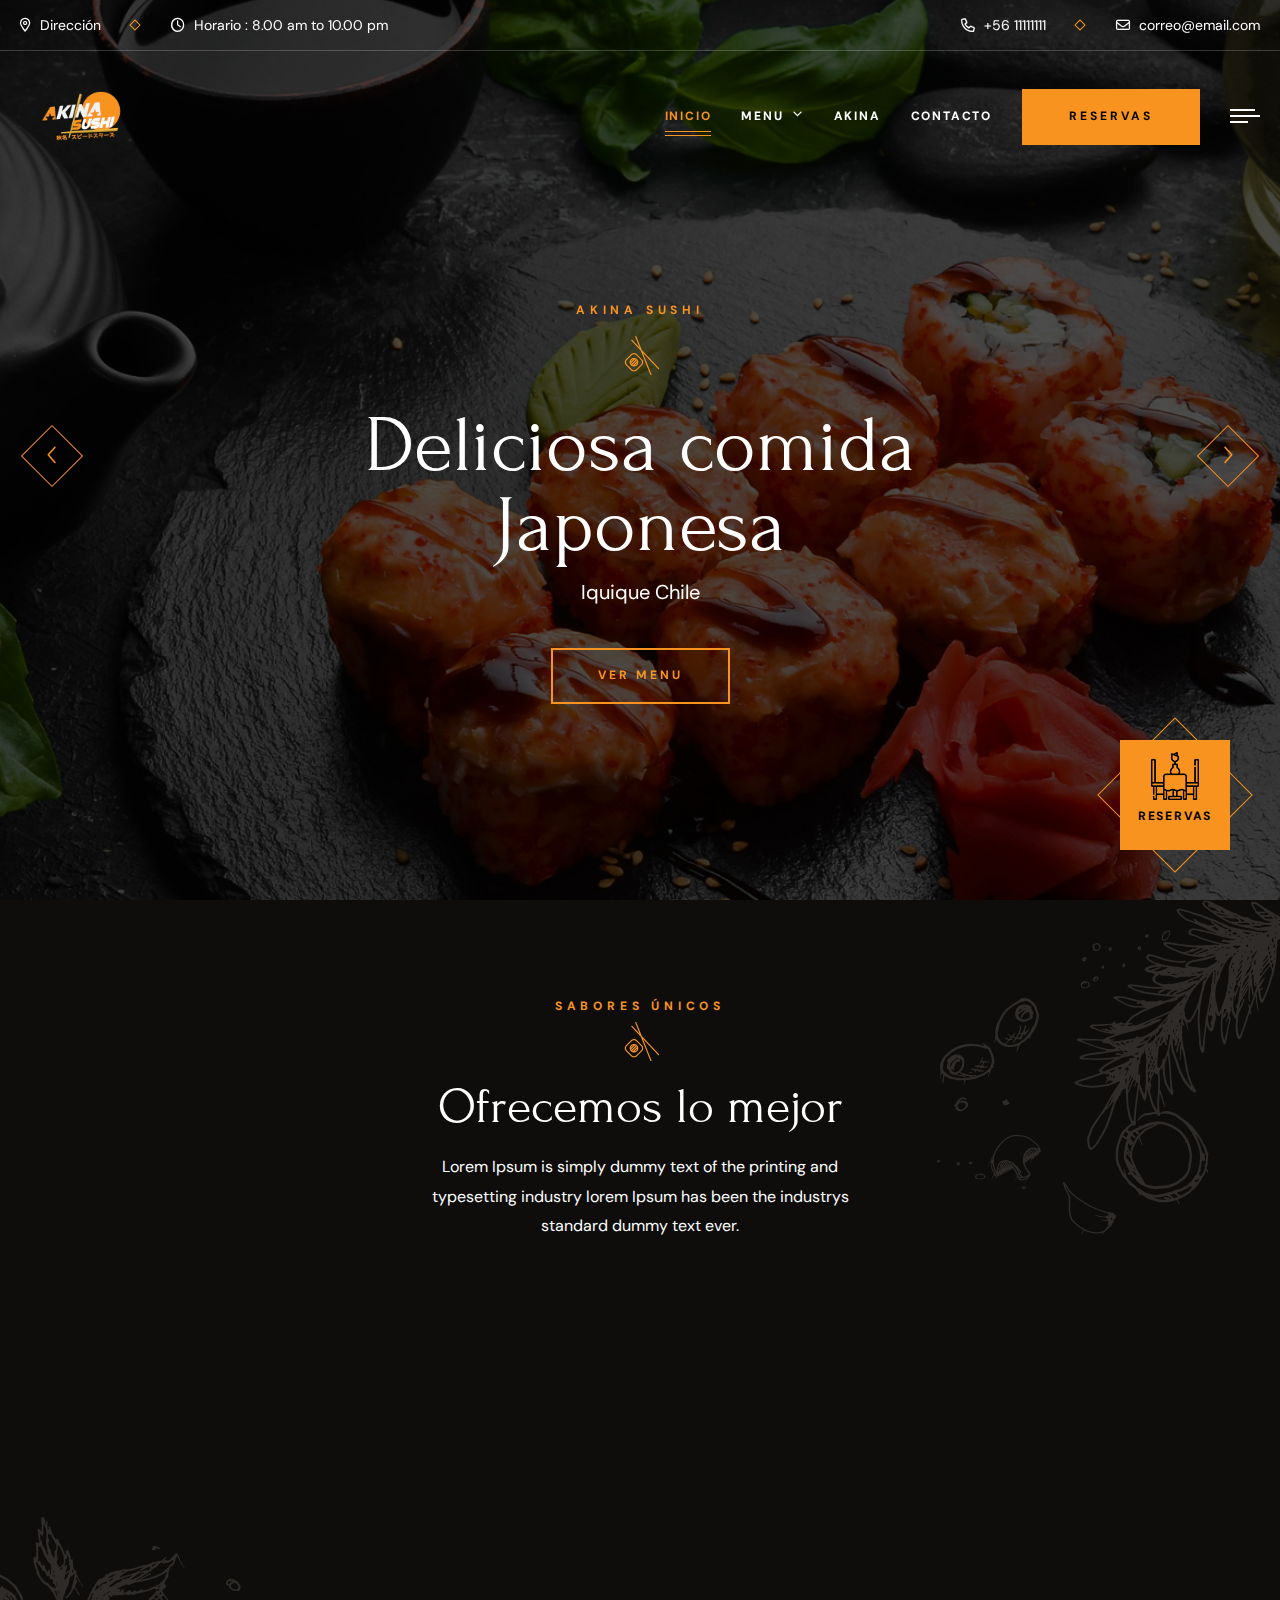
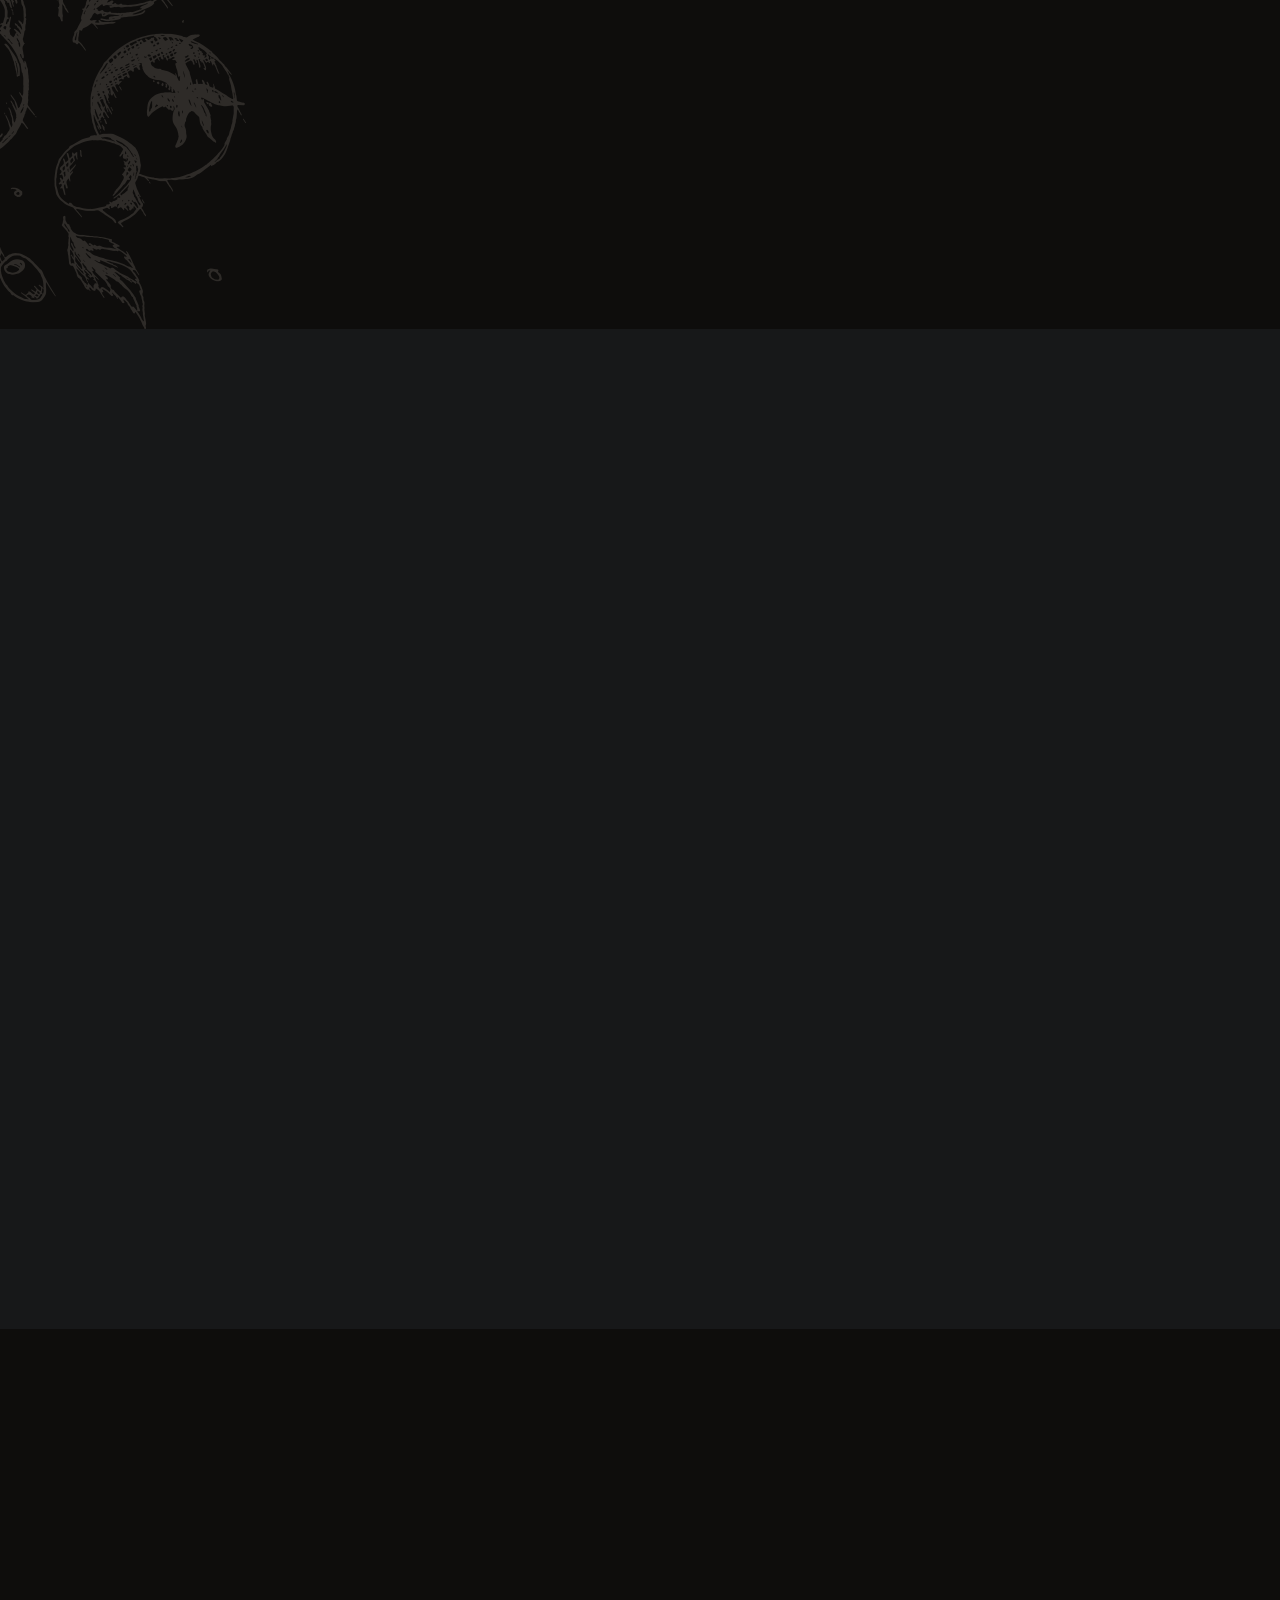
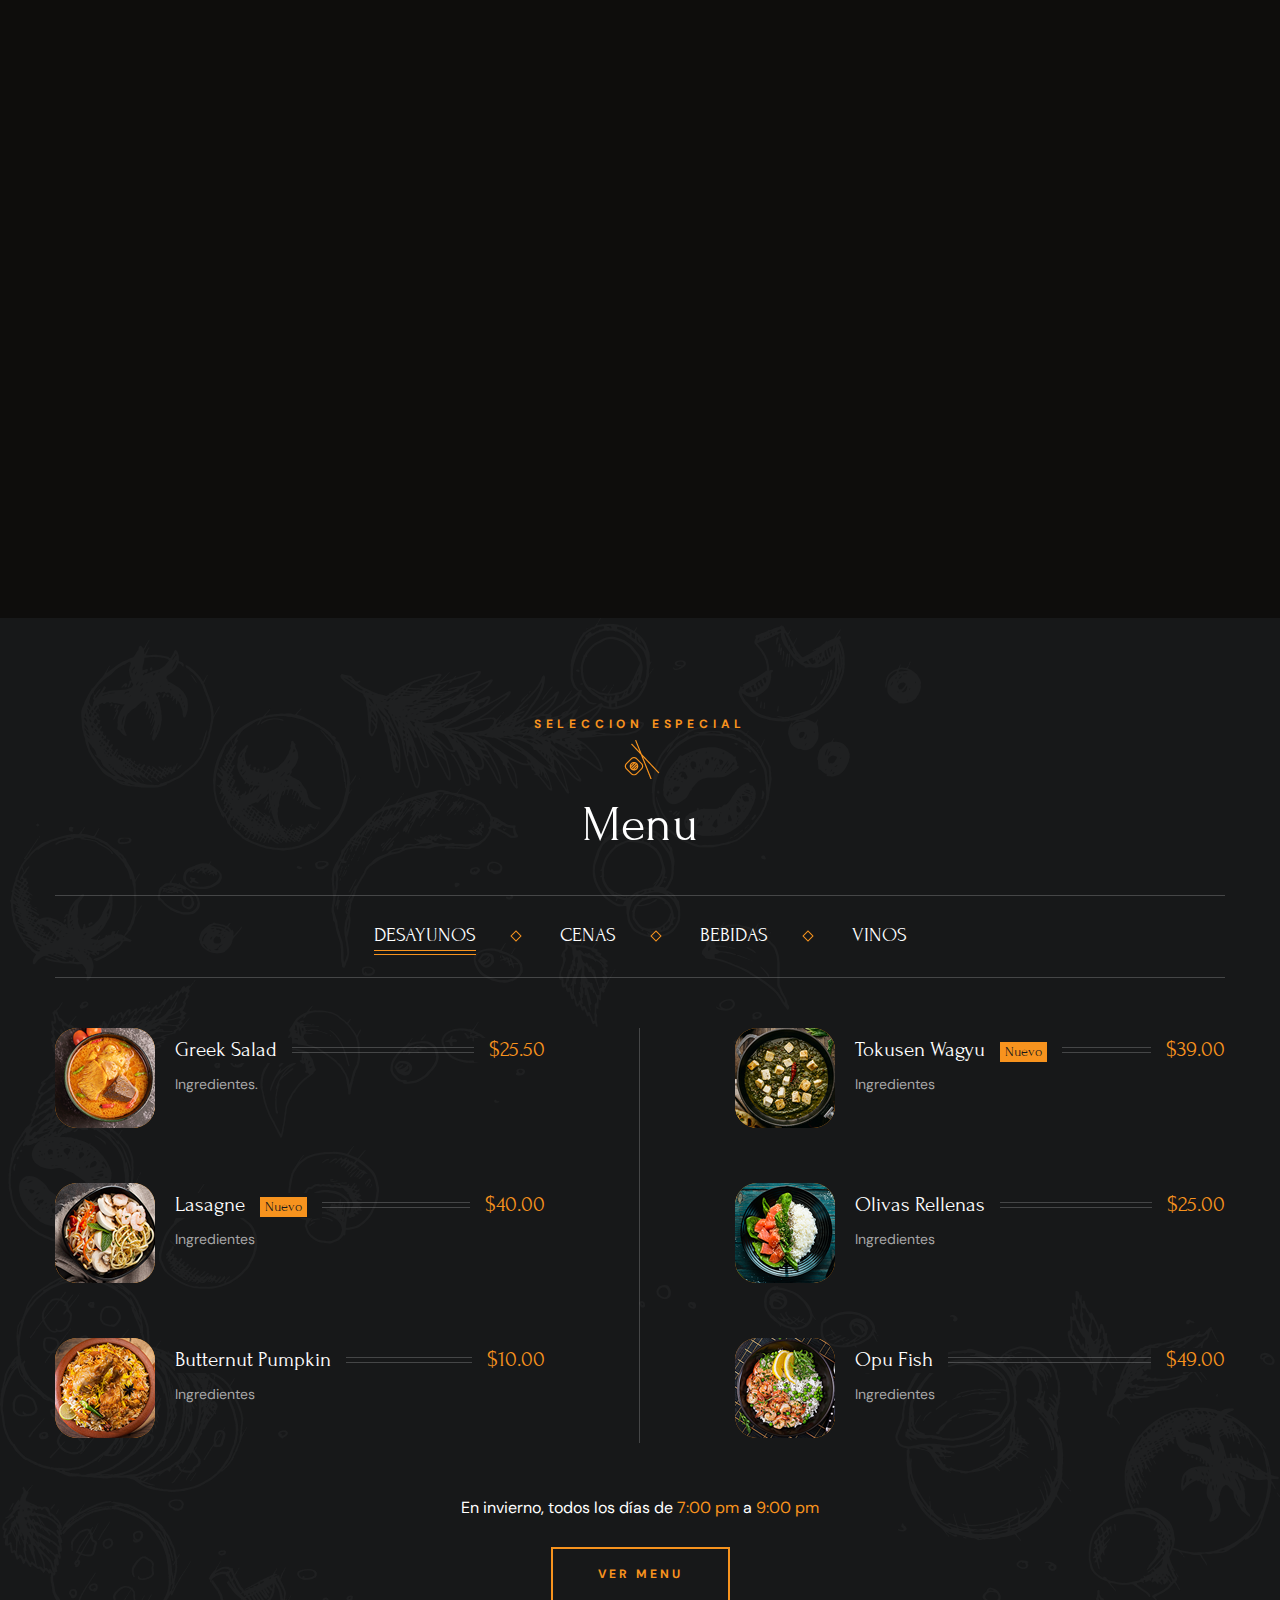
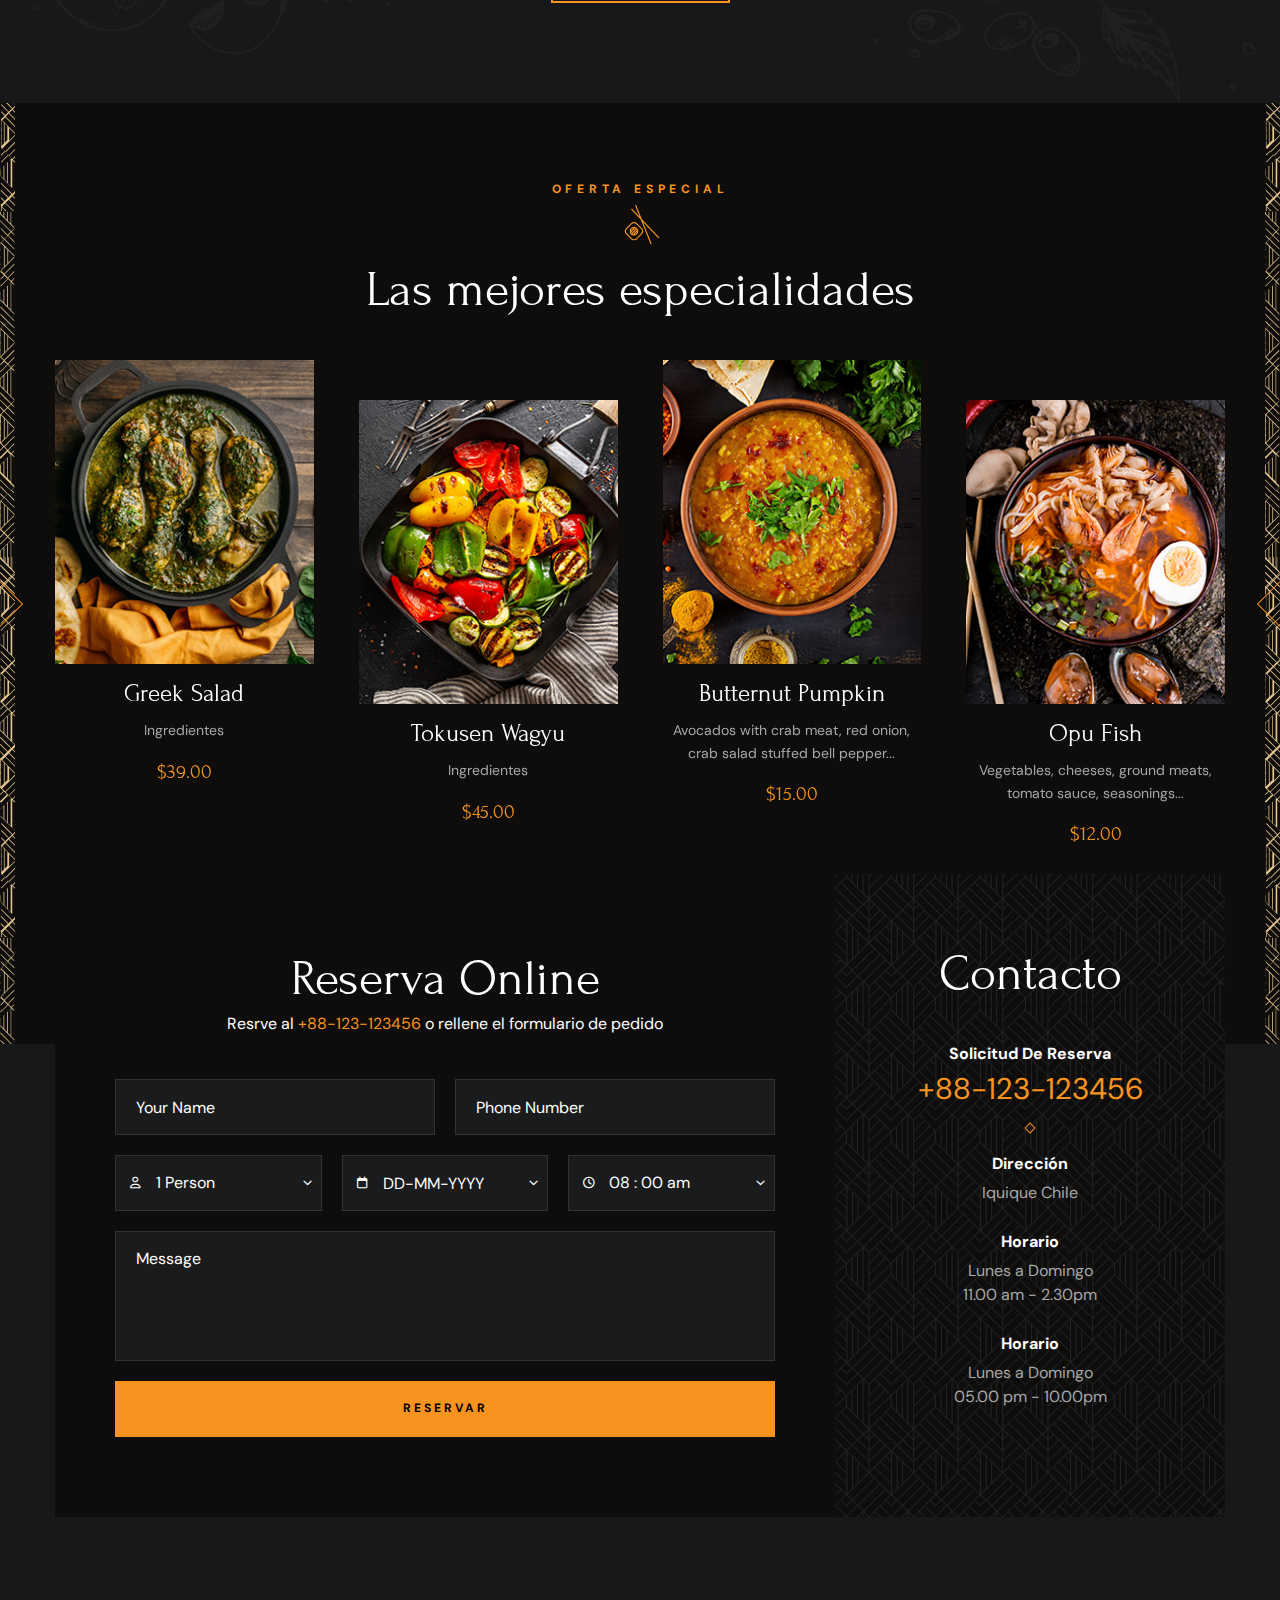
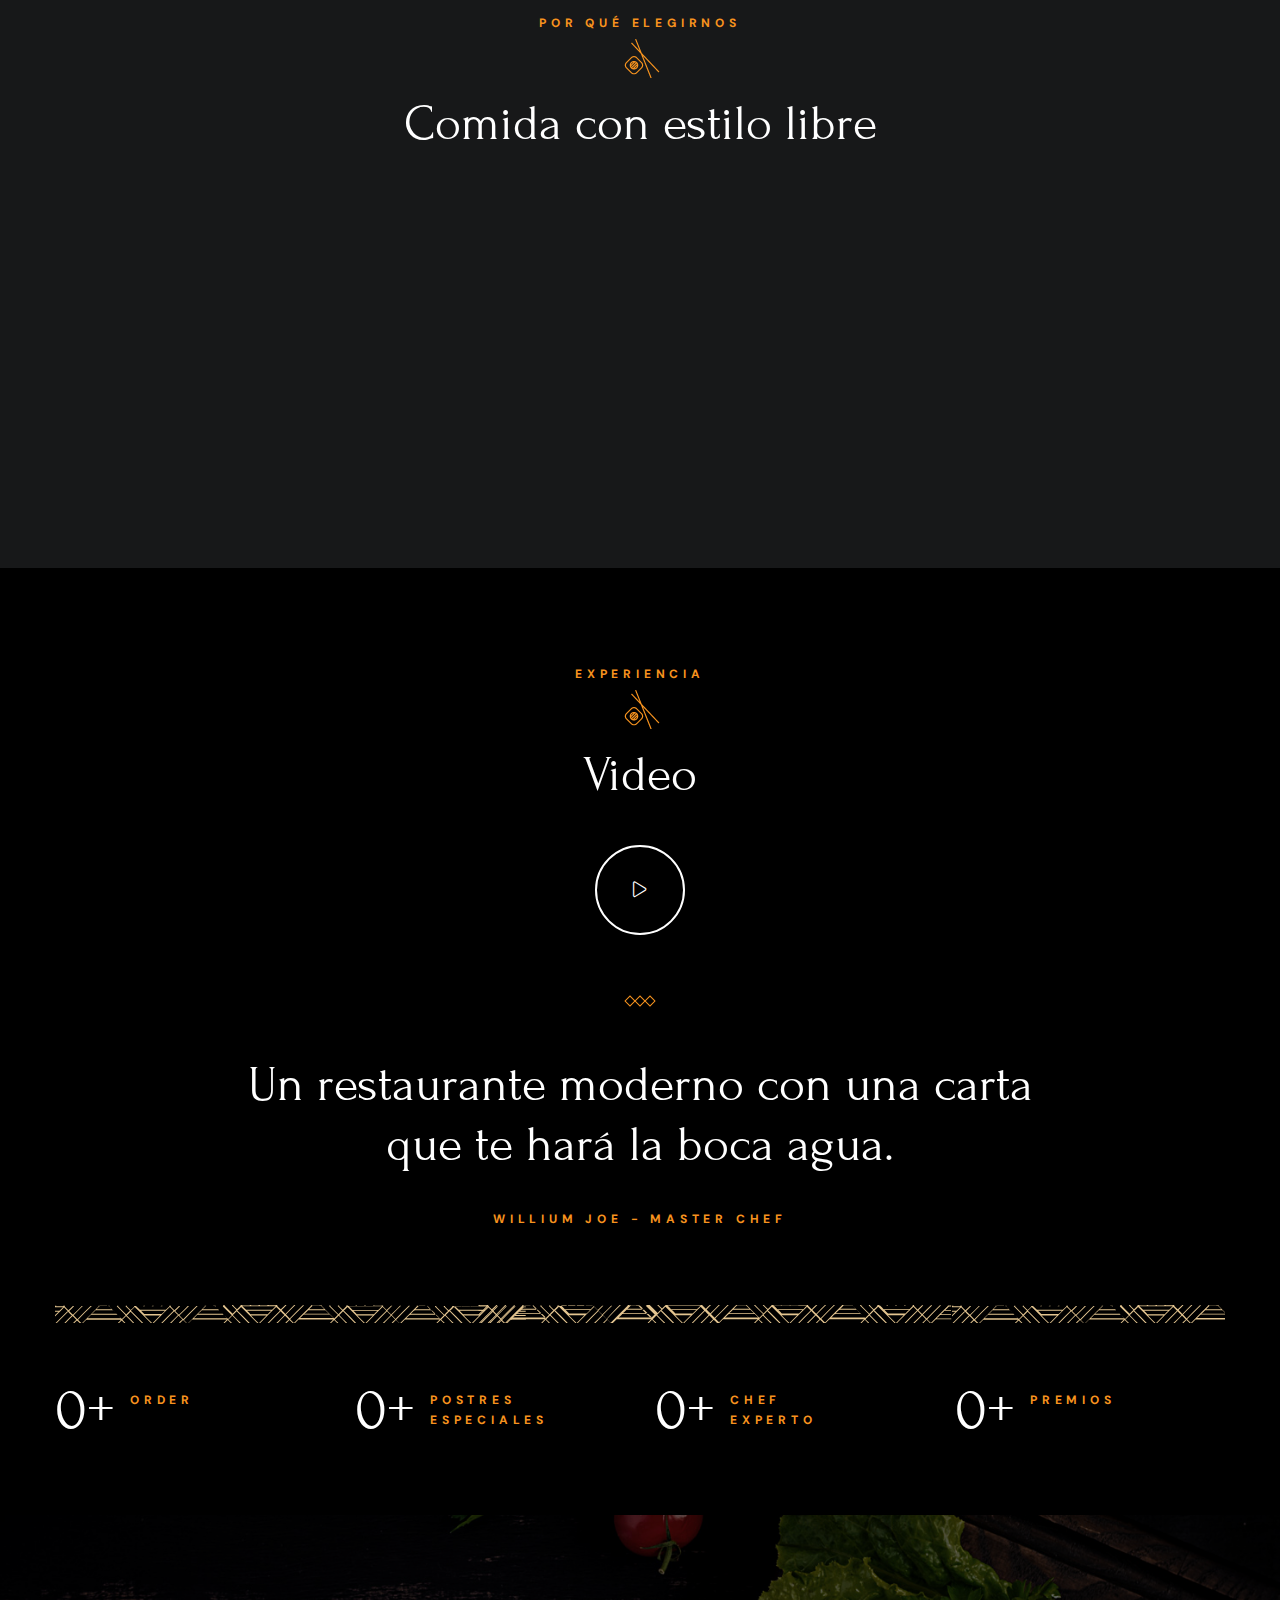
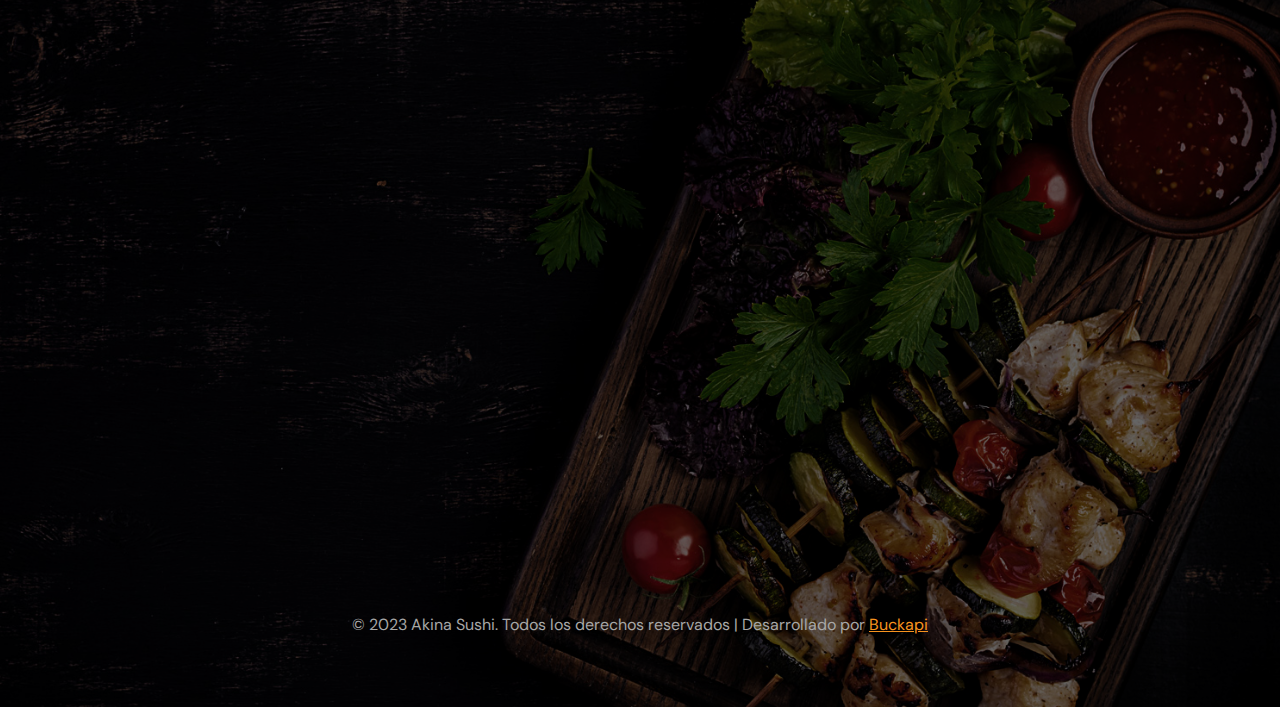
<file: index.html>
<!DOCTYPE html>
<html lang="en">
<head>
<meta charset="utf-8">
<title>Akina sushi</title>
<!-- Stylesheets -->
<link href="css/bootstrap.css" rel="stylesheet">
<link href="css/style.css" rel="stylesheet">
<link rel="shortcut icon" href="images/favicon.png" type="image/x-icon">
<link rel="icon" href="images/favicon.png" type="image/x-icon">
<!-- Responsive -->
<meta http-equiv="X-UA-Compatible" content="IE=edge">
<meta name="viewport" content="width=device-width, initial-scale=1.0, maximum-scale=1.0, user-scalable=0">
<link href="css/responsive.css" rel="stylesheet">
<!--[if lt IE 9]><script src="https://cdnjs.cloudflare.com/ajax/libs/html5shiv/3.7.3/html5shiv.js"></script><![endif]--> 

</head>

<body>
  <div class="page-wrapper"> 
  
   
    
    <!-- Main Header-->
    <header class="main-header header-down">
        <div class="header-top">
            <div class="auto-container">
                <div class="inner clearfix">
                    <div class="top-left clearfix">
                        <ul class="top-info clearfix">
                            <li><i class="icon far fa-map-marker-alt"></i> Dirección</li>
                            <li><i class="icon far fa-clock"></i> Horario : 8.00 am to 10.00 pm</li>
                        </ul>
                    </div>
                    <div class="top-right clearfix">
                        <ul class="top-info clearfix">
                            <li><a href="tel:+11234567890"><i class="icon far fa-phone"></i> +56 11111111</a></li>
                            <li><a href="mailto:correo@email.com"><i class="icon far fa-envelope"></i> correo@email.com</a></li>
                        </ul>
                    </div>
                </div>
            </div>
        </div>
        <!-- Header Upper -->
        <div class="header-upper">        
            <div class="auto-container">
                <!-- Main Box -->
                <div class="main-box clearfix">
                    <!--Logo-->
                    <div class="logo-box">
                         <div class="logo"><a href="index.html" title="Delici - Restaurants HTML Template"><img src="images/logo.png" alt="" title="Delici - Restaurants HTML Template"></a></div>
                    </div>

                    <div class="nav-box clearfix">
                        <!--Nav Outer-->
                        <div class="nav-outer clearfix">         
                            <nav class="main-menu">
                                <ul class="navigation clearfix">
                                    <li class="current"><a href="index.html">Inicio</a>
                                    </li>
                                    <li class="dropdown has-mega-menu"><a href="#">Menu</a>
                                       <!--  <ul>
                                            <li>
                                                <div class="mega-menu">
                                                    <div class="menu-inner">
                                                        <div class="auto-container">
                                                            <div class="row clearfix">
                                                                <div class="menu-block col-lg-3 col-md-6 col-sm-6">
                                                                    <div class="image"><a href="#"><img src="images/resource/menu-image-1.jpg" alt=""></a></div>
                                                                    <div class="title"><a href="#">Menu list 1</a></div>
                                                                </div>
                                                                <div class="menu-block col-lg-3 col-md-6 col-sm-6">
                                                                    <div class="image"><a href="#"><img src="images/resource/menu-image-2.jpg" alt=""></a></div>
                                                                    <div class="title"><a href="#">Menu list 2</a></div>
                                                                </div>
                                                                <div class="menu-block col-lg-3 col-md-6 col-sm-6">
                                                                    <div class="image"><a href="#"><img src="images/resource/menu-image-3.jpg" alt=""></a></div>
                                                                    <div class="title"><a href="#">Menu list 3</a></div>
                                                                </div>
                                                                <div class="menu-block col-lg-3 col-md-6 col-sm-6">
                                                                    <div class="image"><a href="menu-list-4.html"><img src="images/resource/menu-image-4.jpg" alt=""></a></div>
                                                                    <div class="title"><a href="menu-list-4.html">Menu list 4</a></div>
                                                                </div>
                                                            </div>
                                                        </div>
                                                    </div>
                                                </div>
                                            </li>
                                        </ul> -->
                                    </li>
                                    <li><a href="#">Akina</a></li>
                                    
                                    <li><a href="#">Contacto</a></li>
                                </ul>
                            </nav>
                            <!-- Main Menu End-->
                        </div>
                        <!--Nav Outer End-->

                        <div class="links-box clearfix">
                            <div class="link link-btn">
                                <a href="#" class="theme-btn btn-style-one clearfix">
                                    <span class="btn-wrap">
                                        <span class="text-one">Reservas</span>
                                        <span class="text-two">Reservas</span>
                                    </span>
                                </a>
                            </div>
                            <div class="link info-toggler">
                                <button class="info-btn">
                                    <span class="hamburger">
                                        <span class="top-bun"></span>
                                        <span class="meat"></span>
                                        <span class="bottom-bun"></span>
                                    </span>
                                </button>
                            </div>
                        </div>

                        <!-- Hidden Nav Toggler -->
                        <div class="nav-toggler">
                            <button class="hidden-bar-opener">
                                <span class="hamburger">
                                    <span class="top-bun"></span>
                                    <span class="meat"></span>
                                    <span class="bottom-bun"></span>
                                </span>
                            </button>
                        </div>

                    </div>

                </div>
            </div>
        </div>
    </header>
    <!--End Main Header -->
    
    <!--Menu Backdrop-->
    <div class="menu-backdrop"></div>

    <!-- Hidden Navigation Bar -->
    <section class="hidden-bar">
        <!-- Hidden Bar Wrapper -->
        <div class="inner-box">
            <div class="cross-icon hidden-bar-closer"><span class="far fa-close"></span></div>
            <div class="logo-box"><a href="index.html" title="Delici - Restaurants HTML Template"><img src="images/resource/sidebar-logo.png" alt="" title="Delici - Restaurants HTML Template"></a></div>
            
            <!-- .Side-menu -->
            <div class="side-menu">
                 <ul class="navigation clearfix">
                    <li class="current"><a href="index.html">Home</a>
                    </li>
                    <li class="dropdown"><a href="">Menu</a>
                       
                    </li>
                    <li><a href="#">Akina</a></li>
                    <li><a href="#">Contacto</a></li>
                </ul>
            </div><!-- /.Side-menu -->
            
            <h2>Visitanos en </h2>
            <ul class="info">
                <li>Dirección</li>
                <li>Horario: 9.30 am - 2.30pm</li>
                <li><a href="mailto:correo@email.com">correo@email.com</a></li>
            </ul>
            <div class="separator"><span></span></div>
            <div class="booking-info">
                <div class="bk-title">Reservas</div>
                <div class="bk-no"><a href="tel:+88-123-123456">+56 1111111</a></div>
            </div>
        
        </div><!-- / Hidden Bar Wrapper -->
    </section>
    <!-- / Hidden Bar -->

    <!--Info Back Drop-->
    <div class="info-back-drop"></div>
    
    <!-- Hidden Bar -->
    <section class="info-bar">
        <div class="inner-box">
            <div class="cross-icon"><span class="far fa-close"></span></div>
            <div class="logo-box"><a href="index.html" title="Delici - Restaurants HTML Template"><img src="images/resource/sidebar-logo.png" alt="" title="Delici - Restaurants HTML Template"></a></div>
            <div class="image-box"><img src="images/resource/sidebar-image.jpg" alt="" title=""></div>

            <h2>Visitanos en </h2>
            <ul class="info">
                <li>Dirección</li>
                <li>Horario: 9.30 am - 2.30pm</li>
                <li><a href="mailto:correo@email.com">correo@email.com</a></li>
            </ul>
            <div class="separator"><span></span></div>
            <div class="booking-info">
                <div class="bk-title">Reservas</div>
                <div class="bk-no"><a href="tel:+88-123-123456">+56 1111111</a></div>
            </div>
        
        </div>
    </section>
    <!--End Hidden Bar -->

    <!-- Banner Section -->
    <section class="banner-section">
        
        <div class="banner-container">
            <div class="banner-slider">
                <div class="swiper-wrapper">
                    <!--Slide Item-->
                    <div class="swiper-slide slide-item">
                        <div class="image-layer" style="background-image: url(images/main-slider/slider-1.jpg);"></div>
                        <div class="auto-container">
                          <div class="content-box">
                                <div class="content">
                                    <div class="clearfix">
                                        <div class="inner">
                                            <div class="subtitle"><span>Akina Sushi</span></div>
                                            <div class="pattern-image"><img src="images/icons/separator.png" alt="" title=""></div>
                                            <h1><span>Deliciosa comida <br>Japonesa</span></h1>
                                            <div class="text">Iquique Chile</div>
                                            <div class="links-box wow fadeInUp" data-wow-delay="0ms" data-wow-duration="1500ms">
                                                <div class="link">
                                                    <a href="#" class="theme-btn btn-style-two clearfix">
                                                        <span class="btn-wrap">
                                                            <span class="text-one">ver menu</span>
                                                            <span class="text-two">ver menu</span>
                                                        </span>
                                                    </a>
                                                </div>
                                            </div>
                                        </div>
                                        
                                    </div>
                                </div>
                            </div>
                        </div>
                    </div>
                    <!--Slide Item-->
                    <div class="swiper-slide slide-item">
                        <div class="image-layer" style="background-image: url(images/main-slider/slider-2.jpg);"></div>
                        <div class="auto-container">
                          <div class="content-box">
                                <div class="content">
                                    <div class="clearfix">
                                        <div class="inner">
                                            <div class="subtitle"><span>Akina Sushi</span></div>
                                            <div class="pattern-image"><img src="images/icons/separator.png" alt="" title=""></div>
                                            <h1><span>Cenas <br>Bebidas y más</span></h1>
                                            <div class="text">Food</div>
                                            <div class="links-box clearfix">
                                                <div class="link">
                                                    <a href="#" class="theme-btn btn-style-two clearfix">
                                                        <span class="btn-wrap">
                                                            <span class="text-one">Ver menu</span>
                                                            <span class="text-two">Ver menu</span>
                                                        </span>
                                                    </a>
                                                </div>
                                            </div>
                                        </div>
                                        
                                    </div>
                                </div>
                            </div>
                        </div>
                    </div>
                    <!--Slide Item-->
                    <div class="swiper-slide slide-item">
                        <div class="image-layer" style="background-image: url(images/main-slider/slider-3.jpg);"></div>
                        <div class="auto-container">
                          <div class="content-box">
                                <div class="content">
                                    <div class="clearfix">
                                        <div class="inner">
                                            <div class="subtitle"><span>Akina Sushi</span></div>
                                            <div class="pattern-image"><img src="images/icons/separator.png" alt="" title=""></div>
                                            <h1><span>Por amor a la <br>cocina Japonesa</span></h1>
                                            <div class="text">Ven con tu familia y siente la alegría de una comida deliciosa</div>
                                            <div class="links-box clearfix">
                                                <div class="link">
                                                    <a href="#" class="theme-btn btn-style-two clearfix">
                                                        <span class="btn-wrap">
                                                            <span class="text-one">Ver menu</span>
                                                            <span class="text-two">Ver menu</span>
                                                        </span>
                                                    </a>
                                                </div>
                                            </div>
                                        </div>
                                        
                                    </div>
                                </div>
                            </div>
                        </div>
                    </div>
                </div>
                <div class="swiper-button-prev"><span class="fal fa-angle-left"></span></div>
                <div class="swiper-button-next"><span class="fal fa-angle-right"></span></div>
            </div>
        </div>

        <div class="book-btn"><a href="#" class="theme-btn"><span class="icon"><img src="images/resource/book-icon-1.png" alt="" title=""></span><span class="txt">Reservas</span></a></div>
    </section>
    <!--End Banner Section -->

    <!--We Offer Section-->
    <section class="we-offer-section">
        <div class="left-bot-bg"><img src="images/background/bg-1.png" alt="" title=""></div>
        <div class="right-top-bg"><img src="images/background/bg-2.png" alt="" title=""></div>
        <div class="auto-container">
            <div class="title-box centered">
                <div class="subtitle"><span>Sabores únicos</span></div>
                <div class="pattern-image"><img src="images/icons/separator.png" alt="" title=""></div>
                <h2>Ofrecemos lo mejor</h2>
                <div class="text">Lorem Ipsum is simply dummy text of the printing and typesetting industry lorem Ipsum has been the industrys standard dummy text ever.</div>
            </div>
            <div class="row justify-content-center clearfix">
                                <div class="offer-block col-xl-4 col-lg-4 col-md-6 col-sm-12">
                    <div class="inner-box wow fadeInUp" data-wow-duration="1500ms" data-wow-delay="0ms">
                        <div class="image"><a href="#"><img src="images/resource/offer-image-1.jpg" alt=""></a></div>
                        <h3><a href="#">Platos principal</a></h3>
                        <div class="more-link"><a href="#">Ver menu</a></div>
                    </div>
                </div>

                                <div class="offer-block col-xl-4 col-lg-4 col-md-6 col-sm-12">
                    <div class="inner-box wow fadeInUp" data-wow-duration="1500ms" data-wow-delay="300ms">
                        <div class="image"><a href="#"><img src="images/resource/offer-image-2.jpg" alt=""></a></div>
                        <h3><a href="#">Aperitivos</a></h3>
                        <div class="more-link"><a href="#">Ver menu</a></div>
                    </div>
                </div>

                                <div class="offer-block col-xl-4 col-lg-4 col-md-6 col-sm-12">
                    <div class="inner-box wow fadeInUp" data-wow-duration="1500ms" data-wow-delay="600ms">
                        <div class="image"><a href="#"><img src="images/resource/offer-image-3.jpg" alt=""></a></div>
                        <h3><a href="#">Bebidas</a></h3>
                        <div class="more-link"><a href="#">Ver menu</a></div>
                    </div>
                </div>

            </div>
        </div>
    </section>

    <!--Story Section-->
    <section class="story-section">
        <div class="left-bg"><img src="images/background/bg-3.png" alt="" title=""></div>
        <div class="auto-container">
            <div class="row clearfix">
                <!--Col-->
                <div class="text-col col-xl-5 col-lg-5 col-md-12 col-sm-12">
                    <div class="inner wow fadeInLeft" data-wow-duration="1500ms" data-wow-delay="0ms">
                        <div class="title-box centered">
                            <div class="subtitle"><span>Nosotros</span></div>
                            <div class="pattern-image"><img src="images/icons/separator.png" alt="" title=""></div>
                            <h2>Sobre nosotros</h2>
                            <div class="text">Lorem Ipsum is simply dummy text of the printingand typesetting industry lorem Ipsum has been the industrys standard dummy text ever since the when an unknown printer took a galley of type and scrambled it to make a type specimen book It has survived not only five centuries, but also the leap into.</div>
                        </div>
                        <div class="booking-info">
                            <div class="bk-title">Visitanos</div>
                            <div class="bk-no"><a href="tel:+80-400-123456">+56 (400) 123 4567</a></div>
                            
                            <div class="link-box">
                                <a href="#" class="theme-btn btn-style-two clearfix">
                                    <span class="btn-wrap">
                                        <span class="text-one">Más info</span>
                                        <span class="text-two">Más info</span>
                                    </span>
                                </a>
                            </div>
                            
                        </div>
                    </div>
                </div>
                <!--Col-->
                <div class="image-col col-xl-7 col-lg-7 col-md-12 col-sm-12">
                    <div class="inner wow fadeInRight" data-wow-duration="1500ms" data-wow-delay="0ms">
                        <div class="round-stamp"><img src="images/resource/badge-1.png" alt=""></div>
                        <div class="images parallax-scene-1">
                            <div class="image" data-depth="0.15"><img src="images/resource/image-1.jpg" alt=""></div>
                            <div class="image" data-depth="0.30"><img src="images/resource/image-2.jpg" alt=""></div>
                        </div>
                    </div>
                </div>

            </div>
        </div>
    </section>

    <!--Special Dish Section-->
    <section class="special-dish">
        <div class="bottom-image"><img src="images/resource/image-3.png" alt="" title=""></div>
        <div class="outer-container">
            <div class="row clearfix">
                <!--Col-->
                <div class="image-col col-xl-6 col-lg-6 col-md-12 col-sm-12">
                    <div class="inner wow fadeInLeft" data-wow-duration="1500ms" data-wow-delay="0ms">
                        <div class="image-layer" style="background-image: url(images/background/image-1.jpg);"></div>
                        <div class="image"><img src="images/background/image-1.jpg" alt=""></div>
                    </div>
                </div>
                <!--Col-->
                <div class="content-col col-xl-6 col-lg-6 col-md-12 col-sm-12">
                    <div class="right-bg"><img src="images/background/bg-4.png" alt="" title=""></div>
                    <div class="inner wow fadeInRight" data-wow-duration="1500ms" data-wow-delay="0ms">
                        <div class="title-box">
                            <span class="badge-icon"><img src="images/resource/badge-2.png" alt="" title=""></span>
                            <div class="subtitle"><span>PLATO ESPECIAL</span></div>
                            <div class="pattern-image"><img src="images/icons/separator.png" alt="" title=""></div>
                            <h2>Titulo</h2>
                            <div class="text">Lorem Ipsum is simply dummy text of the printingand typesetting industry lorem Ipsum has been the industrys standard dummy text ever since the when an unknown printer took a galley of type.</div>
                        </div>
                        <div class="price"><span class="old">$40.00</span> <span class="new">$20.00</span></div>
                        <div class="link-box">
                            <a href="#" class="theme-btn btn-style-two clearfix">
                                <span class="btn-wrap">
                                    <span class="text-one">Ver menu</span>
                                    <span class="text-two">Ver menu</span>
                                </span>
                            </a>
                        </div>
                    </div>
                </div>

            </div>
        </div>
    </section>

    <!--Menu Section-->
    <section class="menu-section">
        <div class="left-bg"><img src="images/background/bg-5.png" alt="" title=""></div>
        <div class="right-bg"><img src="images/background/bg-6.png" alt="" title=""></div>
        <div class="auto-container">
            <div class="title-box centered">
                <div class="subtitle"><span>Seleccion especial</span></div>
                <div class="pattern-image"><img src="images/icons/separator.png" alt="" title=""></div>
                <h2> Menu</h2>
            </div>

            <div class="tabs-box menu-tabs">
                <div class="buttons">
                    <ul class="tab-buttons clearfix">
                        <li class="tab-btn active-btn" data-tab="#tab-1"><span>Desayunos</span></li>
                        <li class="tab-btn" data-tab="#tab-2"><span>Cenas</span></li>
                        <li class="tab-btn" data-tab="#tab-3"><span>Bebidas</span></li>
                        <li class="tab-btn" data-tab="#tab-4"><span>Vinos</span></li>
                    </ul>
                </div>
                <div class="tabs-content">
                    <!--Tab-->
                    <div class="tab active-tab" id="tab-1">
                        <div class="row clearfix">
                            <div class="menu-col col-lg-6 col-md-12 col-sm-12">
                                <div class="inner">
                                                                        <div class="dish-block">
                                        <div class="inner-box">
                                            <div class="dish-image"><a href="index.html#"><img src="images/resource/menu-image-5.png" alt=""></a></div>
                                            <div class="title clearfix"><div class="ttl clearfix"><h5><a href="index.html#">Greek Salad</a></h5></div><div class="price"><span>$25.50</span></div></div>
                                            <div class="text desc"><a href="index.html#">Ingredientes.</a></div>
                                        </div>
                                    </div>
                                                                        <div class="dish-block">
                                        <div class="inner-box">
                                            <div class="dish-image"><a href="index.html#"><img src="images/resource/menu-image-6.png" alt=""></a></div>
                                            <div class="title clearfix"><div class="ttl clearfix"><h5><a href="index.html#">Lasagne <span class="s-info">Nuevo</span></a></h5></div><div class="price"><span>$40.00</span></div></div>
                                            <div class="text desc"><a href="index.html#">Ingredientes</a></div>
                                        </div>
                                    </div>
                                                                        <div class="dish-block">
                                        <div class="inner-box">
                                            <div class="dish-image"><a href="index.html#"><img src="images/resource/menu-image-7.png" alt=""></a></div>
                                            <div class="title clearfix"><div class="ttl clearfix"><h5><a href="index.html#">Butternut Pumpkin</a></h5></div><div class="price"><span>$10.00</span></div></div>
                                            <div class="text desc"><a href="index.html#">Ingredientes</a></div>
                                        </div>
                                    </div>
                                </div>
                            </div>
                            <div class="menu-col col-lg-6 col-md-12 col-sm-12">
                                <div class="inner">
                                    <!--Block-->
                                    <div class="dish-block">
                                        <div class="inner-box">
                                            <div class="dish-image"><a href="index.html#"><img src="images/resource/menu-image-8.png" alt=""></a></div>
                                            <div class="title clearfix"><div class="ttl clearfix"><h5><a href="index.html#">Tokusen Wagyu <span class="s-info">Nuevo</span></a></h5></div><div class="price"><span>$39.00</span></div></div>
                                            <div class="text desc"><a href="index.html#">Ingredientes</a></div>
                                        </div>
                                    </div>
                                    <!--Block-->
                                    <div class="dish-block">
                                        <div class="inner-box">
                                            <div class="dish-image"><a href="index.html#"><img src="images/resource/menu-image-9.png" alt=""></a></div>
                                            <div class="title clearfix"><div class="ttl clearfix"><h5><a href="index.html#">Olivas Rellenas</a></h5></div><div class="price"><span>$25.00</span></div></div>
                                            <div class="text desc"><a href="index.html#">Ingredientes</a></div>
                                        </div>
                                    </div>
                                    <!--Block-->
                                    <div class="dish-block">
                                        <div class="inner-box">
                                            <div class="dish-image"><a href="index.html#"><img src="images/resource/menu-image-10.png" alt=""></a></div>
                                            <div class="title clearfix"><div class="ttl clearfix"><h5><a href="index.html#">Opu Fish</a></h5></div><div class="price"><span>$49.00</span></div></div>
                                            <div class="text desc"><a href="index.html#">Ingredientes</a></div>
                                        </div>
                                    </div>
                                </div>
                            </div>
                        </div>
                    </div>
                    <!--Tab-->
                    <div class="tab" id="tab-2">
                        <div class="row clearfix">
                            <div class="menu-col col-lg-6 col-md-12 col-sm-12">
                                <div class="inner">
                                    <!--Block-->
                                    <div class="dish-block">
                                        <div class="inner-box">
                                            <div class="dish-image"><a href="index.html#"><img src="images/resource/menu-image-5.png" alt=""></a></div>
                                            <div class="title clearfix"><div class="ttl clearfix"><h5><a href="index.html#">Greek Salad</a></h5></div><div class="price"><span>$25.50</span></div></div>
                                            <div class="text desc"><a href="index.html#">Ingredientes</a></div>
                                        </div>
                                    </div>
                                    <!--Block-->
                                    <div class="dish-block">
                                        <div class="inner-box">
                                            <div class="dish-image"><a href="index.html#"><img src="images/resource/menu-image-6.png" alt=""></a></div>
                                            <div class="title clearfix"><div class="ttl clearfix"><h5><a href="index.html#">Lasagne <span class="s-info">Nuevo</span></a></h5></div><div class="price"><span>$40.00</span></div></div>
                                            <div class="text desc"><a href="index.html#">Ingredientes</a></div>
                                        </div>
                                    </div>
                                    <!--Block-->
                                    <div class="dish-block">
                                        <div class="inner-box">
                                            <div class="dish-image"><a href="index.html#"><img src="images/resource/menu-image-7.png" alt=""></a></div>
                                            <div class="title clearfix"><div class="ttl clearfix"><h5><a href="index.html#">Butternut Pumpkin</a></h5></div><div class="price"><span>$10.00</span></div></div>
                                            <div class="text desc"><a href="index.html#">Ingredientes</a></div>
                                        </div>
                                    </div>
                                </div>
                            </div>
                            <div class="menu-col col-lg-6 col-md-12 col-sm-12">
                                <div class="inner">
                                    <!--Block-->
                                    <div class="dish-block">
                                        <div class="inner-box">
                                            <div class="dish-image"><a href="index.html#"><img src="images/resource/menu-image-8.png" alt=""></a></div>
                                            <div class="title clearfix"><div class="ttl clearfix"><h5><a href="index.html#">Tokusen Wagyu <span class="s-info">Nuevo</span></a></h5></div><div class="price"><span>$39.00</span></div></div>
                                            <div class="text desc"><a href="index.html#">Ingredientes</a></div>
                                        </div>
                                    </div>
                                    <!--Block-->
                                    <div class="dish-block">
                                        <div class="inner-box">
                                            <div class="dish-image"><a href="index.html#"><img src="images/resource/menu-image-9.png" alt=""></a></div>
                                            <div class="title clearfix"><div class="ttl clearfix"><h5><a href="index.html#">Olivas Rellenas</a></h5></div><div class="price"><span>$25.00</span></div></div>
                                            <div class="text desc"><a href="index.html#">Ingredientes.</a></div>
                                        </div>
                                    </div>
                                    <!--Block-->
                                    <div class="dish-block">
                                        <div class="inner-box">
                                            <div class="dish-image"><a href="index.html#"><img src="images/resource/menu-image-10.png" alt=""></a></div>
                                            <div class="title clearfix"><div class="ttl clearfix"><h5><a href="index.html#">Opu Fish</a></h5></div><div class="price"><span>$49.00</span></div></div>
                                            <div class="text desc"><a href="index.html#">Ingredientes</a></div>
                                        </div>
                                    </div>
                                </div>
                            </div>
                        </div>
                    </div>
                    <!--Tab-->
                    <div class="tab" id="tab-3">
                        <div class="row clearfix">
                            <div class="menu-col col-lg-6 col-md-12 col-sm-12">
                                <div class="inner">
                                    <!--Block-->
                                    <div class="dish-block">
                                        <div class="inner-box">
                                            <div class="dish-image"><a href="index.html#"><img src="images/resource/menu-image-5.png" alt=""></a></div>
                                            <div class="title clearfix"><div class="ttl clearfix"><h5><a href="index.html#">Greek Salad</a></h5></div><div class="price"><span>$25.50</span></div></div>
                                            <div class="text desc"><a href="index.html#">Ingredientes.</a></div>
                                        </div>
                                    </div>
                                    <!--Block-->
                                    <div class="dish-block">
                                        <div class="inner-box">
                                            <div class="dish-image"><a href="index.html#"><img src="images/resource/menu-image-6.png" alt=""></a></div>
                                            <div class="title clearfix"><div class="ttl clearfix"><h5><a href="index.html#">Lasagne <span class="s-info">Nuevo</span></a></h5></div><div class="price"><span>$40.00</span></div></div>
                                            <div class="text desc"><a href="index.html#">Ingredientes</a></div>
                                        </div>
                                    </div>
                                    <!--Block-->
                                    <div class="dish-block">
                                        <div class="inner-box">
                                            <div class="dish-image"><a href="index.html#"><img src="images/resource/menu-image-7.png" alt=""></a></div>
                                            <div class="title clearfix"><div class="ttl clearfix"><h5><a href="index.html#">Butternut Pumpkin</a></h5></div><div class="price"><span>$10.00</span></div></div>
                                            <div class="text desc"><a href="index.html#">Ingredientes.</a></div>
                                        </div>
                                    </div>
                                </div>
                            </div>
                            <div class="menu-col col-lg-6 col-md-12 col-sm-12">
                                <div class="inner">
                                    <!--Block-->
                                    <div class="dish-block">
                                        <div class="inner-box">
                                            <div class="dish-image"><a href="index.html#"><img src="images/resource/menu-image-8.png" alt=""></a></div>
                                            <div class="title clearfix"><div class="ttl clearfix"><h5><a href="index.html#">Tokusen Wagyu <span class="s-info">Nuevo</span></a></h5></div><div class="price"><span>$39.00</span></div></div>
                                            <div class="text desc"><a href="index.html#">Ingredientes.</a></div>
                                        </div>
                                    </div>
                                    <!--Block-->
                                    <div class="dish-block">
                                        <div class="inner-box">
                                            <div class="dish-image"><a href="index.html#"><img src="images/resource/menu-image-9.png" alt=""></a></div>
                                            <div class="title clearfix"><div class="ttl clearfix"><h5><a href="index.html#">Olivas Rellenas</a></h5></div><div class="price"><span>$25.00</span></div></div>
                                            <div class="text desc"><a href="index.html#">Ingredientes.</a></div>
                                        </div>
                                    </div>
                                    <!--Block-->
                                    <div class="dish-block">
                                        <div class="inner-box">
                                            <div class="dish-image"><a href="index.html#"><img src="images/resource/menu-image-10.png" alt=""></a></div>
                                            <div class="title clearfix"><div class="ttl clearfix"><h5><a href="index.html#">Opu Fish</a></h5></div><div class="price"><span>$49.00</span></div></div>
                                            <div class="text desc"><a href="index.html#">Ingredientes</a></div>
                                        </div>
                                    </div>
                                </div>
                            </div>
                        </div>
                    </div>
                    <!--Tab-->
                    <div class="tab" id="tab-4">
                        <div class="row clearfix">
                            <div class="menu-col col-lg-6 col-md-12 col-sm-12">
                                <div class="inner">
                                    <!--Block-->
                                    <div class="dish-block">
                                        <div class="inner-box">
                                            <div class="dish-image"><a href="index.html#"><img src="images/resource/menu-image-5.png" alt=""></a></div>
                                            <div class="title clearfix"><div class="ttl clearfix"><h5><a href="index.html#">Greek Salad</a></h5></div><div class="price"><span>$25.50</span></div></div>
                                            <div class="text desc"><a href="index.html#">Ingredientes.</a></div>
                                        </div>
                                    </div>
                                    <!--Block-->
                                    <div class="dish-block">
                                        <div class="inner-box">
                                            <div class="dish-image"><a href="index.html#"><img src="images/resource/menu-image-6.png" alt=""></a></div>
                                            <div class="title clearfix"><div class="ttl clearfix"><h5><a href="index.html#">Lasagne <span class="s-info">SEASONAL</span></a></h5></div><div class="price"><span>$40.00</span></div></div>
                                            <div class="text desc"><a href="index.html#">Ingredientes</a></div>
                                        </div>
                                    </div>
                                    <!--Block-->
                                    <div class="dish-block">
                                        <div class="inner-box">
                                            <div class="dish-image"><a href="index.html#"><img src="images/resource/menu-image-7.png" alt=""></a></div>
                                            <div class="title clearfix"><div class="ttl clearfix"><h5><a href="index.html#">Butternut Pumpkin</a></h5></div><div class="price"><span>$10.00</span></div></div>
                                            <div class="text desc"><a href="index.html#">Typesetting industry lorem Lorem Ipsum is simply dummy text of the priand.</a></div>
                                        </div>
                                    </div>
                                </div>
                            </div>
                            <div class="menu-col col-lg-6 col-md-12 col-sm-12">
                                <div class="inner">
                                    <!--Block-->
                                    <div class="dish-block">
                                        <div class="inner-box">
                                            <div class="dish-image"><a href="index.html#"><img src="images/resource/menu-image-8.png" alt=""></a></div>
                                            <div class="title clearfix"><div class="ttl clearfix"><h5><a href="index.html#">Tokusen Wagyu <span class="s-info">Nuevo</span></a></h5></div><div class="price"><span>$39.00</span></div></div>
                                            <div class="text desc"><a href="index.html#">Ingredientes.</a></div>
                                        </div>
                                    </div>
                                    <!--Block-->
                                    <div class="dish-block">
                                        <div class="inner-box">
                                            <div class="dish-image"><a href="index.html#"><img src="images/resource/menu-image-9.png" alt=""></a></div>
                                            <div class="title clearfix"><div class="ttl clearfix"><h5><a href="index.html#">Olivas Rellenas</a></h5></div><div class="price"><span>$25.00</span></div></div>
                                            <div class="text desc"><a href="index.html#">Ingredientes</a></div>
                                        </div>
                                    </div>
                                    <!--Block-->
                                    <div class="dish-block">
                                        <div class="inner-box">
                                            <div class="dish-image"><a href="index.html#"><img src="images/resource/menu-image-10.png" alt=""></a></div>
                                            <div class="title clearfix"><div class="ttl clearfix"><h5><a href="index.html#">Opu Fish</a></h5></div><div class="price"><span>$49.00</span></div></div>
                                            <div class="text desc"><a href="index.html#">Ingredientes</a></div>
                                        </div>
                                    </div>
                                </div>
                            </div>
                        </div>
                    </div>
                </div>
            </div>

            <div class="open-timing">
                <div class="hours">En invierno, todos los días de <span class="theme_color">7:00 pm</span> a <span class="theme_color">9:00 pm</span></div>
                <div class="link-box">
                    <a href="#" class="theme-btn btn-style-two clearfix">
                        <span class="btn-wrap">
                            <span class="text-one">Ver menu</span>
                            <span class="text-two">Ver menu</span>
                        </span>
                    </a>
                </div>
            </div>
        </div>
    </section>

    <!--Special Offer Section-->
    <section class="special-offer">
        <div class="outer-container">
            <div class="auto-container">
                <div class="title-box centered">
                    <div class="subtitle"><span>Oferta especial</span></div>
                    <div class="pattern-image"><img src="images/icons/separator.png" alt="" title=""></div>
                    <h2>Las mejores especialidades</h2>
                </div>
                <div class="dish-gallery-slider owl-theme owl-carousel">
                    <!--Slide Item-->
                    <div class="offer-block-two">
                        <div class="inner-box">
                            <div class="image"><a href="index.html#"><img src="images/resource/menu-image-11.jpg" alt=""></a></div>
                            <h4><a href="#">Greek Salad</a></h4>
                            <div class="text desc">Ingredientes</div>
                            <div class="price">$39.00</div>
                        </div>
                    </div>

                    <!--Slide Item-->
                    <div class="offer-block-two margin-top">
                        <div class="inner-box">
                            <div class="image"><a href="index.html#"><img src="images/resource/menu-image-12.jpg" alt=""></a></div>
                            <h4><a href="#">Tokusen Wagyu</a></h4>
                            <div class="text desc">Ingredientes</div>
                            <div class="price">$45.00</div>
                        </div>
                    </div>

                    <!--Slide Item-->
                    <div class="offer-block-two">
                        <div class="inner-box">
                            <div class="image"><a href="index.html#"><img src="images/resource/menu-image-13.jpg" alt=""></a></div>
                            <h4><a href="#">Butternut Pumpkin</a></h4>
                            <div class="text desc">Avocados with crab meat, red onion, crab salad stuffed bell pepper...</div>
                            <div class="price">$15.00</div>
                        </div>
                    </div>

                    <!--Slide Item-->
                    <div class="offer-block-two margin-top">
                        <div class="inner-box">
                            <div class="image"><a href="index.html#"><img src="images/resource/menu-image-14.jpg" alt=""></a></div>
                            <h4><a href="menu-list-4.html">Opu Fish</a></h4>
                            <div class="text desc">Vegetables, cheeses, ground meats, tomato sauce, seasonings...</div>
                            <div class="price">$12.00</div>
                        </div>
                    </div>

                    <!--Slide Item-->
                    <div class="offer-block-two">
                        <div class="inner-box">
                            <div class="image"><a href="index.html#"><img src="images/resource/menu-image-11.jpg" alt=""></a></div>
                            <h4><a href="#">Greek Salad</a></h4>
                            <div class="text desc">Ingredientes...</div>
                            <div class="price">$39.00</div>
                        </div>
                    </div>

                    <!--Slide Item-->
                    <div class="offer-block-two margin-top">
                        <div class="inner-box">
                            <div class="image"><a href="index.html#"><img src="images/resource/menu-image-12.jpg" alt=""></a></div>
                            <h4><a href="#">Tokusen Wagyu</a></h4>
                            <div class="text desc">Ingredientes</div>
                            <div class="price">$45.00</div>
                        </div>
                    </div>

                    <!--Slide Item-->
                    <div class="offer-block-two">
                        <div class="inner-box">
                            <div class="image"><a href="index.html#"><img src="images/resource/menu-image-13.jpg" alt=""></a></div>
                            <h4><a href="#">Butternut Pumpkin</a></h4>
                            <div class="text desc">Ingredientes..</div>
                            <div class="price">$15.00</div>
                        </div>
                    </div>

                    <!--Slide Item-->
                    <div class="offer-block-two margin-top">
                        <div class="inner-box">
                            <div class="image"><a href="index.html#"><img src="images/resource/menu-image-14.jpg" alt=""></a></div>
                            <h4><a href="menu-list-4.html">Opu Fish</a></h4>
                            <div class="text desc">Ingredientes..</div>
                            <div class="price">$12.00</div>
                        </div>
                    </div>

                </div>
                
                <div class="lower-link-box text-center">
                    <a href="#" class="theme-btn btn-style-two clearfix">
                        <span class="btn-wrap">
                            <span class="text-one">Ver menu</span>
                            <span class="text-two">Ver menu</span>
                        </span>
                    </a>
                </div>
                
            </div>
        </div>
    </section>

    <!--Testimonials Section-->
   <!--  <section class="testimonials-section">
        <div class="image-layer" style="background-image: url(images/background/image-2.jpg);"></div>
        <div class="auto-container">
            <div class="carousel-box">
                <div class="testi-top owl-theme owl-carousel">
                    <div class="slide-item">
                        <div class="slide-content">
                            <div class="quotes">”</div>
                            <div class="text quote-text">I wanted to thank you for inviting me down for that amazing dinner the other night. The food was extraordinary.</div>
                        </div>
                    </div>
                    <div class="slide-item">
                        <div class="slide-content">
                            <div class="quotes">”</div>
                            <div class="text quote-text">I wanted to thank you for inviting me down for that amazing dinner the other night. The food was extraordinary.</div>
                        </div>
                    </div>
                    <div class="slide-item">
                        <div class="slide-content">
                            <div class="quotes">”</div>
                            <div class="text quote-text">I wanted to thank you for inviting me down for that amazing dinner the other night. The food was extraordinary.</div>
                        </div>
                    </div>
                    <div class="slide-item">
                        <div class="slide-content">
                            <div class="quotes">”</div>
                            <div class="text quote-text">I wanted to thank you for inviting me down for that amazing dinner the other night. The food was extraordinary.</div>
                        </div>
                    </div>
                    <div class="slide-item">
                        <div class="slide-content">
                            <div class="quotes">”</div>
                            <div class="text quote-text">I wanted to thank you for inviting me down for that amazing dinner the other night. The food was extraordinary.</div>
                        </div>
                    </div>
                    <div class="slide-item">
                        <div class="slide-content">
                            <div class="quotes">”</div>
                            <div class="text quote-text">I wanted to thank you for inviting me down for that amazing dinner the other night. The food was extraordinary.</div>
                        </div>
                    </div>
                </div>
                <div class="separator"><span></span><span></span><span></span></div>
                <div class="thumbs-carousel-box">
                    <div class="testi-thumbs owl-theme owl-carousel">
                        <div class="slide-item">
                            <div class="image"><img src="images/resource/author-thumb-1.jpg"  alt=""></div>
                            <div class="auth-title">Sam Jhonson</div>
                        </div>
                        <div class="slide-item">
                            <div class="image"><img src="images/resource/author-thumb-2.jpg"  alt=""></div>
                            <div class="auth-title">Ian Botham</div>
                        </div>
                        <div class="slide-item">
                            <div class="image"><img src="images/resource/author-thumb-3.jpg"  alt=""></div>
                            <div class="auth-title">Dan Bitson</div>
                        </div>
                        <div class="slide-item">
                            <div class="image"><img src="images/resource/author-thumb-1.jpg"  alt=""></div>
                            <div class="auth-title">Sam Jhonson</div>
                        </div>
                        <div class="slide-item">
                            <div class="image"><img src="images/resource/author-thumb-2.jpg"  alt=""></div>
                            <div class="auth-title">Ian Botham</div>
                        </div>
                        <div class="slide-item">
                            <div class="image"><img src="images/resource/author-thumb-3.jpg"  alt=""></div>
                            <div class="auth-title">Dan Bitson</div>
                        </div>
                    </div>
                </div>
            </div>
        </div>
    </section> -->

    <!--Reservation Section-->
    <section class="reserve-section">
        <div class="auto-container">
            <div class="outer-box">
                <div class="row clearfix">
                    <div class="reserv-col col-lg-8 col-md-12 col-sm-12">
                        <div class="inner">
                            <div class="title">
                                <h2>Reserva Online</h2>
                                <div class="request-info">Resrve al <a href="index.html#">+88-123-123456</a> o rellene el formulario de pedido</div>
                            </div>
                            <div class="default-form reservation-form">
                                <form method="post" action="index.html">
                                    <div class="row clearfix">
                                        <div class="form-group col-lg-6 col-md-6 col-sm-12">
                                            <div class="field-inner">
                                                <input type="text" name="fieldname" value="" placeholder="Your Name" required>
                                            </div>
                                        </div>
                                        <div class="form-group col-lg-6 col-md-6 col-sm-12">
                                            <div class="field-inner">
                                                <input type="text" name="fieldname" value="" placeholder="Phone Number" required>
                                            </div>
                                        </div>
                                        <div class="form-group col-lg-4 col-md-6 col-sm-12">
                                            <div class="field-inner">
                                                <span class="alt-icon far fa-user"></span>
                                                <select class="l-icon">
                                                    <option>1 Person</option>
                                                    <option>2 Person</option>
                                                    <option>3 Person</option>
                                                    <option>4 Person</option>
                                                    <option>5 Person</option>
                                                    <option>6 Person</option>
                                                    <option>7 Person</option>
                                                </select>
                                                <span class="arrow-icon far fa-angle-down"></span>
                                            </div>
                                        </div>
                                        <div class="form-group col-lg-4 col-md-6 col-sm-12">
                                            <div class="field-inner">
                                                <span class="alt-icon far fa-calendar"></span>
                                                <input class="l-icon datepicker" type="text" name="fieldname" value="" placeholder="DD-MM-YYYY" required readonly>
                                                <span class="arrow-icon far fa-angle-down"></span>
                                            </div>
                                        </div>
                                        <div class="form-group col-lg-4 col-md-12 col-sm-12">
                                            <div class="field-inner">
                                                <span class="alt-icon far fa-clock"></span>
                                                <select class="l-icon">
                                                    <option>08 : 00 am</option>
                                                    <option>09 : 00 am</option>
                                                    <option>10 : 00 am</option>
                                                    <option>11 : 00 am</option>
                                                    <option>12 : 00 pm</option>
                                                    <option>01 : 00 pm</option>
                                                    <option>02 : 00 pm</option>
                                                    <option>03 : 00 pm</option>
                                                    <option>04 : 00 pm</option>
                                                    <option>05 : 00 pm</option>
                                                    <option>06 : 00 pm</option>
                                                    <option>07 : 00 pm</option>
                                                    <option>08 : 00 pm</option>
                                                    <option>09 : 00 pm</option>
                                                    <option>10 : 00 pm</option>
                                                </select>
                                                <span class="arrow-icon far fa-angle-down"></span>
                                            </div>
                                        </div>
                                        <div class="form-group col-lg-12 col-md-12 col-sm-12">
                                            <div class="field-inner">
                                                <textarea name="fieldname" placeholder="Message" required></textarea>
                                            </div>
                                        </div>
                                        <div class="form-group col-lg-12 col-md-12 col-sm-12">
                                            <div class="field-inner">
                                                
                                                <button type="submit" class="theme-btn btn-style-one clearfix">
                                                    <span class="btn-wrap">
                                                        <span class="text-one">Reservar</span>
                                                        <span class="text-two">Reservar</span>
                                                    </span>
                                                </button>
                                                
                                            </div>
                                        </div>
                                    </div>
                                </form>
                            </div>
                        </div>
                    </div>
                    <div class="info-col col-lg-4 col-md-12 col-sm-12">
                        <div class="inner">
                            <div class="title">
                                <h2>Contacto</h2>
                            </div>
                            <div class="data">
                                <div class="booking-info">
                                    <div class="bk-title">Solicitud de reserva</div>
                                    <div class="bk-no"><a href="tel:+88-123-123456">+88-123-123456</a></div>
                                </div>
                                <div class="separator"><span></span></div>
                                <ul class="info">
                                    <li><strong>Dirección</strong><br>Iquique Chile</li>
                                    <li><strong>Horario</strong><br>Lunes a Domingo <br>11.00 am - 2.30pm</li>
                                    <li><strong>Horario</strong><br>Lunes a Domingo <br>05.00 pm - 10.00pm</li>
                                </ul>
                            </div>
                        </div>
                    </div>
                </div>

            </div>
        </div>
    </section>

    <!--Why Us Section-->
    <section class="why-us">
        <div class="left-bg"><img src="images/background/bg-8.png" alt="" title=""></div>
        <div class="right-bg"><img src="images/background/bg-8.png" alt="" title=""></div>
        <div class="auto-container">
            <div class="title-box centered">
                <div class="subtitle"><span>POR QUÉ ELEGIRNOS</span></div>
                <div class="pattern-image"><img src="images/icons/separator.png" alt="" title=""></div>
                <h2>Comida con estilo libre</h2>
            </div>
            <div class="row clearfix">
                <!--Block-->
                <div class="why-block col-xl-3 col-lg-6 col-md-6 col-sm-12">
                    <div class="inner-box wow fadeInUp" data-wow-duration="1500ms" data-wow-delay="0ms">
                        <div class="icon-box"><img src="images/resource/why-icon-1.png" alt=""></div>
                        <h4>Texto</h4>
                        <div class="text">Lorem Ipsum is simply dummy printing and typesetting.</div>
                    </div>
                </div>

                <!--Block-->
                <div class="why-block col-xl-3 col-lg-6 col-md-6 col-sm-12">
                    <div class="inner-box wow fadeInUp" data-wow-duration="1500ms" data-wow-delay="300ms">
                        <div class="icon-box"><img src="images/resource/why-icon-2.png" alt=""></div>
                        <h4>Texto</h4>
                        <div class="text">Lorem Ipsum is simply dummy printing and typesetting.</div>
                    </div>
                </div>

                <!--Block-->
                <div class="why-block col-xl-3 col-lg-6 col-md-6 col-sm-12">
                    <div class="inner-box wow fadeInUp" data-wow-duration="1500ms" data-wow-delay="600ms">
                        <div class="icon-box"><img src="images/resource/why-icon-3.png" alt=""></div>
                        <h4>Chef</h4>
                        <div class="text">Lorem Ipsum is simply dummy printing and typesetting.</div>
                    </div>
                </div>

                <!--Block-->
                <div class="why-block col-xl-3 col-lg-6 col-md-6 col-sm-12">
                    <div class="inner-box wow fadeInUp" data-wow-duration="1500ms" data-wow-delay="900ms">
                        <div class="icon-box"><img src="images/resource/why-icon-4.png" alt=""></div>
                        <h4>Eventos</h4>
                        <div class="text">Lorem Ipsum is simply dummy printing and typesetting.</div>
                    </div>
                </div>

            </div>
        </div>
    </section>

    <!--Featured Links Section-->
    <!-- <section class="featured-links">
        <div class="outer-container">
            <div class="row clearfix">
                
                <div class="link-block col-xl-4 col-lg-4 col-md-6 col-sm-12">
                    <div class="inner wow fadeInUp" data-wow-duration="1500ms" data-wow-delay="0ms">
                        <div class="text-block">
                            <div class="bl-inner">
                                <div class="content">
                                    <div class="subtitle">Mejor menu</div>
                                    <h3>Platos especiales</h3>
                                    <div class="text">Lorem Ipsum is simply dummy printing.</div>
                                    <div class="link"><a href="#" class="theme-btn"><span>Ver Menu</span></a></div>
                                </div>
                            </div>
                        </div>
                        <div class="image-box">
                            <div class="image-layer" style="background-image: url(images/resource/featured-1.jpg);"></div>
                            <div class="image"><img src="images/resource/featured-1.jpg" alt=""></div>
                        </div>
                    </div>
                </div>

                
                <div class="link-block alternate col-xl-4 col-lg-4 col-md-6 col-sm-12">
                    <div class="inner wow fadeInUp" data-wow-duration="1500ms" data-wow-delay="300ms">
                        <div class="image-box">
                            <div class="image-layer" style="background-image: url(images/resource/featured-2.jpg);"></div>
                            <div class="image"><img src="images/resource/featured-2.jpg" alt=""></div>
                        </div>
                        <div class="text-block">
                            <div class="bl-inner">
                                <div class="content">
                                    <div class="subtitle">Proximos</div>
                                    <h3>Eventos</h3>
                                    <div class="text">Simply dummy printing and setting.</div>
                                    <div class="link"><a href="#" class="theme-btn"><span>join event</span></a></div>
                                </div>
                            </div>
                        </div>
                    </div>
                </div>

                
                <div class="link-block col-xl-4 col-lg-4 col-md-12 col-sm-12">
                    <div class="inner wow fadeInUp" data-wow-duration="1500ms" data-wow-delay="600ms">
                        <div class="text-block">
                            <div class="bl-inner">
                                <div class="content">
                                    <div class="subtitle">selected</div>
                                    <h3>Chef Choice</h3>
                                    <div class="text">Dummy printing lorem Ipsum simply.</div>
                                    <div class="link"><a href="#" class="theme-btn"><span>Ver Menu</span></a></div>
                                </div>
                            </div>
                        </div>
                        <div class="image-box">
                            <div class="image-layer" style="background-image: url(images/resource/featured-3.jpg);"></div>
                            <div class="image"><img src="images/resource/featured-3.jpg" alt=""></div>
                        </div>
                    </div>
                </div>

            </div>
        </div>
    </section> -->

    <!--Team Section-->
    <!-- <section class="team-section">
        <div class="left-bg"><img src="images/background/bg-21.png" alt="" title=""></div>
        <div class="right-bg"><img src="images/background/bg-9.png" alt="" title=""></div>
        <div class="auto-container">
            <div class="title-box centered">
                <div class="subtitle"><span>experienced team</span></div>
                <div class="pattern-image"><img src="images/icons/separator.png" alt="" title=""></div>
                <h2>Meet Our Chef</h2>
            </div>
            <div class="row justify-content-center clearfix">
                
                <div class="team-block col-lg-4 col-md-6 col-sm-12">
                    <div class="inner-box wow fadeInUp" data-wow-duration="1500ms" data-wow-delay="0ms">
                        <div class="image">
                            <img src="images/resource/team-1.jpg" alt="">
                            <div class="overlay-box">
                                <div class="overlay-inner">
                                   
                                    <ul class="social-box">
                                        <li><a href="https://www.facebook.com/" class="fab fa-facebook-f"></a></li>
                                        <li><a href="https://www.twitter.com/" class="fab fa-twitter"></a></li>
                                        <li><a href="https://dribbble.com/" class="fab fa-dribbble"></a></li>
                                        <li><a href="https://www.linkedin.com/" class="fab fa-linkedin"></a></li>
                                    </ul>
                                </div>
                            </div>
                        </div>
                        <h3><a href="https://kalanidhithemes.com/live-preview/landing-page/delici/all-demo/Delici-Defoult/menu-list.html">Willium Joe</a></h3>
                        <div class="designation">Master chef</div>
                        <div class="text desc">Lorem Ipsum is simply dummy printing and typeset industry lorem Ipsum has been the industrys.</div>
                    </div>
                </div>

                
                <div class="team-block col-lg-4 col-md-6 col-sm-12">
                    <div class="inner-box wow fadeInUp" data-wow-duration="1500ms" data-wow-delay="300ms">
                        <div class="image">
                            <img src="images/resource/team-2.jpg" alt="">
                            <div class="overlay-box">
                                <div class="overlay-inner">
                                   
                                    <ul class="social-box">
                                        <li><a href="https://www.facebook.com/" class="fab fa-facebook-f"></a></li>
                                        <li><a href="https://www.twitter.com/" class="fab fa-twitter"></a></li>
                                        <li><a href="https://dribbble.com/" class="fab fa-dribbble"></a></li>
                                        <li><a href="https://www.linkedin.com/" class="fab fa-linkedin"></a></li>
                                    </ul>
                                </div>
                            </div>
                        </div>
                        <h3><a href="https://kalanidhithemes.com/live-preview/landing-page/delici/all-demo/Delici-Defoult/menu-list.html">Steave Den</a></h3>
                        <div class="designation">Master chef</div>
                        <div class="text desc">Lorem Ipsum is simply dummy printing and typeset industry lorem Ipsum has been the industrys.</div>
                    </div>
                </div>

                
                <div class="team-block col-lg-4 col-md-6 col-sm-12">
                    <div class="inner-box wow fadeInUp" data-wow-duration="1500ms" data-wow-delay="600ms">
                        <div class="image">
                            <img src="images/resource/team-3.jpg" alt="">
                            <div class="overlay-box">
                                <div class="overlay-inner">
                                   
                                    <ul class="social-box">
                                        <li><a href="https://www.facebook.com/" class="fab fa-facebook-f"></a></li>
                                        <li><a href="https://www.twitter.com/" class="fab fa-twitter"></a></li>
                                        <li><a href="https://dribbble.com/" class="fab fa-dribbble"></a></li>
                                        <li><a href="https://www.linkedin.com/" class="fab fa-linkedin"></a></li>
                                    </ul>
                                </div>
                            </div>
                        </div>
                        <h3><a href="https://kalanidhithemes.com/live-preview/landing-page/delici/all-demo/Delici-Defoult/menu-list.html">Lily Sopy</a></h3>
                        <div class="designation">Master chef</div>
                        <div class="text desc">Lorem Ipsum is simply dummy printing and typeset industry lorem Ipsum has been the industrys.</div>
                    </div>
                </div>

            </div>
        </div>
    </section> -->

    <!--Intro Section-->
    <section class="intro-section">
        <div class="image-layer" style="background-image: url(images/background/image-3.jpg);"></div>
        <div class="auto-container">
            <div class="content-box">
                <div class="title-box centered">
                    <div class="subtitle"><span>Experiencia</span></div>
                    <div class="pattern-image"><img src="images/icons/separator.png" alt="" title=""></div>
                    <h2>Video</h2>
                </div>
                <div class="play-btn"><a href="https://www.youtube.com/watch?v=ZETY_l3GVQg&autoplay=1" class="lightbox-image theme-btn"><span class="icon fal fa-play"><i class="ripple"></i></span></a></div>
                <div class="separator"><span></span><span></span><span></span></div>
                <h3>Un restaurante moderno con una carta que te hará la boca agua.</h3>
                <div class="auth-title">Willium Joe - Master chef</div>
            </div>

            <div class="fact-counter">
                <div class="row clearfix">
                    <div class="fact-block col-lg-3 col-md-6 col-sm-12">
                        <div class="inner clearfix">
                            <div class="fact-count"><div class="count-box"><span class="count-text" data-stop="150" data-speed="2000">0</span><i>+</i></div></div>
                            <div class="fact-title">Order</div>
                        </div>
                    </div>
                    <div class="fact-block col-lg-3 col-md-6 col-sm-12">
                        <div class="inner clearfix">
                            <div class="fact-count"><div class="count-box"><span class="count-text" data-stop="82" data-speed="1500">0</span><i>+</i></div></div>
                            <div class="fact-title">Postres <br>especiales</div>
                        </div>
                    </div>
                    <div class="fact-block col-lg-3 col-md-6 col-sm-12">
                        <div class="inner clearfix">
                            <div class="fact-count"><div class="count-box"><span class="count-text" data-stop="35" data-speed="1000">0</span><i>+</i></div></div>
                            <div class="fact-title">Chef <br>Experto</div>
                        </div>
                    </div>
                    <div class="fact-block col-lg-3 col-md-6 col-sm-12">
                        <div class="inner clearfix">
                            <div class="fact-count"><div class="count-box"><span class="count-text" data-stop="10" data-speed="1000">0</span><i>+</i></div></div>
                            <div class="fact-title">Premios </div>
                        </div>
                    </div>
                </div>
            </div>

        </div>
    </section>

    <!--Recnt Updates Section-->
    <!-- <section class="news-section">
        <div class="auto-container">
            <div class="title-box centered">
                <div class="subtitle"><span>recent updates</span></div>
                <div class="pattern-image"><img src="images/icons/separator.png" alt="" title=""></div>
                <h2>Upcoming Event</h2>
            </div>
            <div class="row justify-content-center clearfix">
                
                <div class="news-block col-lg-4 col-md-6 col-sm-12">
                    <div class="inner-box wow fadeInUp" data-wow-duration="1500ms" data-wow-delay="0ms">
                        <div class="image-box">
                            <div class="date"><span>15/09/2022</span></div>
                            <div class="image"><a href="index.html#"><img src="images/resource/news-2.jpg" alt=""></a></div>
                            <div class="over-content">
                                <div class="cat">Food, flavour</div>
                                <h4><a href="https://kalanidhithemes.com/live-preview/landing-page/delici/all-demo/Delici-Defoult/menu-list.html">Flavour so good you’ll try to eat with your eyes.</a></h4>
                            </div>
                        </div>
                    </div>
                </div>

                
                <div class="news-block col-lg-4 col-md-6 col-sm-12">
                    <div class="inner-box wow fadeInUp" data-wow-duration="1500ms" data-wow-delay="300ms">
                        <div class="image-box">
                            <div class="date"><span>08/09/2022</span></div>
                            <div class="image"><a href="index.html#"><img src="images/resource/news-1.jpg" alt=""></a></div>
                            <div class="over-content">
                                <div class="cat">healthy food</div>
                                <h4><a href="https://kalanidhithemes.com/live-preview/landing-page/delici/all-demo/Delici-Defoult/menu-list.html">Flavour so good you’ll try to eat with your eyes.</a></h4>
                            </div>
                        </div>
                    </div>
                </div>

                                <div class="news-block col-lg-4 col-md-6 col-sm-12">
                    <div class="inner-box wow fadeInUp" data-wow-duration="1500ms" data-wow-delay="600ms">
                        <div class="image-box">
                            <div class="date"><span>03/09/2022</span></div>
                            <div class="image"><a href="index.html#"><img src="images/resource/news-3.jpg" alt=""></a></div>
                            <div class="over-content">
                                <div class="cat">recipie</div>
                                <h4><a href="https://kalanidhithemes.com/live-preview/landing-page/delici/all-demo/Delici-Defoult/menu-list.html">Flavour so good you’ll try to eat with your eyes.</a></h4>
                            </div>
                        </div>
                    </div>
                </div>

            </div>
            
            <div class="lower-link-box text-center">
                <a href="index.html#" class="theme-btn btn-style-two clearfix">
                    <span class="btn-wrap">
                        <span class="text-one">view our blog</span>
                        <span class="text-two">view our blog</span>
                    </span>
                </a>
            </div>
            
        </div>
    </section>
 -->
    <!--Main Footer-->
    <footer class="main-footer">
        <div class="image-layer" style="background-image: url(images/background/image-4.jpg);"></div>
        <div class="upper-section">
            <div class="auto-container">
                <div class="row clearfix">
                    <!--Footer Col-->
                    <div class="footer-col info-col col-lg-6 col-md-12 col-sm-12">
                        <div class="inner wow fadeInUp" data-wow-delay="0ms" data-wow-duration="1500ms">
                            <div class="content">
                                <div class="logo"><a href="index.html" title="Delici - Restaurants HTML Template"><img src="images/logo.png" alt="" title="Delici - Restaurants HTML Template"></a></div>
                                <div class="info">
                                    <ul>
                                        <li>Iquique Chile</li>
                                        <li><a href="mailto:akina@email.com">akina@email.com</a></li>
                                        <li><a href="tel:+88-123-123456">Reservas : +56-123-123456</a></li>
                                        <li>Abierto : 09:00 am - 01:00 pm</li>
                                    </ul>
                                </div>
                                <div class="separator"><span></span><span></span><span></span></div>
                                <!-- <div class="newsletter">
                                    <h3>Get News & Offers</h3>
                                    <div class="text">Subscribe us & Get <span>25% Off.</span></div>
                                    <div class="newsletter-form">
                                        <form method="post" action="index.html">
                                            <div class="form-group">
                                                <span class="alt-icon far fa-envelope"></span>
                                                <input type="email" name="email" value="" placeholder="Your email" required>
                                                <button type="submit" class="theme-btn btn-style-one clearfix">
                                                    <span class="btn-wrap">
                                                        <span class="text-one">subscribe</span>
                                                        <span class="text-two">subscribe</span>
                                                    </span>
                                                </button>
                                            </div>
                                        </form>
                                    </div>
                                </div> -->
                            </div>
                        </div>
                    </div>
                    <!--Footer Col-->
                    <div class="footer-col links-col col-lg-3 col-md-6 col-sm-12">
                        <div class="inner wow fadeInLeft" data-wow-delay="0ms" data-wow-duration="1500ms">
                            <ul class="links">
                                <li><a href="#">Inicio</a></li>
                                <li><a href="#">Menu</a></li>
                                <li><a href="#">Akina</a></li>
                            </ul>
                        </div>
                    </div>
                    <!--Footer Col-->
                    <div class="footer-col links-col last col-lg-3 col-md-6 col-sm-12">
                        <div class="inner wow fadeInRight" data-wow-delay="0ms" data-wow-duration="1500ms">
                            <ul class="links">
                                <li><a href="index.html#">facebook</a></li>
                                <li><a href="index.html#">instagram</a></li>
                                <li><a href="index.html#">Twitter</a></li>
                                <li><a href="index.html#">Youtube</a></li>
                                <li><a href="index.html#">Google map</a></li>
                            </ul>
                        </div>
                    </div>
                </div>
            </div>
        </div>
        <div class="footer-bottom">
            <div class="auto-container">
                <div class="copyright">&copy; 2023  Akina Sushi. Todos los derechos reservados  |  Desarrollado por <a href="https://www.buckapi.us" target="blank">Buckapi</a></div>
            </div>
        </div>
    </footer>

</div>
<!--End pagewrapper--> 

<!--Scroll to top-->
<div class="scroll-to-top scroll-to-target" data-target="html"><span class="icon fa fa-angle-up"></span></div>

<script src="js/jquery.js"></script>
<script src="js/popper.min.js"></script>
<script src="js/bootstrap.min.js"></script>
<script src="js/jquery-ui.js"></script>
<script src="js/jquery.fancybox.js"></script>
<script src="js/swiper.js"></script>
<script src="js/owl.js"></script>
<script src="js/appear.js"></script>
<script src="js/wow.js"></script>
<script src="js/parallax.min.js"></script>
<script src="js/custom-script.js"></script>
</body>
</html>
</file>
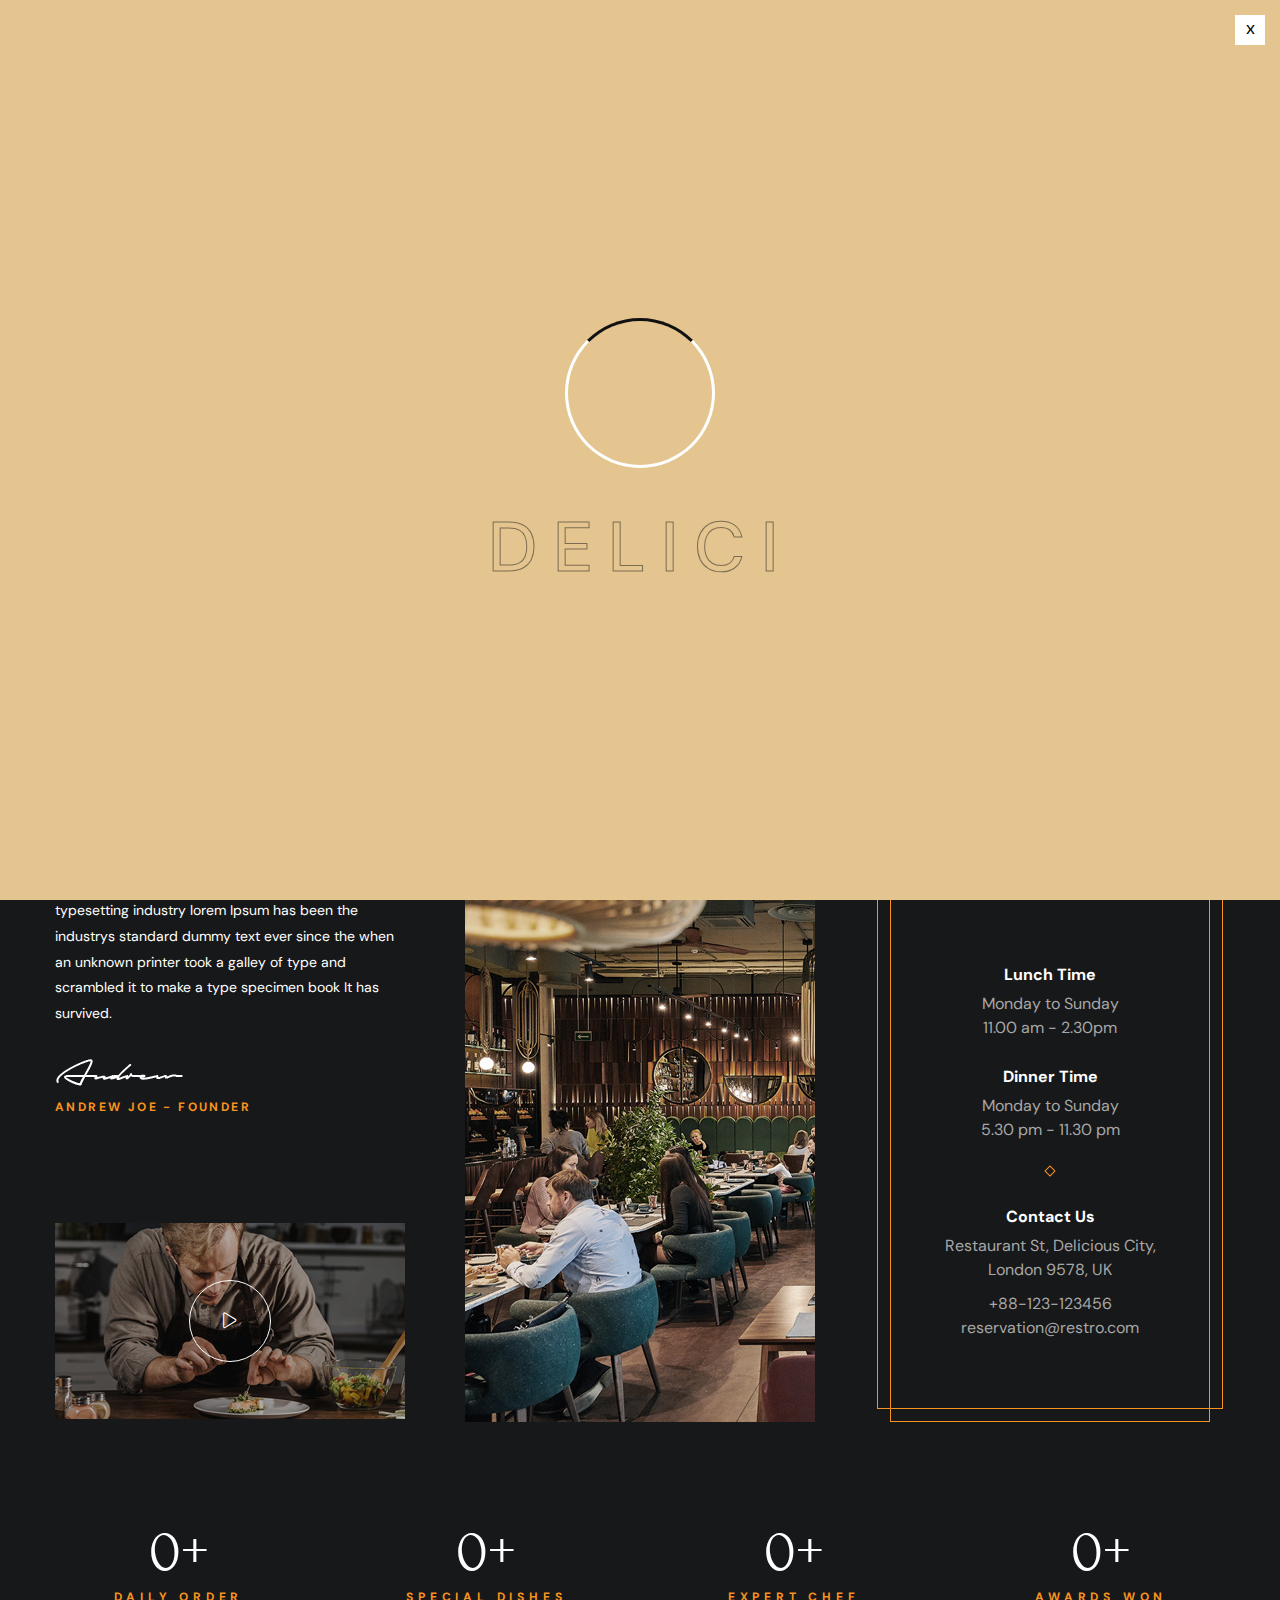
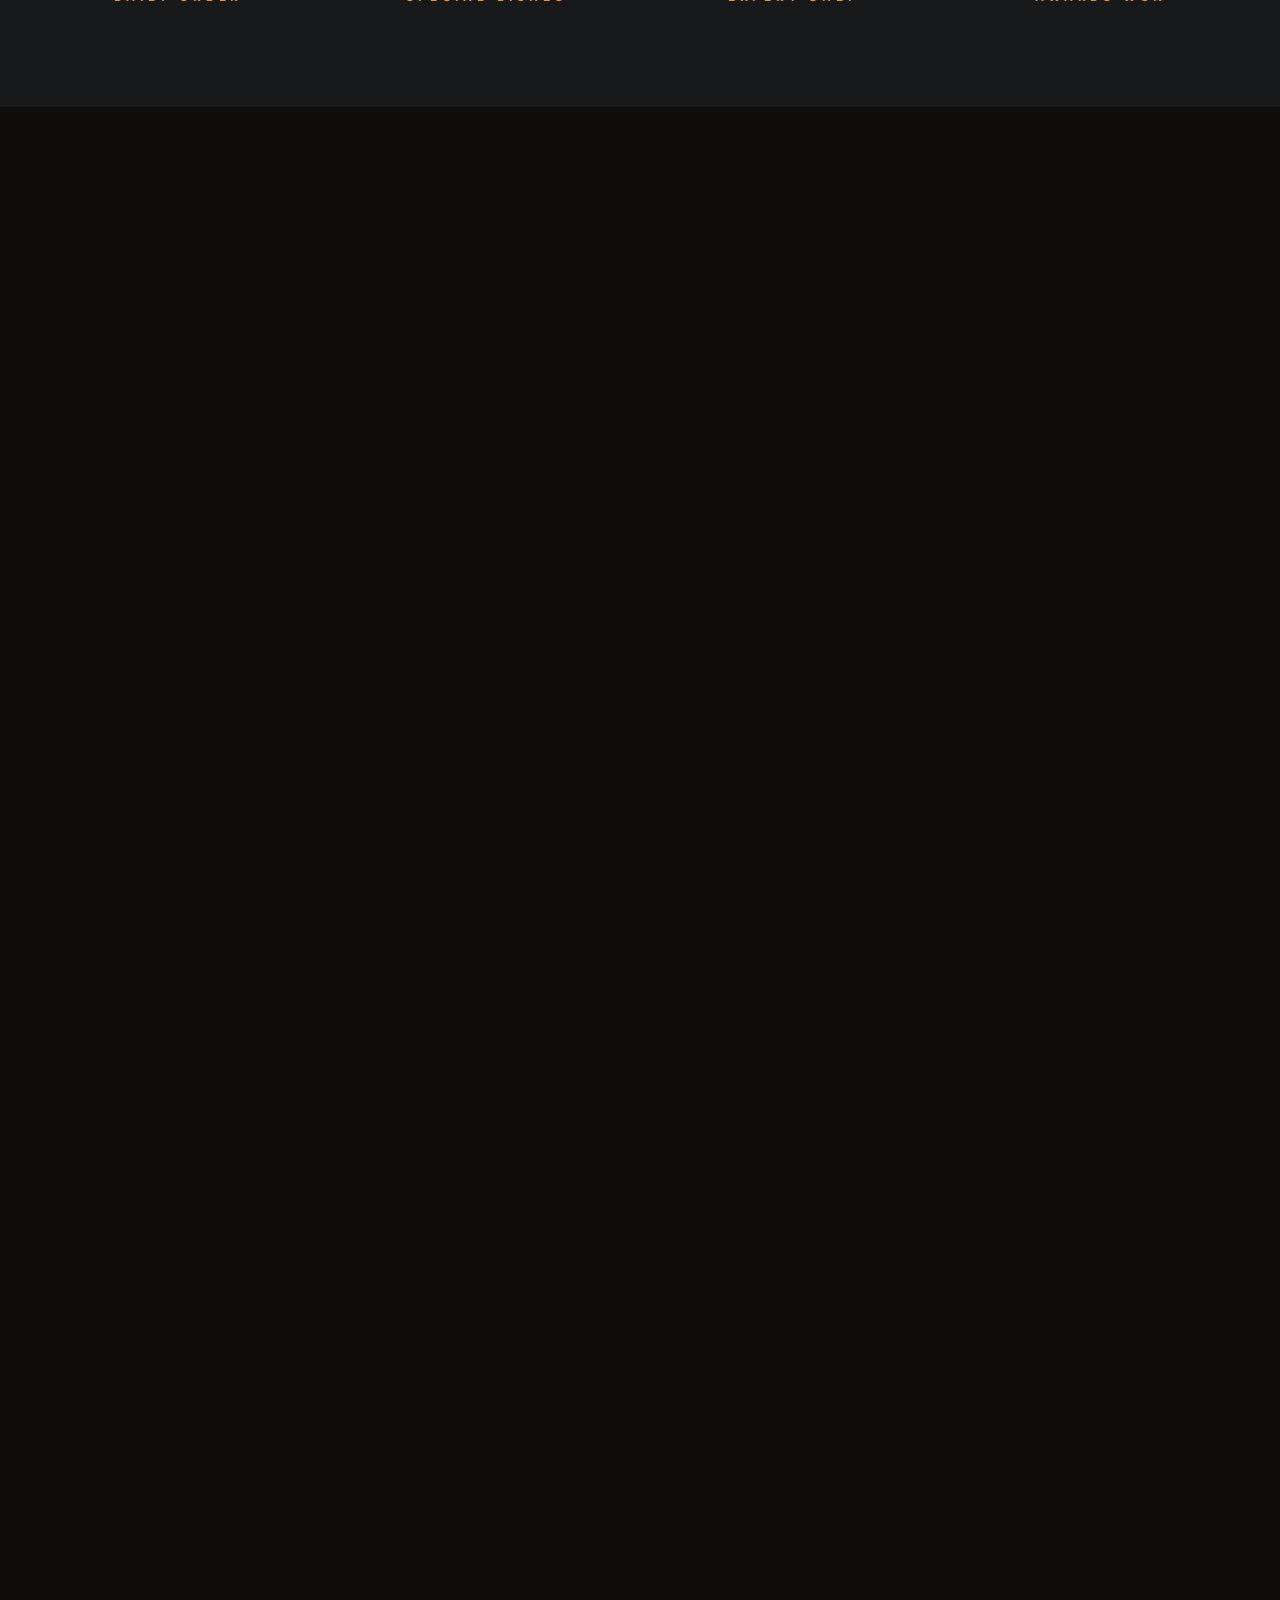
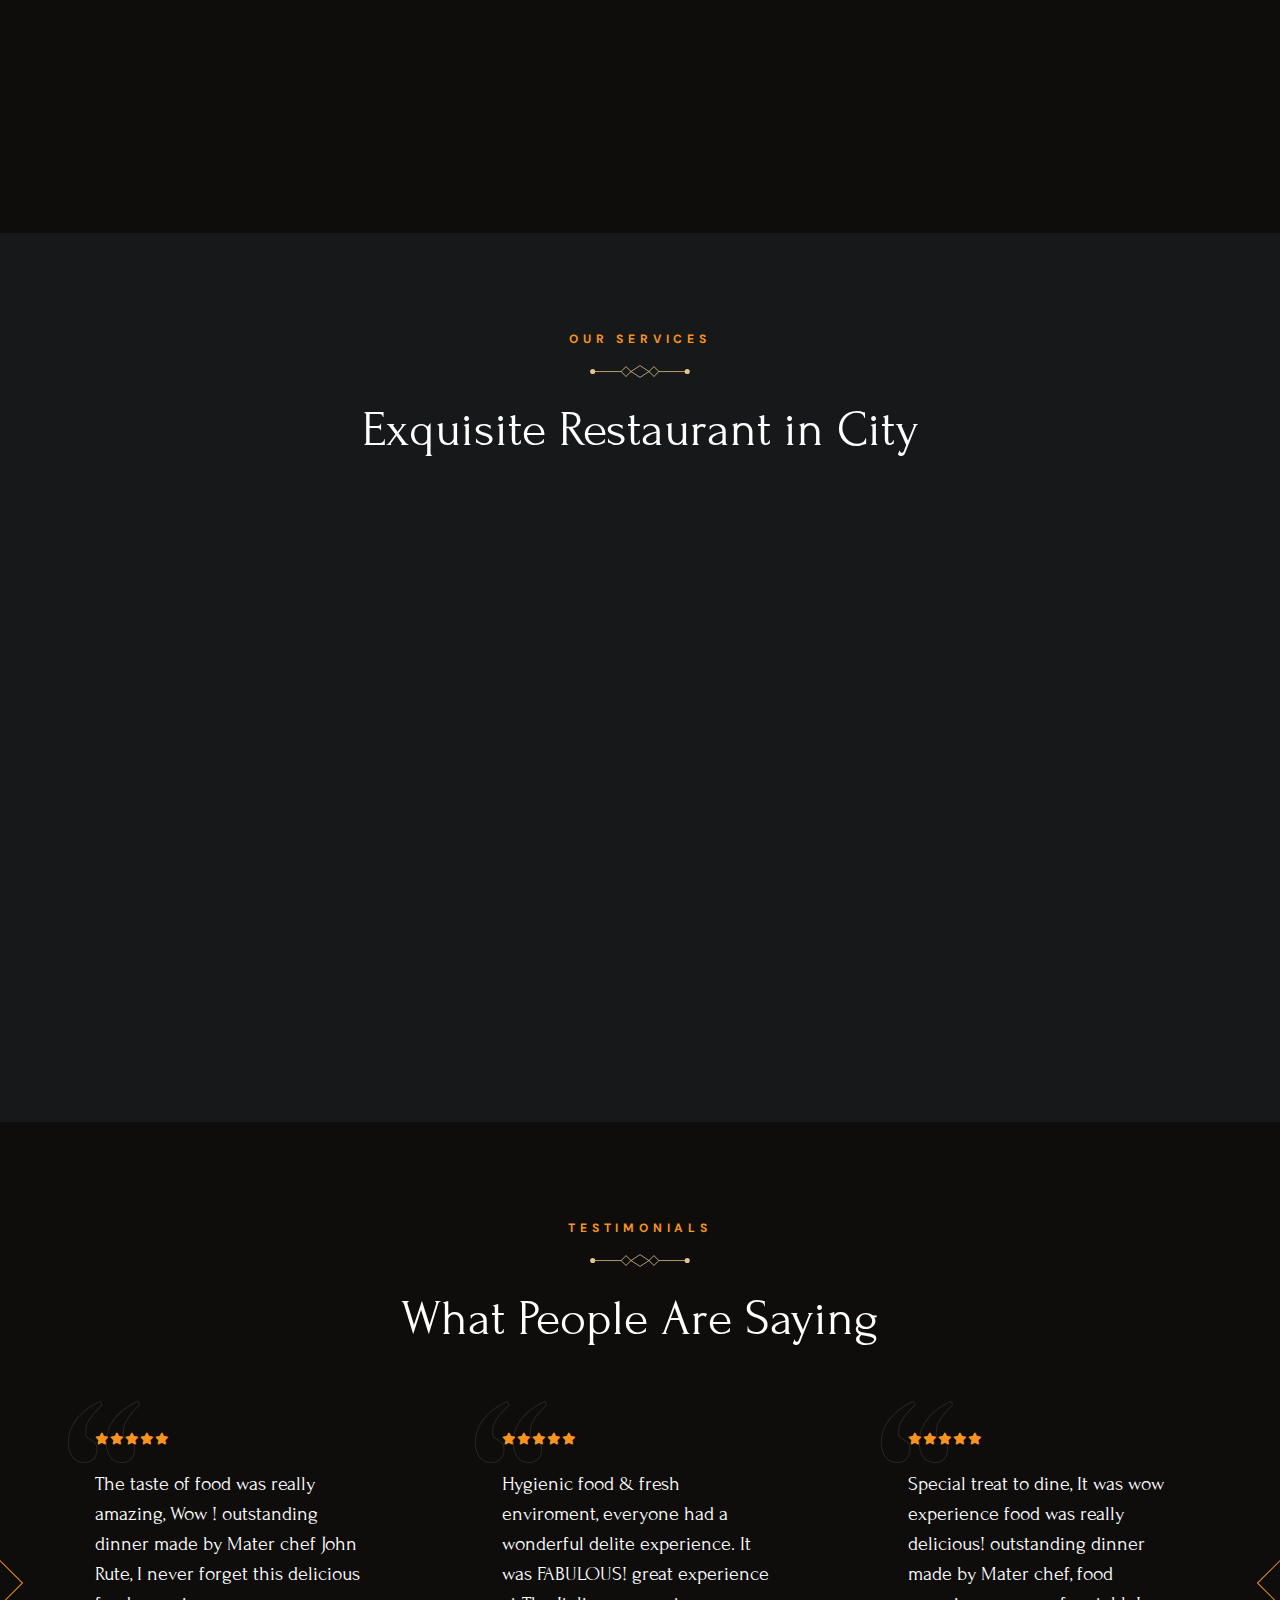
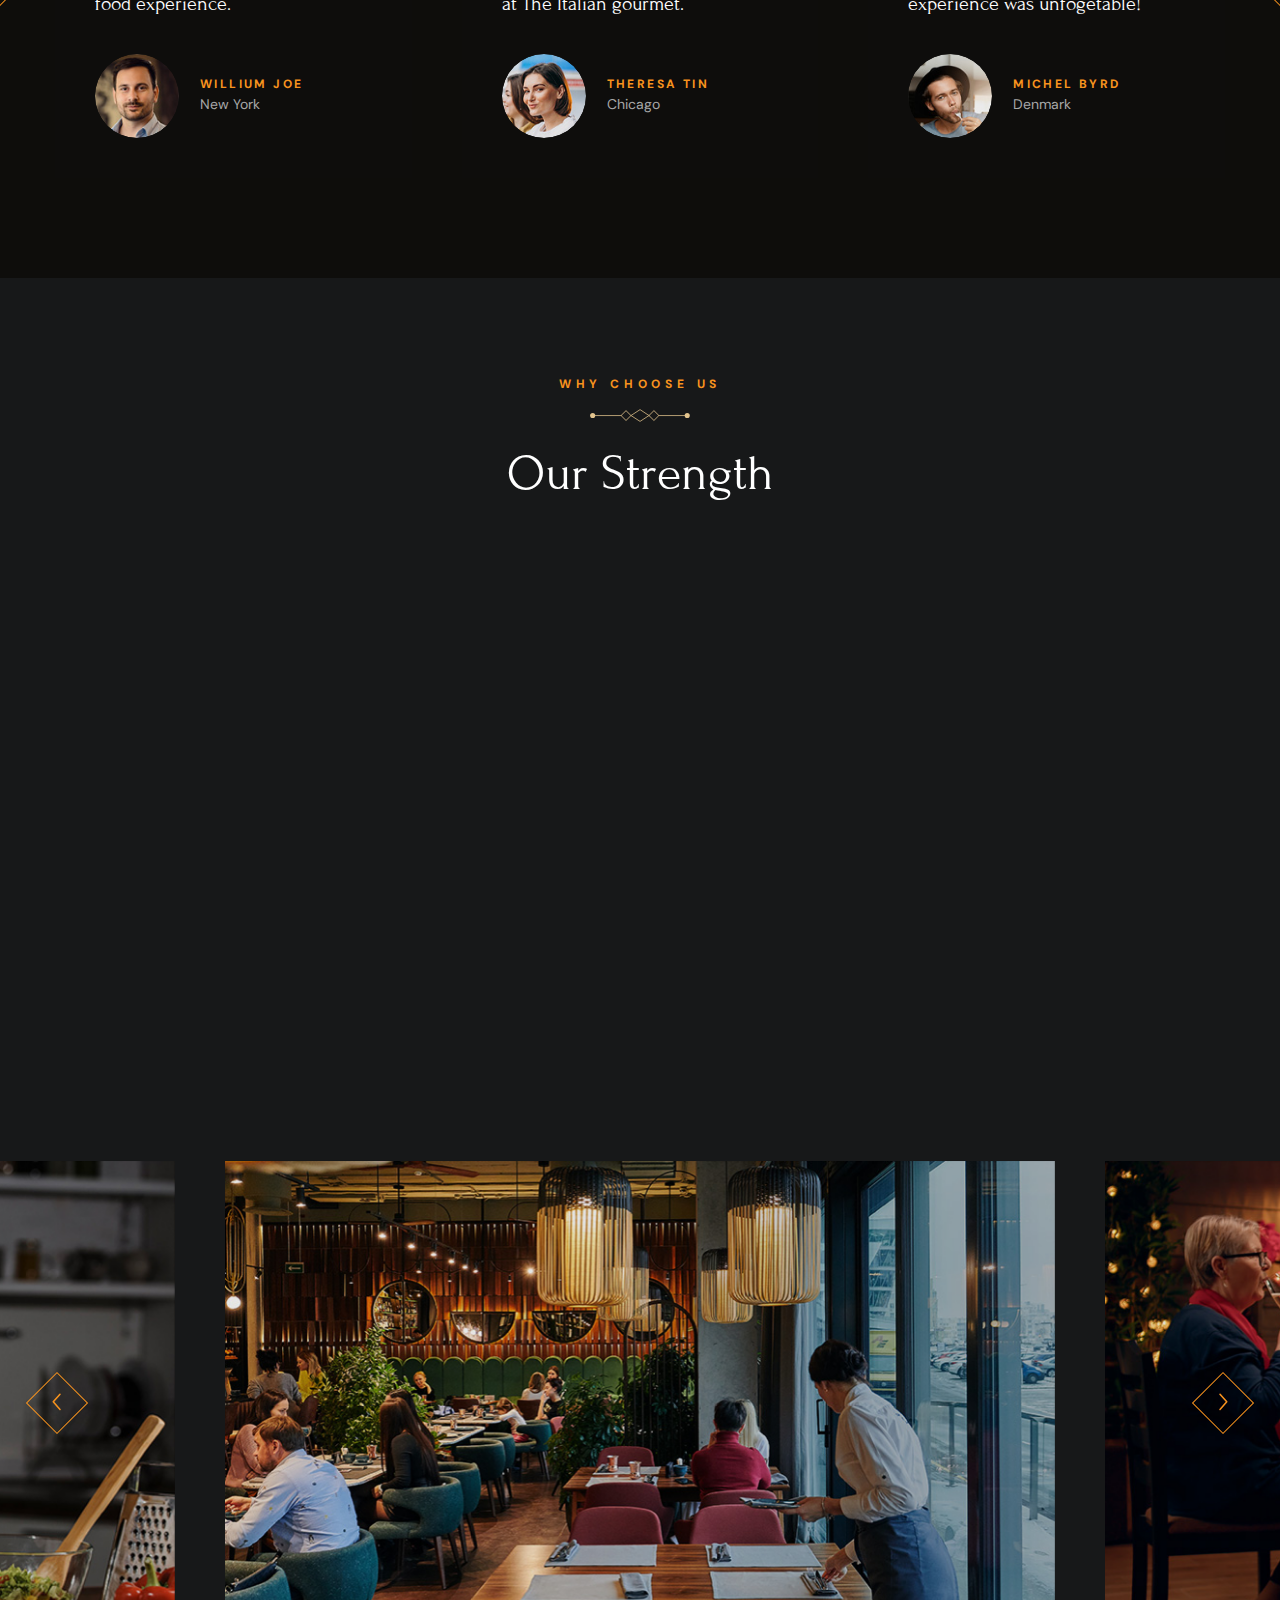
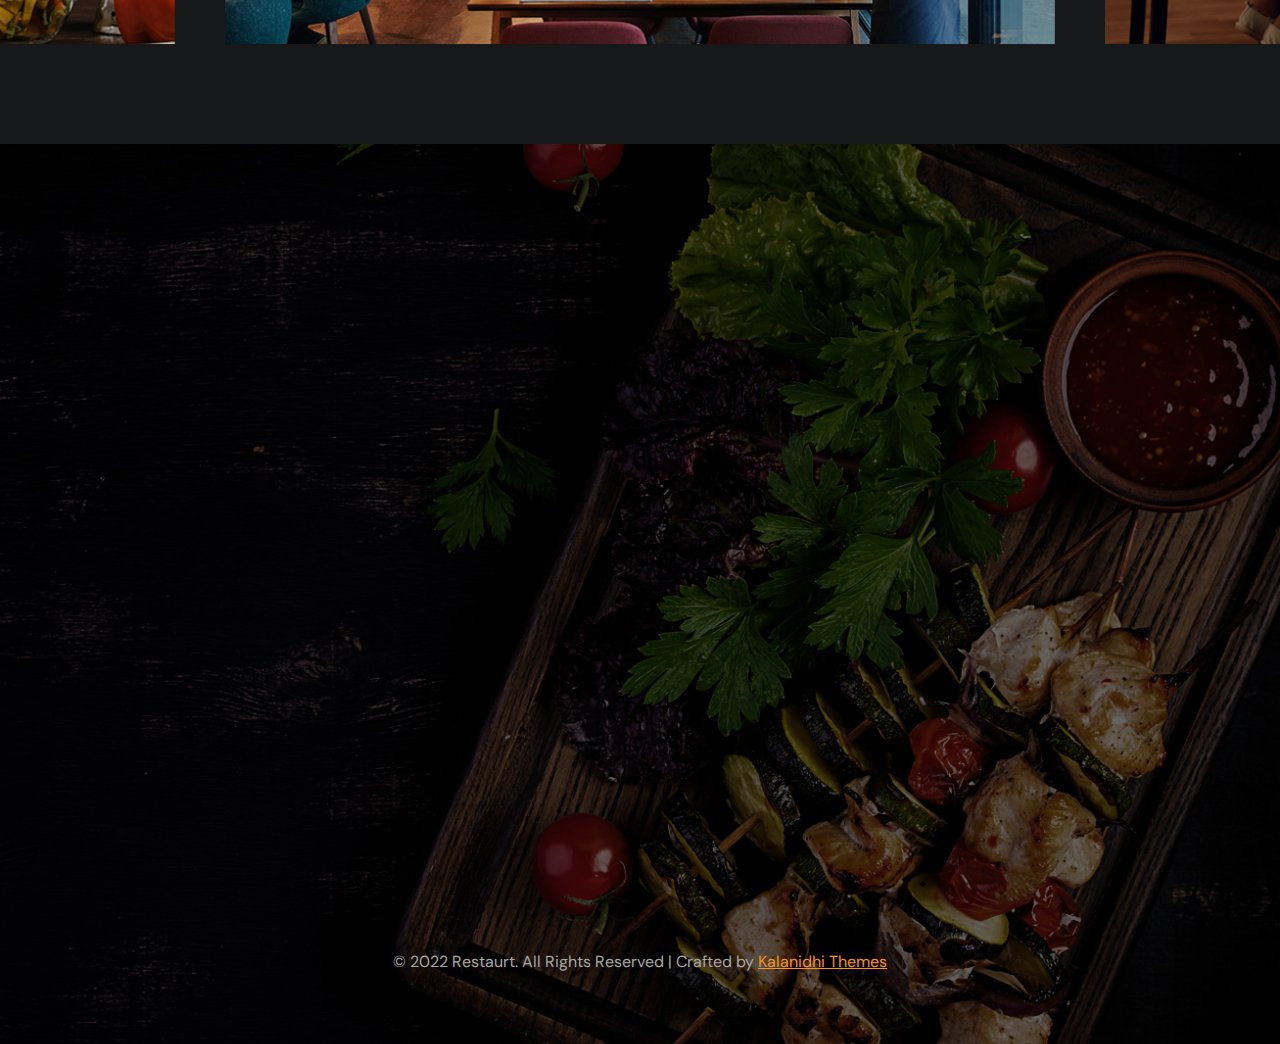
<file: about.html>
<!DOCTYPE html>
<html lang="en">
<head>
<meta charset="utf-8">
<title>Delici - Restaurants HTML Template - About Us</title>
<!-- Stylesheets -->
<link href="css/bootstrap.css" rel="stylesheet">
<link href="css/style.css" rel="stylesheet">
<link rel="shortcut icon" href="images/favicon.png" type="image/x-icon">
<link rel="icon" href="images/favicon.png" type="image/x-icon">
<!-- Responsive -->
<meta http-equiv="X-UA-Compatible" content="IE=edge">
<meta name="viewport" content="width=device-width, initial-scale=1.0, maximum-scale=1.0, user-scalable=0">
<link href="css/responsive.css" rel="stylesheet">
<!--[if lt IE 9]><script src="https://cdnjs.cloudflare.com/ajax/libs/html5shiv/3.7.3/html5shiv.js"></script><![endif]--> 

</head>

<body>
  <div class="page-wrapper"> 
  
    <!-- Preloader -->
    <div class="loader-wrap">
        <div class="preloader">
            <div class="preloader-close">x</div>
            <div id="handle-preloader" class="handle-preloader">
                <div class="animation-preloader">
                    <div class="spinner"></div>
                    <div class="txt-loading">
                        <span data-text-preloader="D" class="letters-loading">
                            D
                        </span>
                        <span data-text-preloader="E" class="letters-loading">
                            E
                        </span>
                        <span data-text-preloader="L" class="letters-loading">
                            L
                        </span>
                        <span data-text-preloader="I" class="letters-loading">
                            I
                        </span>
                        <span data-text-preloader="C" class="letters-loading">
                            C
                        </span>
                        <span data-text-preloader="I" class="letters-loading">
                            I
                        </span>
                    </div>
                </div>  
            </div>
        </div>
    </div>
    <!-- Preloader End -->

    <!-- Main Header-->
    <header class="main-header">
        <div class="header-top">
            <div class="auto-container">
                <div class="inner clearfix">
                    <div class="top-left clearfix">
                        <ul class="top-info clearfix">
                            <li><i class="icon far fa-map-marker-alt"></i> Restaurant St, Delicious City, London 9578, UK</li>
                            <li><i class="icon far fa-clock"></i> Daily : 8.00 am to 10.00 pm</li>
                        </ul>
                    </div>
                    <div class="top-right clearfix">
                        <ul class="top-info clearfix">
                            <li><a href="tel:+11234567890"><i class="icon far fa-phone"></i> +1 123 456 7890</a></li>
                            <li><a href="mailto:booking@restaurant.com"><i class="icon far fa-envelope"></i> booking@restaurant.com</a></li>
                        </ul>
                    </div>
                </div>
            </div>
        </div>
        <!-- Header Upper -->
        <div class="header-upper">        
            <div class="auto-container">
                <!-- Main Box -->
                <div class="main-box clearfix">
                    <!--Logo-->
                    <div class="logo-box">
                         <div class="logo"><a href="index.html" title="Delici - Restaurants HTML Template"><img src="images/logo.png" alt="" title="Delici - Restaurants HTML Template"></a></div>
                    </div>

                    <div class="nav-box clearfix">
                        <!--Nav Outer-->
                        <div class="nav-outer clearfix">         
                            <nav class="main-menu">
                                <ul class="navigation clearfix">
                                    <li class=""><a href="index.html">Home</a>
                                    </li>
                                    <li class="dropdown has-mega-menu"><a href="https://kalanidhithemes.com/live-preview/landing-page/delici/all-demo/Delici-Defoult/menu-list.html">Menus</a>
                                        <ul>
                                            <li>
                                                <div class="mega-menu">
                                                    <div class="menu-inner">
                                                        <div class="auto-container">
                                                            <div class="row clearfix">
                                                                <div class="menu-block col-lg-3 col-md-6 col-sm-6">
                                                                    <div class="image"><a href="menu-list-1.html"><img src="images/resource/menu-image-1.jpg" alt=""></a></div>
                                                                    <div class="title"><a href="menu-list-1.html">Menu list 1</a></div>
                                                                </div>
                                                                <div class="menu-block col-lg-3 col-md-6 col-sm-6">
                                                                    <div class="image"><a href="menu-list-2.html"><img src="images/resource/menu-image-2.jpg" alt=""></a></div>
                                                                    <div class="title"><a href="menu-list-2.html">Menu list 2</a></div>
                                                                </div>
                                                                <div class="menu-block col-lg-3 col-md-6 col-sm-6">
                                                                    <div class="image"><a href="menu-list-3.html"><img src="images/resource/menu-image-3.jpg" alt=""></a></div>
                                                                    <div class="title"><a href="menu-list-3.html">Menu list 3</a></div>
                                                                </div>
                                                                <div class="menu-block col-lg-3 col-md-6 col-sm-6">
                                                                    <div class="image"><a href="menu-list-4.html"><img src="images/resource/menu-image-4.jpg" alt=""></a></div>
                                                                    <div class="title"><a href="menu-list-4.html">Menu list 4</a></div>
                                                                </div>
                                                            </div>
                                                        </div>
                                                    </div>
                                                </div>
                                            </li>
                                        </ul>
                                    </li>
                                    <li class="current"><a href="about.html">About Us</a></li>
                                    <li><a href="our-chef.html">Our chefs</a></li>
                                    <li class="dropdown"><a href="about.html#">Pages</a>
                                        <ul>
                                            <li><a href="about.html#">Dropdown Menu 1</a></li>
                                            <li><a href="about.html#">Dropdown Menu 2</a></li>
                                            <li><a href="about.html#">Dropdown Menu 3</a></li>
                                            <li class="dropdown"><a href="about.html#">Dropdown Menu 4</a>
                                                <ul>
                                                    <li><a href="about.html#">Dropdown Menu level 2</a></li>
                                                    <li><a href="about.html#">Dropdown Menu level 2</a></li>
                                                    <li><a href="about.html#">Dropdown Menu Level 3</a></li>
                                                </ul>
                                            </li>
                                            <li><a href="about.html#">Dropdown Lorem 5</a></li>
                                        </ul>
                                    </li>
                                    <li><a href="contact-us.html">Contact</a></li>
                                </ul>
                            </nav>
                            <!-- Main Menu End-->
                        </div>
                        <!--Nav Outer End-->

                        <div class="links-box clearfix">
                            <div class="link link-btn">
                                <a href="reservation-opentable.html" class="theme-btn btn-style-one clearfix">
                                    <span class="btn-wrap">
                                        <span class="text-one">find a table</span>
                                        <span class="text-two">find a table</span>
                                    </span>
                                </a>
                            </div>
                            <div class="link info-toggler">
                                <button class="info-btn">
                                    <span class="hamburger">
                                        <span class="top-bun"></span>
                                        <span class="meat"></span>
                                        <span class="bottom-bun"></span>
                                    </span>
                                </button>
                            </div>
                        </div>

                        <!-- Hidden Nav Toggler -->
                        <div class="nav-toggler">
                            <button class="hidden-bar-opener">
                                <span class="hamburger">
                                    <span class="top-bun"></span>
                                    <span class="meat"></span>
                                    <span class="bottom-bun"></span>
                                </span>
                            </button>
                        </div>

                    </div>

                </div>
            </div>
        </div>
    </header>
    <!--End Main Header -->

    
    <!--Menu Backdrop-->
    <div class="menu-backdrop"></div>

    <!-- Hidden Navigation Bar -->
    <section class="hidden-bar">
        <!-- Hidden Bar Wrapper -->
        <div class="inner-box">
            <div class="cross-icon hidden-bar-closer"><span class="far fa-close"></span></div>
            <div class="logo-box"><a href="index.html" title="Delici - Restaurants HTML Template"><img src="images/resource/sidebar-logo.png" alt="" title="Delici - Restaurants HTML Template"></a></div>
            
            <!-- .Side-menu -->
            <div class="side-menu">
                 <ul class="navigation clearfix">
                    <li class=""><a href="index.html">Home</a>
                    </li>
                    <li class="dropdown"><a href="https://kalanidhithemes.com/live-preview/landing-page/delici/all-demo/Delici-Defoult/menu-list.html">Menus</a>
                        <ul>
                            <li><a href="menu-list-1.html">Menu List 1</a></li>
                            <li><a href="menu-list-2.html">Menu List 2</a></li>
                            <li><a href="menu-list-3.html">Menu List 3</a></li>
                            <li><a href="menu-list-4.html">Menu List 4</a></li>
                        </ul>
                    </li>
                    <li class="current"><a href="about.html">About Us</a></li>
                    <li><a href="our-chef.html">Our chefs</a></li>
                    <li class="dropdown"><a href="about.html#">Pages</a>
                        <ul>
                            <li><a href="about.html#">Dropdown Menu 1</a></li>
                            <li><a href="about.html#">Dropdown Menu 2</a></li>
                            <li><a href="about.html#">Dropdown Menu 3</a></li>
                            <li class="dropdown"><a href="about.html#">Dropdown Menu 4</a>
                                <ul>
                                    <li><a href="about.html#">Dropdown Menu level 2</a></li>
                                    <li><a href="about.html#">Dropdown Menu level 2</a></li>
                                    <li><a href="about.html#">Dropdown Menu Level 3</a></li>
                                </ul>
                            </li>
                            <li><a href="about.html#">Dropdown Lorem 5</a></li>
                        </ul>
                    </li>
                    <li><a href="contact-us.html">Contact</a></li>
                </ul>
            </div><!-- /.Side-menu -->
            
            <h2>Visit Us</h2>
            <ul class="info">
                <li>Restaurant St, Delicious City, <br>London 9578, UK</li>
                <li>Open: 9.30 am - 2.30pm</li>
                <li><a href="mailto:booking@domainame.com">booking@domainame.com</a></li>
            </ul>
            <div class="separator"><span></span></div>
            <div class="booking-info">
                <div class="bk-title">Booking request</div>
                <div class="bk-no"><a href="tel:+88-123-123456">+88-123-123456</a></div>
            </div>
        
        </div><!-- / Hidden Bar Wrapper -->
    </section>
    <!-- / Hidden Bar -->

    <!--Info Back Drop-->
    <div class="info-back-drop"></div>
    
    <!-- Hidden Bar -->
    <section class="info-bar">
        <div class="inner-box">
            <div class="cross-icon"><span class="far fa-close"></span></div>
            <div class="logo-box"><a href="index.html" title="Delici - Restaurants HTML Template"><img src="images/resource/sidebar-logo.png" alt="" title="Delici - Restaurants HTML Template"></a></div>
            <div class="image-box"><img src="images/resource/sidebar-image.jpg" alt="" title=""></div>

            <h2>Visit Us</h2>
            <ul class="info">
                <li>Restaurant St, Delicious City, <br>London 9578, UK</li>
                <li>Open: 9.30 am - 2.30pm</li>
                <li><a href="mailto:booking@domainame.com">booking@domainame.com</a></li>
            </ul>
            <div class="separator"><span></span></div>
            <div class="booking-info">
                <div class="bk-title">Booking request</div>
                <div class="bk-no"><a href="tel:+88-123-123456">+88-123-123456</a></div>
            </div>
        </div>
    </section>
    <!--End Hidden Bar -->

    <!-- Inner Banner Section -->
    <section class="inner-banner">
        <div class="image-layer" style="background-image: url(images/background/banner-image-1.jpg);"></div>
        <div class="auto-container">
            <div class="inner">
                <div class="subtitle"><span>our story</span></div>
                <div class="pattern-image"><img src="images/icons/separator.svg" alt="" title=""></div>
                <h1><span>About Us</span></h1>
            </div>
        </div>
    </section>
    <!--End Banner Section -->

    <!--About Section-->
    <section class="about-section">
        <div class="left-bg"><img src="images/background/bg-10.png" alt="" title=""></div>
        <div class="right-bg"><img src="images/background/bg-11.png" alt="" title=""></div>
        <div class="auto-container">
            <div class="title-box centered">
                <div class="subtitle"><span>who we are</span></div>
                <div class="pattern-image"><img src="images/icons/separator.svg" alt="" title=""></div>
                <h3>A modern restaurant with a menu that will make your mouth water. Servicing delicious food <span class="theme_color">since 45 years</span>. Enjoy our seasonal menu and experience the beauty of naturalness</h3>
            </div>
            <div class="row clearfix">
                <!--Block-->
                <div class="about-block content-block col-xl-4 col-lg-4 col-md-6 col-sm-12">
                    <div class="inner-box wow fadeInUp" data-wow-duration="1500ms" data-wow-delay="0ms">
                        <div class="text">Lorem Ipsum is simply dummy text of the printingand typesetting industry lorem Ipsum has been the industrys standard dummy text ever since the when an unknown printer took a galley of type and scrambled it to make a type specimen book It has survived.</div>
                        <div class="signature"><img src="images/resource/signature-1.png" alt="" title=""></div>
                        <div class="author">andrew joe - founder</div>
                        <div class="video-box">
                            <div class="image"><a href="https://www.youtube.com/watch?v=ZETY_l3GVQg" class="lightbox-image"><img src="images/resource/about-image-1.jpg" alt=""></a>
                            <a href="https://www.youtube.com/watch?v=ZETY_l3GVQg" class="lightbox-image play-btn"><span class="icon fal fa-play"><i class="ripple"></i></span></a></div>
                        </div>
                    </div>
                </div>

                <!--Block-->
                <div class="about-block image-block col-xl-4 col-lg-4 col-md-6 col-sm-12">
                    <div class="inner-box wow fadeInUp" data-wow-duration="1500ms" data-wow-delay="300ms">
                        <div class="image"><img src="images/resource/about-image-2.jpg" alt=""></div>
                    </div>
                </div>

                <!--Block-->
                <div class="about-block info-block col-xl-4 col-lg-4 col-md-12 col-sm-12">
                    <div class="inner-box wow fadeInUp" data-wow-duration="1500ms" data-wow-delay="600ms">
                        <ul class="info">
                            <li><strong>Lunch Time</strong>Monday to Sunday <br>11.00 am - 2.30pm</li>
                            <li><strong>Dinner Time</strong>Monday to Sunday <br>5.30 pm - 11.30 pm</li>
                            <li class="separator"><span></span></li>
                            <li><strong>Contact Us</strong><span class="address">Restaurant St, Delicious City, London 9578, UK</span> <a href="tel:+88-123-123456">+88-123-123456</a> <br><a href="mailto:reservation@restro.com">reservation@restro.com</a></li>
                        </ul>
                    </div>
                </div>

            </div>
            <div class="fact-counter">
                <div class="row clearfix">
                    <div class="fact-block col-lg-3 col-md-6 col-sm-12">
                        <div class="inner clearfix">
                            <div class="fact-count"><div class="count-box"><span class="count-text" data-stop="150" data-speed="2000">0</span><i>+</i></div></div>
                            <div class="fact-title">daily order</div>
                        </div>
                    </div>
                    <div class="fact-block col-lg-3 col-md-6 col-sm-12">
                        <div class="inner clearfix">
                            <div class="fact-count"><div class="count-box"><span class="count-text" data-stop="82" data-speed="1500">0</span><i>+</i></div></div>
                            <div class="fact-title">Special Dishes</div>
                        </div>
                    </div>
                    <div class="fact-block col-lg-3 col-md-6 col-sm-12">
                        <div class="inner clearfix">
                            <div class="fact-count"><div class="count-box"><span class="count-text" data-stop="35" data-speed="1000">0</span><i>+</i></div></div>
                            <div class="fact-title">expert chef</div>
                        </div>
                    </div>
                    <div class="fact-block col-lg-3 col-md-6 col-sm-12">
                        <div class="inner clearfix">
                            <div class="fact-count"><div class="count-box"><span class="count-text" data-stop="10" data-speed="1000">0</span><i>+</i></div></div>
                            <div class="fact-title">awards won</div>
                        </div>
                    </div>
                </div>
            </div>
        </div>
    </section>

    <!--Fluid Section-->
    <section class="fluid-section">
        <div class="outer-container">
            <div class="row clearfix">
                <!--Col-->
                <div class="image-col col-xl-6 col-lg-6 col-md-12 col-sm-12">
                    <div class="inner wow fadeInLeft" data-wow-duration="1500ms" data-wow-delay="0ms">
                        <div class="image-layer" style="background-image: url(images/background/image-5.jpg);"></div>
                        <div class="image"><img src="images/background/image-5.jpg" alt=""></div>
                    </div>
                </div>
                <!--Col-->
                <div class="content-col col-xl-6 col-lg-6 col-md-12 col-sm-12">
                    <div class="right-bg"><img src="images/background/bg-12.png" alt="" title=""></div>
                    <div class="inner clearfix wow fadeInRight" data-wow-duration="1500ms" data-wow-delay="0ms">
                        <div class="content-box">
                            <div class="title-box centered">
                                <div class="subtitle"><span>35 year of experience</span></div>
                                <div class="pattern-image"><img src="images/icons/separator.svg" alt="" title=""></div>
                                <h2>Award Winning Chef</h2>
                                <div class="text">Lorem Ipsum is simply dummy text of the printingand typesetting industry lorem Ipsum has been the industrys standard dummy text ever since the when an unknown printer took a galley of type.</div>
                            </div>
                            <div class="info">
                                <div class="signature"><img src="images/resource/signature-2.png" alt="" title=""></div>
                                <div class="author">Henry - EXCUTIVE CHEF</div>
                            </div>
                            <div class="link-box">
                                <a href="our-chef.html" class="theme-btn btn-style-two clearfix">
                                    <span class="btn-wrap">
                                        <span class="text-one">meet our team</span>
                                        <span class="text-two">meet our team</span>
                                    </span>
                                </a>
                            </div>
                        </div>
                    </div>
                </div>

            </div>
        </div>
    </section>

    <!--Fluid Section-->
    <section class="fluid-section alternate">
        <div class="outer-container">
            <div class="row clearfix">
                <!--Col-->
                <div class="image-col col-xl-6 col-lg-6 col-md-12 col-sm-12">
                    <div class="inner wow fadeInLeft" data-wow-duration="1500ms" data-wow-delay="0ms">
                        <div class="image-layer" style="background-image: url(images/background/image-6.jpg);"></div>
                        <div class="image"><img src="images/background/image-6.jpg" alt=""></div>
                    </div>
                </div>
                <!--Col-->
                <div class="content-col col-xl-6 col-lg-6 col-md-12 col-sm-12">
                    <div class="left-bg"><img src="images/background/bg-13.png" alt="" title=""></div>
                    <div class="inner clearfix wow fadeInRight" data-wow-duration="1500ms" data-wow-delay="0ms">
                        <div class="content-box">
                            <div class="title-box centered">
                                <div class="subtitle"><span>Delightful Experience</span></div>
                                <div class="pattern-image"><img src="images/icons/separator.svg" alt="" title=""></div>
                                <h2>Dinner, Event or Party?</h2>
                                <div class="text">Lorem Ipsum is simply dummy text of the printingand typesetting industry lorem Ipsum has been the industrys standard dummy text ever since the when an unknown printer took a galley of type.</div>
                            </div>
                            <div class="link-box">
                                <a href="menu-list-1.html" class="theme-btn btn-style-two clearfix">
                                    <span class="btn-wrap">
                                        <span class="text-one">Discover Now</span>
                                        <span class="text-two">Discover Now</span>
                                    </span>
                                </a>
                            </div>
                        </div>
                    </div>
                </div>

            </div>
        </div>
    </section>

    <!--Services Section-->
    <section class="services-section">
        <div class="left-bg"><img src="images/background/bg-14.png" alt="" title=""></div>
        <div class="right-bg"><img src="images/background/bg-15.png" alt="" title=""></div>
        <div class="auto-container">
            <div class="title-box centered">
                <div class="subtitle"><span>our services</span></div>
                <div class="pattern-image"><img src="images/icons/separator.svg" alt="" title=""></div>
                <h2>Exquisite Restaurant in City</h2>
            </div>
            <div class="row clearfix">
                <div class="s-col col-lg-4 col-md-6 col-sm-12">
                    <div class="inner wow fadeInLeft" data-wow-duration="1500ms" data-wow-delay="0ms">
                        <div class="s-block">
                            <div class="inner">
                                <div class="icon-box"><img src="images/resource/s-icon-1.png" alt="" title=""></div>
                                <h4>Door Delivery</h4>
                                <div class="text">Lorem Ipsum is simply dummy printing and typeset industry lorem Ipsum has been.</div>
                            </div>
                        </div>
                        <div class="s-block alternate">
                            <div class="inner">
                                <div class="icon-box"><img src="images/resource/s-icon-2.png" alt="" title=""></div>
                                <h4>Fine Dining</h4>
                                <div class="text">Lorem Ipsum is simply dummy printing and typeset industry lorem Ipsum has been.</div>
                            </div>
                        </div>
                    </div>
                </div>
                <div class="s-col last col-lg-4 col-md-6 col-sm-12">
                    <div class="inner wow fadeInRight" data-wow-duration="1500ms" data-wow-delay="0ms">
                        <div class="s-block alternate">
                            <div class="inner">
                                <div class="icon-box"><img src="images/resource/s-icon-3.png" alt="" title=""></div>
                                <h4>Outdoor Catering</h4>
                                <div class="text">Lorem Ipsum is simply dummy printing and typeset industry lorem Ipsum has been.</div>
                            </div>
                        </div>
                        <div class="s-block">
                            <div class="inner">
                                <div class="icon-box"><img src="images/resource/s-icon-4.png" alt="" title=""></div>
                                <h4>Banquets Hall</h4>
                                <div class="text">Lorem Ipsum is simply dummy printing and typeset industry lorem Ipsum has been.</div>
                            </div>
                        </div>
                    </div>
                </div>
                <div class="image-col col-lg-4 col-md-12 col-sm-12">
                    <div class="inner wow fadeInUp" data-wow-duration="1500ms" data-wow-delay="0ms">
                        <div class="image-box"><img src="images/resource/service-image.png" alt="" title=""></div>
                    </div>
                </div>
            </div>
        </div>
    </section>

    <!--Testimonials Section-->
    <section class="testimonials-two">
        <div class="image-layer" style="background-image: url(images/background/image-7.jpg);"></div>
        <div class="auto-container">
            
            <div class="title-box centered">
                <div class="subtitle"><span>testimonials</span></div>
                <div class="pattern-image"><img src="images/icons/separator.svg" alt="" title=""></div>
                <h2>What People Are Saying</h2>
            </div>
            <div class="carousel-box">
                <div class="testimonial-slider owl-theme owl-carousel">
                    <!--Slide Item-->
                    <div class="testi-block">
                        <div class="inner-box">
                            <div class="quote-icon"><img src="images/icons/quotes-1.png" alt="" title=""></div>
                            <div class="rating"><span class="fa fa-star"></span><span class="fa fa-star"></span><span class="fa fa-star"></span><span class="fa fa-star"></span><span class="fa fa-star"></span></div>
                            <div class="text">The taste of food was really amazing, Wow ! outstanding dinner made by Mater chef John Rute, I never forget this delicious food experience.</div>
                            <div class="auth-info">
                                <div class="image"><img src="images/resource/author-thumb-4.jpg" alt=""></div>
                                <div class="auth-title">willium joe</div>
                                <div class="location">New York</div>
                            </div>
                        </div>
                    </div>

                    <!--Slide Item-->
                    <div class="testi-block">
                        <div class="inner-box">
                            <div class="quote-icon"><img src="images/icons/quotes-1.png" alt="" title=""></div>
                            <div class="rating"><span class="fa fa-star"></span><span class="fa fa-star"></span><span class="fa fa-star"></span><span class="fa fa-star"></span><span class="fa fa-star"></span></div>
                            <div class="text">Hygienic food & fresh enviroment, everyone had a wonderful delite experience. It was FABULOUS! great experience at The Italian gourmet.</div>
                            <div class="auth-info">
                                <div class="image"><img src="images/resource/author-thumb-5.jpg" alt=""></div>
                                <div class="auth-title">Theresa Tin</div>
                                <div class="location">Chicago</div>
                            </div>
                        </div>
                    </div>

                    <!--Slide Item-->
                    <div class="testi-block">
                        <div class="inner-box">
                            <div class="quote-icon"><img src="images/icons/quotes-1.png" alt="" title=""></div>
                            <div class="rating"><span class="fa fa-star"></span><span class="fa fa-star"></span><span class="fa fa-star"></span><span class="fa fa-star"></span><span class="fa fa-star"></span></div>
                            <div class="text">Special treat to dine, It was wow experience food was really delicious! outstanding dinner made by Mater chef, food experience was unfogetable!</div>
                            <div class="auth-info">
                                <div class="image"><img src="images/resource/author-thumb-6.jpg" alt=""></div>
                                <div class="auth-title">Michel Byrd</div>
                                <div class="location">Denmark</div>
                            </div>
                        </div>
                    </div>

                    <!--Slide Item-->
                    <div class="testi-block">
                        <div class="inner-box">
                            <div class="quote-icon"><img src="images/icons/quotes-1.png" alt="" title=""></div>
                            <div class="rating"><span class="fa fa-star"></span><span class="fa fa-star"></span><span class="fa fa-star"></span><span class="fa fa-star"></span><span class="fa fa-star"></span></div>
                            <div class="text">The taste of food was really amazing, Wow ! outstanding dinner made by Mater chef John Rute, I never forget this delicious food experience.</div>
                            <div class="auth-info">
                                <div class="image"><img src="images/resource/author-thumb-4.jpg" alt=""></div>
                                <div class="auth-title">willium joe</div>
                                <div class="location">New York</div>
                            </div>
                        </div>
                    </div>

                    <!--Slide Item-->
                    <div class="testi-block">
                        <div class="inner-box">
                            <div class="quote-icon"><img src="images/icons/quotes-1.png" alt="" title=""></div>
                            <div class="rating"><span class="fa fa-star"></span><span class="fa fa-star"></span><span class="fa fa-star"></span><span class="fa fa-star"></span><span class="fa fa-star"></span></div>
                            <div class="text">Hygienic food & fresh enviroment, everyone had a wonderful delite experience. It was FABULOUS! great experience at The Italian gourmet.</div>
                            <div class="auth-info">
                                <div class="image"><img src="images/resource/author-thumb-5.jpg" alt=""></div>
                                <div class="auth-title">Theresa Tin</div>
                                <div class="location">Chicago</div>
                            </div>
                        </div>
                    </div>

                    <!--Slide Item-->
                    <div class="testi-block">
                        <div class="inner-box">
                            <div class="quote-icon"><img src="images/icons/quotes-1.png" alt="" title=""></div>
                            <div class="rating"><span class="fa fa-star"></span><span class="fa fa-star"></span><span class="fa fa-star"></span><span class="fa fa-star"></span><span class="fa fa-star"></span></div>
                            <div class="text">Special treat to dine, It was wow experience food was really delicious! outstanding dinner made by Mater chef, food experience was unfogetable!</div>
                            <div class="auth-info">
                                <div class="image"><img src="images/resource/author-thumb-6.jpg" alt=""></div>
                                <div class="auth-title">Michel Byrd</div>
                                <div class="location">Denmark</div>
                            </div>
                        </div>
                    </div>

                </div>
            </div>
        </div>
    </section>

    <!--Why Us Section-->
    <section class="why-us-two">
        <div class="auto-container">
            <div class="title-box centered">
                <div class="subtitle"><span>why choose us</span></div>
                <div class="pattern-image"><img src="images/icons/separator.svg" alt="" title=""></div>
                <h2>Our Strength</h2>
            </div>
            <div class="row clearfix">
                <!--Block-->
                <div class="why-block-two col-xl-3 col-lg-3 col-md-6 col-sm-12">
                    <div class="inner-box wow fadeInUp" data-wow-duration="1500ms" data-wow-delay="0ms">
                        <div class="image-box"><img src="images/resource/featured-4.jpg" alt=""></div>
                        <div class="over-box">
                            <div class="icon-box"><img src="images/resource/why-icon-1.png" alt=""></div>
                            <h4>Hygienic Food</h4>
                        </div>
                    </div>
                </div>

                <!--Block-->
                <div class="why-block-two m-top col-xl-3 col-lg-3 col-md-6 col-sm-12">
                    <div class="inner-box wow fadeInUp" data-wow-duration="1500ms" data-wow-delay="300ms">
                        <div class="image-box"><img src="images/resource/featured-5.jpg" alt=""></div>
                        <div class="over-box">
                            <div class="icon-box"><img src="images/resource/why-icon-2.png" alt=""></div>
                            <h4>Fresh Environment</h4>
                        </div>
                    </div>
                </div>

                <!--Block-->
                <div class="why-block-two col-xl-3 col-lg-3 col-md-6 col-sm-12">
                    <div class="inner-box wow fadeInUp" data-wow-duration="1500ms" data-wow-delay="600ms">
                        <div class="image-box"><img src="images/resource/featured-6.jpg" alt=""></div>
                        <div class="over-box">
                            <div class="icon-box"><img src="images/resource/why-icon-3.png" alt=""></div>
                            <h4>Skilled Chefs</h4>
                        </div>
                    </div>
                </div>

                <!--Block-->
                <div class="why-block-two m-top col-xl-3 col-lg-3 col-md-6 col-sm-12">
                    <div class="inner-box wow fadeInUp" data-wow-duration="1500ms" data-wow-delay="900ms">
                        <div class="image-box"><img src="images/resource/featured-7.jpg" alt=""></div>
                        <div class="over-box">
                            <div class="icon-box"><img src="images/resource/why-icon-4.png" alt=""></div>
                            <h4>Event & Party</h4>
                        </div>
                    </div>
                </div>

            </div>
        </div>
    </section>

    <!--Gallery Section-->
    <section class="image-gallery">
        <div class="carousel-box">
            <div class="auto-container">
                <div class="image-gallery-slider owl-theme owl-carousel">
                    <!--Slide Item-->
                    <div class="gallery-block">
                        <div class="image"><a href="images/resource/gallery-1.jpg" class="lightbox-image" data-fancybox="gallery"><img src="images/resource/gallery-1.jpg" alt=""></a></div>
                    </div>

                    <!--Slide Item-->
                    <div class="gallery-block">
                        <div class="image"><a href="images/resource/gallery-2.jpg" class="lightbox-image" data-fancybox="gallery"><img src="images/resource/gallery-2.jpg" alt=""></a></div>
                    </div>

                    <!--Slide Item-->
                    <div class="gallery-block">
                        <div class="image"><a href="images/resource/gallery-3.jpg" class="lightbox-image" data-fancybox="gallery"><img src="images/resource/gallery-3.jpg" alt=""></a></div>
                    </div>

                    <!--Slide Item-->
                    <div class="gallery-block">
                        <div class="image"><a href="images/resource/gallery-1.jpg" class="lightbox-image" data-fancybox="gallery"><img src="images/resource/gallery-1.jpg" alt=""></a></div>
                    </div>

                    <!--Slide Item-->
                    <div class="gallery-block">
                        <div class="image"><a href="images/resource/gallery-2.jpg" class="lightbox-image" data-fancybox="gallery"><img src="images/resource/gallery-2.jpg" alt=""></a></div>
                    </div>

                    <!--Slide Item-->
                    <div class="gallery-block">
                        <div class="image"><a href="images/resource/gallery-3.jpg" class="lightbox-image" data-fancybox="gallery"><img src="images/resource/gallery-3.jpg" alt=""></a></div>
                    </div>

                </div>
            </div>
        </div>
    </section>

    <!--Main Footer-->
    <footer class="main-footer">
        <div class="image-layer" style="background-image: url(images/background/image-4.jpg);"></div>
        <div class="upper-section">
            <div class="auto-container">
                <div class="row clearfix">
                    <!--Footer Col-->
                    <div class="footer-col info-col col-lg-6 col-md-12 col-sm-12">
                        <div class="inner wow fadeInUp" data-wow-delay="0ms" data-wow-duration="1500ms">
                            <div class="content">
                                <div class="logo"><a href="index.html" title="Delici - Restaurants HTML Template"><img src="images/logo.png" alt="" title="Delici - Restaurants HTML Template"></a></div>
                                <div class="info">
                                    <ul>
                                        <li>Restaurant St, Delicious City, London 9578, UK</li>
                                        <li><a href="mailto:booking@domainname.com">booking@domainname.com</a></li>
                                        <li><a href="tel:+88-123-123456">Booking Request : +88-123-123456</a></li>
                                        <li>Open : 09:00 am - 01:00 pm</li>
                                    </ul>
                                </div>
                                <div class="separator"><span></span><span></span><span></span></div>
                                <div class="newsletter">
                                    <h3>Get News & Offers</h3>
                                    <div class="text">Subscribe us & Get <span>25% Off.</span></div>
                                    <div class="newsletter-form">
                                        <form method="post" action="index.html">
                                            <div class="form-group">
                                                <span class="alt-icon far fa-envelope"></span>
                                                <input type="email" name="email" value="" placeholder="Your email" required>
                                                <button type="submit" class="theme-btn btn-style-one clearfix">
                                                    <span class="btn-wrap">
                                                        <span class="text-one">subscribe</span>
                                                        <span class="text-two">subscribe</span>
                                                    </span>
                                                </button>
                                            </div>
                                        </form>
                                    </div>
                                </div>
                            </div>
                        </div>
                    </div>
                    <!--Footer Col-->
                    <div class="footer-col links-col col-lg-3 col-md-6 col-sm-12">
                        <div class="inner wow fadeInLeft" data-wow-delay="0ms" data-wow-duration="1500ms">
                            <ul class="links">
                                <li><a href="https://kalanidhithemes.com/live-preview/landing-page/delici/all-demo/Delici-Defoult/home.html">Home</a></li>
                                <li><a href="menu-list-1.html">Menus</a></li>
                                <li><a href="about.html">About us</a></li>
                                <li><a href="our-chef.html">Our chefs</a></li>
                                <li><a href="contact-us.html">Contact</a></li>
                            </ul>
                        </div>
                    </div>
                    <!--Footer Col-->
                    <div class="footer-col links-col last col-lg-3 col-md-6 col-sm-12">
                        <div class="inner wow fadeInRight" data-wow-delay="0ms" data-wow-duration="1500ms">
                            <ul class="links">
                                <li><a href="about.html#">facebook</a></li>
                                <li><a href="about.html#">instagram</a></li>
                                <li><a href="about.html#">Twitter</a></li>
                                <li><a href="about.html#">Youtube</a></li>
                                <li><a href="about.html#">Google map</a></li>
                            </ul>
                        </div>
                    </div>
                </div>
            </div>
        </div>
        <div class="footer-bottom">
            <div class="auto-container">
                <div class="copyright">&copy; 2022 Restaurt. All Rights Reserved   |    Crafted by <a href="https://themeforest.net/user/kalanidhithemes" target="blank">Kalanidhi Themes</a></div>
            </div>
        </div>
    </footer>

</div>
<!--End pagewrapper--> 

<!--Scroll to top-->
<div class="scroll-to-top scroll-to-target" data-target="html"><span class="icon fa fa-angle-up"></span></div>

<script src="js/jquery.js"></script>
<script src="js/popper.min.js"></script>
<script src="js/bootstrap.min.js"></script>
<script src="js/jquery-ui.js"></script>
<script src="js/jquery.fancybox.js"></script>
<script src="js/swiper.js"></script>
<script src="js/owl.js"></script>
<script src="js/appear.js"></script>
<script src="js/wow.js"></script>
<script src="js/custom-script.js"></script>
</body>
</html>
</file>
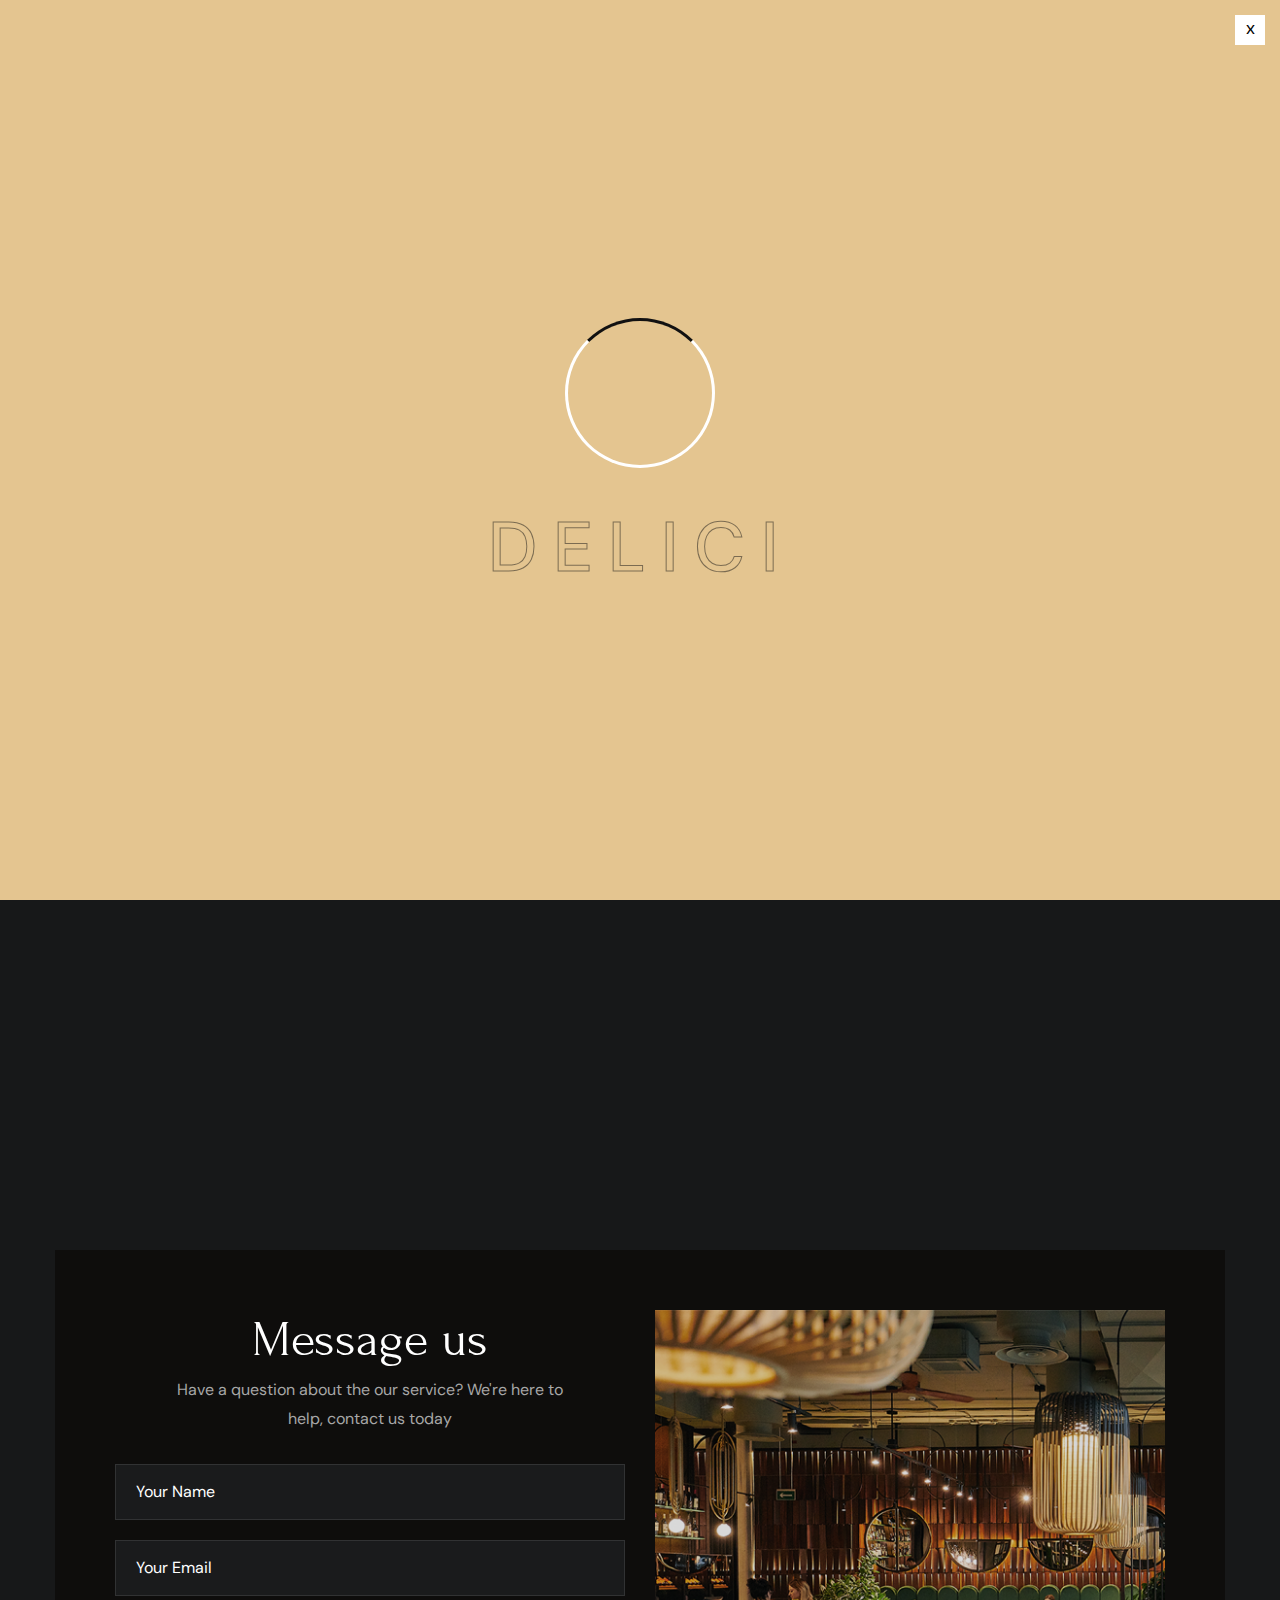
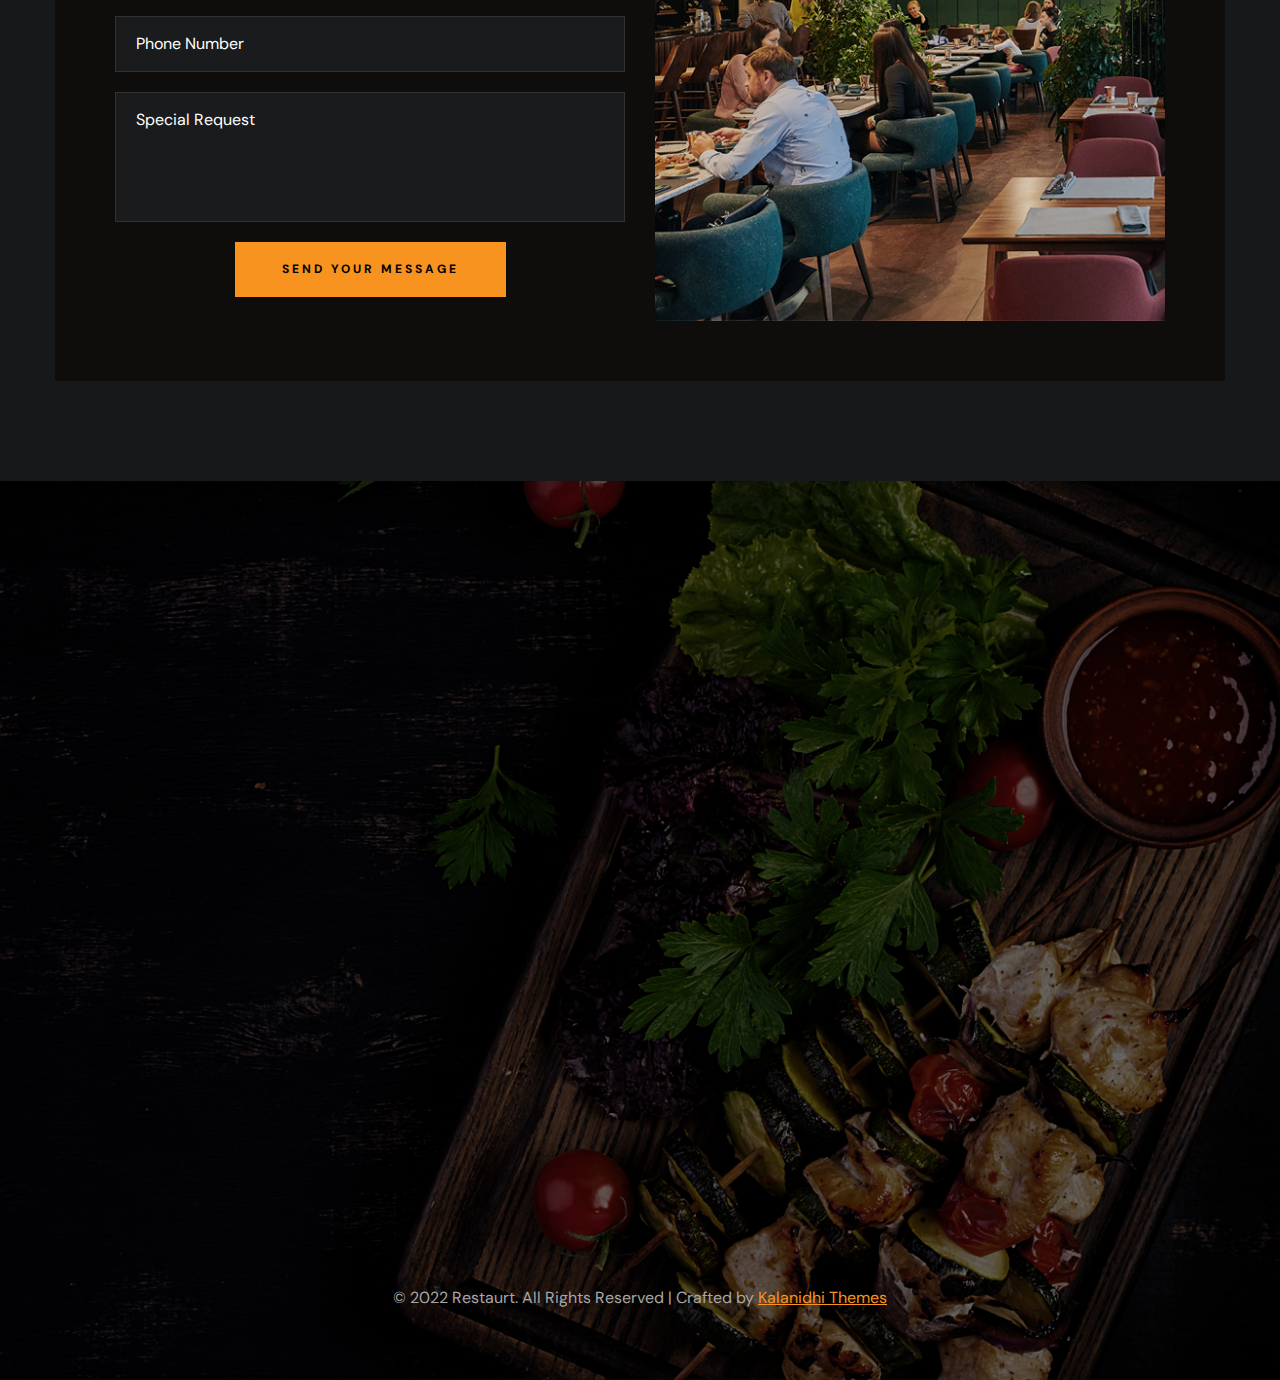
<file: contact-us.html>
<!DOCTYPE html>
<html lang="en">
<head>
<meta charset="utf-8">
<title>Delici - Restaurants HTML Template - Menus List</title>
<!-- Stylesheets -->
<link href="css/bootstrap.css" rel="stylesheet">
<link href="css/style.css" rel="stylesheet">
<link rel="shortcut icon" href="images/favicon.png" type="image/x-icon">
<link rel="icon" href="images/favicon.png" type="image/x-icon">
<!-- Responsive -->
<meta http-equiv="X-UA-Compatible" content="IE=edge">
<meta name="viewport" content="width=device-width, initial-scale=1.0, maximum-scale=1.0, user-scalable=0">
<link href="css/responsive.css" rel="stylesheet">
<!--[if lt IE 9]><script src="https://cdnjs.cloudflare.com/ajax/libs/html5shiv/3.7.3/html5shiv.js"></script><![endif]--> 

</head>

<body>
  <div class="page-wrapper"> 
  
    <!-- Preloader -->
    <div class="loader-wrap">
        <div class="preloader">
            <div class="preloader-close">x</div>
            <div id="handle-preloader" class="handle-preloader">
                <div class="animation-preloader">
                    <div class="spinner"></div>
                    <div class="txt-loading">
                        <span data-text-preloader="D" class="letters-loading">
                            D
                        </span>
                        <span data-text-preloader="E" class="letters-loading">
                            E
                        </span>
                        <span data-text-preloader="L" class="letters-loading">
                            L
                        </span>
                        <span data-text-preloader="I" class="letters-loading">
                            I
                        </span>
                        <span data-text-preloader="C" class="letters-loading">
                            C
                        </span>
                        <span data-text-preloader="I" class="letters-loading">
                            I
                        </span>
                    </div>
                </div>  
            </div>
        </div>
    </div>
    <!-- Preloader End -->

    <!-- Main Header-->
    <header class="main-header">
        <div class="header-top">
            <div class="auto-container">
                <div class="inner clearfix">
                    <div class="top-left clearfix">
                        <ul class="top-info clearfix">
                            <li><i class="icon far fa-map-marker-alt"></i> Restaurant St, Delicious City, London 9578, UK</li>
                            <li><i class="icon far fa-clock"></i> Daily : 8.00 am to 10.00 pm</li>
                        </ul>
                    </div>
                    <div class="top-right clearfix">
                        <ul class="top-info clearfix">
                            <li><a href="tel:+11234567890"><i class="icon far fa-phone"></i> +1 123 456 7890</a></li>
                            <li><a href="mailto:booking@restaurant.com"><i class="icon far fa-envelope"></i> booking@restaurant.com</a></li>
                        </ul>
                    </div>
                </div>
            </div>
        </div>
        <!-- Header Upper -->
        <div class="header-upper">        
            <div class="auto-container">
                <!-- Main Box -->
                <div class="main-box clearfix">
                    <!--Logo-->
                    <div class="logo-box">
                         <div class="logo"><a href="index.html" title="Delici - Restaurants HTML Template"><img src="images/logo.png" alt="" title="Delici - Restaurants HTML Template"></a></div>
                    </div>

                    <div class="nav-box clearfix">
                        <!--Nav Outer-->
                        <div class="nav-outer clearfix">         
                            <nav class="main-menu">
                                <ul class="navigation clearfix">
                                    <li class=""><a href="index.html">Home</a>
                                    </li>
                                    <li class="dropdown has-mega-menu"><a href="https://kalanidhithemes.com/live-preview/landing-page/delici/all-demo/Delici-Defoult/menu-list.html">Menus</a>
                                        <ul>
                                            <li>
                                                <div class="mega-menu">
                                                    <div class="menu-inner">
                                                        <div class="auto-container">
                                                            <div class="row clearfix">
                                                                <div class="menu-block col-lg-3 col-md-6 col-sm-6">
                                                                    <div class="image"><a href="menu-list-1.html"><img src="images/resource/menu-image-1.jpg" alt=""></a></div>
                                                                    <div class="title"><a href="menu-list-1.html">Menu list 1</a></div>
                                                                </div>
                                                                <div class="menu-block col-lg-3 col-md-6 col-sm-6">
                                                                    <div class="image"><a href="menu-list-2.html"><img src="images/resource/menu-image-2.jpg" alt=""></a></div>
                                                                    <div class="title"><a href="menu-list-2.html">Menu list 2</a></div>
                                                                </div>
                                                                <div class="menu-block col-lg-3 col-md-6 col-sm-6">
                                                                    <div class="image"><a href="menu-list-3.html"><img src="images/resource/menu-image-3.jpg" alt=""></a></div>
                                                                    <div class="title"><a href="menu-list-3.html">Menu list 3</a></div>
                                                                </div>
                                                                <div class="menu-block col-lg-3 col-md-6 col-sm-6">
                                                                    <div class="image"><a href="menu-list-4.html"><img src="images/resource/menu-image-4.jpg" alt=""></a></div>
                                                                    <div class="title"><a href="menu-list-4.html">Menu list 4</a></div>
                                                                </div>
                                                            </div>
                                                        </div>
                                                    </div>
                                                </div>
                                            </li>
                                        </ul>
                                    </li>
                                    <li><a href="about.html">About Us</a></li>
                                    <li><a href="our-chef.html">Our chefs</a></li>
                                    <li class="dropdown"><a href="contact-us.html#">Pages</a>
                                        <ul>
                                            <li><a href="contact-us.html#">Dropdown Menu 1</a></li>
                                            <li><a href="contact-us.html#">Dropdown Menu 2</a></li>
                                            <li><a href="contact-us.html#">Dropdown Menu 3</a></li>
                                            <li class="dropdown"><a href="contact-us.html#">Dropdown Menu 4</a>
                                                <ul>
                                                    <li><a href="contact-us.html#">Dropdown Menu level 2</a></li>
                                                    <li><a href="contact-us.html#">Dropdown Menu level 2</a></li>
                                                    <li><a href="contact-us.html#">Dropdown Menu Level 3</a></li>
                                                </ul>
                                            </li>
                                            <li><a href="contact-us.html#">Dropdown Lorem 5</a></li>
                                        </ul>
                                    </li>
                                    <li class="current"><a href="contact-us.html">Contact</a></li>
                                </ul>
                            </nav>
                            <!-- Main Menu End-->
                        </div>
                        <!--Nav Outer End-->

                        <div class="links-box clearfix">
                            <div class="link link-btn">
                                <a href="reservation-opentable.html" class="theme-btn btn-style-one clearfix">
                                    <span class="btn-wrap">
                                        <span class="text-one">find a table</span>
                                        <span class="text-two">find a table</span>
                                    </span>
                                </a>
                            </div>
                            <div class="link info-toggler">
                                <button class="info-btn">
                                    <span class="hamburger">
                                        <span class="top-bun"></span>
                                        <span class="meat"></span>
                                        <span class="bottom-bun"></span>
                                    </span>
                                </button>
                            </div>
                        </div>

                        <!-- Hidden Nav Toggler -->
                        <div class="nav-toggler">
                            <button class="hidden-bar-opener">
                                <span class="hamburger">
                                    <span class="top-bun"></span>
                                    <span class="meat"></span>
                                    <span class="bottom-bun"></span>
                                </span>
                            </button>
                        </div>

                    </div>

                </div>
            </div>
        </div>
    </header>
    <!--End Main Header -->

    
    <!--Menu Backdrop-->
    <div class="menu-backdrop"></div>

    <!-- Hidden Navigation Bar -->
    <section class="hidden-bar">
        <!-- Hidden Bar Wrapper -->
        <div class="inner-box">
            <div class="cross-icon hidden-bar-closer"><span class="far fa-close"></span></div>
            <div class="logo-box"><a href="index.html" title="Delici - Restaurants HTML Template"><img src="images/resource/sidebar-logo.png" alt="" title="Delici - Restaurants HTML Template"></a></div>
            
            <!-- .Side-menu -->
            <div class="side-menu">
                 <ul class="navigation clearfix">
                    <li class=""><a href="index.html">Home</a>
                    </li>
                    <li class="current dropdown"><a href="https://kalanidhithemes.com/live-preview/landing-page/delici/all-demo/Delici-Defoult/menu-list.html">Menus</a>
                        <ul>
                            <li><a href="menu-list-1.html">Menu List 1</a></li>
                            <li><a href="menu-list-2.html">Menu List 2</a></li>
                            <li><a href="menu-list-3.html">Menu List 3</a></li>
                            <li><a href="menu-list-4.html">Menu List 4</a></li>
                        </ul>
                    </li>
                    <li><a href="about.html">About Us</a></li>
                    <li><a href="our-chef.html">Our chefs</a></li>
                    <li class="dropdown"><a href="contact-us.html#">Pages</a>
                        <ul>
                            <li><a href="contact-us.html#">Dropdown Menu 1</a></li>
                            <li><a href="contact-us.html#">Dropdown Menu 2</a></li>
                            <li><a href="contact-us.html#">Dropdown Menu 3</a></li>
                            <li class="dropdown"><a href="contact-us.html#">Dropdown Menu 4</a>
                                <ul>
                                    <li><a href="contact-us.html#">Dropdown Menu level 2</a></li>
                                    <li><a href="contact-us.html#">Dropdown Menu level 2</a></li>
                                    <li><a href="contact-us.html#">Dropdown Menu Level 3</a></li>
                                </ul>
                            </li>
                            <li><a href="contact-us.html#">Dropdown Lorem 5</a></li>
                        </ul>
                    </li>
                    <li><a href="contact-us.html">Contact</a></li>
                </ul>
            </div><!-- /.Side-menu -->
            
            <h2>Visit Us</h2>
            <ul class="info">
                <li>Restaurant St, Delicious City, <br>London 9578, UK</li>
                <li>Open: 9.30 am - 2.30pm</li>
                <li><a href="mailto:booking@domainame.com">booking@domainame.com</a></li>
            </ul>
            <div class="separator"><span></span></div>
            <div class="booking-info">
                <div class="bk-title">Booking request</div>
                <div class="bk-no"><a href="tel:+88-123-123456">+88-123-123456</a></div>
            </div>
        
        </div><!-- / Hidden Bar Wrapper -->
    </section>
    <!-- / Hidden Bar -->

    <!--Info Back Drop-->
    <div class="info-back-drop"></div>
    
    <!-- Hidden Bar -->
    <section class="info-bar">
        <div class="inner-box">
            <div class="cross-icon"><span class="far fa-close"></span></div>
            <div class="logo-box"><a href="index.html" title="Delici - Restaurants HTML Template"><img src="images/resource/sidebar-logo.png" alt="" title="Delici - Restaurants HTML Template"></a></div>
            <div class="image-box"><img src="images/resource/sidebar-image.jpg" alt="" title=""></div>

            <h2>Visit Us</h2>
            <ul class="info">
                <li>Restaurant St, Delicious City, <br>London 9578, UK</li>
                <li>Open: 9.30 am - 2.30pm</li>
                <li><a href="mailto:booking@domainame.com">booking@domainame.com</a></li>
            </ul>
            <div class="separator"><span></span></div>
            <div class="booking-info">
                <div class="bk-title">Booking request</div>
                <div class="bk-no"><a href="tel:+88-123-123456">+88-123-123456</a></div>
            </div>
        </div>
    </section>
    <!--End Hidden Bar -->

    <!-- Inner Banner Section -->
    <section class="inner-banner">
        <div class="image-layer" style="background-image: url(images/background/banner-image-4.jpg);"></div>
        <div class="auto-container">
            <div class="inner">
                <div class="subtitle"><span>any query ?</span></div>
                <div class="pattern-image"><img src="images/icons/separator.svg" alt="" title=""></div>
                <h1><span>Contact Us</span></h1>
            </div>
        </div>
    </section>
    <!--End Banner Section -->

    <!--Map Section-->
    <div class="contact-map">
        <iframe src="https://www.google.com/maps/embed?pb=!1m18!1m12!1m3!1d81392.11276571127!2d-74.03116502768826!3d40.70144849986174!2m3!1f0!2f0!3f0!3m2!1i1024!2i768!4f13.1!3m3!1m2!1s0x89c24fa5d33f083b%3A0xc80b8f06e177fe62!2sNew%20York%2C%20NY%2C%20USA!5e0!3m2!1sen!2sin!4v1667928043843!5m2!1sen!2sin" width="100%" height="500" style="border:0;" allowfullscreen="" loading="lazy" referrerpolicy="no-referrer-when-downgrade"></iframe>
    </div>

    <!--Contact Info Section-->
    <section class="contact-page">
        <div class="left-bg"><img src="images/background/bg-25.png" alt="" title=""></div>
        <div class="right-bg"><img src="images/background/bg-6.png" alt="" title=""></div>
        <!--location Section-->
        <div class="location-center">
            <div class="auto-container">
                <div class="cinfo-box">
                    <div class="row clearfix">
                        <!--Block-->
                        <div class="contactinfo-block col-lg-4 col-md-4 col-sm-12">
                            <div class="inner-box wow fadeInUp" data-wow-duration="1500ms" data-wow-delay="300ms">
                                <h4>Lunch Time</h4>
                                <div class="text">Monday to Sunday <br> 11.00 am - 2.30pm</div>
                            </div>
                        </div>

                        <!--Block-->
                        <div class="contactinfo-block col-lg-4 col-md-4 col-sm-12">
                            <div class="inner-box cp-seprator wow fadeInUp" data-wow-duration="1500ms" data-wow-delay="300ms">
                                <h4>Contact Info</h4>
                                <div class="text">Restaurant St, Delici City, London 9578, UK<br>Email : booking@domainname.com</div>
                                <div class="more-link"><a href="contact-us.html#">Booking : +88-123-123456</a></div>
                            </div>
                        </div>

                        <!--Block-->
                        <div class="contactinfo-block col-lg-4 col-md-4 col-sm-12">
                            <div class="inner-box wow fadeInUp" data-wow-duration="1500ms" data-wow-delay="600ms">
                                <h4>Dinner Time</h4>
                                <div class="text">Monday to Sunday<br>5.30 pm - 11.30 pm</div>
                            </div>
                        </div>
                    </div>
                </div>
            </div>
        </div>

        <!--Location form Section-->
        <div class="auto-container">
            <div class="c-page-form-box">
                <div class="row clearfix">
                <!--form Section-->
                <div class="loc-block col-lg-6 col-md-12 col-sm-12">
                    <div class="title-box centered">
                        <h2>Message us</h2>
                        <div class="text desc">Have a question about the our service? We're here to help, contact us today</div>
                    </div>
                    <div class="default-form reservation-form">
                        <form method="post" action="index.html">
                            <div class="clearfix">
                                <div class="form-group">
                                    <div class="field-inner">
                                        <input type="text" name="fieldname" value="" placeholder="Your Name" required="">
                                    </div>
                                </div>
                                <div class="form-group">
                                    <div class="field-inner">
                                        <input type="text" name="fieldname" value="" placeholder="Your Email" required="">
                                    </div>
                                </div>
                                <div class="form-group ">
                                    <div class="field-inner">
                                        <input type="text" name="fieldname" value="" placeholder="Phone Number" required="">
                                    </div>
                                </div>
                            
                                <div class="form-group ">
                                    <div class="field-inner">
                                        <textarea name="fieldname" placeholder="Special Request" required=""></textarea>
                                    </div>
                                </div>

                                <div class="form-group">
                                    <button type="submit" class="theme-btn btn-style-one clearfix">
                                        <span class="btn-wrap">
                                            <span class="text-one">send your message</span>
                                            <span class="text-two">send your message</span>
                                        </span>
                                    </button>
                                </div>
                            </div>
                        </form>
                    </div>
                </div>

                <!--form image Section-->
                <div class="loc-block col-lg-6 col-md-12 col-sm-12">
                    <img src="images/resource/restaurant.png" alt="">
                </div>
                </div>
            </div>
        </div>

    </section>

    


    <!--Main Footer-->
    <footer class="main-footer">
        <div class="image-layer" style="background-image: url(images/background/image-4.jpg);"></div>
        <div class="upper-section">
            <div class="auto-container">
                <div class="row clearfix">
                    <!--Footer Col-->
                    <div class="footer-col info-col col-lg-6 col-md-12 col-sm-12">
                        <div class="inner wow fadeInUp" data-wow-delay="0ms" data-wow-duration="1500ms">
                            <div class="content">
                                <div class="logo"><a href="index.html" title="Delici - Restaurants HTML Template"><img src="images/logo.png" alt="" title="Delici - Restaurants HTML Template"></a></div>
                                <div class="info">
                                    <ul>
                                        <li>Restaurant St, Delicious City, London 9578, UK</li>
                                        <li><a href="mailto:booking@domainname.com">booking@domainname.com</a></li>
                                        <li><a href="tel:+88-123-123456">Booking Request : +88-123-123456</a></li>
                                        <li>Open : 09:00 am - 01:00 pm</li>
                                    </ul>
                                </div>
                                <div class="separator"><span></span><span></span><span></span></div>
                                <div class="newsletter">
                                    <h3>Get News & Offers</h3>
                                    <div class="text">Subscribe us & Get <span>25% Off.</span></div>
                                    <div class="newsletter-form">
                                        <form method="post" action="index.html">
                                            <div class="form-group">
                                                <span class="alt-icon far fa-envelope"></span>
                                                <input type="email" name="email" value="" placeholder="Your email" required>
                                                <button type="submit" class="theme-btn btn-style-one clearfix">
                                                    <span class="btn-wrap">
                                                        <span class="text-one">subscribe</span>
                                                        <span class="text-two">subscribe</span>
                                                    </span>
                                                </button>
                                            </div>
                                        </form>
                                    </div>
                                </div>
                            </div>
                        </div>
                    </div>
                    <!--Footer Col-->
                    <div class="footer-col links-col col-lg-3 col-md-6 col-sm-12">
                        <div class="inner wow fadeInLeft" data-wow-delay="0ms" data-wow-duration="1500ms">
                            <ul class="links">
                                <li><a href="https://kalanidhithemes.com/live-preview/landing-page/delici/all-demo/Delici-Defoult/home.html">Home</a></li>
                                <li><a href="menu-list-1.html">Menus</a></li>
                                <li><a href="about.html">About us</a></li>
                                <li><a href="our-chef.html">Our chefs</a></li>
                                <li><a href="contact-us.html">Contact</a></li>
                            </ul>
                        </div>
                    </div>
                    <!--Footer Col-->
                    <div class="footer-col links-col last col-lg-3 col-md-6 col-sm-12">
                        <div class="inner wow fadeInRight" data-wow-delay="0ms" data-wow-duration="1500ms">
                            <ul class="links">
                                <li><a href="contact-us.html#">facebook</a></li>
                                <li><a href="contact-us.html#">instagram</a></li>
                                <li><a href="contact-us.html#">Twitter</a></li>
                                <li><a href="contact-us.html#">Youtube</a></li>
                                <li><a href="contact-us.html#">Google map</a></li>
                            </ul>
                        </div>
                    </div>
                </div>
            </div>
        </div>
        <div class="footer-bottom">
            <div class="auto-container">
                <div class="copyright">&copy; 2022 Restaurt. All Rights Reserved   |    Crafted by <a href="https://themeforest.net/user/kalanidhithemes" target="blank">Kalanidhi Themes</a></div>
            </div>
        </div>
    </footer>

</div>
<!--End pagewrapper--> 

<!--Scroll to top-->
<div class="scroll-to-top scroll-to-target" data-target="html"><span class="icon fa fa-angle-up"></span></div>

<script src="js/jquery.js"></script>
<script src="js/popper.min.js"></script>
<script src="js/bootstrap.min.js"></script>
<script src="js/jquery-ui.js"></script>
<script src="js/jquery.fancybox.js"></script>
<script src="js/swiper.js"></script>
<script src="js/owl.js"></script>
<script src="js/appear.js"></script>
<script src="js/wow.js"></script>
<script src="js/custom-script.js"></script>
</body>
</html>
</file>
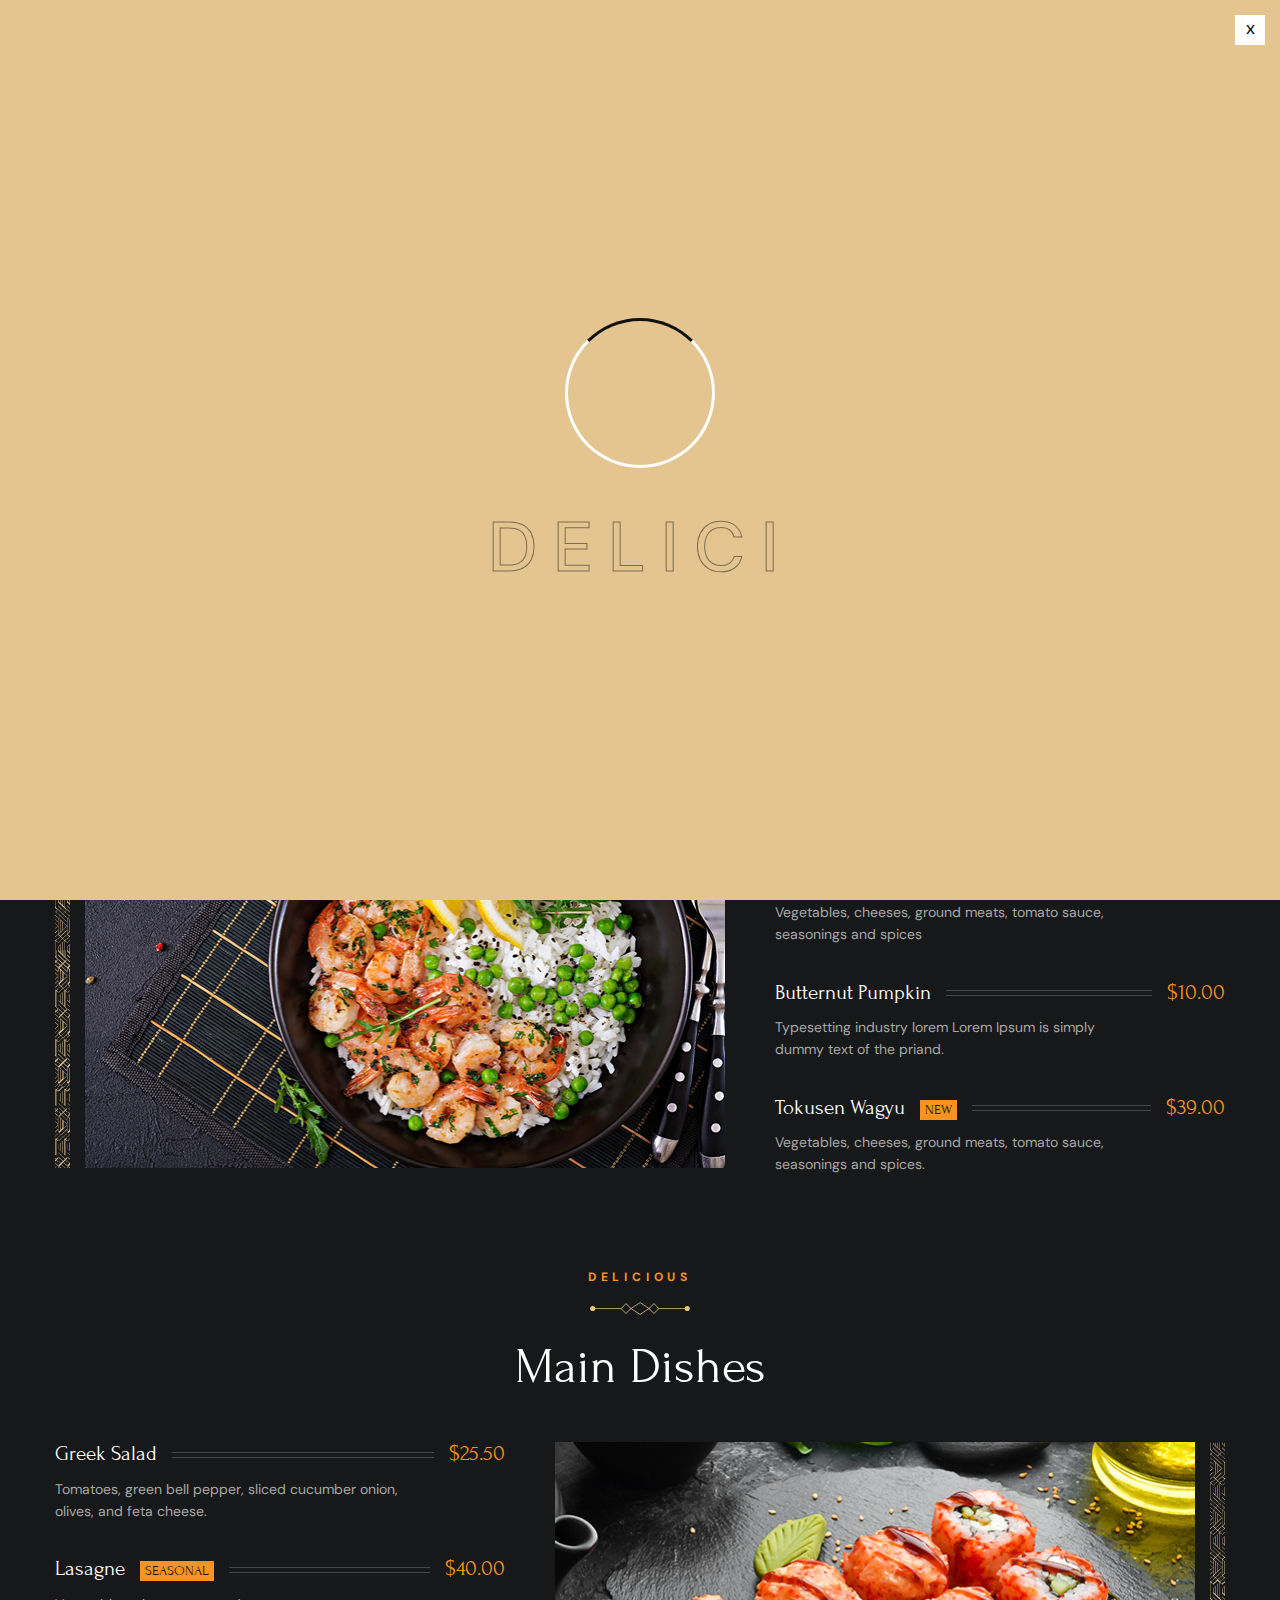
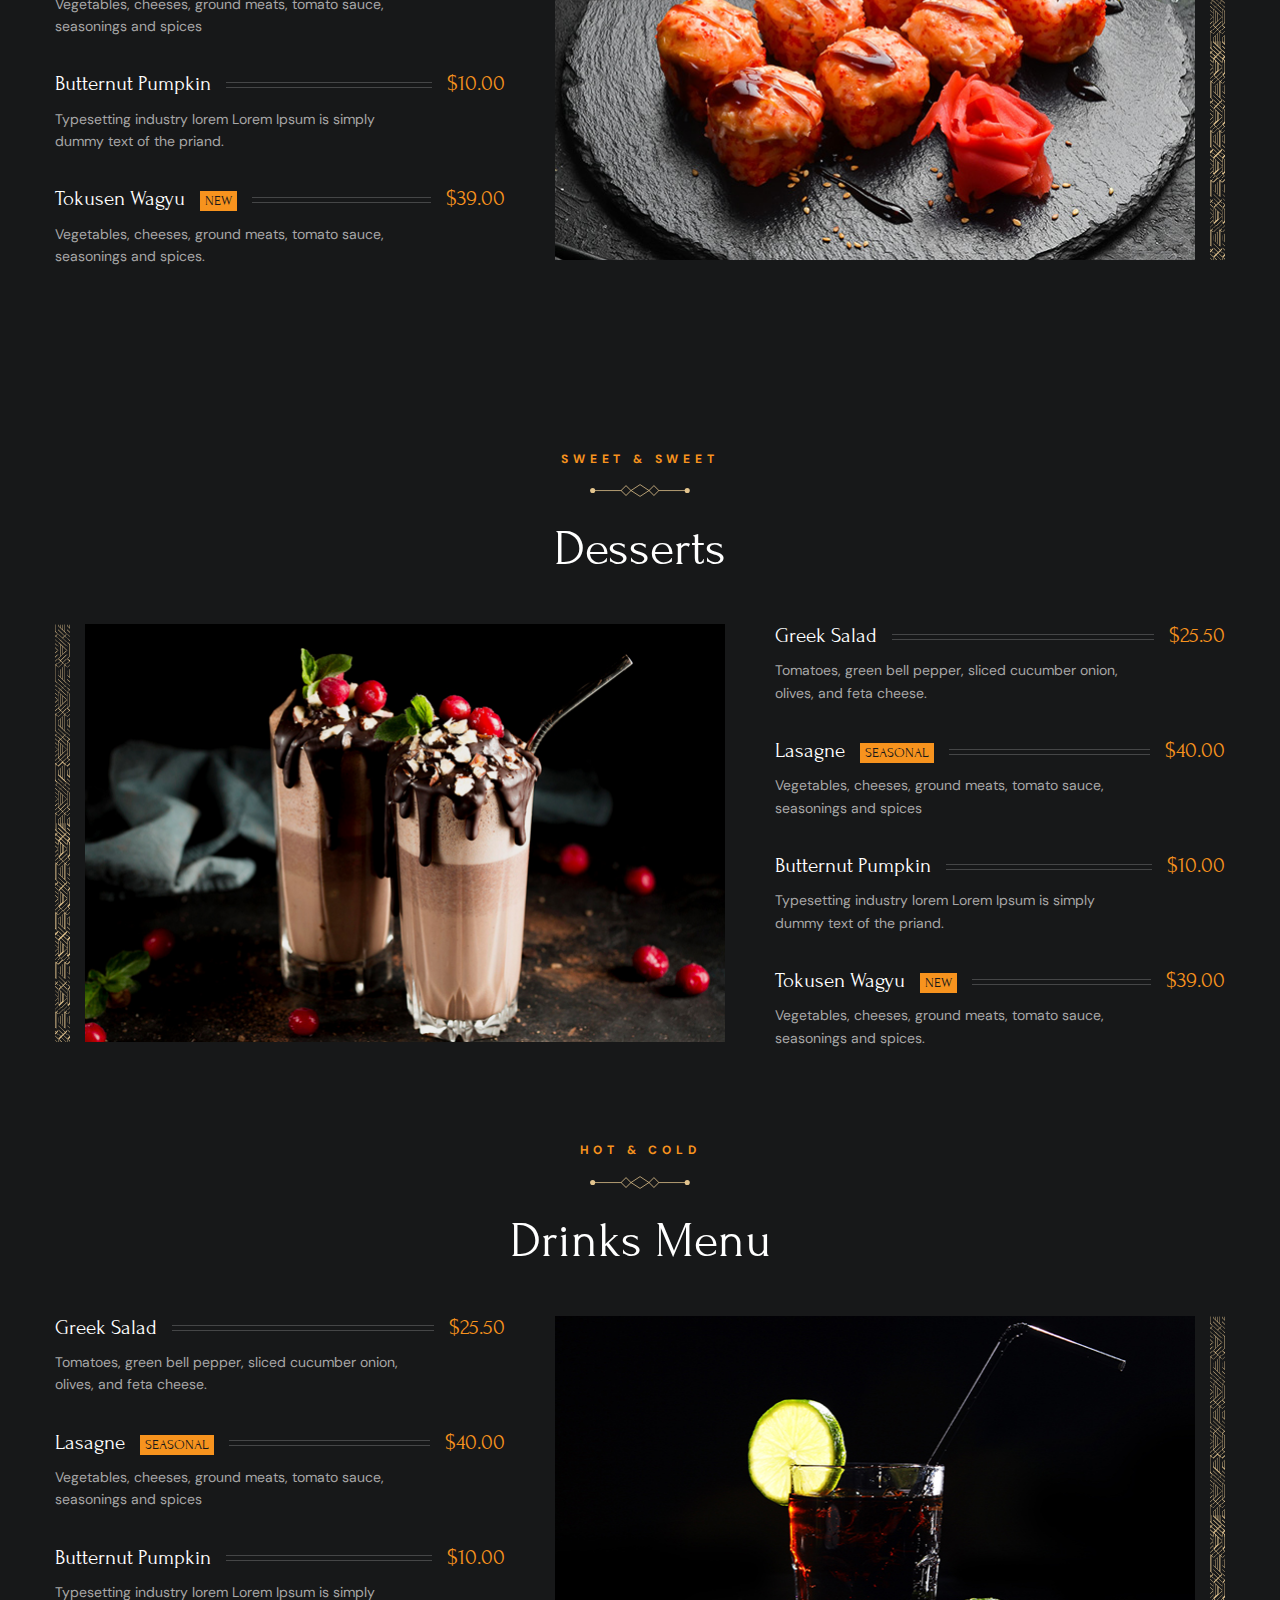
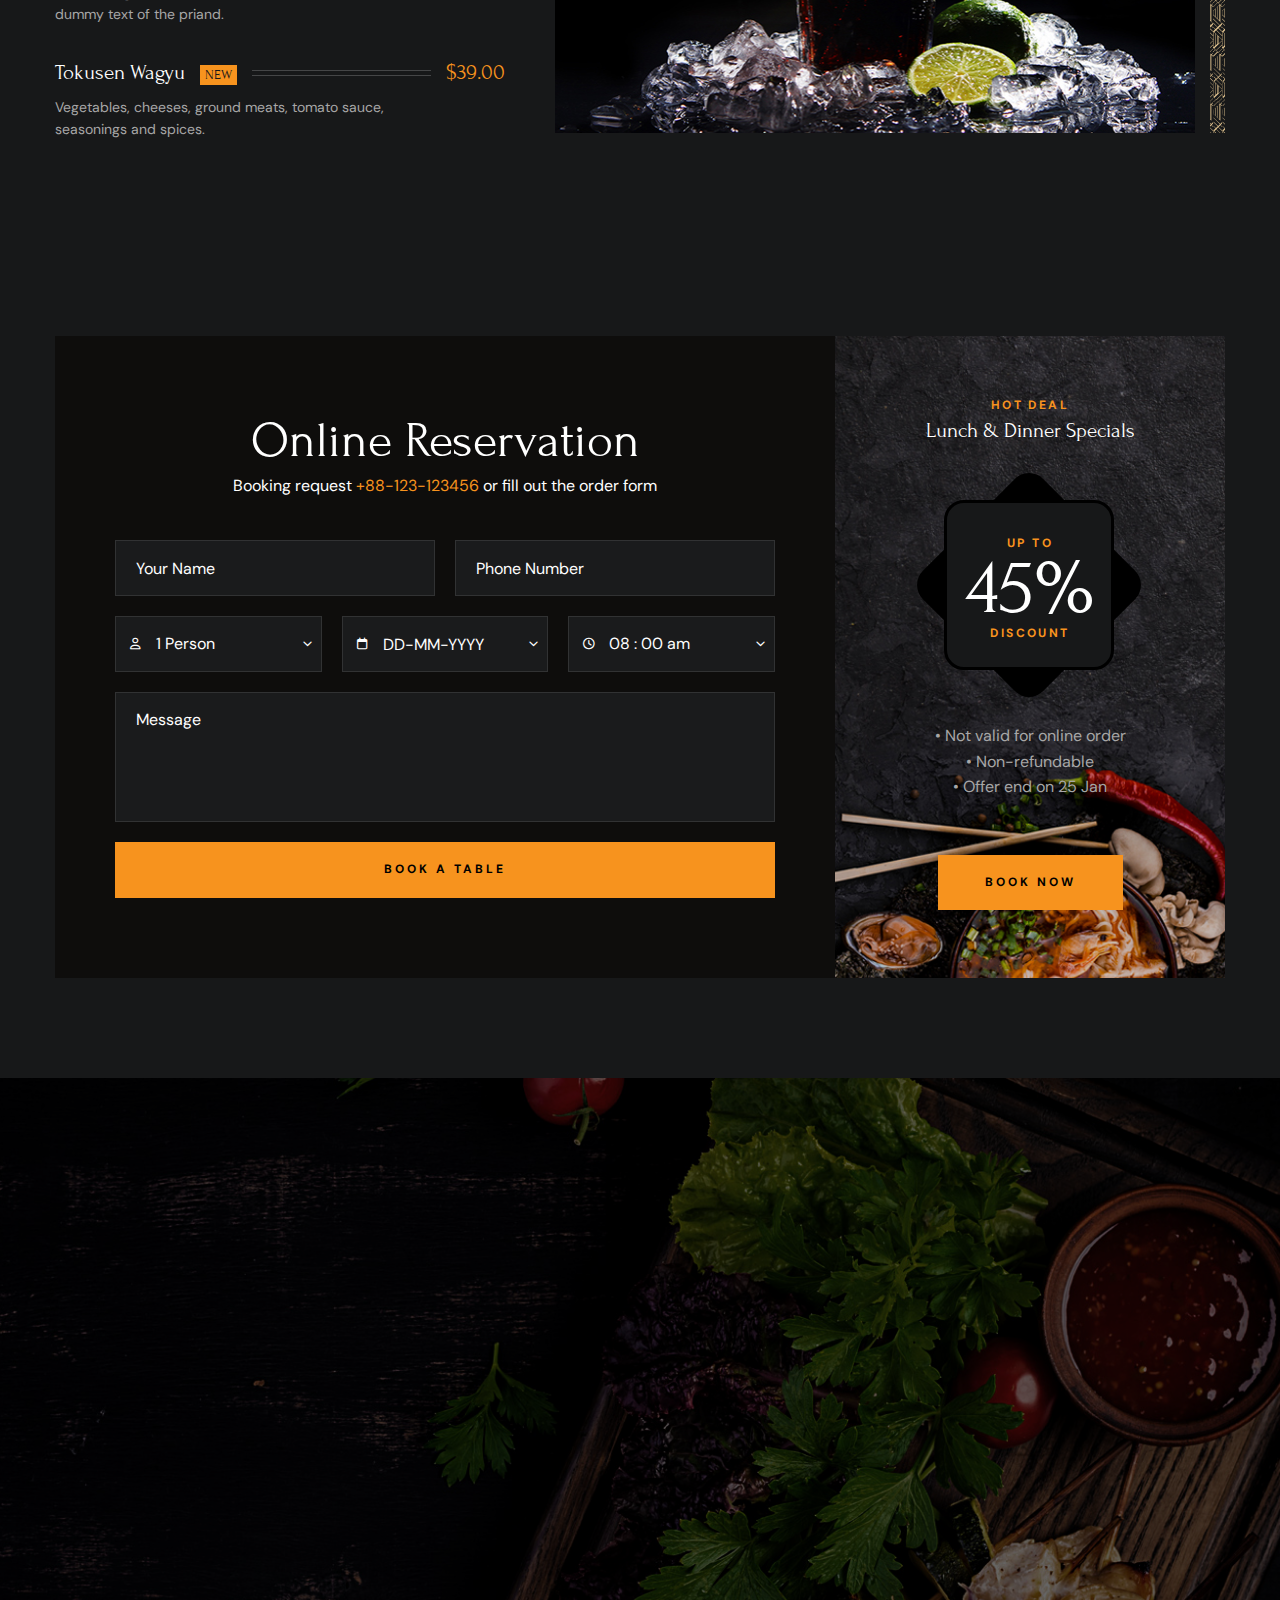
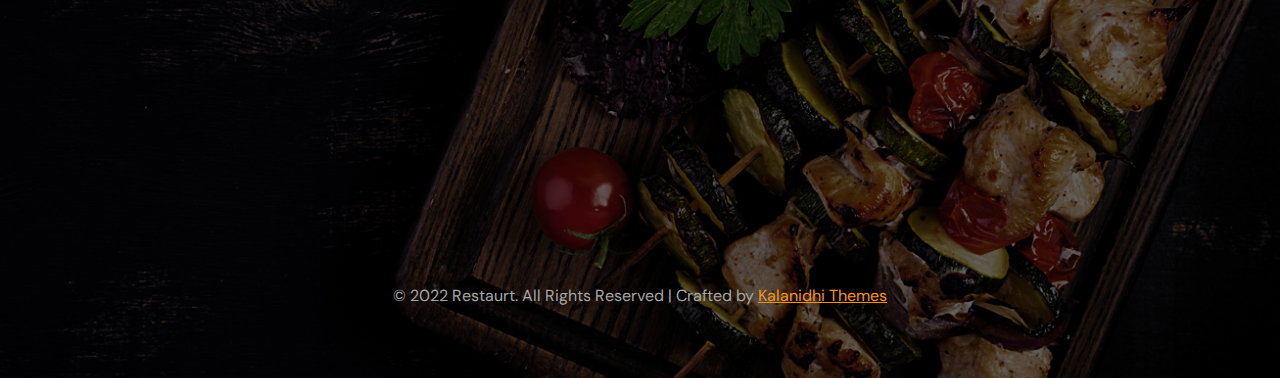
<file: menu-list-1.html>
<!DOCTYPE html>
<html lang="en">
<head>
<meta charset="utf-8">
<title>Delici - Restaurants HTML Template - Menus List</title>
<!-- Stylesheets -->
<link href="css/bootstrap.css" rel="stylesheet">
<link href="css/style.css" rel="stylesheet">
<link rel="shortcut icon" href="images/favicon.png" type="image/x-icon">
<link rel="icon" href="images/favicon.png" type="image/x-icon">
<!-- Responsive -->
<meta http-equiv="X-UA-Compatible" content="IE=edge">
<meta name="viewport" content="width=device-width, initial-scale=1.0, maximum-scale=1.0, user-scalable=0">
<link href="css/responsive.css" rel="stylesheet">
<!--[if lt IE 9]><script src="https://cdnjs.cloudflare.com/ajax/libs/html5shiv/3.7.3/html5shiv.js"></script><![endif]--> 

</head>

<body>
  <div class="page-wrapper"> 
  
    <!-- Preloader -->
    <div class="loader-wrap">
        <div class="preloader">
            <div class="preloader-close">x</div>
            <div id="handle-preloader" class="handle-preloader">
                <div class="animation-preloader">
                    <div class="spinner"></div>
                    <div class="txt-loading">
                        <span data-text-preloader="D" class="letters-loading">
                            D
                        </span>
                        <span data-text-preloader="E" class="letters-loading">
                            E
                        </span>
                        <span data-text-preloader="L" class="letters-loading">
                            L
                        </span>
                        <span data-text-preloader="I" class="letters-loading">
                            I
                        </span>
                        <span data-text-preloader="C" class="letters-loading">
                            C
                        </span>
                        <span data-text-preloader="I" class="letters-loading">
                            I
                        </span>
                    </div>
                </div>  
            </div>
        </div>
    </div>
    <!-- Preloader End -->

    <!-- Main Header-->
    <header class="main-header">
        <div class="header-top">
            <div class="auto-container">
                <div class="inner clearfix">
                    <div class="top-left clearfix">
                        <ul class="top-info clearfix">
                            <li><i class="icon far fa-map-marker-alt"></i> Restaurant St, Delicious City, London 9578, UK</li>
                            <li><i class="icon far fa-clock"></i> Daily : 8.00 am to 10.00 pm</li>
                        </ul>
                    </div>
                    <div class="top-right clearfix">
                        <ul class="top-info clearfix">
                            <li><a href="tel:+11234567890"><i class="icon far fa-phone"></i> +1 123 456 7890</a></li>
                            <li><a href="mailto:booking@restaurant.com"><i class="icon far fa-envelope"></i> booking@restaurant.com</a></li>
                        </ul>
                    </div>
                </div>
            </div>
        </div>
        <!-- Header Upper -->
        <div class="header-upper">        
            <div class="auto-container">
                <!-- Main Box -->
                <div class="main-box clearfix">
                    <!--Logo-->
                    <div class="logo-box">
                         <div class="logo"><a href="index.html" title="Delici - Restaurants HTML Template"><img src="images/logo.png" alt="" title="Delici - Restaurants HTML Template"></a></div>
                    </div>

                    <div class="nav-box clearfix">
                        <!--Nav Outer-->
                        <div class="nav-outer clearfix">         
                            <nav class="main-menu">
                                <ul class="navigation clearfix">
                                    <li class=""><a href="index.html">Home</a>
                                    </li>
                                    <li class="current dropdown has-mega-menu"><a href="https://kalanidhithemes.com/live-preview/landing-page/delici/all-demo/Delici-Defoult/menu-list.html">Menus</a>
                                        <ul>
                                            <li>
                                                <div class="mega-menu">
                                                    <div class="menu-inner">
                                                        <div class="auto-container">
                                                            <div class="row clearfix">
                                                                <div class="menu-block col-lg-3 col-md-6 col-sm-6">
                                                                    <div class="image"><a href="menu-list-1.html"><img src="images/resource/menu-image-1.jpg" alt=""></a></div>
                                                                    <div class="title"><a href="menu-list-1.html">Menu list 1</a></div>
                                                                </div>
                                                                <div class="menu-block col-lg-3 col-md-6 col-sm-6">
                                                                    <div class="image"><a href="menu-list-2.html"><img src="images/resource/menu-image-2.jpg" alt=""></a></div>
                                                                    <div class="title"><a href="menu-list-2.html">Menu list 2</a></div>
                                                                </div>
                                                                <div class="menu-block col-lg-3 col-md-6 col-sm-6">
                                                                    <div class="image"><a href="menu-list-3.html"><img src="images/resource/menu-image-3.jpg" alt=""></a></div>
                                                                    <div class="title"><a href="menu-list-3.html">Menu list 3</a></div>
                                                                </div>
                                                                <div class="menu-block col-lg-3 col-md-6 col-sm-6">
                                                                    <div class="image"><a href="menu-list-4.html"><img src="images/resource/menu-image-4.jpg" alt=""></a></div>
                                                                    <div class="title"><a href="menu-list-4.html">Menu list 4</a></div>
                                                                </div>
                                                            </div>
                                                        </div>
                                                    </div>
                                                </div>
                                            </li>
                                        </ul>
                                    </li>
                                    <li><a href="about.html">About Us</a></li>
                                    <li><a href="our-chef.html">Our chefs</a></li>
                                    <li class="dropdown"><a href="menu-list-1.html#">Pages</a>
                                        <ul>
                                            <li><a href="menu-list-1.html#">Dropdown Menu 1</a></li>
                                            <li><a href="menu-list-1.html#">Dropdown Menu 2</a></li>
                                            <li><a href="menu-list-1.html#">Dropdown Menu 3</a></li>
                                            <li class="dropdown"><a href="menu-list-1.html#">Dropdown Menu 4</a>
                                                <ul>
                                                    <li><a href="menu-list-1.html#">Dropdown Menu level 2</a></li>
                                                    <li><a href="menu-list-1.html#">Dropdown Menu level 2</a></li>
                                                    <li><a href="menu-list-1.html#">Dropdown Menu Level 3</a></li>
                                                </ul>
                                            </li>
                                            <li><a href="menu-list-1.html#">Dropdown Lorem 5</a></li>
                                        </ul>
                                    </li>
                                    <li><a href="contact-us.html">Contact</a></li>
                                </ul>
                            </nav>
                            <!-- Main Menu End-->
                        </div>
                        <!--Nav Outer End-->

                        <div class="links-box clearfix">
                            <div class="link link-btn">
                                <a href="reservation-opentable.html" class="theme-btn btn-style-one clearfix">
                                    <span class="btn-wrap">
                                        <span class="text-one">find a table</span>
                                        <span class="text-two">find a table</span>
                                    </span>
                                </a>
                            </div>
                            <div class="link info-toggler">
                                <button class="info-btn">
                                    <span class="hamburger">
                                        <span class="top-bun"></span>
                                        <span class="meat"></span>
                                        <span class="bottom-bun"></span>
                                    </span>
                                </button>
                            </div>
                        </div>

                        <!-- Hidden Nav Toggler -->
                        <div class="nav-toggler">
                            <button class="hidden-bar-opener">
                                <span class="hamburger">
                                    <span class="top-bun"></span>
                                    <span class="meat"></span>
                                    <span class="bottom-bun"></span>
                                </span>
                            </button>
                        </div>

                    </div>

                </div>
            </div>
        </div>
    </header>
    <!--End Main Header -->

    
    <!--Menu Backdrop-->
    <div class="menu-backdrop"></div>

    <!-- Hidden Navigation Bar -->
    <section class="hidden-bar">
        <!-- Hidden Bar Wrapper -->
        <div class="inner-box">
            <div class="cross-icon hidden-bar-closer"><span class="far fa-close"></span></div>
            <div class="logo-box"><a href="index.html" title="Delici - Restaurants HTML Template"><img src="images/resource/sidebar-logo.png" alt="" title="Delici - Restaurants HTML Template"></a></div>
            
            <!-- .Side-menu -->
            <div class="side-menu">
                 <ul class="navigation clearfix">
                    <li class=""><a href="index.html">Home</a>
                    </li>
                    <li class="current dropdown"><a href="https://kalanidhithemes.com/live-preview/landing-page/delici/all-demo/Delici-Defoult/menu-list.html">Menus</a>
                        <ul>
                            <li><a href="menu-list-1.html">Menu List 1</a></li>
                            <li><a href="menu-list-2.html">Menu List 2</a></li>
                            <li><a href="menu-list-3.html">Menu List 3</a></li>
                            <li><a href="menu-list-4.html">Menu List 4</a></li>
                        </ul>
                    </li>
                    <li><a href="about.html">About Us</a></li>
                    <li><a href="our-chef.html">Our chefs</a></li>
                    <li class="dropdown"><a href="menu-list-1.html#">Pages</a>
                        <ul>
                            <li><a href="menu-list-1.html#">Dropdown Menu 1</a></li>
                            <li><a href="menu-list-1.html#">Dropdown Menu 2</a></li>
                            <li><a href="menu-list-1.html#">Dropdown Menu 3</a></li>
                            <li class="dropdown"><a href="menu-list-1.html#">Dropdown Menu 4</a>
                                <ul>
                                    <li><a href="menu-list-1.html#">Dropdown Menu level 2</a></li>
                                    <li><a href="menu-list-1.html#">Dropdown Menu level 2</a></li>
                                    <li><a href="menu-list-1.html#">Dropdown Menu Level 3</a></li>
                                </ul>
                            </li>
                            <li><a href="menu-list-1.html#">Dropdown Lorem 5</a></li>
                        </ul>
                    </li>
                    <li><a href="contact-us.html">Contact</a></li>
                </ul>
            </div><!-- /.Side-menu -->
            
            <h2>Visit Us</h2>
            <ul class="info">
                <li>Restaurant St, Delicious City, <br>London 9578, UK</li>
                <li>Open: 9.30 am - 2.30pm</li>
                <li><a href="mailto:booking@domainame.com">booking@domainame.com</a></li>
            </ul>
            <div class="separator"><span></span></div>
            <div class="booking-info">
                <div class="bk-title">Booking request</div>
                <div class="bk-no"><a href="tel:+88-123-123456">+88-123-123456</a></div>
            </div>
        
        </div><!-- / Hidden Bar Wrapper -->
    </section>
    <!-- / Hidden Bar -->

    <!--Info Back Drop-->
    <div class="info-back-drop"></div>
    
    <!-- Hidden Bar -->
    <section class="info-bar">
        <div class="inner-box">
            <div class="cross-icon"><span class="far fa-close"></span></div>
            <div class="logo-box"><a href="index.html" title="Delici - Restaurants HTML Template"><img src="images/resource/sidebar-logo.png" alt="" title="Delici - Restaurants HTML Template"></a></div>
            <div class="image-box"><img src="images/resource/sidebar-image.jpg" alt="" title=""></div>

            <h2>Visit Us</h2>
            <ul class="info">
                <li>Restaurant St, Delicious City, <br>London 9578, UK</li>
                <li>Open: 9.30 am - 2.30pm</li>
                <li><a href="mailto:booking@domainame.com">booking@domainame.com</a></li>
            </ul>
            <div class="separator"><span></span></div>
            <div class="booking-info">
                <div class="bk-title">Booking request</div>
                <div class="bk-no"><a href="tel:+88-123-123456">+88-123-123456</a></div>
            </div>
        </div>
    </section>
    <!--End Hidden Bar -->

    <!-- Inner Banner Section -->
    <section class="inner-banner">
        <div class="image-layer" style="background-image: url(images/background/banner-image-2.jpg);"></div>
        <div class="auto-container">
            <div class="inner">
                <div class="subtitle"><span>delicious & amazing</span></div>
                <div class="pattern-image"><img src="images/icons/separator.svg" alt="" title=""></div>
                <h1><span>Our Menu</span></h1>
            </div>
        </div>
    </section>
    <!--End Banner Section -->

    <!--Menu Section-->
    <section class="menu-one">
        <div class="right-bg"><img src="images/background/bg-16.png" alt="" title=""></div>
        <div class="auto-container">
            <div class="title-box centered">
                <div class="subtitle"><span>STARTER MENU</span></div>
                <div class="pattern-image"><img src="images/icons/separator.svg" alt="" title=""></div>
                <h2>Appetizers</h2>
            </div>

            <div class="row clearfix">
                <div class="image-col col-lg-7 col-md-12 col-sm-12">
                    <div class="inner">
                        <div class="image"><img src="images/resource/menus-1.jpg" alt=""></div>
                    </div>
                </div>
                <div class="menu-col col-lg-5 col-md-12 col-sm-12">
                    <div class="inner">
                        <!--Block-->
                        <div class="dish-block">
                            <div class="inner-box">
                                <div class="title clearfix"><div class="ttl clearfix"><h5><a href="menu-list-1.html#">Greek Salad</a></h5></div><div class="price"><span>$25.50</span></div></div>
                                <div class="text desc"><a href="menu-list-1.html#">Tomatoes, green bell pepper, sliced cucumber onion, olives, and feta cheese.</a></div>
                            </div>
                        </div>
                        <!--Block-->
                        <div class="dish-block">
                            <div class="inner-box">
                                <div class="title clearfix"><div class="ttl clearfix"><h5><a href="menu-list-1.html#">Lasagne <span class="s-info">SEASONAL</span></a></h5></div><div class="price"><span>$40.00</span></div></div>
                                <div class="text desc"><a href="menu-list-1.html#">Vegetables, cheeses, ground meats, tomato sauce, seasonings and spices</a></div>
                            </div>
                        </div>
                        <!--Block-->
                        <div class="dish-block">
                            <div class="inner-box">
                                <div class="title clearfix"><div class="ttl clearfix"><h5><a href="menu-list-1.html#">Butternut Pumpkin</a></h5></div><div class="price"><span>$10.00</span></div></div>
                                <div class="text desc"><a href="menu-list-1.html#">Typesetting industry lorem Lorem Ipsum is simply dummy text of the priand.</a></div>
                            </div>
                        </div>
                        <!--Block-->
                        <div class="dish-block">
                            <div class="inner-box">
                                <div class="title clearfix"><div class="ttl clearfix"><h5><a href="menu-list-1.html#">Tokusen Wagyu <span class="s-info">NEW</span></a></h5></div><div class="price"><span>$39.00</span></div></div>
                                <div class="text desc"><a href="menu-list-1.html#">Vegetables, cheeses, ground meats, tomato sauce, seasonings and spices.</a></div>
                            </div>
                        </div>
                    </div>
                </div>
            </div>
        </div>
    </section>

    <!--Menu Section-->
    <section class="menu-one alternate">
        <div class="left-bg"><img src="images/background/bg-17.png" alt="" title=""></div>
        <div class="right-bg-2"><img src="images/background/bg-18.png" alt="" title=""></div>
        <div class="auto-container">
            <div class="title-box centered">
                <div class="subtitle"><span>Delicious</span></div>
                <div class="pattern-image"><img src="images/icons/separator.svg" alt="" title=""></div>
                <h2>Main Dishes</h2>
            </div>

            <div class="row clearfix">
                <div class="image-col col-lg-7 col-md-12 col-sm-12">
                    <div class="inner">
                        <div class="image"><img src="images/resource/menus-2.jpg" alt=""></div>
                    </div>
                </div>
                <div class="menu-col col-lg-5 col-md-12 col-sm-12">
                    <div class="inner">
                        <!--Block-->
                        <div class="dish-block">
                            <div class="inner-box">
                                <div class="title clearfix"><div class="ttl clearfix"><h5><a href="menu-list-1.html#">Greek Salad</a></h5></div><div class="price"><span>$25.50</span></div></div>
                                <div class="text desc"><a href="menu-list-1.html#">Tomatoes, green bell pepper, sliced cucumber onion, olives, and feta cheese.</a></div>
                            </div>
                        </div>
                        <!--Block-->
                        <div class="dish-block">
                            <div class="inner-box">
                                <div class="title clearfix"><div class="ttl clearfix"><h5><a href="menu-list-1.html#">Lasagne <span class="s-info">SEASONAL</span></a></h5></div><div class="price"><span>$40.00</span></div></div>
                                <div class="text desc"><a href="menu-list-1.html#">Vegetables, cheeses, ground meats, tomato sauce, seasonings and spices</a></div>
                            </div>
                        </div>
                        <!--Block-->
                        <div class="dish-block">
                            <div class="inner-box">
                                <div class="title clearfix"><div class="ttl clearfix"><h5><a href="menu-list-1.html#">Butternut Pumpkin</a></h5></div><div class="price"><span>$10.00</span></div></div>
                                <div class="text desc"><a href="menu-list-1.html#">Typesetting industry lorem Lorem Ipsum is simply dummy text of the priand.</a></div>
                            </div>
                        </div>
                        <!--Block-->
                        <div class="dish-block">
                            <div class="inner-box">
                                <div class="title clearfix"><div class="ttl clearfix"><h5><a href="menu-list-1.html#">Tokusen Wagyu <span class="s-info">NEW</span></a></h5></div><div class="price"><span>$39.00</span></div></div>
                                <div class="text desc"><a href="menu-list-1.html#">Vegetables, cheeses, ground meats, tomato sauce, seasonings and spices.</a></div>
                            </div>
                        </div>
                    </div>
                </div>
            </div>
        </div>
    </section>

    <!--Menu Section-->
    <section class="menu-one">
        <div class="left-bg"><img src="images/background/bg-22.png" alt="" title=""></div>
        <div class="auto-container">
            <div class="title-box centered">
                <div class="subtitle"><span>sweet & sweet</span></div>
                <div class="pattern-image"><img src="images/icons/separator.svg" alt="" title=""></div>
                <h2>Desserts</h2>
            </div>

            <div class="row clearfix">
                <div class="image-col col-lg-7 col-md-12 col-sm-12">
                    <div class="inner">
                        <div class="image"><img src="images/resource/menus-desert.jpg" alt=""></div>
                    </div>
                </div>
                <div class="menu-col col-lg-5 col-md-12 col-sm-12">
                    <div class="inner">
                        <!--Block-->
                        <div class="dish-block">
                            <div class="inner-box">
                                <div class="title clearfix"><div class="ttl clearfix"><h5><a href="menu-list-1.html#">Greek Salad</a></h5></div><div class="price"><span>$25.50</span></div></div>
                                <div class="text desc"><a href="menu-list-1.html#">Tomatoes, green bell pepper, sliced cucumber onion, olives, and feta cheese.</a></div>
                            </div>
                        </div>
                        <!--Block-->
                        <div class="dish-block">
                            <div class="inner-box">
                                <div class="title clearfix"><div class="ttl clearfix"><h5><a href="menu-list-1.html#">Lasagne <span class="s-info">SEASONAL</span></a></h5></div><div class="price"><span>$40.00</span></div></div>
                                <div class="text desc"><a href="menu-list-1.html#">Vegetables, cheeses, ground meats, tomato sauce, seasonings and spices</a></div>
                            </div>
                        </div>
                        <!--Block-->
                        <div class="dish-block">
                            <div class="inner-box">
                                <div class="title clearfix"><div class="ttl clearfix"><h5><a href="menu-list-1.html#">Butternut Pumpkin</a></h5></div><div class="price"><span>$10.00</span></div></div>
                                <div class="text desc"><a href="menu-list-1.html#">Typesetting industry lorem Lorem Ipsum is simply dummy text of the priand.</a></div>
                            </div>
                        </div>
                        <!--Block-->
                        <div class="dish-block">
                            <div class="inner-box">
                                <div class="title clearfix"><div class="ttl clearfix"><h5><a href="menu-list-1.html#">Tokusen Wagyu <span class="s-info">NEW</span></a></h5></div><div class="price"><span>$39.00</span></div></div>
                                <div class="text desc"><a href="menu-list-1.html#">Vegetables, cheeses, ground meats, tomato sauce, seasonings and spices.</a></div>
                            </div>
                        </div>
                    </div>
                </div>
            </div>
        </div>
    </section>

    <!--Menu Section-->
    <section class="menu-one alternate">
        
        <div class="right-bg-2"><img src="images/background/bg-23.png" alt="" title=""></div>
        <div class="auto-container">
            <div class="title-box centered">
                <div class="subtitle"><span>hot & cold</span></div>
                <div class="pattern-image"><img src="images/icons/separator.svg" alt="" title=""></div>
                <h2>Drinks Menu</h2>
            </div>

            <div class="row clearfix">
                <div class="image-col col-lg-7 col-md-12 col-sm-12">
                    <div class="inner">
                        <div class="image"><img src="images/resource/menus-drinks.jpg" alt=""></div>
                    </div>
                </div>
                <div class="menu-col col-lg-5 col-md-12 col-sm-12">
                    <div class="inner">
                        <!--Block-->
                        <div class="dish-block">
                            <div class="inner-box">
                                <div class="title clearfix"><div class="ttl clearfix"><h5><a href="menu-list-1.html#">Greek Salad</a></h5></div><div class="price"><span>$25.50</span></div></div>
                                <div class="text desc"><a href="menu-list-1.html#">Tomatoes, green bell pepper, sliced cucumber onion, olives, and feta cheese.</a></div>
                            </div>
                        </div>
                        <!--Block-->
                        <div class="dish-block">
                            <div class="inner-box">
                                <div class="title clearfix"><div class="ttl clearfix"><h5><a href="menu-list-1.html#">Lasagne <span class="s-info">SEASONAL</span></a></h5></div><div class="price"><span>$40.00</span></div></div>
                                <div class="text desc"><a href="menu-list-1.html#">Vegetables, cheeses, ground meats, tomato sauce, seasonings and spices</a></div>
                            </div>
                        </div>
                        <!--Block-->
                        <div class="dish-block">
                            <div class="inner-box">
                                <div class="title clearfix"><div class="ttl clearfix"><h5><a href="menu-list-1.html#">Butternut Pumpkin</a></h5></div><div class="price"><span>$10.00</span></div></div>
                                <div class="text desc"><a href="menu-list-1.html#">Typesetting industry lorem Lorem Ipsum is simply dummy text of the priand.</a></div>
                            </div>
                        </div>
                        <!--Block-->
                        <div class="dish-block">
                            <div class="inner-box">
                                <div class="title clearfix"><div class="ttl clearfix"><h5><a href="menu-list-1.html#">Tokusen Wagyu <span class="s-info">NEW</span></a></h5></div><div class="price"><span>$39.00</span></div></div>
                                <div class="text desc"><a href="menu-list-1.html#">Vegetables, cheeses, ground meats, tomato sauce, seasonings and spices.</a></div>
                            </div>
                        </div>
                    </div>
                </div>
            </div>
        </div>
    </section>

    
    <!--Reservation Section-->
    <section class="reserve-section style-two">
        <div class="image-layer" style="background-image: url(images/background/image-10.jpg);"></div>
        <div class="auto-container">
            <div class="outer-box">
                <div class="row clearfix">
                    <div class="reserv-col col-lg-8 col-md-12 col-sm-12">
                        <div class="inner">
                            <div class="title">
                                <h2>Online Reservation</h2>
                                <div class="request-info">Booking request <a href="menu-list-1.html#">+88-123-123456</a> or fill out the order form</div>
                            </div>
                            <div class="default-form reservation-form">
                                <form method="post" action="index.html">
                                    <div class="row clearfix">
                                        <div class="form-group col-lg-6 col-md-6 col-sm-12">
                                            <div class="field-inner">
                                                <input type="text" name="fieldname" value="" placeholder="Your Name" required>
                                            </div>
                                        </div>
                                        <div class="form-group col-lg-6 col-md-6 col-sm-12">
                                            <div class="field-inner">
                                                <input type="text" name="fieldname" value="" placeholder="Phone Number" required>
                                            </div>
                                        </div>
                                        <div class="form-group col-lg-4 col-md-6 col-sm-12">
                                            <div class="field-inner">
                                                <span class="alt-icon far fa-user"></span>
                                                <select class="l-icon">
                                                    <option>1 Person</option>
                                                    <option>2 Person</option>
                                                    <option>3 Person</option>
                                                    <option>4 Person</option>
                                                    <option>5 Person</option>
                                                    <option>6 Person</option>
                                                    <option>7 Person</option>
                                                </select>
                                                <span class="arrow-icon far fa-angle-down"></span>
                                            </div>
                                        </div>
                                        <div class="form-group col-lg-4 col-md-6 col-sm-12">
                                            <div class="field-inner">
                                                <span class="alt-icon far fa-calendar"></span>
                                                <input class="l-icon datepicker" type="text" name="fieldname" value="" placeholder="DD-MM-YYYY" required readonly>
                                                <span class="arrow-icon far fa-angle-down"></span>
                                            </div>
                                        </div>
                                        <div class="form-group col-lg-4 col-md-12 col-sm-12">
                                            <div class="field-inner">
                                                <span class="alt-icon far fa-clock"></span>
                                                <select class="l-icon">
                                                    <option>08 : 00 am</option>
                                                    <option>09 : 00 am</option>
                                                    <option>10 : 00 am</option>
                                                    <option>11 : 00 am</option>
                                                    <option>12 : 00 pm</option>
                                                    <option>01 : 00 pm</option>
                                                    <option>02 : 00 pm</option>
                                                    <option>03 : 00 pm</option>
                                                    <option>04 : 00 pm</option>
                                                    <option>05 : 00 pm</option>
                                                    <option>06 : 00 pm</option>
                                                    <option>07 : 00 pm</option>
                                                    <option>08 : 00 pm</option>
                                                    <option>09 : 00 pm</option>
                                                    <option>10 : 00 pm</option>
                                                </select>
                                                <span class="arrow-icon far fa-angle-down"></span>
                                            </div>
                                        </div>
                                        <div class="form-group col-lg-12 col-md-12 col-sm-12">
                                            <div class="field-inner">
                                                <textarea name="fieldname" placeholder="Message" required></textarea>
                                            </div>
                                        </div>
                                        <div class="form-group col-lg-12 col-md-12 col-sm-12">
                                            <div class="field-inner">
                                                <button type="submit" class="theme-btn btn-style-one clearfix">
                                                    <span class="btn-wrap">
                                                        <span class="text-one">book a table</span>
                                                        <span class="text-two">book a table</span>
                                                    </span>
                                                </button>
                                            </div>
                                        </div>
                                    </div>
                                </form>
                            </div>
                        </div>
                    </div>
                    <div class="info-col col-lg-4 col-md-12 col-sm-12">
                        <div class="inner">
                            <div class="img-layer" style="background-image: url(images/background/image-11.jpg);"></div>
                            <div class="title">
                                <div class="subtitle">hot deal</div>
                                <h5>Lunch & Dinner Specials</h5>
                            </div>
                            <div class="data">
                                <div class="discount-info">
                                    <div class="s-ttl">up to</div>
                                    <div class="num">45%</div>
                                    <div class="s-ttl">discount</div>
                                </div>
                                <div class="instruction">
                                    • Not valid for online order <br>
                                    • Non-refundable <br>
                                    • Offer end on 25 Jan <br>
                                </div>
                                <div class="link-box">
                                    <a href="reservation-opentable.html" class="theme-btn btn-style-one clearfix">
                                        <span class="btn-wrap">
                                            <span class="text-one">book now</span>
                                            <span class="text-two">book now</span>
                                        </span>
                                    </a>
                                </div>
                            </div>
                        </div>
                    </div>
                </div>

            </div>
        </div>
    </section>

    <!--Main Footer-->
    <footer class="main-footer">
        <div class="image-layer" style="background-image: url(images/background/image-4.jpg);"></div>
        <div class="upper-section">
            <div class="auto-container">
                <div class="row clearfix">
                    <!--Footer Col-->
                    <div class="footer-col info-col col-lg-6 col-md-12 col-sm-12">
                        <div class="inner wow fadeInUp" data-wow-delay="0ms" data-wow-duration="1500ms">
                            <div class="content">
                                <div class="logo"><a href="index.html" title="Delici - Restaurants HTML Template"><img src="images/logo.png" alt="" title="Delici - Restaurants HTML Template"></a></div>
                                <div class="info">
                                    <ul>
                                        <li>Restaurant St, Delicious City, London 9578, UK</li>
                                        <li><a href="mailto:booking@domainname.com">booking@domainname.com</a></li>
                                        <li><a href="tel:+88-123-123456">Booking Request : +88-123-123456</a></li>
                                        <li>Open : 09:00 am - 01:00 pm</li>
                                    </ul>
                                </div>
                                <div class="separator"><span></span><span></span><span></span></div>
                                <div class="newsletter">
                                    <h3>Get News & Offers</h3>
                                    <div class="text">Subscribe us & Get <span>25% Off.</span></div>
                                    <div class="newsletter-form">
                                        <form method="post" action="index.html">
                                            <div class="form-group">
                                                <span class="alt-icon far fa-envelope"></span>
                                                <input type="email" name="email" value="" placeholder="Your email" required>
                                                <button type="submit" class="theme-btn btn-style-one clearfix">
                                                    <span class="btn-wrap">
                                                        <span class="text-one">subscribe</span>
                                                        <span class="text-two">subscribe</span>
                                                    </span>
                                                </button>
                                            </div>
                                        </form>
                                    </div>
                                </div>
                            </div>
                        </div>
                    </div>
                    <!--Footer Col-->
                    <div class="footer-col links-col col-lg-3 col-md-6 col-sm-12">
                        <div class="inner wow fadeInLeft" data-wow-delay="0ms" data-wow-duration="1500ms">
                            <ul class="links">
                                <li><a href="https://kalanidhithemes.com/live-preview/landing-page/delici/all-demo/Delici-Defoult/home.html">Home</a></li>
                                <li><a href="menu-list-1.html">Menus</a></li>
                                <li><a href="about.html">About us</a></li>
                                <li><a href="our-chef.html">Our chefs</a></li>
                                <li><a href="contact-us.html">Contact</a></li>
                            </ul>
                        </div>
                    </div>
                    <!--Footer Col-->
                    <div class="footer-col links-col last col-lg-3 col-md-6 col-sm-12">
                        <div class="inner wow fadeInRight" data-wow-delay="0ms" data-wow-duration="1500ms">
                            <ul class="links">
                                <li><a href="menu-list-1.html#">facebook</a></li>
                                <li><a href="menu-list-1.html#">instagram</a></li>
                                <li><a href="menu-list-1.html#">Twitter</a></li>
                                <li><a href="menu-list-1.html#">Youtube</a></li>
                                <li><a href="menu-list-1.html#">Google map</a></li>
                            </ul>
                        </div>
                    </div>
                </div>
            </div>
        </div>
        <div class="footer-bottom">
            <div class="auto-container">
                <div class="copyright">&copy; 2022 Restaurt. All Rights Reserved   |    Crafted by <a href="https://themeforest.net/user/kalanidhithemes" target="blank">Kalanidhi Themes</a></div>
            </div>
        </div>
    </footer>

</div>
<!--End pagewrapper--> 

<!--Scroll to top-->
<div class="scroll-to-top scroll-to-target" data-target="html"><span class="icon fa fa-angle-up"></span></div>

<script src="js/jquery.js"></script>
<script src="js/popper.min.js"></script>
<script src="js/bootstrap.min.js"></script>
<script src="js/jquery-ui.js"></script>
<script src="js/jquery.fancybox.js"></script>
<script src="js/swiper.js"></script>
<script src="js/owl.js"></script>
<script src="js/appear.js"></script>
<script src="js/wow.js"></script>
<script src="js/custom-script.js"></script>
</body>
</html>
</file>
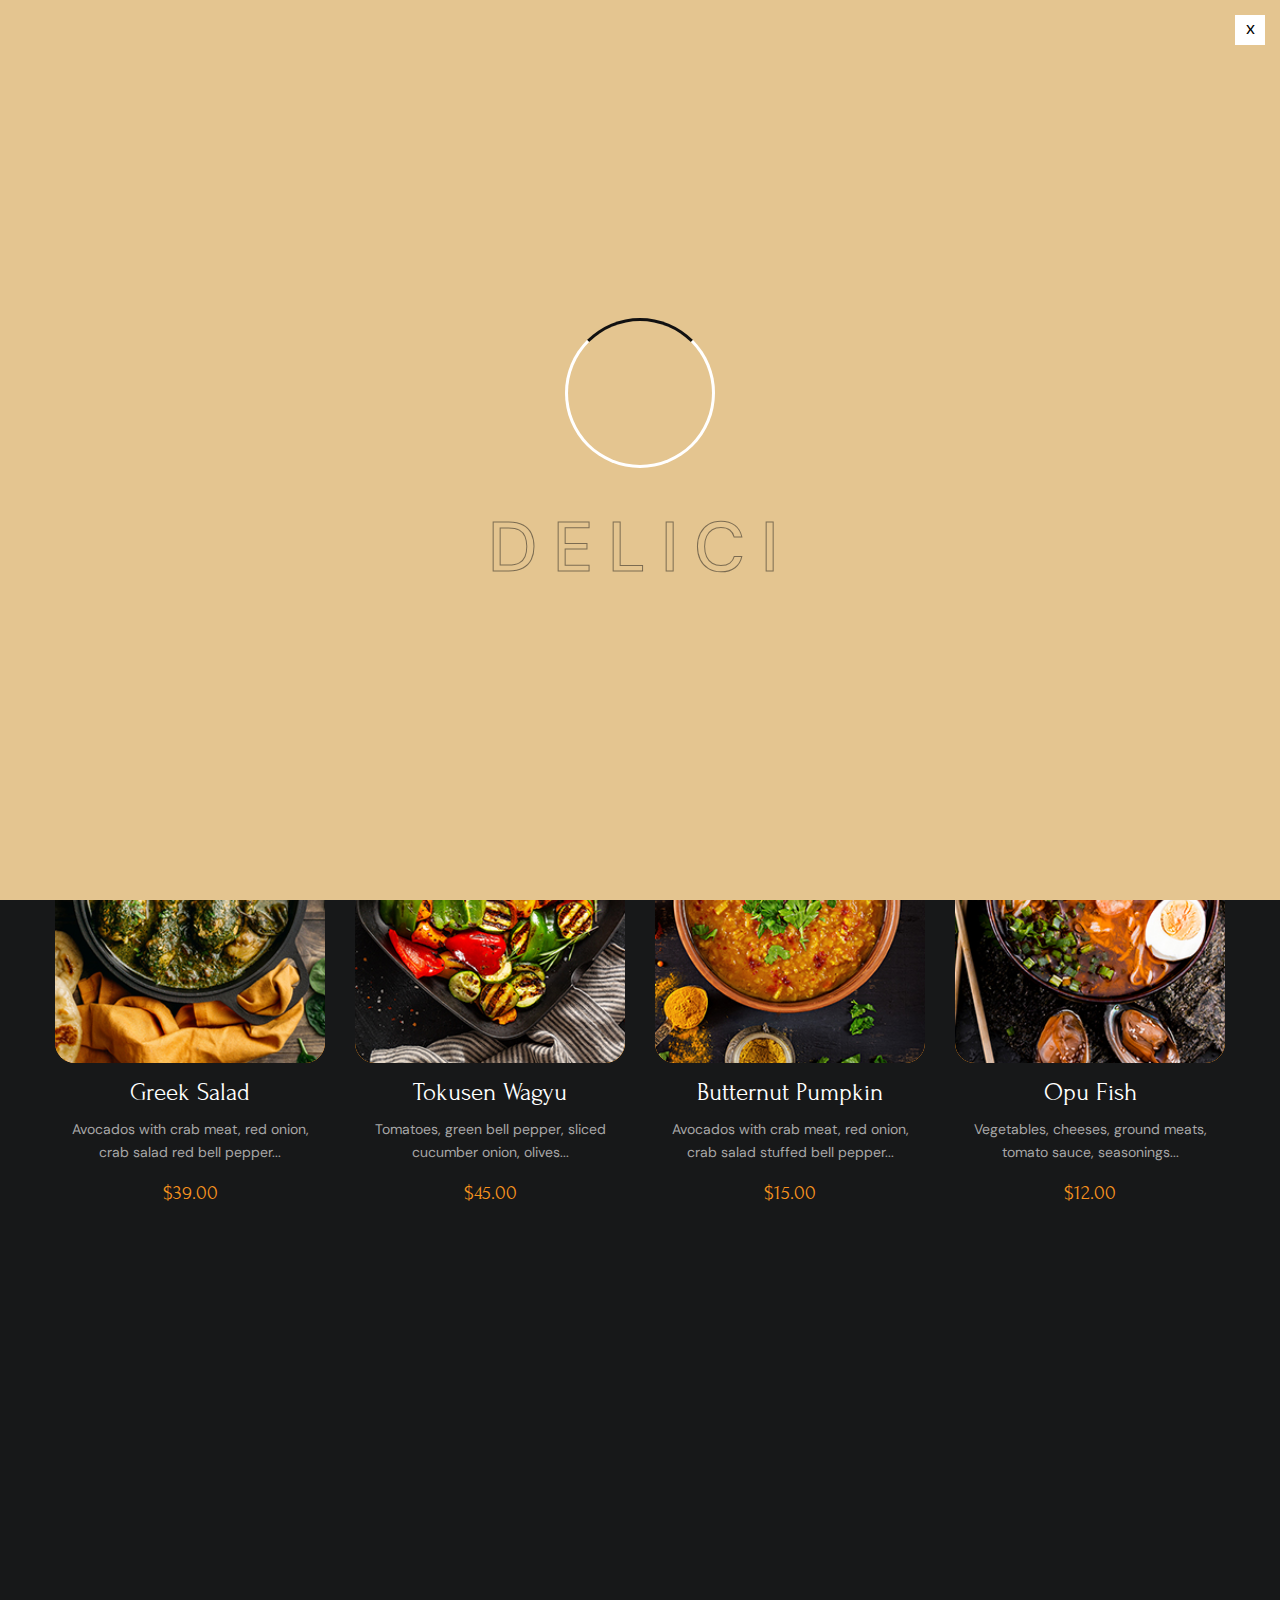
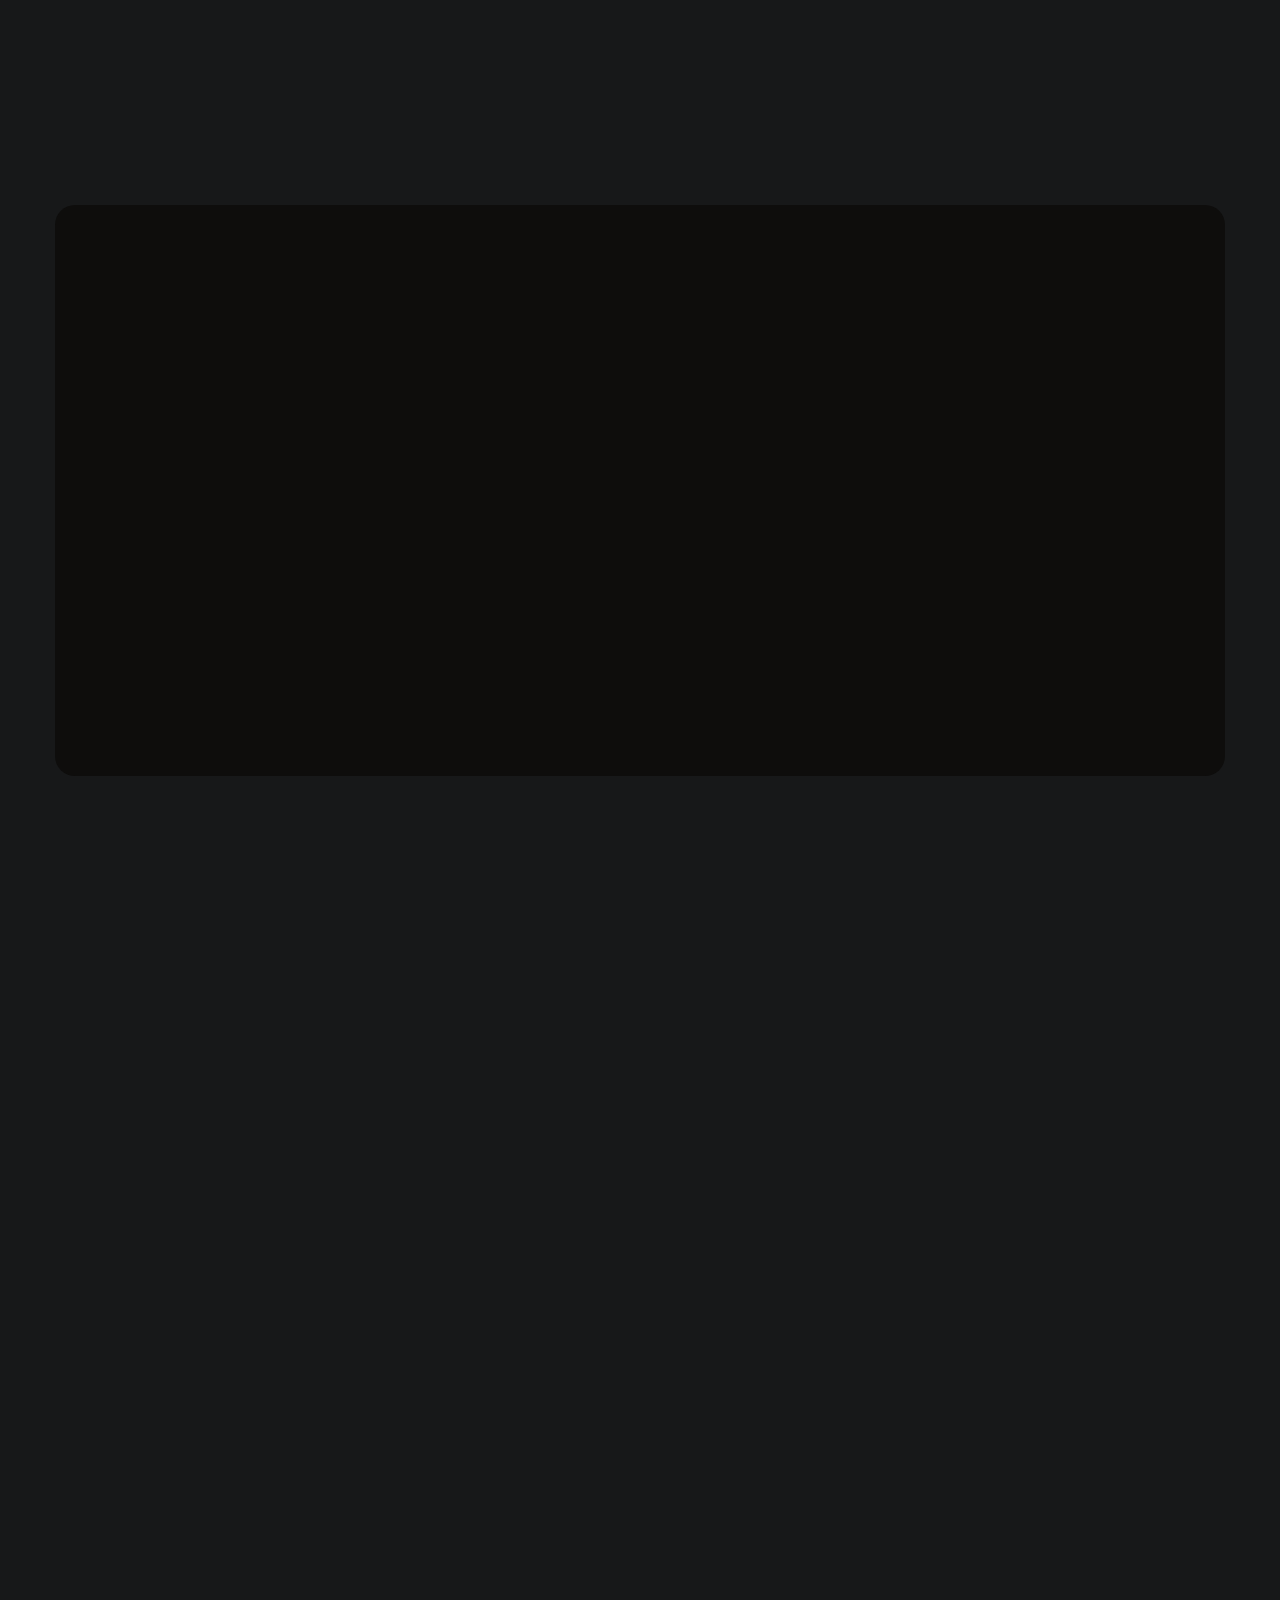
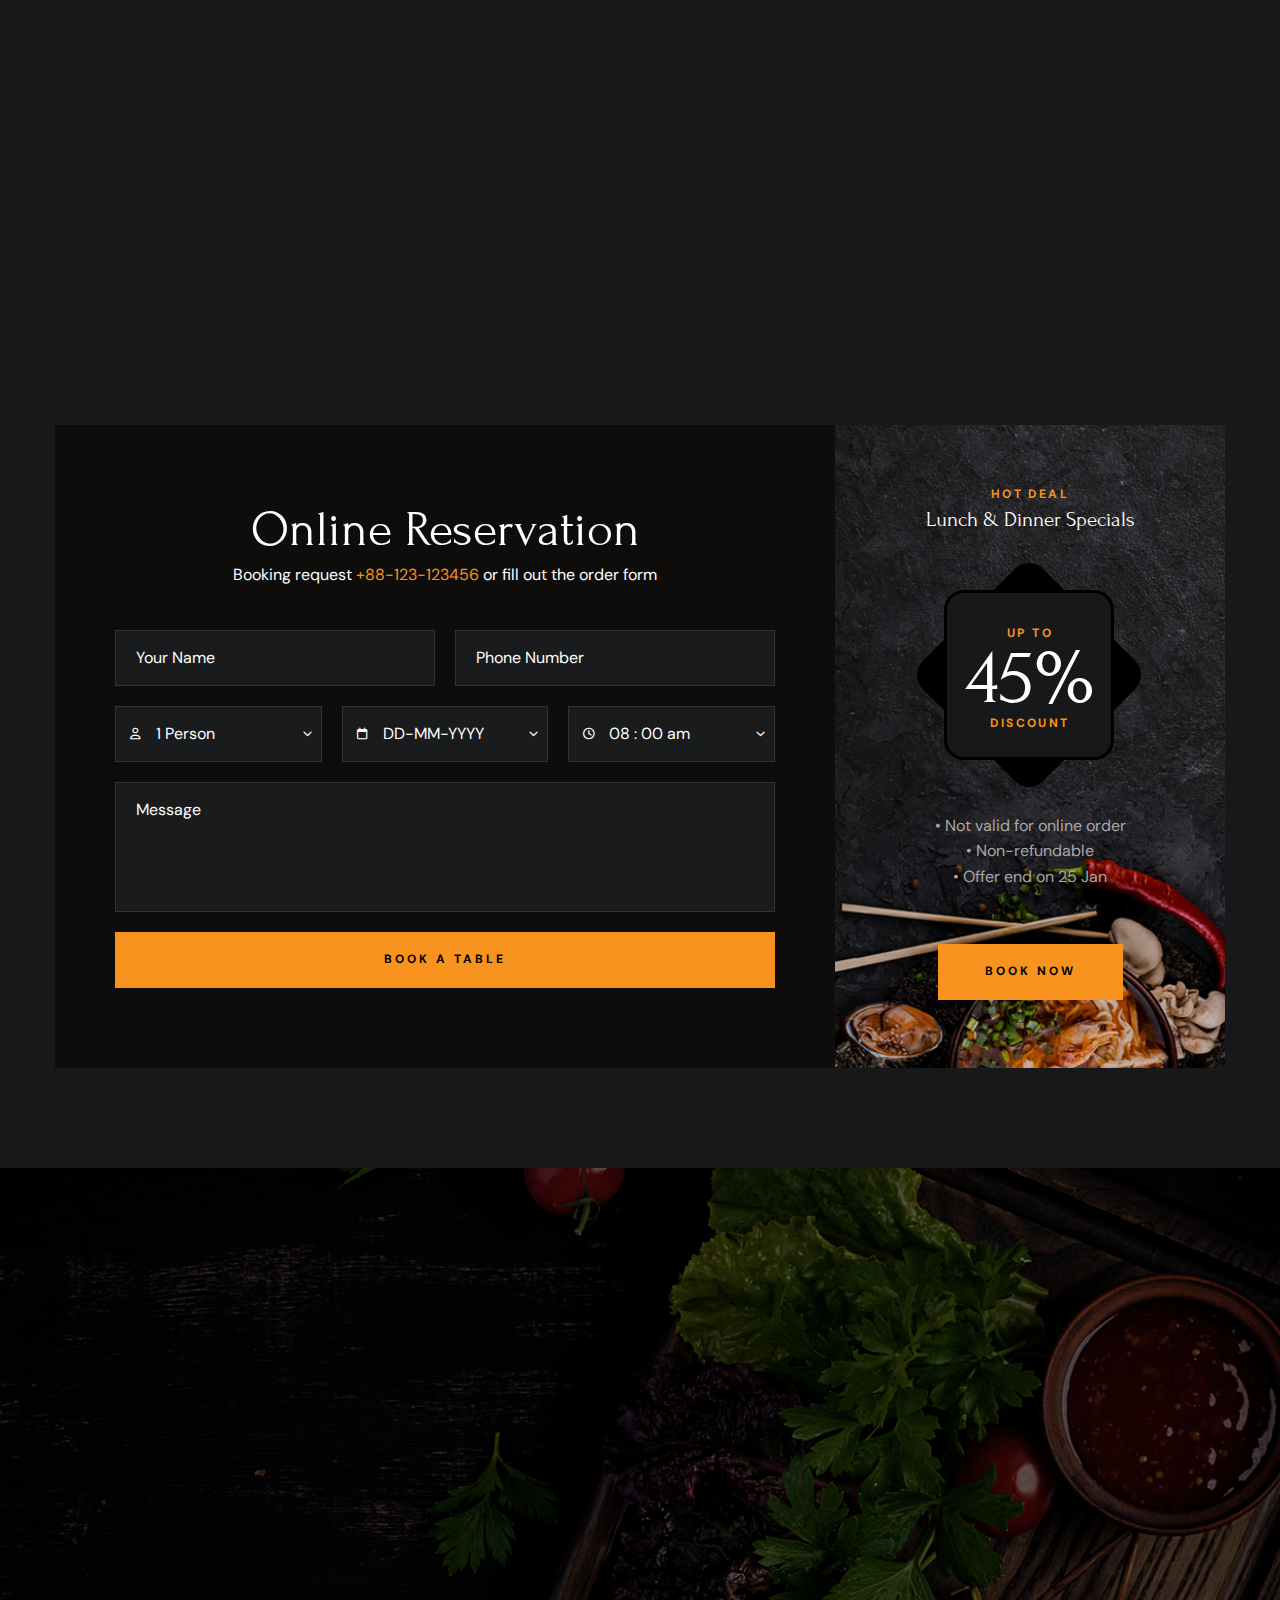
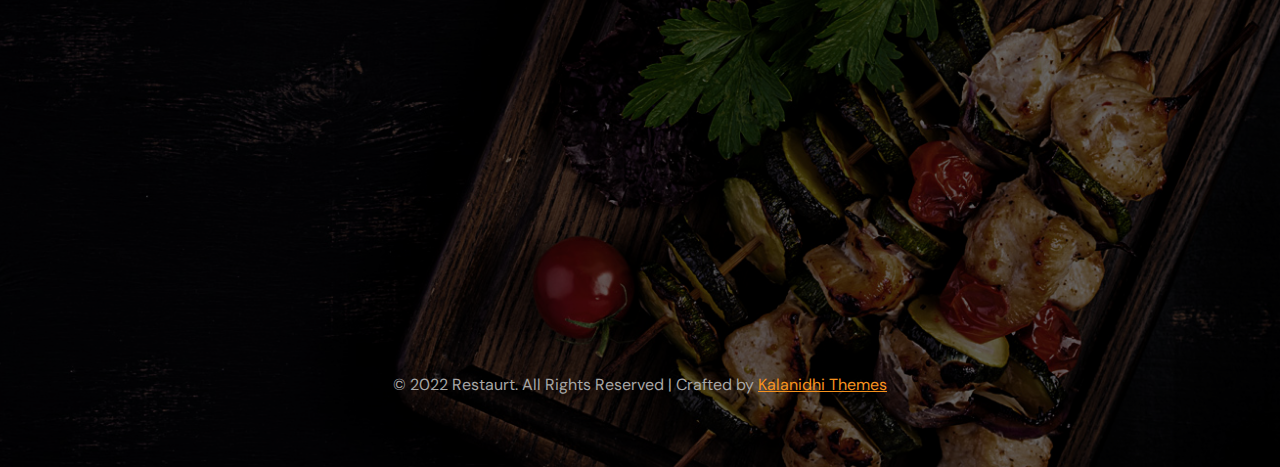
<file: menu-list-2.html>
<!DOCTYPE html>
<html lang="en">
<head>
<meta charset="utf-8">
<title>Delici - Restaurants HTML Template - Menus List</title>
<!-- Stylesheets -->
<link href="css/bootstrap.css" rel="stylesheet">
<link href="css/style.css" rel="stylesheet">
<link rel="shortcut icon" href="images/favicon.png" type="image/x-icon">
<link rel="icon" href="images/favicon.png" type="image/x-icon">
<!-- Responsive -->
<meta http-equiv="X-UA-Compatible" content="IE=edge">
<meta name="viewport" content="width=device-width, initial-scale=1.0, maximum-scale=1.0, user-scalable=0">
<link href="css/responsive.css" rel="stylesheet">
<!--[if lt IE 9]><script src="https://cdnjs.cloudflare.com/ajax/libs/html5shiv/3.7.3/html5shiv.js"></script><![endif]--> 

</head>

<body>
  <div class="page-wrapper"> 
  
    <!-- Preloader -->
    <div class="loader-wrap">
        <div class="preloader">
            <div class="preloader-close">x</div>
            <div id="handle-preloader" class="handle-preloader">
                <div class="animation-preloader">
                    <div class="spinner"></div>
                    <div class="txt-loading">
                        <span data-text-preloader="D" class="letters-loading">
                            D
                        </span>
                        <span data-text-preloader="E" class="letters-loading">
                            E
                        </span>
                        <span data-text-preloader="L" class="letters-loading">
                            L
                        </span>
                        <span data-text-preloader="I" class="letters-loading">
                            I
                        </span>
                        <span data-text-preloader="C" class="letters-loading">
                            C
                        </span>
                        <span data-text-preloader="I" class="letters-loading">
                            I
                        </span>
                    </div>
                </div>  
            </div>
        </div>
    </div>
    <!-- Preloader End -->

    <!-- Main Header-->
    <header class="main-header">
        <div class="header-top">
            <div class="auto-container">
                <div class="inner clearfix">
                    <div class="top-left clearfix">
                        <ul class="top-info clearfix">
                            <li><i class="icon far fa-map-marker-alt"></i> Restaurant St, Delicious City, London 9578, UK</li>
                            <li><i class="icon far fa-clock"></i> Daily : 8.00 am to 10.00 pm</li>
                        </ul>
                    </div>
                    <div class="top-right clearfix">
                        <ul class="top-info clearfix">
                            <li><a href="tel:+11234567890"><i class="icon far fa-phone"></i> +1 123 456 7890</a></li>
                            <li><a href="mailto:booking@restaurant.com"><i class="icon far fa-envelope"></i> booking@restaurant.com</a></li>
                        </ul>
                    </div>
                </div>
            </div>
        </div>
        <!-- Header Upper -->
        <div class="header-upper">        
            <div class="auto-container">
                <!-- Main Box -->
                <div class="main-box clearfix">
                    <!--Logo-->
                    <div class="logo-box">
                         <div class="logo"><a href="index.html" title="Delici - Restaurants HTML Template"><img src="images/logo.png" alt="" title="Delici - Restaurants HTML Template"></a></div>
                    </div>

                    <div class="nav-box clearfix">
                        <!--Nav Outer-->
                        <div class="nav-outer clearfix">         
                            <nav class="main-menu">
                                <ul class="navigation clearfix">
                                    <li class=""><a href="index.html">Home</a>
                                    </li>
                                    <li class="current dropdown has-mega-menu"><a href="https://kalanidhithemes.com/live-preview/landing-page/delici/all-demo/Delici-Defoult/menu-list.html">Menus</a>
                                        <ul>
                                            <li>
                                                <div class="mega-menu">
                                                    <div class="menu-inner">
                                                        <div class="auto-container">
                                                            <div class="row clearfix">
                                                                <div class="menu-block col-lg-3 col-md-6 col-sm-6">
                                                                    <div class="image"><a href="menu-list-1.html"><img src="images/resource/menu-image-1.jpg" alt=""></a></div>
                                                                    <div class="title"><a href="menu-list-1.html">Menu list 1</a></div>
                                                                </div>
                                                                <div class="menu-block col-lg-3 col-md-6 col-sm-6">
                                                                    <div class="image"><a href="menu-list-2.html"><img src="images/resource/menu-image-2.jpg" alt=""></a></div>
                                                                    <div class="title"><a href="menu-list-2.html">Menu list 2</a></div>
                                                                </div>
                                                                <div class="menu-block col-lg-3 col-md-6 col-sm-6">
                                                                    <div class="image"><a href="menu-list-3.html"><img src="images/resource/menu-image-3.jpg" alt=""></a></div>
                                                                    <div class="title"><a href="menu-list-3.html">Menu list 3</a></div>
                                                                </div>
                                                                <div class="menu-block col-lg-3 col-md-6 col-sm-6">
                                                                    <div class="image"><a href="menu-list-4.html"><img src="images/resource/menu-image-4.jpg" alt=""></a></div>
                                                                    <div class="title"><a href="menu-list-4.html">Menu list 4</a></div>
                                                                </div>
                                                            </div>
                                                        </div>
                                                    </div>
                                                </div>
                                            </li>
                                        </ul>
                                    </li>
                                    <li><a href="about.html">About Us</a></li>
                                    <li><a href="our-chef.html">Our chefs</a></li>
                                    <li class="dropdown"><a href="menu-list-2.html#">Pages</a>
                                        <ul>
                                            <li><a href="menu-list-2.html#">Dropdown Menu 1</a></li>
                                            <li><a href="menu-list-2.html#">Dropdown Menu 2</a></li>
                                            <li><a href="menu-list-2.html#">Dropdown Menu 3</a></li>
                                            <li class="dropdown"><a href="menu-list-2.html#">Dropdown Menu 4</a>
                                                <ul>
                                                    <li><a href="menu-list-2.html#">Dropdown Menu level 2</a></li>
                                                    <li><a href="menu-list-2.html#">Dropdown Menu level 2</a></li>
                                                    <li><a href="menu-list-2.html#">Dropdown Menu Level 3</a></li>
                                                </ul>
                                            </li>
                                            <li><a href="menu-list-2.html#">Dropdown Lorem 5</a></li>
                                        </ul>
                                    </li>
                                    <li><a href="contact-us.html">Contact</a></li>
                                </ul>
                            </nav>
                            <!-- Main Menu End-->
                        </div>
                        <!--Nav Outer End-->

                        <div class="links-box clearfix">
                            <div class="link link-btn">
                                <a href="reservation-opentable.html" class="theme-btn btn-style-one clearfix">
                                    <span class="btn-wrap">
                                        <span class="text-one">find a table</span>
                                        <span class="text-two">find a table</span>
                                    </span>
                                </a>
                            </div>
                            <div class="link info-toggler">
                                <button class="info-btn">
                                    <span class="hamburger">
                                        <span class="top-bun"></span>
                                        <span class="meat"></span>
                                        <span class="bottom-bun"></span>
                                    </span>
                                </button>
                            </div>
                        </div>

                        <!-- Hidden Nav Toggler -->
                        <div class="nav-toggler">
                            <button class="hidden-bar-opener">
                                <span class="hamburger">
                                    <span class="top-bun"></span>
                                    <span class="meat"></span>
                                    <span class="bottom-bun"></span>
                                </span>
                            </button>
                        </div>

                    </div>

                </div>
            </div>
        </div>
    </header>
    <!--End Main Header -->

    
    <!--Menu Backdrop-->
    <div class="menu-backdrop"></div>

    <!-- Hidden Navigation Bar -->
    <section class="hidden-bar">
        <!-- Hidden Bar Wrapper -->
        <div class="inner-box">
            <div class="cross-icon hidden-bar-closer"><span class="far fa-close"></span></div>
            <div class="logo-box"><a href="index.html" title="Delici - Restaurants HTML Template"><img src="images/resource/sidebar-logo.png" alt="" title="Delici - Restaurants HTML Template"></a></div>
            
            <!-- .Side-menu -->
            <div class="side-menu">
                 <ul class="navigation clearfix">
                    <li class=""><a href="index.html">Home</a>
                    </li>
                    <li class="current dropdown"><a href="https://kalanidhithemes.com/live-preview/landing-page/delici/all-demo/Delici-Defoult/menu-list.html">Menus</a>
                        <ul>
                            <li><a href="menu-list-1.html">Menu List 1</a></li>
                            <li><a href="menu-list-2.html">Menu List 2</a></li>
                            <li><a href="menu-list-3.html">Menu List 3</a></li>
                            <li><a href="menu-list-4.html">Menu List 4</a></li>
                        </ul>
                    </li>
                    <li><a href="about.html">About Us</a></li>
                    <li><a href="our-chef.html">Our chefs</a></li>
                    <li class="dropdown"><a href="menu-list-2.html#">Pages</a>
                        <ul>
                            <li><a href="menu-list-2.html#">Dropdown Menu 1</a></li>
                            <li><a href="menu-list-2.html#">Dropdown Menu 2</a></li>
                            <li><a href="menu-list-2.html#">Dropdown Menu 3</a></li>
                            <li class="dropdown"><a href="menu-list-2.html#">Dropdown Menu 4</a>
                                <ul>
                                    <li><a href="menu-list-2.html#">Dropdown Menu level 2</a></li>
                                    <li><a href="menu-list-2.html#">Dropdown Menu level 2</a></li>
                                    <li><a href="menu-list-2.html#">Dropdown Menu Level 3</a></li>
                                </ul>
                            </li>
                            <li><a href="menu-list-2.html#">Dropdown Lorem 5</a></li>
                        </ul>
                    </li>
                    <li><a href="contact-us.html">Contact</a></li>
                </ul>
            </div><!-- /.Side-menu -->
            
            <h2>Visit Us</h2>
            <ul class="info">
                <li>Restaurant St, Delicious City, <br>London 9578, UK</li>
                <li>Open: 9.30 am - 2.30pm</li>
                <li><a href="mailto:booking@domainame.com">booking@domainame.com</a></li>
            </ul>
            <div class="separator"><span></span></div>
            <div class="booking-info">
                <div class="bk-title">Booking request</div>
                <div class="bk-no"><a href="tel:+88-123-123456">+88-123-123456</a></div>
            </div>
        
        </div><!-- / Hidden Bar Wrapper -->
    </section>
    <!-- / Hidden Bar -->

    <!--Info Back Drop-->
    <div class="info-back-drop"></div>
    
    <!-- Hidden Bar -->
    <section class="info-bar">
        <div class="inner-box">
            <div class="cross-icon"><span class="far fa-close"></span></div>
            <div class="logo-box"><a href="index.html" title="Delici - Restaurants HTML Template"><img src="images/resource/sidebar-logo.png" alt="" title="Delici - Restaurants HTML Template"></a></div>
            <div class="image-box"><img src="images/resource/sidebar-image.jpg" alt="" title=""></div>

            <h2>Visit Us</h2>
            <ul class="info">
                <li>Restaurant St, Delicious City, <br>London 9578, UK</li>
                <li>Open: 9.30 am - 2.30pm</li>
                <li><a href="mailto:booking@domainame.com">booking@domainame.com</a></li>
            </ul>
            <div class="separator"><span></span></div>
            <div class="booking-info">
                <div class="bk-title">Booking request</div>
                <div class="bk-no"><a href="tel:+88-123-123456">+88-123-123456</a></div>
            </div>
        </div>
    </section>
    <!--End Hidden Bar -->

    <!-- Inner Banner Section -->
    <section class="inner-banner">
        <div class="image-layer" style="background-image: url(images/background/banner-image-2.jpg);"></div>
        <div class="auto-container">
            <div class="inner">
                <div class="subtitle"><span>delicious & amazing</span></div>
                <div class="pattern-image"><img src="images/icons/separator.svg" alt="" title=""></div>
                <h1><span>Our Menu 2</span></h1>
            </div>
        </div>
    </section>
    <!--End Banner Section -->

    <!--Special Offer Section-->
    <section class="special-offer-two">
        <div class="left-bg"><img src="images/background/bg-20.png" alt="" title=""></div>
        <div class="right-bg"><img src="images/background/bg-19.png" alt="" title=""></div>
        <div class="auto-container">
            <div class="title-box centered">
                <div class="subtitle"><span>special offer</span></div>
                <div class="pattern-image"><img src="images/icons/separator.svg" alt="" title=""></div>
                <h2>Best Special Menu</h2>
            </div>
            <div class="row clearfix">
                <!--Item-->
                <div class="offer-block-three col-xl-3 col-lg-4 col-md-6 col-sm-12">
                    <div class="inner-box wow fadeInUp" data-wow-duration="1500ms" data-wow-delay="0ms">
                        <div class="image"><a href="menu-list-2.html#"><img src="images/resource/menu-image-11.jpg" alt=""></a></div>
                        <h4><a href="https://kalanidhithemes.com/live-preview/landing-page/delici/all-demo/Delici-Defoult/menu-list.html">Greek Salad</a></h4>
                        <div class="text desc">Avocados with crab meat, red onion, crab salad red bell pepper...</div>
                        <div class="price">$39.00</div>
                    </div>
                </div>

                <!--Item-->
                <div class="offer-block-three col-xl-3 col-lg-4 col-md-6 col-sm-12">
                    <div class="inner-box wow fadeInUp" data-wow-duration="1500ms" data-wow-delay="200ms">
                        <div class="image"><a href="menu-list-2.html#"><img src="images/resource/menu-image-12.jpg" alt=""></a></div>
                        <h4><a href="https://kalanidhithemes.com/live-preview/landing-page/delici/all-demo/Delici-Defoult/menu-list.html">Tokusen Wagyu</a></h4>
                        <div class="text desc">Tomatoes, green bell pepper, sliced cucumber onion, olives...</div>
                        <div class="price">$45.00</div>
                    </div>
                </div>

                <!--Item-->
                <div class="offer-block-three col-xl-3 col-lg-4 col-md-6 col-sm-12">
                    <div class="inner-box wow fadeInUp" data-wow-duration="1500ms" data-wow-delay="400ms">
                        <div class="image"><a href="menu-list-2.html#"><img src="images/resource/menu-image-13.jpg" alt=""></a></div>
                        <h4><a href="https://kalanidhithemes.com/live-preview/landing-page/delici/all-demo/Delici-Defoult/menu-list.html">Butternut Pumpkin</a></h4>
                        <div class="text desc">Avocados with crab meat, red onion, crab salad stuffed bell pepper...</div>
                        <div class="price">$15.00</div>
                    </div>
                </div>

                <!--Item-->
                <div class="offer-block-three col-xl-3 col-lg-4 col-md-6 col-sm-12">
                    <div class="inner-box wow fadeInUp" data-wow-duration="1500ms" data-wow-delay="600ms">
                        <div class="image"><a href="menu-list-2.html#"><img src="images/resource/menu-image-14.jpg" alt=""></a></div>
                        <h4><a href="https://kalanidhithemes.com/live-preview/landing-page/delici/all-demo/Delici-Defoult/menu-list.html">Opu Fish</a></h4>
                        <div class="text desc">Vegetables, cheeses, ground meats, tomato sauce, seasonings...</div>
                        <div class="price">$12.00</div>
                    </div>
                </div>

                <!--Item-->
                <div class="offer-block-three col-xl-3 col-lg-4 col-md-6 col-sm-12">
                    <div class="inner-box wow fadeInUp" data-wow-duration="1500ms" data-wow-delay="0ms">
                        <div class="image"><a href="menu-list-2.html#"><img src="images/resource/menu-image-15.jpg" alt=""></a></div>
                        <h4><a href="https://kalanidhithemes.com/live-preview/landing-page/delici/all-demo/Delici-Defoult/menu-list.html">Greek Salad</a></h4>
                        <div class="text desc">Avocados with crab meat, red onion, crab salad red bell pepper...</div>
                        <div class="price">$39.00</div>
                    </div>
                </div>

                <!--Item-->
                <div class="offer-block-three col-xl-3 col-lg-4 col-md-6 col-sm-12">
                    <div class="inner-box wow fadeInUp" data-wow-duration="1500ms" data-wow-delay="200ms">
                        <div class="image"><a href="menu-list-2.html#"><img src="images/resource/menu-image-16.jpg" alt=""></a></div>
                        <h4><a href="https://kalanidhithemes.com/live-preview/landing-page/delici/all-demo/Delici-Defoult/menu-list.html">Tokusen Wagyu</a></h4>
                        <div class="text desc">Tomatoes, green bell pepper, sliced cucumber onion, olives...</div>
                        <div class="price">$45.00</div>
                    </div>
                </div>

                <!--Item-->
                <div class="offer-block-three col-xl-3 col-lg-4 col-md-6 col-sm-12">
                    <div class="inner-box wow fadeInUp" data-wow-duration="1500ms" data-wow-delay="400ms">
                        <div class="image"><a href="menu-list-2.html#"><img src="images/resource/menu-image-17.jpg" alt=""></a></div>
                        <h4><a href="https://kalanidhithemes.com/live-preview/landing-page/delici/all-demo/Delici-Defoult/menu-list.html">Butternut Pumpkin</a></h4>
                        <div class="text desc">Avocados with crab meat, red onion, crab salad stuffed bell pepper...</div>
                        <div class="price">$15.00</div>
                    </div>
                </div>

                <!--Item-->
                <div class="offer-block-three col-xl-3 col-lg-4 col-md-6 col-sm-12">
                    <div class="inner-box wow fadeInUp" data-wow-duration="1500ms" data-wow-delay="600ms">
                        <div class="image"><a href="menu-list-2.html#"><img src="images/resource/menu-image-18.jpg" alt=""></a></div>
                        <h4><a href="https://kalanidhithemes.com/live-preview/landing-page/delici/all-demo/Delici-Defoult/menu-list.html">Opu Fish</a></h4>
                        <div class="text desc">Vegetables, cheeses, ground meats, tomato sauce, seasonings...</div>
                        <div class="price">$12.00</div>
                    </div>
                </div>

            </div>
        </div>
    </section>

    <!--Chef Selection Section-->
    <section class="chef-selection">
        <div class="auto-container">
            <div class="outer-container">
                <div class="row clearfix">
                    <!--Col-->
                    <div class="image-col col-xl-6 col-lg-6 col-md-12 col-sm-12">
                        <div class="inner wow fadeInLeft" data-wow-duration="1500ms" data-wow-delay="0ms">
                            <div class="image-layer" style="background-image: url(images/background/image-8.jpg);"></div>
                            <div class="image"><img src="images/background/image-8.jpg" alt=""></div>
                        </div>
                    </div>
                    <!--Col-->
                    <div class="content-col col-xl-6 col-lg-6 col-md-12 col-sm-12">
                        <div class="inner wow fadeInRight" data-wow-duration="1500ms" data-wow-delay="0ms">
                            <div class="title-box">
                                <span class="badge-icon"><img src="images/resource/badge-2.png" alt="" title=""></span>
                                <div class="subtitle"><span>chef selection</span></div>
                                <div class="pattern-image"><img src="images/icons/separator.svg" alt="" title=""></div>
                                <h3>Lobster Tortellini</h3>
                                <div class="text">Lorem Ipsum is simply dummy text of the printingand typesetting industry lorem Ipsum has been the industrys standard dummy text ever since.</div>
                            </div>
                            <div class="price"><span class="old">$40.00</span> <span class="new">$20.00</span></div>
                        </div>
                    </div>

                </div>
            </div>
        </div>
    </section>

    <!--Special Offer Section-->
    <section class="special-offer-two">
        <div class="right-bg"><img src="images/background/bg-24.png" alt="" title=""></div>
        <div class="auto-container">
            <div class="row clearfix">
                <!--Item-->
                <div class="offer-block-three col-xl-3 col-lg-4 col-md-6 col-sm-12">
                    <div class="inner-box wow fadeInUp" data-wow-duration="1500ms" data-wow-delay="0ms">
                        <div class="image"><a href="menu-list-2.html#"><img src="images/resource/menu-image-11.jpg" alt=""></a></div>
                        <h4><a href="https://kalanidhithemes.com/live-preview/landing-page/delici/all-demo/Delici-Defoult/menu-list.html">Greek Salad</a></h4>
                        <div class="text desc">Avocados with crab meat, red onion, crab salad red bell pepper...</div>
                        <div class="price">$39.00</div>
                    </div>
                </div>

                <!--Item-->
                <div class="offer-block-three col-xl-3 col-lg-4 col-md-6 col-sm-12">
                    <div class="inner-box wow fadeInUp" data-wow-duration="1500ms" data-wow-delay="200ms">
                        <div class="image"><a href="menu-list-2.html#"><img src="images/resource/menu-image-12.jpg" alt=""></a></div>
                        <h4><a href="https://kalanidhithemes.com/live-preview/landing-page/delici/all-demo/Delici-Defoult/menu-list.html">Tokusen Wagyu</a></h4>
                        <div class="text desc">Tomatoes, green bell pepper, sliced cucumber onion, olives...</div>
                        <div class="price">$45.00</div>
                    </div>
                </div>

                <!--Item-->
                <div class="offer-block-three col-xl-3 col-lg-4 col-md-6 col-sm-12">
                    <div class="inner-box wow fadeInUp" data-wow-duration="1500ms" data-wow-delay="400ms">
                        <div class="image"><a href="menu-list-2.html#"><img src="images/resource/menu-image-13.jpg" alt=""></a></div>
                        <h4><a href="https://kalanidhithemes.com/live-preview/landing-page/delici/all-demo/Delici-Defoult/menu-list.html">Butternut Pumpkin</a></h4>
                        <div class="text desc">Avocados with crab meat, red onion, crab salad stuffed bell pepper...</div>
                        <div class="price">$15.00</div>
                    </div>
                </div>

                <!--Item-->
                <div class="offer-block-three col-xl-3 col-lg-4 col-md-6 col-sm-12">
                    <div class="inner-box wow fadeInUp" data-wow-duration="1500ms" data-wow-delay="600ms">
                        <div class="image"><a href="menu-list-2.html#"><img src="images/resource/menu-image-14.jpg" alt=""></a></div>
                        <h4><a href="https://kalanidhithemes.com/live-preview/landing-page/delici/all-demo/Delici-Defoult/menu-list.html">Opu Fish</a></h4>
                        <div class="text desc">Vegetables, cheeses, ground meats, tomato sauce, seasonings...</div>
                        <div class="price">$12.00</div>
                    </div>
                </div>

                <!--Item-->
                <div class="offer-block-three col-xl-3 col-lg-4 col-md-6 col-sm-12">
                    <div class="inner-box wow fadeInUp" data-wow-duration="1500ms" data-wow-delay="0ms">
                        <div class="image"><a href="menu-list-2.html#"><img src="images/resource/menu-image-15.jpg" alt=""></a></div>
                        <h4><a href="https://kalanidhithemes.com/live-preview/landing-page/delici/all-demo/Delici-Defoult/menu-list.html">Greek Salad</a></h4>
                        <div class="text desc">Avocados with crab meat, red onion, crab salad red bell pepper...</div>
                        <div class="price">$39.00</div>
                    </div>
                </div>

                <!--Item-->
                <div class="offer-block-three col-xl-3 col-lg-4 col-md-6 col-sm-12">
                    <div class="inner-box wow fadeInUp" data-wow-duration="1500ms" data-wow-delay="200ms">
                        <div class="image"><a href="menu-list-2.html#"><img src="images/resource/menu-image-16.jpg" alt=""></a></div>
                        <h4><a href="https://kalanidhithemes.com/live-preview/landing-page/delici/all-demo/Delici-Defoult/menu-list.html">Tokusen Wagyu</a></h4>
                        <div class="text desc">Tomatoes, green bell pepper, sliced cucumber onion, olives...</div>
                        <div class="price">$45.00</div>
                    </div>
                </div>

                <!--Item-->
                <div class="offer-block-three col-xl-3 col-lg-4 col-md-6 col-sm-12">
                    <div class="inner-box wow fadeInUp" data-wow-duration="1500ms" data-wow-delay="400ms">
                        <div class="image"><a href="menu-list-2.html#"><img src="images/resource/menu-image-17.jpg" alt=""></a></div>
                        <h4><a href="https://kalanidhithemes.com/live-preview/landing-page/delici/all-demo/Delici-Defoult/menu-list.html">Butternut Pumpkin</a></h4>
                        <div class="text desc">Avocados with crab meat, red onion, crab salad stuffed bell pepper...</div>
                        <div class="price">$15.00</div>
                    </div>
                </div>

                <!--Item-->
                <div class="offer-block-three col-xl-3 col-lg-4 col-md-6 col-sm-12">
                    <div class="inner-box wow fadeInUp" data-wow-duration="1500ms" data-wow-delay="600ms">
                        <div class="image"><a href="menu-list-2.html#"><img src="images/resource/menu-image-18.jpg" alt=""></a></div>
                        <h4><a href="https://kalanidhithemes.com/live-preview/landing-page/delici/all-demo/Delici-Defoult/menu-list.html">Opu Fish</a></h4>
                        <div class="text desc">Vegetables, cheeses, ground meats, tomato sauce, seasonings...</div>
                        <div class="price">$12.00</div>
                    </div>
                </div>

            </div>
        </div>
    </section>

    <!--Reservation Section-->
    <section class="reserve-section style-two">
        <div class="image-layer" style="background-image: url(images/background/image-10.jpg);"></div>
        <div class="auto-container">
            <div class="outer-box">
                <div class="row clearfix">
                    <div class="reserv-col col-lg-8 col-md-12 col-sm-12">
                        <div class="inner">
                            <div class="title">
                                <h2>Online Reservation</h2>
                                <div class="request-info">Booking request <a href="menu-list-2.html#">+88-123-123456</a> or fill out the order form</div>
                            </div>
                            <div class="default-form reservation-form">
                                <form method="post" action="index.html">
                                    <div class="row clearfix">
                                        <div class="form-group col-lg-6 col-md-6 col-sm-12">
                                            <div class="field-inner">
                                                <input type="text" name="fieldname" value="" placeholder="Your Name" required>
                                            </div>
                                        </div>
                                        <div class="form-group col-lg-6 col-md-6 col-sm-12">
                                            <div class="field-inner">
                                                <input type="text" name="fieldname" value="" placeholder="Phone Number" required>
                                            </div>
                                        </div>
                                        <div class="form-group col-lg-4 col-md-6 col-sm-12">
                                            <div class="field-inner">
                                                <span class="alt-icon far fa-user"></span>
                                                <select class="l-icon">
                                                    <option>1 Person</option>
                                                    <option>2 Person</option>
                                                    <option>3 Person</option>
                                                    <option>4 Person</option>
                                                    <option>5 Person</option>
                                                    <option>6 Person</option>
                                                    <option>7 Person</option>
                                                </select>
                                                <span class="arrow-icon far fa-angle-down"></span>
                                            </div>
                                        </div>
                                        <div class="form-group col-lg-4 col-md-6 col-sm-12">
                                            <div class="field-inner">
                                                <span class="alt-icon far fa-calendar"></span>
                                                <input class="l-icon datepicker" type="text" name="fieldname" value="" placeholder="DD-MM-YYYY" required readonly>
                                                <span class="arrow-icon far fa-angle-down"></span>
                                            </div>
                                        </div>
                                        <div class="form-group col-lg-4 col-md-12 col-sm-12">
                                            <div class="field-inner">
                                                <span class="alt-icon far fa-clock"></span>
                                                <select class="l-icon">
                                                    <option>08 : 00 am</option>
                                                    <option>09 : 00 am</option>
                                                    <option>10 : 00 am</option>
                                                    <option>11 : 00 am</option>
                                                    <option>12 : 00 pm</option>
                                                    <option>01 : 00 pm</option>
                                                    <option>02 : 00 pm</option>
                                                    <option>03 : 00 pm</option>
                                                    <option>04 : 00 pm</option>
                                                    <option>05 : 00 pm</option>
                                                    <option>06 : 00 pm</option>
                                                    <option>07 : 00 pm</option>
                                                    <option>08 : 00 pm</option>
                                                    <option>09 : 00 pm</option>
                                                    <option>10 : 00 pm</option>
                                                </select>
                                                <span class="arrow-icon far fa-angle-down"></span>
                                            </div>
                                        </div>
                                        <div class="form-group col-lg-12 col-md-12 col-sm-12">
                                            <div class="field-inner">
                                                <textarea name="fieldname" placeholder="Message" required></textarea>
                                            </div>
                                        </div>
                                        <div class="form-group col-lg-12 col-md-12 col-sm-12">
                                            <div class="field-inner">
                                                <button type="submit" class="theme-btn btn-style-one clearfix">
                                                    <span class="btn-wrap">
                                                        <span class="text-one">book a table</span>
                                                        <span class="text-two">book a table</span>
                                                    </span>
                                                </button>
                                            </div>
                                        </div>
                                    </div>
                                </form>
                            </div>
                        </div>
                    </div>
                    <div class="info-col col-lg-4 col-md-12 col-sm-12">
                        <div class="inner">
                            <div class="img-layer" style="background-image: url(images/background/image-11.jpg);"></div>
                            <div class="title">
                                <div class="subtitle">hot deal</div>
                                <h5>Lunch & Dinner Specials</h5>
                            </div>
                            <div class="data">
                                <div class="discount-info">
                                    <div class="s-ttl">up to</div>
                                    <div class="num">45%</div>
                                    <div class="s-ttl">discount</div>
                                </div>
                                <div class="instruction">
                                    • Not valid for online order <br>
                                    • Non-refundable <br>
                                    • Offer end on 25 Jan <br>
                                </div>
                                <div class="link-box">
                                    <a href="reservation-opentable.html" class="theme-btn btn-style-one clearfix">
                                        <span class="btn-wrap">
                                            <span class="text-one">book now</span>
                                            <span class="text-two">book now</span>
                                        </span>
                                    </a>
                                </div>
                            </div>
                        </div>
                    </div>
                </div>

            </div>
        </div>
    </section>

    <!--Main Footer-->
    <footer class="main-footer">
        <div class="image-layer" style="background-image: url(images/background/image-4.jpg);"></div>
        <div class="upper-section">
            <div class="auto-container">
                <div class="row clearfix">
                    <!--Footer Col-->
                    <div class="footer-col info-col col-lg-6 col-md-12 col-sm-12">
                        <div class="inner wow fadeInUp" data-wow-delay="0ms" data-wow-duration="1500ms">
                            <div class="content">
                                <div class="logo"><a href="index.html" title="Delici - Restaurants HTML Template"><img src="images/logo.png" alt="" title="Delici - Restaurants HTML Template"></a></div>
                                <div class="info">
                                    <ul>
                                        <li>Restaurant St, Delicious City, London 9578, UK</li>
                                        <li><a href="mailto:booking@domainname.com">booking@domainname.com</a></li>
                                        <li><a href="tel:+88-123-123456">Booking Request : +88-123-123456</a></li>
                                        <li>Open : 09:00 am - 01:00 pm</li>
                                    </ul>
                                </div>
                                <div class="separator"><span></span><span></span><span></span></div>
                                <div class="newsletter">
                                    <h3>Get News & Offers</h3>
                                    <div class="text">Subscribe us & Get <span>25% Off.</span></div>
                                    <div class="newsletter-form">
                                        <form method="post" action="index.html">
                                            <div class="form-group">
                                                <span class="alt-icon far fa-envelope"></span>
                                                <input type="email" name="email" value="" placeholder="Your email" required>
                                                <button type="submit" class="theme-btn btn-style-one clearfix">
                                                    <span class="btn-wrap">
                                                        <span class="text-one">subscribe</span>
                                                        <span class="text-two">subscribe</span>
                                                    </span>
                                                </button>
                                            </div>
                                        </form>
                                    </div>
                                </div>
                            </div>
                        </div>
                    </div>
                    <!--Footer Col-->
                    <div class="footer-col links-col col-lg-3 col-md-6 col-sm-12">
                        <div class="inner wow fadeInLeft" data-wow-delay="0ms" data-wow-duration="1500ms">
                            <ul class="links">
                                <li><a href="https://kalanidhithemes.com/live-preview/landing-page/delici/all-demo/Delici-Defoult/home.html">Home</a></li>
                                <li><a href="menu-list-1.html">Menus</a></li>
                                <li><a href="about.html">About us</a></li>
                                <li><a href="our-chef.html">Our chefs</a></li>
                                <li><a href="contact-us.html">Contact</a></li>
                            </ul>
                        </div>
                    </div>
                    <!--Footer Col-->
                    <div class="footer-col links-col last col-lg-3 col-md-6 col-sm-12">
                        <div class="inner wow fadeInRight" data-wow-delay="0ms" data-wow-duration="1500ms">
                            <ul class="links">
                                <li><a href="menu-list-2.html#">facebook</a></li>
                                <li><a href="menu-list-2.html#">instagram</a></li>
                                <li><a href="menu-list-2.html#">Twitter</a></li>
                                <li><a href="menu-list-2.html#">Youtube</a></li>
                                <li><a href="menu-list-2.html#">Google map</a></li>
                            </ul>
                        </div>
                    </div>
                </div>
            </div>
        </div>
        <div class="footer-bottom">
            <div class="auto-container">
                <div class="copyright">&copy; 2022 Restaurt. All Rights Reserved   |    Crafted by <a href="https://themeforest.net/user/kalanidhithemes" target="blank">Kalanidhi Themes</a></div>
            </div>
        </div>
    </footer>

</div>
<!--End pagewrapper--> 

<!--Scroll to top-->
<div class="scroll-to-top scroll-to-target" data-target="html"><span class="icon fa fa-angle-up"></span></div>

<script src="js/jquery.js"></script>
<script src="js/popper.min.js"></script>
<script src="js/bootstrap.min.js"></script>
<script src="js/jquery-ui.js"></script>
<script src="js/jquery.fancybox.js"></script>
<script src="js/swiper.js"></script>
<script src="js/owl.js"></script>
<script src="js/appear.js"></script>
<script src="js/wow.js"></script>
<script src="js/custom-script.js"></script>
</body>
</html>
</file>
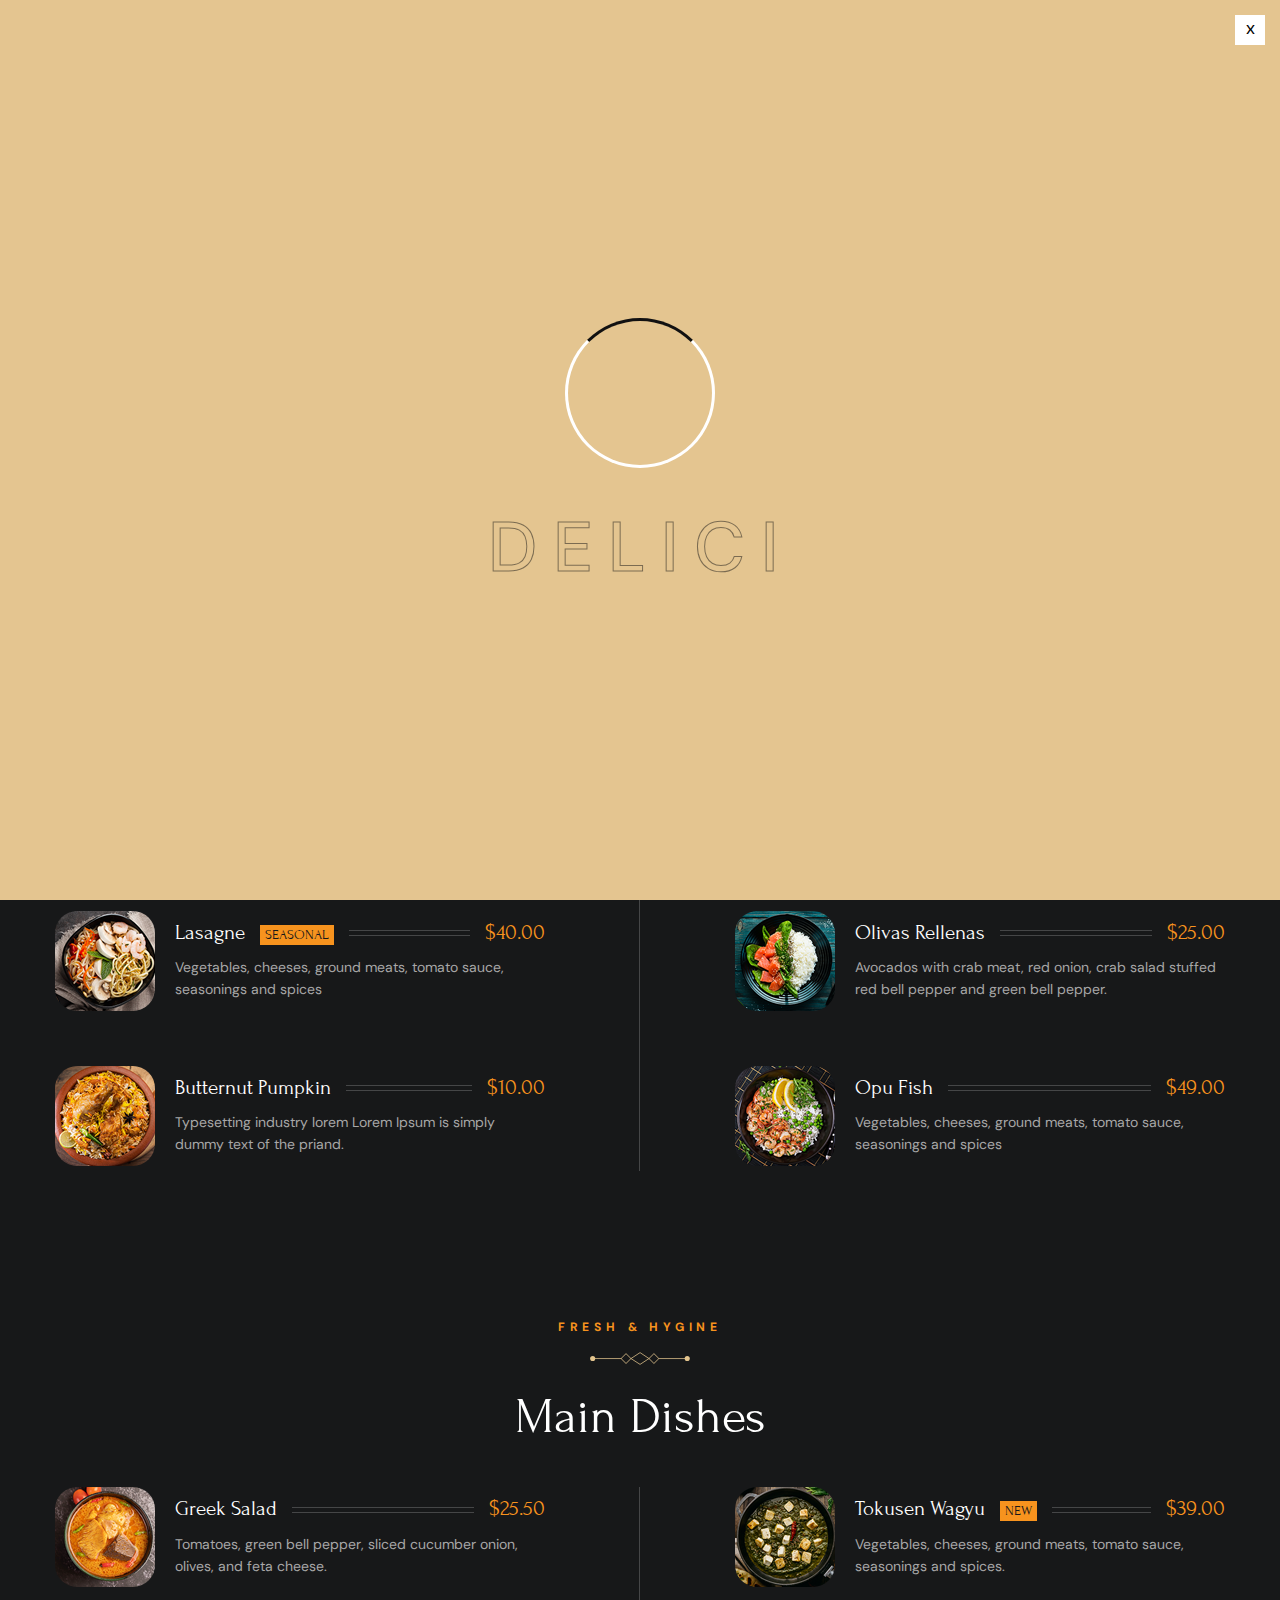
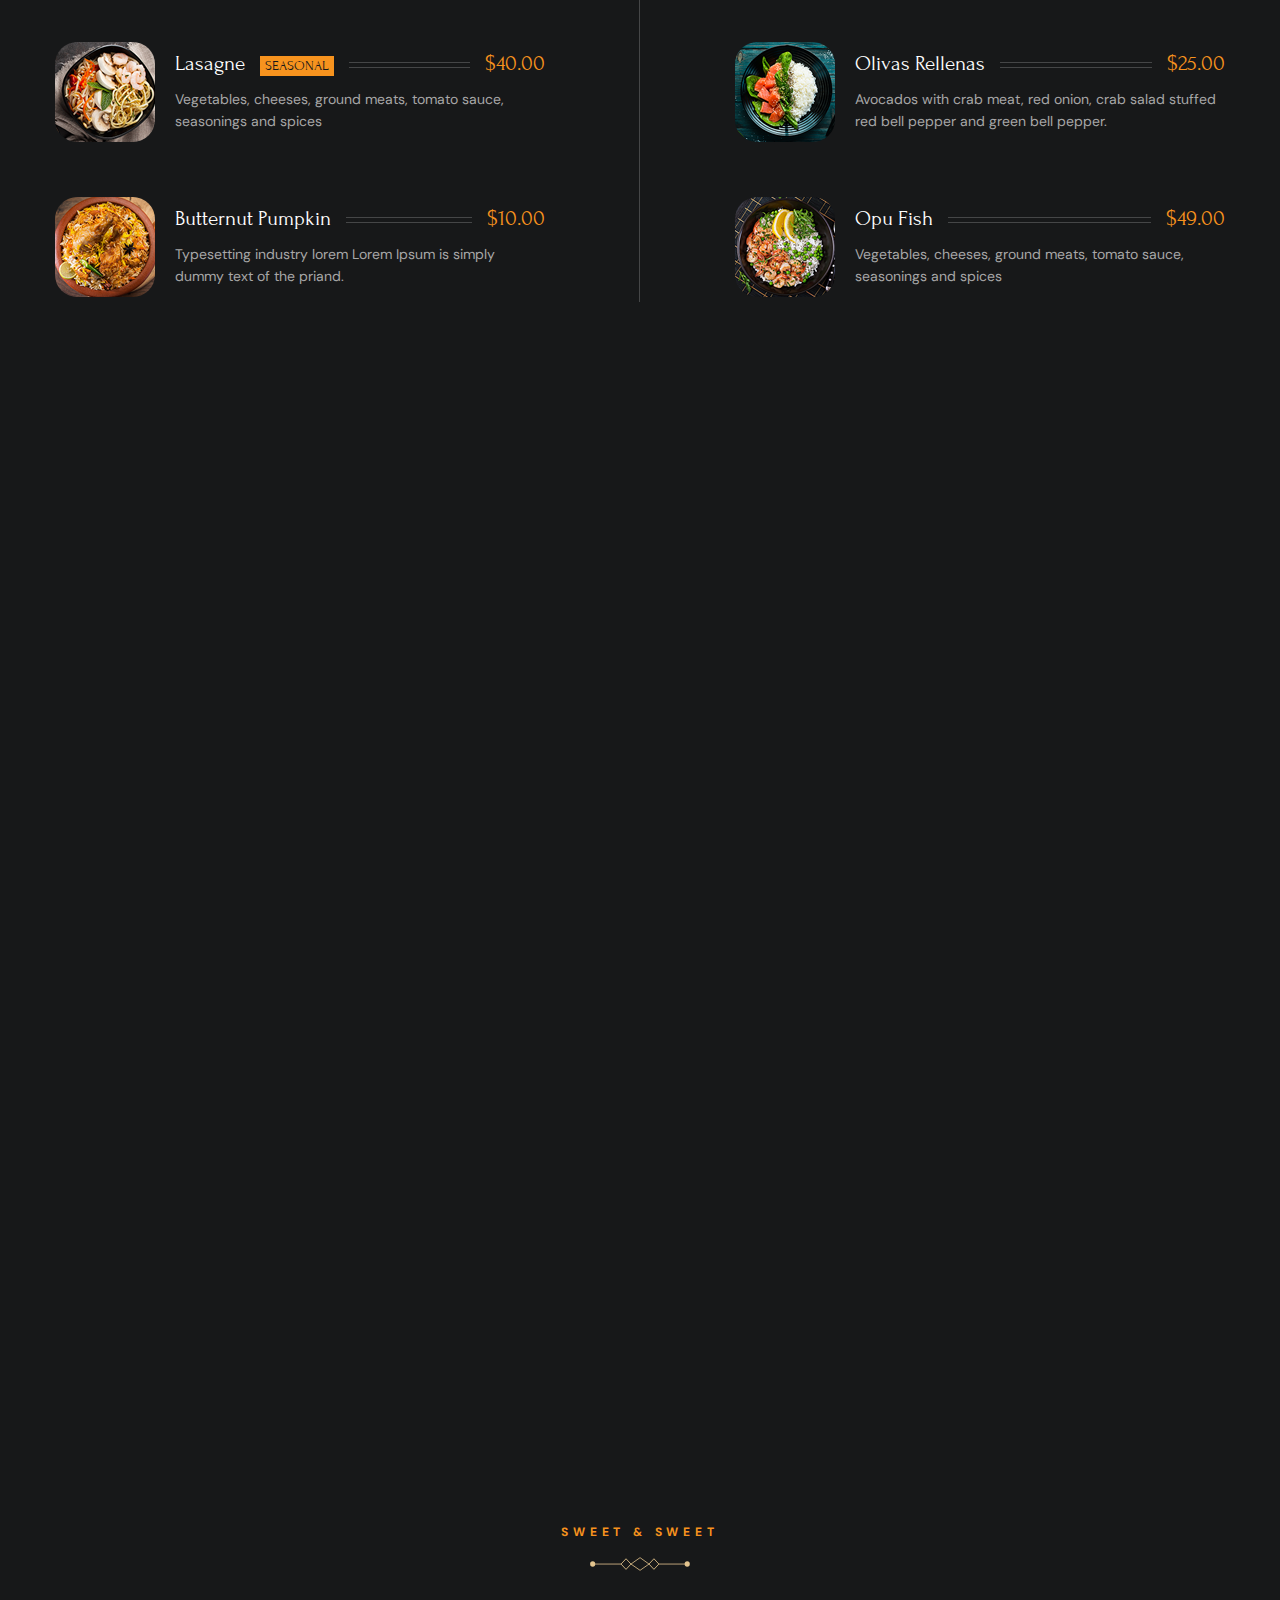
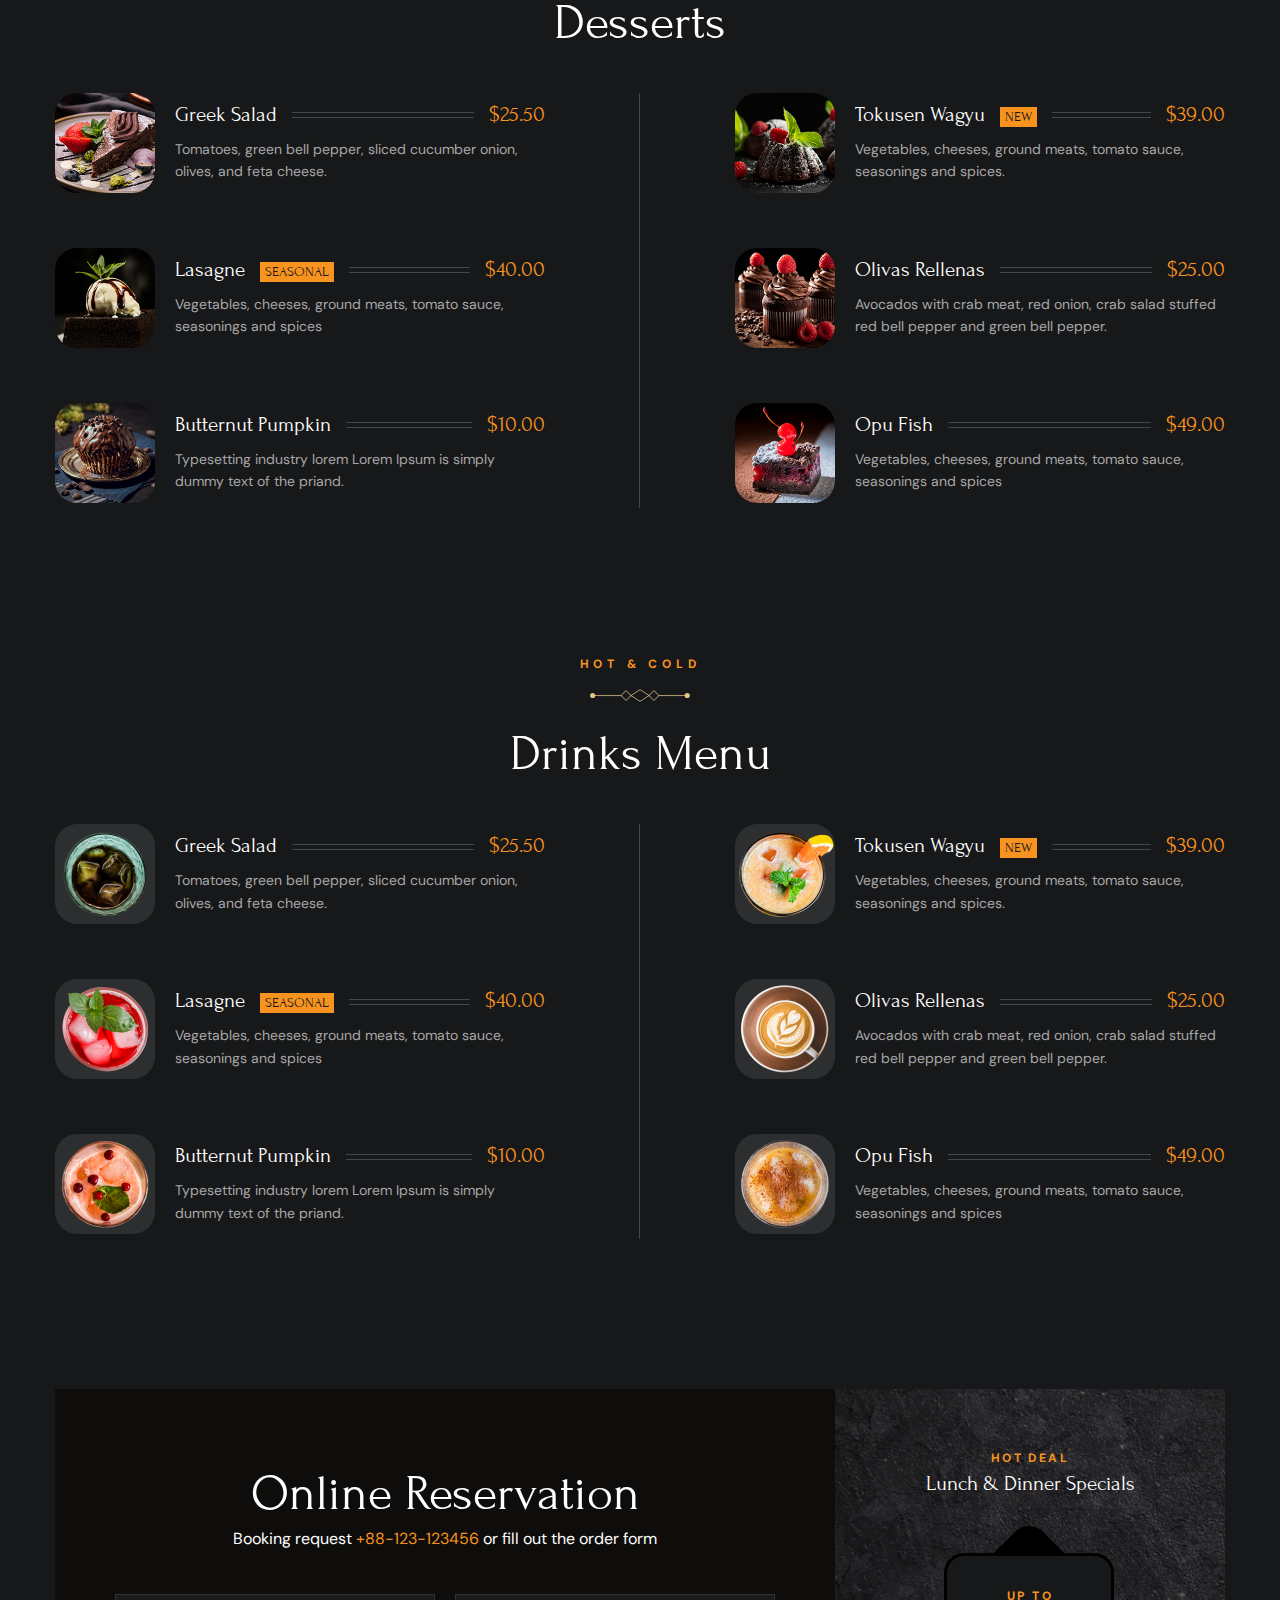
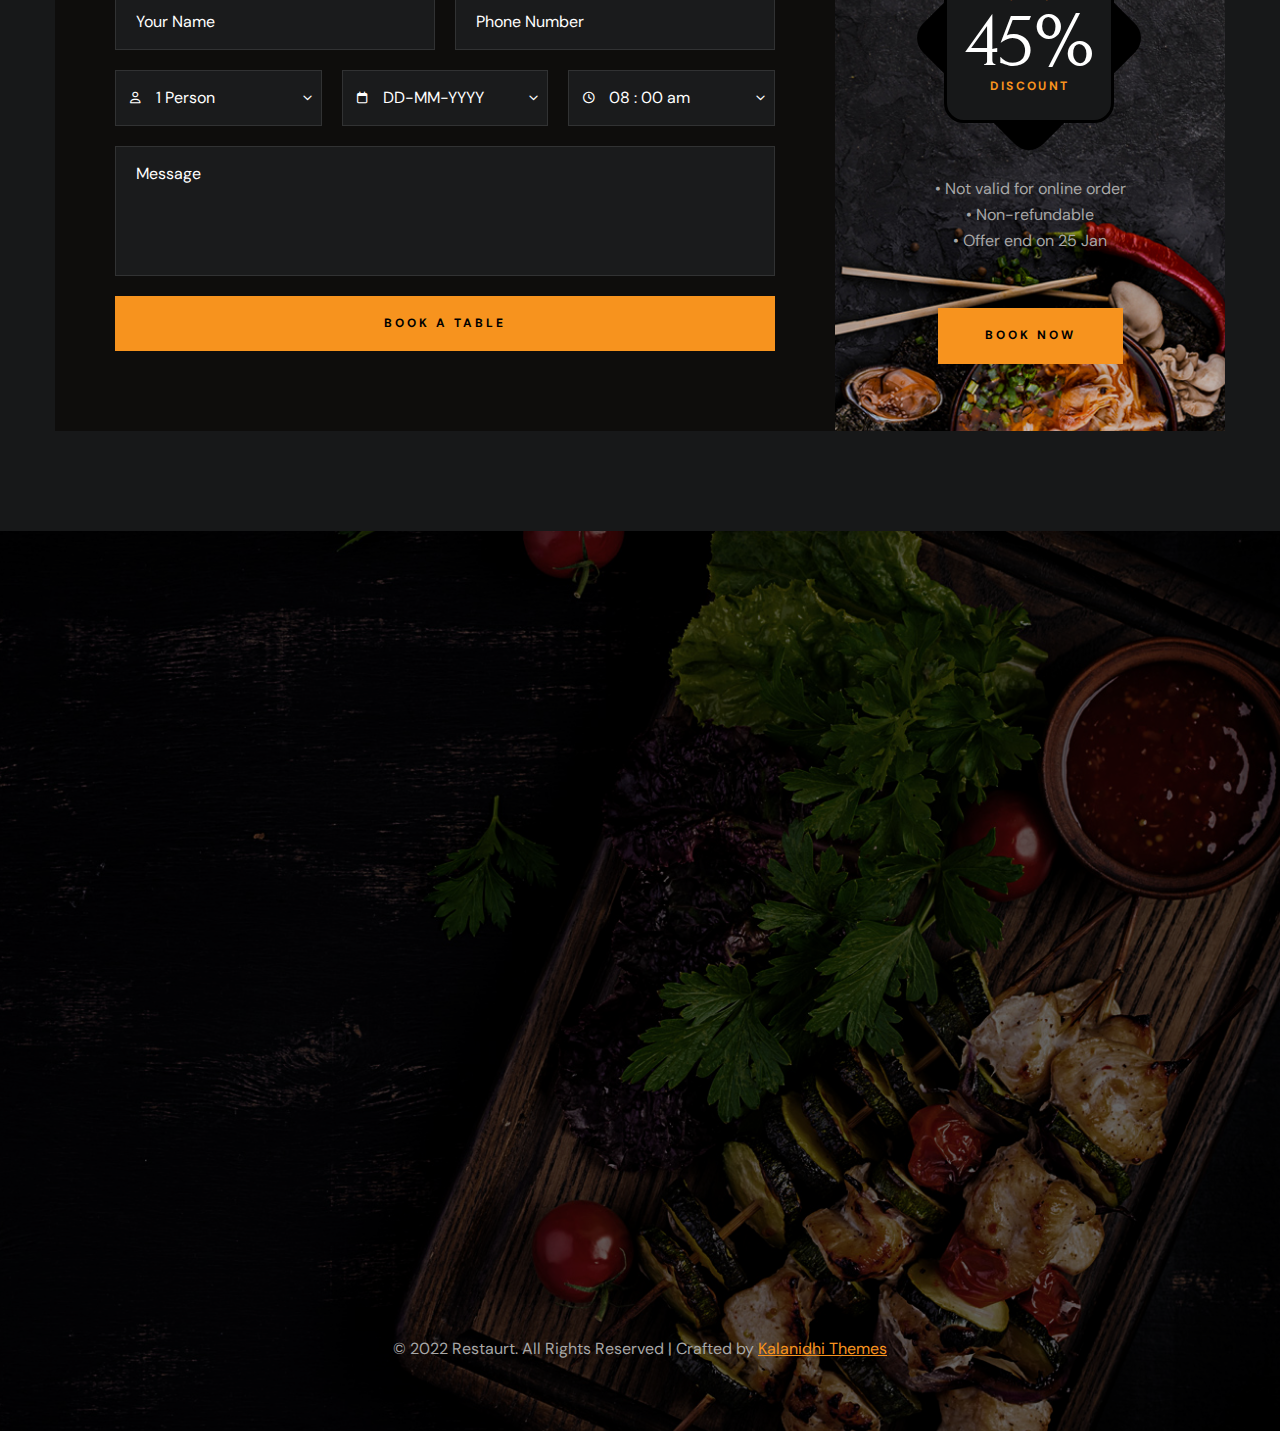
<file: menu-list-3.html>
<!DOCTYPE html>
<html lang="en">
<head>
<meta charset="utf-8">
<title>Delici - Restaurants HTML Template - Menus List</title>
<!-- Stylesheets -->
<link href="css/bootstrap.css" rel="stylesheet">
<link href="css/style.css" rel="stylesheet">
<link rel="shortcut icon" href="images/favicon.png" type="image/x-icon">
<link rel="icon" href="images/favicon.png" type="image/x-icon">
<!-- Responsive -->
<meta http-equiv="X-UA-Compatible" content="IE=edge">
<meta name="viewport" content="width=device-width, initial-scale=1.0, maximum-scale=1.0, user-scalable=0">
<link href="css/responsive.css" rel="stylesheet">
<!--[if lt IE 9]><script src="https://cdnjs.cloudflare.com/ajax/libs/html5shiv/3.7.3/html5shiv.js"></script><![endif]--> 

</head>

<body>
  <div class="page-wrapper"> 
  
    <!-- Preloader -->
    <div class="loader-wrap">
        <div class="preloader">
            <div class="preloader-close">x</div>
            <div id="handle-preloader" class="handle-preloader">
                <div class="animation-preloader">
                    <div class="spinner"></div>
                    <div class="txt-loading">
                        <span data-text-preloader="D" class="letters-loading">
                            D
                        </span>
                        <span data-text-preloader="E" class="letters-loading">
                            E
                        </span>
                        <span data-text-preloader="L" class="letters-loading">
                            L
                        </span>
                        <span data-text-preloader="I" class="letters-loading">
                            I
                        </span>
                        <span data-text-preloader="C" class="letters-loading">
                            C
                        </span>
                        <span data-text-preloader="I" class="letters-loading">
                            I
                        </span>
                    </div>
                </div>  
            </div>
        </div>
    </div>
    <!-- Preloader End -->

    <!-- Main Header-->
    <header class="main-header">
        <div class="header-top">
            <div class="auto-container">
                <div class="inner clearfix">
                    <div class="top-left clearfix">
                        <ul class="top-info clearfix">
                            <li><i class="icon far fa-map-marker-alt"></i> Restaurant St, Delicious City, London 9578, UK</li>
                            <li><i class="icon far fa-clock"></i> Daily : 8.00 am to 10.00 pm</li>
                        </ul>
                    </div>
                    <div class="top-right clearfix">
                        <ul class="top-info clearfix">
                            <li><a href="tel:+11234567890"><i class="icon far fa-phone"></i> +1 123 456 7890</a></li>
                            <li><a href="mailto:booking@restaurant.com"><i class="icon far fa-envelope"></i> booking@restaurant.com</a></li>
                        </ul>
                    </div>
                </div>
            </div>
        </div>
        <!-- Header Upper -->
        <div class="header-upper">        
            <div class="auto-container">
                <!-- Main Box -->
                <div class="main-box clearfix">
                    <!--Logo-->
                    <div class="logo-box">
                         <div class="logo"><a href="index.html" title="Delici - Restaurants HTML Template"><img src="images/logo.png" alt="" title="Delici - Restaurants HTML Template"></a></div>
                    </div>

                    <div class="nav-box clearfix">
                        <!--Nav Outer-->
                        <div class="nav-outer clearfix">         
                            <nav class="main-menu">
                                <ul class="navigation clearfix">
                                    <li class=""><a href="index.html">Home</a>
                                    </li>
                                    <li class="current dropdown has-mega-menu"><a href="https://kalanidhithemes.com/live-preview/landing-page/delici/all-demo/Delici-Defoult/menu-list.html">Menus</a>
                                        <ul>
                                            <li>
                                                <div class="mega-menu">
                                                    <div class="menu-inner">
                                                        <div class="auto-container">
                                                            <div class="row clearfix">
                                                                <div class="menu-block col-lg-3 col-md-6 col-sm-6">
                                                                    <div class="image"><a href="menu-list-1.html"><img src="images/resource/menu-image-1.jpg" alt=""></a></div>
                                                                    <div class="title"><a href="menu-list-1.html">Menu list 1</a></div>
                                                                </div>
                                                                <div class="menu-block col-lg-3 col-md-6 col-sm-6">
                                                                    <div class="image"><a href="menu-list-2.html"><img src="images/resource/menu-image-2.jpg" alt=""></a></div>
                                                                    <div class="title"><a href="menu-list-2.html">Menu list 2</a></div>
                                                                </div>
                                                                <div class="menu-block col-lg-3 col-md-6 col-sm-6">
                                                                    <div class="image"><a href="menu-list-3.html"><img src="images/resource/menu-image-3.jpg" alt=""></a></div>
                                                                    <div class="title"><a href="menu-list-3.html">Menu list 3</a></div>
                                                                </div>
                                                                <div class="menu-block col-lg-3 col-md-6 col-sm-6">
                                                                    <div class="image"><a href="menu-list-4.html"><img src="images/resource/menu-image-4.jpg" alt=""></a></div>
                                                                    <div class="title"><a href="menu-list-4.html">Menu list 4</a></div>
                                                                </div>
                                                            </div>
                                                        </div>
                                                    </div>
                                                </div>
                                            </li>
                                        </ul>
                                    </li>
                                    <li><a href="about.html">About Us</a></li>
                                    <li><a href="our-chef.html">Our chefs</a></li>
                                    <li class="dropdown"><a href="menu-list-3.html#">Pages</a>
                                        <ul>
                                            <li><a href="menu-list-3.html#">Dropdown Menu 1</a></li>
                                            <li><a href="menu-list-3.html#">Dropdown Menu 2</a></li>
                                            <li><a href="menu-list-3.html#">Dropdown Menu 3</a></li>
                                            <li class="dropdown"><a href="menu-list-3.html#">Dropdown Menu 4</a>
                                                <ul>
                                                    <li><a href="menu-list-3.html#">Dropdown Menu level 2</a></li>
                                                    <li><a href="menu-list-3.html#">Dropdown Menu level 2</a></li>
                                                    <li><a href="menu-list-3.html#">Dropdown Menu Level 3</a></li>
                                                </ul>
                                            </li>
                                            <li><a href="menu-list-3.html#">Dropdown Lorem 5</a></li>
                                        </ul>
                                    </li>
                                    <li><a href="contact-us.html">Contact</a></li>
                                </ul>
                            </nav>
                            <!-- Main Menu End-->
                        </div>
                        <!--Nav Outer End-->

                        <div class="links-box clearfix">
                            <div class="link link-btn">
                                <a href="reservation-opentable.html" class="theme-btn btn-style-one clearfix">
                                    <span class="btn-wrap">
                                        <span class="text-one">find a table</span>
                                        <span class="text-two">find a table</span>
                                    </span>
                                </a>
                            </div>
                            <div class="link info-toggler">
                                <button class="info-btn">
                                    <span class="hamburger">
                                        <span class="top-bun"></span>
                                        <span class="meat"></span>
                                        <span class="bottom-bun"></span>
                                    </span>
                                </button>
                            </div>
                        </div>

                        <!-- Hidden Nav Toggler -->
                        <div class="nav-toggler">
                            <button class="hidden-bar-opener">
                                <span class="hamburger">
                                    <span class="top-bun"></span>
                                    <span class="meat"></span>
                                    <span class="bottom-bun"></span>
                                </span>
                            </button>
                        </div>

                    </div>

                </div>
            </div>
        </div>
    </header>
    <!--End Main Header -->

    
    <!--Menu Backdrop-->
    <div class="menu-backdrop"></div>

    <!-- Hidden Navigation Bar -->
    <section class="hidden-bar">
        <!-- Hidden Bar Wrapper -->
        <div class="inner-box">
            <div class="cross-icon hidden-bar-closer"><span class="far fa-close"></span></div>
            <div class="logo-box"><a href="index.html" title="Delici - Restaurants HTML Template"><img src="images/resource/sidebar-logo.png" alt="" title="Delici - Restaurants HTML Template"></a></div>
            
            <!-- .Side-menu -->
            <div class="side-menu">
                 <ul class="navigation clearfix">
                    <li class=""><a href="index.html">Home</a>
                    </li>
                    <li class="current dropdown"><a href="https://kalanidhithemes.com/live-preview/landing-page/delici/all-demo/Delici-Defoult/menu-list.html">Menus</a>
                        <ul>
                            <li><a href="menu-list-1.html">Menu List 1</a></li>
                            <li><a href="menu-list-2.html">Menu List 2</a></li>
                            <li><a href="menu-list-3.html">Menu List 3</a></li>
                            <li><a href="menu-list-4.html">Menu List 4</a></li>
                        </ul>
                    </li>
                    <li><a href="about.html">About Us</a></li>
                    <li><a href="our-chef.html">Our chefs</a></li>
                    <li class="dropdown"><a href="menu-list-3.html#">Pages</a>
                        <ul>
                            <li><a href="menu-list-3.html#">Dropdown Menu 1</a></li>
                            <li><a href="menu-list-3.html#">Dropdown Menu 2</a></li>
                            <li><a href="menu-list-3.html#">Dropdown Menu 3</a></li>
                            <li class="dropdown"><a href="menu-list-3.html#">Dropdown Menu 4</a>
                                <ul>
                                    <li><a href="menu-list-3.html#">Dropdown Menu level 2</a></li>
                                    <li><a href="menu-list-3.html#">Dropdown Menu level 2</a></li>
                                    <li><a href="menu-list-3.html#">Dropdown Menu Level 3</a></li>
                                </ul>
                            </li>
                            <li><a href="menu-list-3.html#">Dropdown Lorem 5</a></li>
                        </ul>
                    </li>
                    <li><a href="contact-us.html">Contact</a></li>
                </ul>
            </div><!-- /.Side-menu -->
            
            <h2>Visit Us</h2>
            <ul class="info">
                <li>Restaurant St, Delicious City, <br>London 9578, UK</li>
                <li>Open: 9.30 am - 2.30pm</li>
                <li><a href="mailto:booking@domainame.com">booking@domainame.com</a></li>
            </ul>
            <div class="separator"><span></span></div>
            <div class="booking-info">
                <div class="bk-title">Booking request</div>
                <div class="bk-no"><a href="tel:+88-123-123456">+88-123-123456</a></div>
            </div>
        
        </div><!-- / Hidden Bar Wrapper -->
    </section>
    <!-- / Hidden Bar -->

    <!--Info Back Drop-->
    <div class="info-back-drop"></div>
    
    <!-- Hidden Bar -->
    <section class="info-bar">
        <div class="inner-box">
            <div class="cross-icon"><span class="far fa-close"></span></div>
            <div class="logo-box"><a href="index.html" title="Delici - Restaurants HTML Template"><img src="images/resource/sidebar-logo.png" alt="" title="Delici - Restaurants HTML Template"></a></div>
            <div class="image-box"><img src="images/resource/sidebar-image.jpg" alt="" title=""></div>

            <h2>Visit Us</h2>
            <ul class="info">
                <li>Restaurant St, Delicious City, <br>London 9578, UK</li>
                <li>Open: 9.30 am - 2.30pm</li>
                <li><a href="mailto:booking@domainame.com">booking@domainame.com</a></li>
            </ul>
            <div class="separator"><span></span></div>
            <div class="booking-info">
                <div class="bk-title">Booking request</div>
                <div class="bk-no"><a href="tel:+88-123-123456">+88-123-123456</a></div>
            </div>
        </div>
    </section>
    <!--End Hidden Bar -->

    <!-- Inner Banner Section -->
    <section class="inner-banner">
        <div class="image-layer" style="background-image: url(images/background/banner-image-2.jpg);"></div>
        <div class="auto-container">
            <div class="inner">
                <div class="subtitle"><span>delicious & amazing</span></div>
                <div class="pattern-image"><img src="images/icons/separator.svg" alt="" title=""></div>
                <h1><span>Our Menu 3</span></h1>
            </div>
        </div>
    </section>
    <!--End Banner Section -->

    <!--Menu Section 1-->
    <section class="menu-two">
        <div class="right-bg"><img src="images/background/bg-19.png" alt="" title=""></div>
        <div class="auto-container">
            <div class="title-box centered">
                <div class="subtitle"><span>STARTER MENU</span></div>
                <div class="pattern-image"><img src="images/icons/separator.svg" alt="" title=""></div>
                <h2>Appetizers</h2>
            </div>
            <div class="row clearfix">
                <div class="menu-col col-lg-6 col-md-12 col-sm-12">
                    <div class="inner">
                        <!--Block-->
                        <div class="dish-block">
                            <div class="inner-box">
                                <div class="dish-image"><a href="menu-list-3.html#"><img src="images/resource/menu-image-5.png" alt=""></a></div>
                                <div class="title clearfix"><div class="ttl clearfix"><h5><a href="menu-list-3.html#">Greek Salad</a></h5></div><div class="price"><span>$25.50</span></div></div>
                                <div class="text desc"><a href="menu-list-3.html#">Tomatoes, green bell pepper, sliced cucumber onion, olives, and feta cheese.</a></div>
                            </div>
                        </div>
                        <!--Block-->
                        <div class="dish-block">
                            <div class="inner-box">
                                <div class="dish-image"><a href="menu-list-3.html#"><img src="images/resource/menu-image-6.png" alt=""></a></div>
                                <div class="title clearfix"><div class="ttl clearfix"><h5><a href="menu-list-3.html#">Lasagne <span class="s-info">SEASONAL</span></a></h5></div><div class="price"><span>$40.00</span></div></div>
                                <div class="text desc"><a href="menu-list-3.html#">Vegetables, cheeses, ground meats, tomato sauce, seasonings and spices</a></div>
                            </div>
                        </div>
                        <!--Block-->
                        <div class="dish-block">
                            <div class="inner-box">
                                <div class="dish-image"><a href="menu-list-3.html#"><img src="images/resource/menu-image-7.png" alt=""></a></div>
                                <div class="title clearfix"><div class="ttl clearfix"><h5><a href="menu-list-3.html#">Butternut Pumpkin</a></h5></div><div class="price"><span>$10.00</span></div></div>
                                <div class="text desc"><a href="menu-list-3.html#">Typesetting industry lorem Lorem Ipsum is simply dummy text of the priand.</a></div>
                            </div>
                        </div>
                    </div>
                </div>
                <div class="menu-col col-lg-6 col-md-12 col-sm-12">
                    <div class="inner">
                        <!--Block-->
                        <div class="dish-block">
                            <div class="inner-box">
                                <div class="dish-image"><a href="menu-list-3.html#"><img src="images/resource/menu-image-8.png" alt=""></a></div>
                                <div class="title clearfix"><div class="ttl clearfix"><h5><a href="menu-list-3.html#">Tokusen Wagyu <span class="s-info">NEW</span></a></h5></div><div class="price"><span>$39.00</span></div></div>
                                <div class="text desc"><a href="menu-list-3.html#">Vegetables, cheeses, ground meats, tomato sauce, seasonings and spices.</a></div>
                            </div>
                        </div>
                        <!--Block-->
                        <div class="dish-block">
                            <div class="inner-box">
                                <div class="dish-image"><a href="menu-list-3.html#"><img src="images/resource/menu-image-9.png" alt=""></a></div>
                                <div class="title clearfix"><div class="ttl clearfix"><h5><a href="menu-list-3.html#">Olivas Rellenas</a></h5></div><div class="price"><span>$25.00</span></div></div>
                                <div class="text desc"><a href="menu-list-3.html#">Avocados with crab meat, red onion, crab salad stuffed red bell pepper and  green bell pepper.</a></div>
                            </div>
                        </div>
                        <!--Block-->
                        <div class="dish-block">
                            <div class="inner-box">
                                <div class="dish-image"><a href="menu-list-3.html#"><img src="images/resource/menu-image-10.png" alt=""></a></div>
                                <div class="title clearfix"><div class="ttl clearfix"><h5><a href="menu-list-3.html#">Opu Fish</a></h5></div><div class="price"><span>$49.00</span></div></div>
                                <div class="text desc"><a href="menu-list-3.html#">Vegetables, cheeses, ground meats, tomato sauce, seasonings and spices</a></div>
                            </div>
                        </div>
                    </div>
                </div>
            </div>
        </div>
    </section>

    <!--Menu Section 2-->
    <section class="menu-two">
        <div class="left-bg"><img src="images/background/bg-20.png" alt="" title=""></div>
        <div class="auto-container">
            <div class="title-box centered">
                <div class="subtitle"><span>fresh & hygine</span></div>
                <div class="pattern-image"><img src="images/icons/separator.svg" alt="" title=""></div>
                <h2>Main Dishes</h2>
            </div>
            <div class="row clearfix">
                <div class="menu-col col-lg-6 col-md-12 col-sm-12">
                    <div class="inner">
                        <!--Block-->
                        <div class="dish-block">
                            <div class="inner-box">
                                <div class="dish-image"><a href="menu-list-3.html#"><img src="images/resource/menu-image-5.png" alt=""></a></div>
                                <div class="title clearfix"><div class="ttl clearfix"><h5><a href="menu-list-3.html#">Greek Salad</a></h5></div><div class="price"><span>$25.50</span></div></div>
                                <div class="text desc"><a href="menu-list-3.html#">Tomatoes, green bell pepper, sliced cucumber onion, olives, and feta cheese.</a></div>
                            </div>
                        </div>
                        <!--Block-->
                        <div class="dish-block">
                            <div class="inner-box">
                                <div class="dish-image"><a href="menu-list-3.html#"><img src="images/resource/menu-image-6.png" alt=""></a></div>
                                <div class="title clearfix"><div class="ttl clearfix"><h5><a href="menu-list-3.html#">Lasagne <span class="s-info">SEASONAL</span></a></h5></div><div class="price"><span>$40.00</span></div></div>
                                <div class="text desc"><a href="menu-list-3.html#">Vegetables, cheeses, ground meats, tomato sauce, seasonings and spices</a></div>
                            </div>
                        </div>
                        <!--Block-->
                        <div class="dish-block">
                            <div class="inner-box">
                                <div class="dish-image"><a href="menu-list-3.html#"><img src="images/resource/menu-image-7.png" alt=""></a></div>
                                <div class="title clearfix"><div class="ttl clearfix"><h5><a href="menu-list-3.html#">Butternut Pumpkin</a></h5></div><div class="price"><span>$10.00</span></div></div>
                                <div class="text desc"><a href="menu-list-3.html#">Typesetting industry lorem Lorem Ipsum is simply dummy text of the priand.</a></div>
                            </div>
                        </div>
                    </div>
                </div>
                <div class="menu-col col-lg-6 col-md-12 col-sm-12">
                    <div class="inner">
                        <!--Block-->
                        <div class="dish-block">
                            <div class="inner-box">
                                <div class="dish-image"><a href="menu-list-3.html#"><img src="images/resource/menu-image-8.png" alt=""></a></div>
                                <div class="title clearfix"><div class="ttl clearfix"><h5><a href="menu-list-3.html#">Tokusen Wagyu <span class="s-info">NEW</span></a></h5></div><div class="price"><span>$39.00</span></div></div>
                                <div class="text desc"><a href="menu-list-3.html#">Vegetables, cheeses, ground meats, tomato sauce, seasonings and spices.</a></div>
                            </div>
                        </div>
                        <!--Block-->
                        <div class="dish-block">
                            <div class="inner-box">
                                <div class="dish-image"><a href="menu-list-3.html#"><img src="images/resource/menu-image-9.png" alt=""></a></div>
                                <div class="title clearfix"><div class="ttl clearfix"><h5><a href="menu-list-3.html#">Olivas Rellenas</a></h5></div><div class="price"><span>$25.00</span></div></div>
                                <div class="text desc"><a href="menu-list-3.html#">Avocados with crab meat, red onion, crab salad stuffed red bell pepper and  green bell pepper.</a></div>
                            </div>
                        </div>
                        <!--Block-->
                        <div class="dish-block">
                            <div class="inner-box">
                                <div class="dish-image"><a href="menu-list-3.html#"><img src="images/resource/menu-image-10.png" alt=""></a></div>
                                <div class="title clearfix"><div class="ttl clearfix"><h5><a href="menu-list-3.html#">Opu Fish</a></h5></div><div class="price"><span>$49.00</span></div></div>
                                <div class="text desc"><a href="menu-list-3.html#">Vegetables, cheeses, ground meats, tomato sauce, seasonings and spices</a></div>
                            </div>
                        </div>
                    </div>
                </div>
            </div>
        </div>
    </section>

    <!--Featured Section-->
    <section class="featured-section">
        <div class="auto-container">
            <div class="row clearfix">
                <div class="text-col col-lg-5 col-md-12 col-sm-12">
                    <div class="inner wow fadeInLeft" data-wow-duration="1500ms" data-wow-delay="0ms">
                        <!--Block-->
                        <div class="content">
                            <div class="content-inner">
                                <h2>Private Events</h2>
                                <div class="text">Lorem Ipsum is simply dummy printing and typeset industry lorem Ipsum has been the industrys.</div>
                                <div class="separator"><span></span></div>
                                <div class="booking-info">
                                    <div class="bk-title">Booking request</div>
                                    <div class="bk-no"><a href="tel:+88-123-123456">+88-123-123456</a></div>
                                </div>
                                <div class="link-box">
                                    <a href="reservation-opentable.html" class="theme-btn btn-style-one clearfix">
                                        <span class="btn-wrap">
                                            <span class="text-one">Book Now</span>
                                            <span class="text-two">Book Now</span>
                                        </span>
                                    </a>
                                </div>
                            </div>
                        </div>

                    </div>
                </div>
                <div class="image-col col-lg-7 col-md-12 col-sm-12">
                    <div class="inner wow fadeInRight" data-wow-duration="1500ms" data-wow-delay="0ms">
                        <div class="row clearfix">
                            <div class="img-col col-lg-6 col-md-6 col-sm-6"><div class="image"><img src="images/resource/featured-8.jpg" alt=""></div></div>
                            <div class="img-col col-lg-6 col-md-6 col-sm-6"><div class="image"><img src="images/resource/featured-9.jpg" alt=""></div></div>
                        </div>
                    </div>
                </div>
            </div>
        </div>
    </section>

    <!--Featured Section-->
    <section class="featured-section alternate">
        <div class="auto-container">
            <div class="row clearfix">
                <div class="text-col col-lg-5 col-md-12 col-sm-12">
                    <div class="inner wow fadeInRight" data-wow-duration="1500ms" data-wow-delay="0ms">
                        <!--Block-->
                        <div class="content">
                            <div class="content-inner">
                                <h2>Banquet Hall</h2>
                                <div class="text">Lorem Ipsum is simply dummy printing and typeset industry lorem Ipsum has been the industrys.</div>
                                <div class="separator"><span></span></div>
                                <div class="booking-info">
                                    <div class="bk-title">Booking request</div>
                                    <div class="bk-no"><a href="tel:+88-123-123456">+88-123-123456</a></div>
                                </div>
                                <div class="link-box">
                                    <a href="reservation-opentable.html" class="theme-btn btn-style-one clearfix">
                                        <span class="btn-wrap">
                                            <span class="text-one">Book Now</span>
                                            <span class="text-two">Book Now</span>
                                        </span>
                                    </a>
                                </div>
                            </div>
                        </div>

                    </div>
                </div>
                <div class="image-col col-lg-7 col-md-12 col-sm-12">
                    <div class="inner wow fadeInLeft" data-wow-duration="1500ms" data-wow-delay="0ms">
                        <div class="row clearfix">
                            <div class="img-col col-lg-6 col-md-6 col-sm-6"><div class="image"><img src="images/resource/featured-10.jpg" alt=""></div></div>
                            <div class="img-col col-lg-6 col-md-6 col-sm-6"><div class="image"><img src="images/resource/featured-11.jpg" alt=""></div></div>
                        </div>
                    </div>
                </div>
            </div>
        </div>
    </section>

    <!--Menu Section 1-->
    <section class="menu-two">
        <div class="right-bg"><img src="images/background/bg-22.png" alt="" title=""></div>
        <div class="auto-container">
            <div class="title-box centered">
                <div class="subtitle"><span>sweet & sweet</span></div>
                <div class="pattern-image"><img src="images/icons/separator.svg" alt="" title=""></div>
                <h2>Desserts</h2>
            </div>
            <div class="row clearfix">
                <div class="menu-col col-lg-6 col-md-12 col-sm-12">
                    <div class="inner">
                        <!--Block-->
                        <div class="dish-block">
                            <div class="inner-box">
                                <div class="dish-image"><a href="menu-list-3.html#"><img src="images/resource/dessert-1.png" alt=""></a></div>
                                <div class="title clearfix"><div class="ttl clearfix"><h5><a href="menu-list-3.html#">Greek Salad</a></h5></div><div class="price"><span>$25.50</span></div></div>
                                <div class="text desc"><a href="menu-list-3.html#">Tomatoes, green bell pepper, sliced cucumber onion, olives, and feta cheese.</a></div>
                            </div>
                        </div>
                        <!--Block-->
                        <div class="dish-block">
                            <div class="inner-box">
                                <div class="dish-image"><a href="menu-list-3.html#"><img src="images/resource/dessert-2.png" alt=""></a></div>
                                <div class="title clearfix"><div class="ttl clearfix"><h5><a href="menu-list-3.html#">Lasagne <span class="s-info">SEASONAL</span></a></h5></div><div class="price"><span>$40.00</span></div></div>
                                <div class="text desc"><a href="menu-list-3.html#">Vegetables, cheeses, ground meats, tomato sauce, seasonings and spices</a></div>
                            </div>
                        </div>
                        <!--Block-->
                        <div class="dish-block">
                            <div class="inner-box">
                                <div class="dish-image"><a href="menu-list-3.html#"><img src="images/resource/dessert-3.png" alt=""></a></div>
                                <div class="title clearfix"><div class="ttl clearfix"><h5><a href="menu-list-3.html#">Butternut Pumpkin</a></h5></div><div class="price"><span>$10.00</span></div></div>
                                <div class="text desc"><a href="menu-list-3.html#">Typesetting industry lorem Lorem Ipsum is simply dummy text of the priand.</a></div>
                            </div>
                        </div>
                    </div>
                </div>
                <div class="menu-col col-lg-6 col-md-12 col-sm-12">
                    <div class="inner">
                        <!--Block-->
                        <div class="dish-block">
                            <div class="inner-box">
                                <div class="dish-image"><a href="menu-list-3.html#"><img src="images/resource/dessert-4.png" alt=""></a></div>
                                <div class="title clearfix"><div class="ttl clearfix"><h5><a href="menu-list-3.html#">Tokusen Wagyu <span class="s-info">NEW</span></a></h5></div><div class="price"><span>$39.00</span></div></div>
                                <div class="text desc"><a href="menu-list-3.html#">Vegetables, cheeses, ground meats, tomato sauce, seasonings and spices.</a></div>
                            </div>
                        </div>
                        <!--Block-->
                        <div class="dish-block">
                            <div class="inner-box">
                                <div class="dish-image"><a href="menu-list-3.html#"><img src="images/resource/dessert-5.png" alt=""></a></div>
                                <div class="title clearfix"><div class="ttl clearfix"><h5><a href="menu-list-3.html#">Olivas Rellenas</a></h5></div><div class="price"><span>$25.00</span></div></div>
                                <div class="text desc"><a href="menu-list-3.html#">Avocados with crab meat, red onion, crab salad stuffed red bell pepper and  green bell pepper.</a></div>
                            </div>
                        </div>
                        <!--Block-->
                        <div class="dish-block">
                            <div class="inner-box">
                                <div class="dish-image"><a href="menu-list-3.html#"><img src="images/resource/dessert-6.png" alt=""></a></div>
                                <div class="title clearfix"><div class="ttl clearfix"><h5><a href="menu-list-3.html#">Opu Fish</a></h5></div><div class="price"><span>$49.00</span></div></div>
                                <div class="text desc"><a href="menu-list-3.html#">Vegetables, cheeses, ground meats, tomato sauce, seasonings and spices</a></div>
                            </div>
                        </div>
                    </div>
                </div>
            </div>
        </div>
    </section>

    <!--Menu Section 2-->
    <section class="menu-two">
        <div class="left-bg"><img src="images/background/bg-23.png" alt="" title=""></div>
        <div class="auto-container">
            <div class="title-box centered">
                <div class="subtitle"><span>hot & cold</span></div>
                <div class="pattern-image"><img src="images/icons/separator.svg" alt="" title=""></div>
                <h2>Drinks Menu</h2>
            </div>
            <div class="row clearfix">
                <div class="menu-col col-lg-6 col-md-12 col-sm-12">
                    <div class="inner">
                        <!--Block-->
                        <div class="dish-block">
                            <div class="inner-box">
                                <div class="dish-image"><a href="menu-list-3.html#"><img src="images/resource/drink-1.png" alt=""></a></div>
                                <div class="title clearfix"><div class="ttl clearfix"><h5><a href="menu-list-3.html#">Greek Salad</a></h5></div><div class="price"><span>$25.50</span></div></div>
                                <div class="text desc"><a href="menu-list-3.html#">Tomatoes, green bell pepper, sliced cucumber onion, olives, and feta cheese.</a></div>
                            </div>
                        </div>
                        <!--Block-->
                        <div class="dish-block">
                            <div class="inner-box">
                                <div class="dish-image"><a href="menu-list-3.html#"><img src="images/resource/drink-2.png" alt=""></a></div>
                                <div class="title clearfix"><div class="ttl clearfix"><h5><a href="menu-list-3.html#">Lasagne <span class="s-info">SEASONAL</span></a></h5></div><div class="price"><span>$40.00</span></div></div>
                                <div class="text desc"><a href="menu-list-3.html#">Vegetables, cheeses, ground meats, tomato sauce, seasonings and spices</a></div>
                            </div>
                        </div>
                        <!--Block-->
                        <div class="dish-block">
                            <div class="inner-box">
                                <div class="dish-image"><a href="menu-list-3.html#"><img src="images/resource/drink-3.png" alt=""></a></div>
                                <div class="title clearfix"><div class="ttl clearfix"><h5><a href="menu-list-3.html#">Butternut Pumpkin</a></h5></div><div class="price"><span>$10.00</span></div></div>
                                <div class="text desc"><a href="menu-list-3.html#">Typesetting industry lorem Lorem Ipsum is simply dummy text of the priand.</a></div>
                            </div>
                        </div>
                    </div>
                </div>
                <div class="menu-col col-lg-6 col-md-12 col-sm-12">
                    <div class="inner">
                        <!--Block-->
                        <div class="dish-block">
                            <div class="inner-box">
                                <div class="dish-image"><a href="menu-list-3.html#"><img src="images/resource/drink-4.png" alt=""></a></div>
                                <div class="title clearfix"><div class="ttl clearfix"><h5><a href="menu-list-3.html#">Tokusen Wagyu <span class="s-info">NEW</span></a></h5></div><div class="price"><span>$39.00</span></div></div>
                                <div class="text desc"><a href="menu-list-3.html#">Vegetables, cheeses, ground meats, tomato sauce, seasonings and spices.</a></div>
                            </div>
                        </div>
                        <!--Block-->
                        <div class="dish-block">
                            <div class="inner-box">
                                <div class="dish-image"><a href="menu-list-3.html#"><img src="images/resource/drink-5.png" alt=""></a></div>
                                <div class="title clearfix"><div class="ttl clearfix"><h5><a href="menu-list-3.html#">Olivas Rellenas</a></h5></div><div class="price"><span>$25.00</span></div></div>
                                <div class="text desc"><a href="menu-list-3.html#">Avocados with crab meat, red onion, crab salad stuffed red bell pepper and  green bell pepper.</a></div>
                            </div>
                        </div>
                        <!--Block-->
                        <div class="dish-block">
                            <div class="inner-box">
                                <div class="dish-image"><a href="menu-list-3.html#"><img src="images/resource/drink-6.png" alt=""></a></div>
                                <div class="title clearfix"><div class="ttl clearfix"><h5><a href="menu-list-3.html#">Opu Fish</a></h5></div><div class="price"><span>$49.00</span></div></div>
                                <div class="text desc"><a href="menu-list-3.html#">Vegetables, cheeses, ground meats, tomato sauce, seasonings and spices</a></div>
                            </div>
                        </div>
                    </div>
                </div>
            </div>
        </div>
    </section>

    <!--Reservation Section-->
    <section class="reserve-section style-two">
        <div class="image-layer" style="background-image: url(images/background/image-10.jpg);"></div>
        <div class="auto-container">
            <div class="outer-box">
                <div class="row clearfix">
                    <div class="reserv-col col-lg-8 col-md-12 col-sm-12">
                        <div class="inner">
                            <div class="title">
                                <h2>Online Reservation</h2>
                                <div class="request-info">Booking request <a href="menu-list-3.html#">+88-123-123456</a> or fill out the order form</div>
                            </div>
                            <div class="default-form reservation-form">
                                <form method="post" action="index.html">
                                    <div class="row clearfix">
                                        <div class="form-group col-lg-6 col-md-6 col-sm-12">
                                            <div class="field-inner">
                                                <input type="text" name="fieldname" value="" placeholder="Your Name" required>
                                            </div>
                                        </div>
                                        <div class="form-group col-lg-6 col-md-6 col-sm-12">
                                            <div class="field-inner">
                                                <input type="text" name="fieldname" value="" placeholder="Phone Number" required>
                                            </div>
                                        </div>
                                        <div class="form-group col-lg-4 col-md-6 col-sm-12">
                                            <div class="field-inner">
                                                <span class="alt-icon far fa-user"></span>
                                                <select class="l-icon">
                                                    <option>1 Person</option>
                                                    <option>2 Person</option>
                                                    <option>3 Person</option>
                                                    <option>4 Person</option>
                                                    <option>5 Person</option>
                                                    <option>6 Person</option>
                                                    <option>7 Person</option>
                                                </select>
                                                <span class="arrow-icon far fa-angle-down"></span>
                                            </div>
                                        </div>
                                        <div class="form-group col-lg-4 col-md-6 col-sm-12">
                                            <div class="field-inner">
                                                <span class="alt-icon far fa-calendar"></span>
                                                <input class="l-icon datepicker" type="text" name="fieldname" value="" placeholder="DD-MM-YYYY" required readonly>
                                                <span class="arrow-icon far fa-angle-down"></span>
                                            </div>
                                        </div>
                                        <div class="form-group col-lg-4 col-md-12 col-sm-12">
                                            <div class="field-inner">
                                                <span class="alt-icon far fa-clock"></span>
                                                <select class="l-icon">
                                                    <option>08 : 00 am</option>
                                                    <option>09 : 00 am</option>
                                                    <option>10 : 00 am</option>
                                                    <option>11 : 00 am</option>
                                                    <option>12 : 00 pm</option>
                                                    <option>01 : 00 pm</option>
                                                    <option>02 : 00 pm</option>
                                                    <option>03 : 00 pm</option>
                                                    <option>04 : 00 pm</option>
                                                    <option>05 : 00 pm</option>
                                                    <option>06 : 00 pm</option>
                                                    <option>07 : 00 pm</option>
                                                    <option>08 : 00 pm</option>
                                                    <option>09 : 00 pm</option>
                                                    <option>10 : 00 pm</option>
                                                </select>
                                                <span class="arrow-icon far fa-angle-down"></span>
                                            </div>
                                        </div>
                                        <div class="form-group col-lg-12 col-md-12 col-sm-12">
                                            <div class="field-inner">
                                                <textarea name="fieldname" placeholder="Message" required></textarea>
                                            </div>
                                        </div>
                                        <div class="form-group col-lg-12 col-md-12 col-sm-12">
                                            <div class="field-inner">
                                                <button type="submit" class="theme-btn btn-style-one clearfix">
                                                    <span class="btn-wrap">
                                                        <span class="text-one">book a table</span>
                                                        <span class="text-two">book a table</span>
                                                    </span>
                                                </button>
                                            </div>
                                        </div>
                                    </div>
                                </form>
                            </div>
                        </div>
                    </div>
                    <div class="info-col col-lg-4 col-md-12 col-sm-12">
                        <div class="inner">
                            <div class="img-layer" style="background-image: url(images/background/image-11.jpg);"></div>
                            <div class="title">
                                <div class="subtitle">hot deal</div>
                                <h5>Lunch & Dinner Specials</h5>
                            </div>
                            <div class="data">
                                <div class="discount-info">
                                    <div class="s-ttl">up to</div>
                                    <div class="num">45%</div>
                                    <div class="s-ttl">discount</div>
                                </div>
                                <div class="instruction">
                                    • Not valid for online order <br>
                                    • Non-refundable <br>
                                    • Offer end on 25 Jan <br>
                                </div>
                                <div class="link-box">
                                    <a href="reservation-opentable.html" class="theme-btn btn-style-one clearfix">
                                        <span class="btn-wrap">
                                            <span class="text-one">book now</span>
                                            <span class="text-two">book now</span>
                                        </span>
                                    </a>
                                </div>
                            </div>
                        </div>
                    </div>
                </div>

            </div>
        </div>
    </section>

    <!--Main Footer-->
    <footer class="main-footer">
        <div class="image-layer" style="background-image: url(images/background/image-4.jpg);"></div>
        <div class="upper-section">
            <div class="auto-container">
                <div class="row clearfix">
                    <!--Footer Col-->
                    <div class="footer-col info-col col-lg-6 col-md-12 col-sm-12">
                        <div class="inner wow fadeInUp" data-wow-delay="0ms" data-wow-duration="1500ms">
                            <div class="content">
                                <div class="logo"><a href="index.html" title="Delici - Restaurants HTML Template"><img src="images/logo.png" alt="" title="Delici - Restaurants HTML Template"></a></div>
                                <div class="info">
                                    <ul>
                                        <li>Restaurant St, Delicious City, London 9578, UK</li>
                                        <li><a href="mailto:booking@domainname.com">booking@domainname.com</a></li>
                                        <li><a href="tel:+88-123-123456">Booking Request : +88-123-123456</a></li>
                                        <li>Open : 09:00 am - 01:00 pm</li>
                                    </ul>
                                </div>
                                <div class="separator"><span></span><span></span><span></span></div>
                                <div class="newsletter">
                                    <h3>Get News & Offers</h3>
                                    <div class="text">Subscribe us & Get <span>25% Off.</span></div>
                                    <div class="newsletter-form">
                                        <form method="post" action="index.html">
                                            <div class="form-group">
                                                <span class="alt-icon far fa-envelope"></span>
                                                <input type="email" name="email" value="" placeholder="Your email" required>
                                                <button type="submit" class="theme-btn btn-style-one clearfix">
                                                    <span class="btn-wrap">
                                                        <span class="text-one">subscribe</span>
                                                        <span class="text-two">subscribe</span>
                                                    </span>
                                                </button>
                                            </div>
                                        </form>
                                    </div>
                                </div>
                            </div>
                        </div>
                    </div>
                    <!--Footer Col-->
                    <div class="footer-col links-col col-lg-3 col-md-6 col-sm-12">
                        <div class="inner wow fadeInLeft" data-wow-delay="0ms" data-wow-duration="1500ms">
                            <ul class="links">
                                <li><a href="https://kalanidhithemes.com/live-preview/landing-page/delici/all-demo/Delici-Defoult/home.html">Home</a></li>
                                <li><a href="menu-list-1.html">Menus</a></li>
                                <li><a href="about.html">About us</a></li>
                                <li><a href="our-chef.html">Our chefs</a></li>
                                <li><a href="contact-us.html">Contact</a></li>
                            </ul>
                        </div>
                    </div>
                    <!--Footer Col-->
                    <div class="footer-col links-col last col-lg-3 col-md-6 col-sm-12">
                        <div class="inner wow fadeInRight" data-wow-delay="0ms" data-wow-duration="1500ms">
                            <ul class="links">
                                <li><a href="menu-list-3.html#">facebook</a></li>
                                <li><a href="menu-list-3.html#">instagram</a></li>
                                <li><a href="menu-list-3.html#">Twitter</a></li>
                                <li><a href="menu-list-3.html#">Youtube</a></li>
                                <li><a href="menu-list-3.html#">Google map</a></li>
                            </ul>
                        </div>
                    </div>
                </div>
            </div>
        </div>
        <div class="footer-bottom">
            <div class="auto-container">
                <div class="copyright">&copy; 2022 Restaurt. All Rights Reserved   |    Crafted by <a href="https://themeforest.net/user/kalanidhithemes" target="blank">Kalanidhi Themes</a></div>
            </div>
        </div>
    </footer>

</div>
<!--End pagewrapper--> 

<!--Scroll to top-->
<div class="scroll-to-top scroll-to-target" data-target="html"><span class="icon fa fa-angle-up"></span></div>

<script src="js/jquery.js"></script>
<script src="js/popper.min.js"></script>
<script src="js/bootstrap.min.js"></script>
<script src="js/jquery-ui.js"></script>
<script src="js/jquery.fancybox.js"></script>
<script src="js/swiper.js"></script>
<script src="js/owl.js"></script>
<script src="js/appear.js"></script>
<script src="js/wow.js"></script>
<script src="js/custom-script.js"></script>
</body>
</html>
</file>
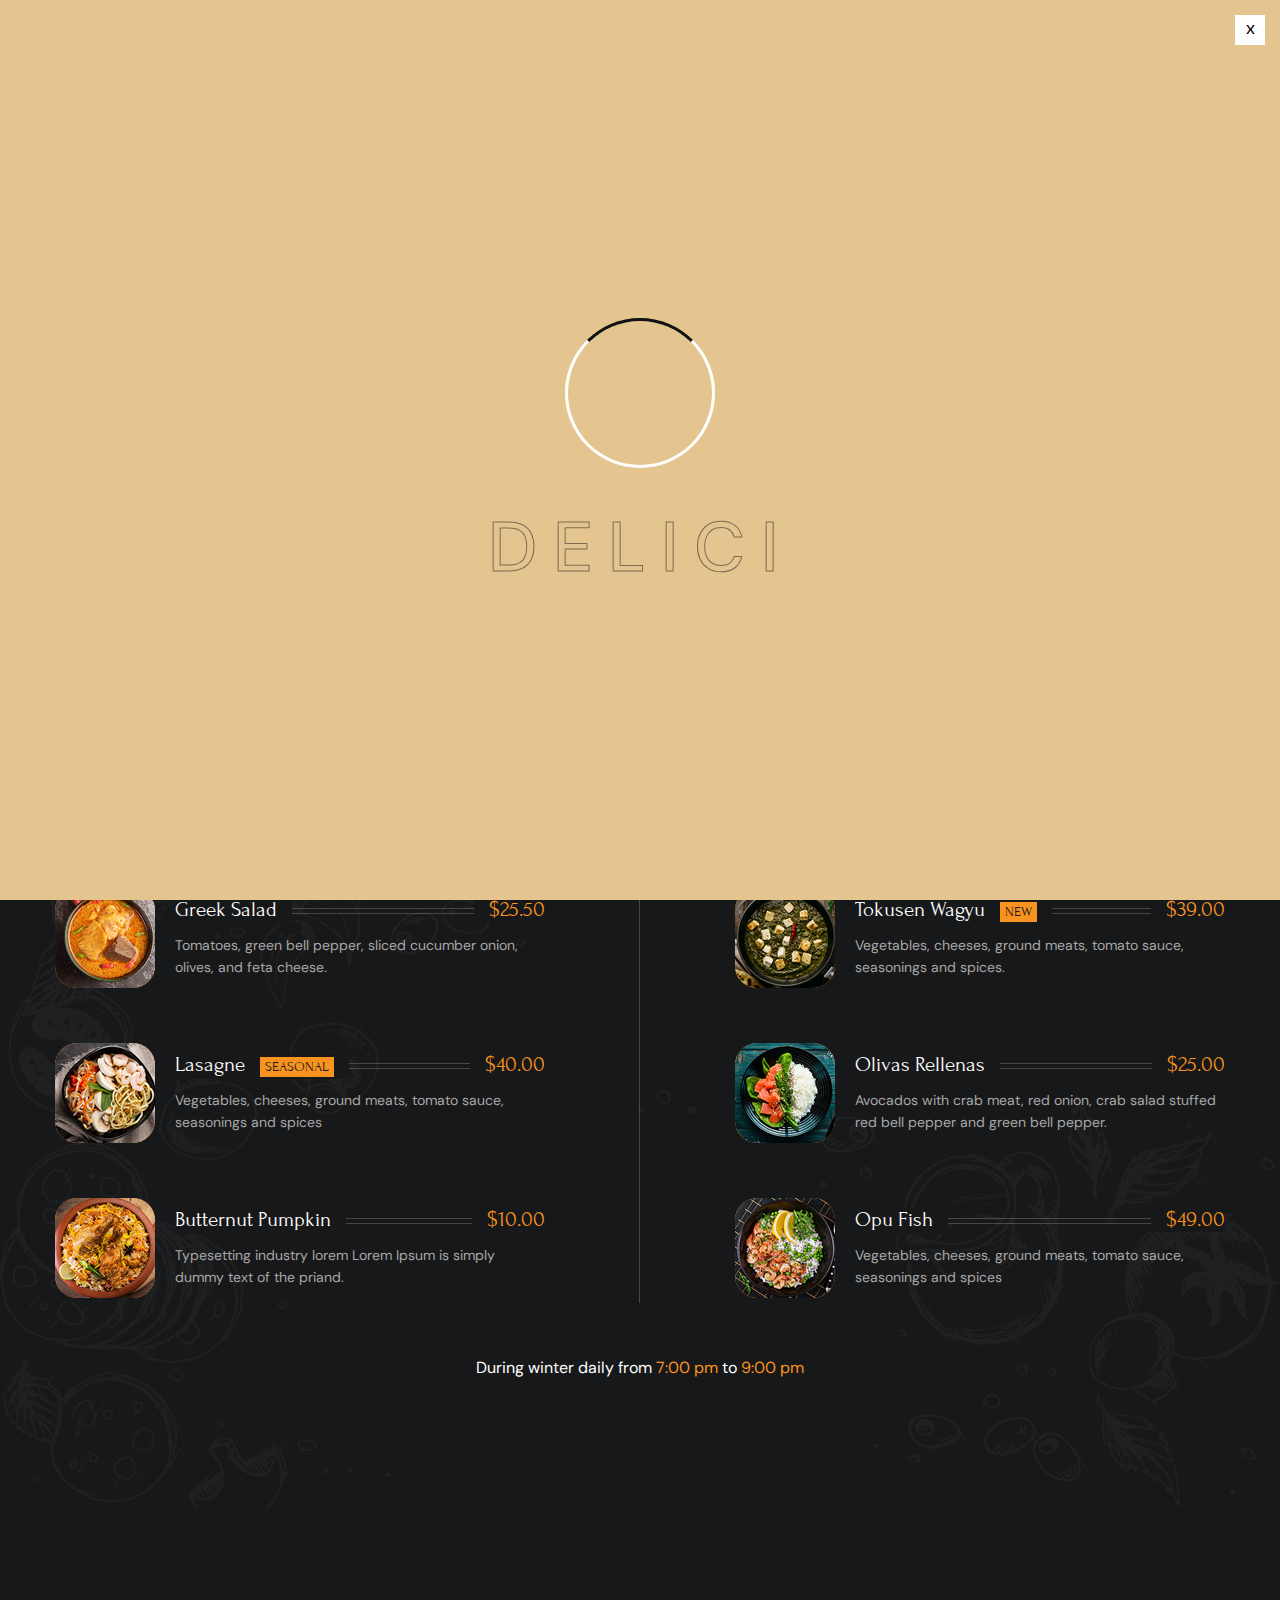
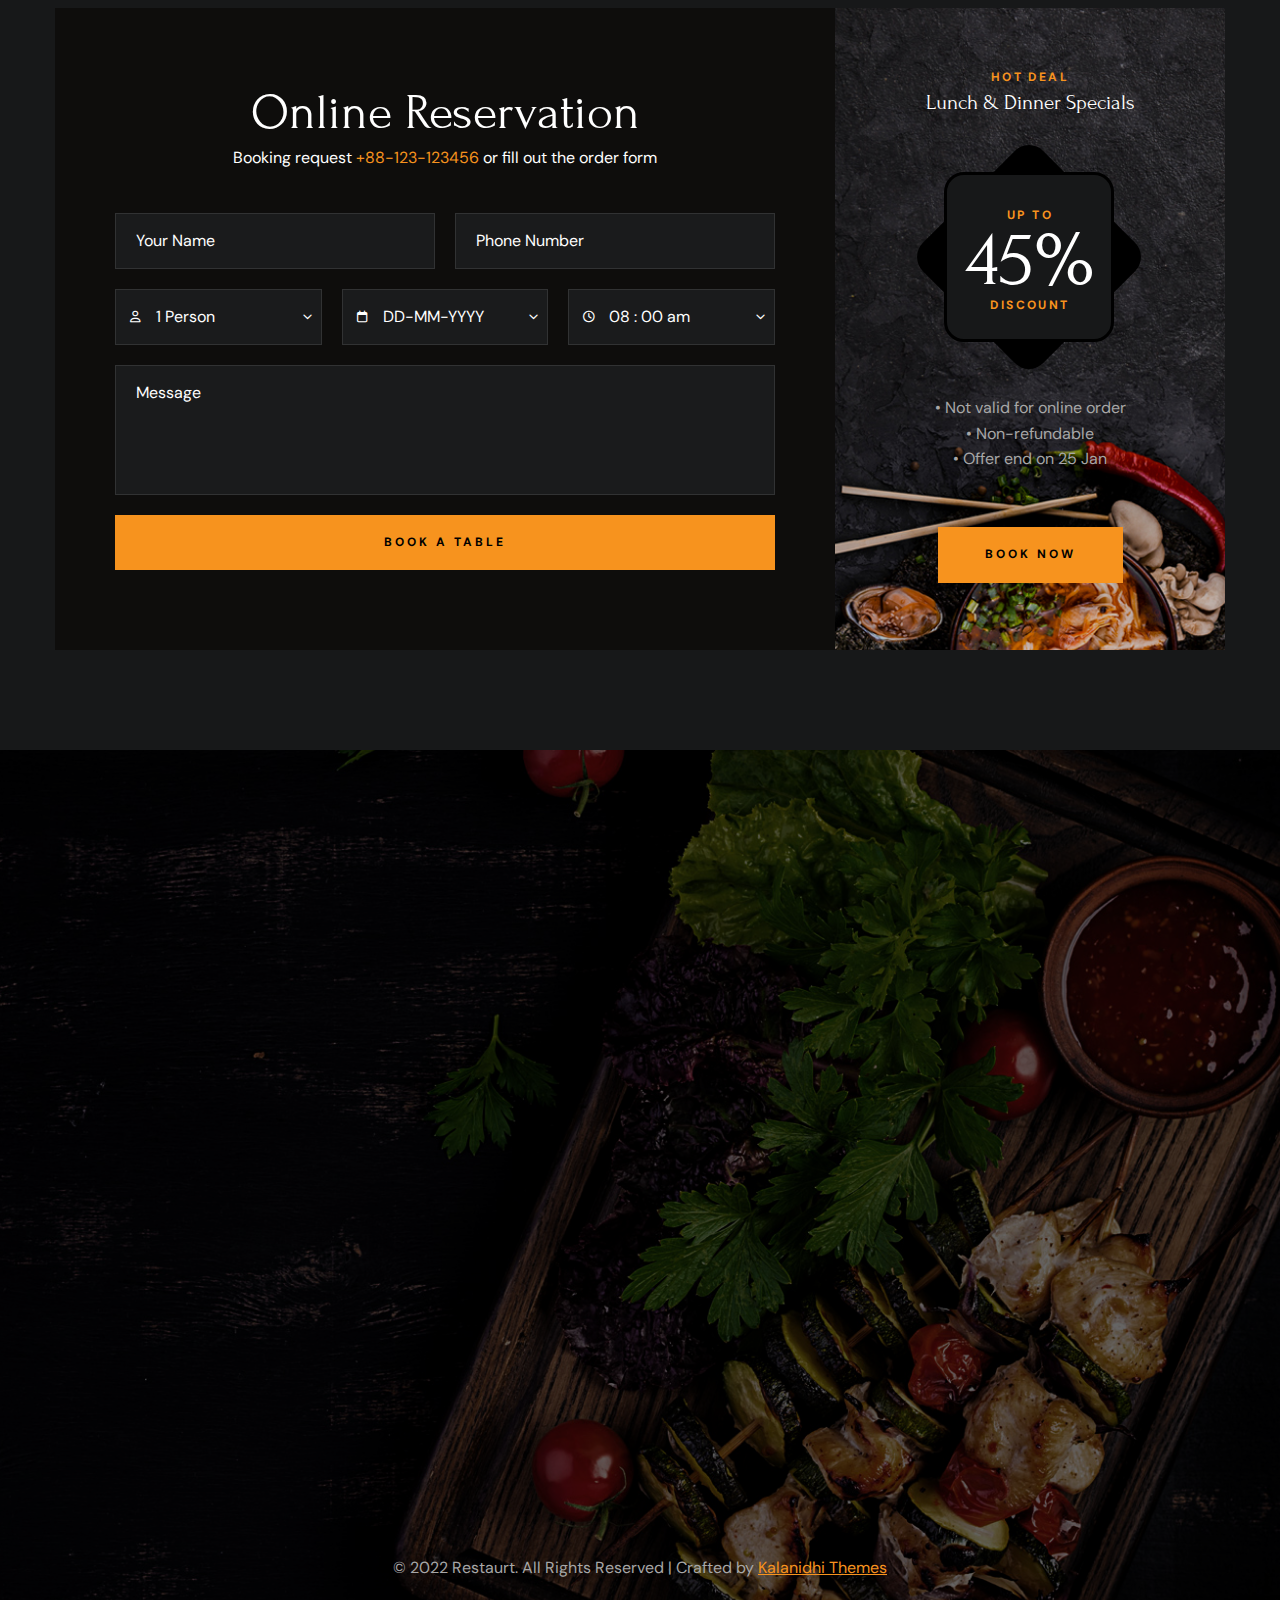
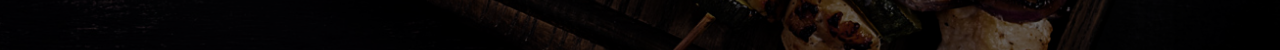
<file: menu-list-4.html>
<!DOCTYPE html>
<html lang="en">
<head>
<meta charset="utf-8">
<title>Delici - Restaurants HTML Template - Menus List</title>
<!-- Stylesheets -->
<link href="css/bootstrap.css" rel="stylesheet">
<link href="css/style.css" rel="stylesheet">
<link rel="shortcut icon" href="images/favicon.png" type="image/x-icon">
<link rel="icon" href="images/favicon.png" type="image/x-icon">
<!-- Responsive -->
<meta http-equiv="X-UA-Compatible" content="IE=edge">
<meta name="viewport" content="width=device-width, initial-scale=1.0, maximum-scale=1.0, user-scalable=0">
<link href="css/responsive.css" rel="stylesheet">
<!--[if lt IE 9]><script src="https://cdnjs.cloudflare.com/ajax/libs/html5shiv/3.7.3/html5shiv.js"></script><![endif]--> 

</head>

<body>
  <div class="page-wrapper"> 
  
    <!-- Preloader -->
    <div class="loader-wrap">
        <div class="preloader">
            <div class="preloader-close">x</div>
            <div id="handle-preloader" class="handle-preloader">
                <div class="animation-preloader">
                    <div class="spinner"></div>
                    <div class="txt-loading">
                        <span data-text-preloader="D" class="letters-loading">
                            D
                        </span>
                        <span data-text-preloader="E" class="letters-loading">
                            E
                        </span>
                        <span data-text-preloader="L" class="letters-loading">
                            L
                        </span>
                        <span data-text-preloader="I" class="letters-loading">
                            I
                        </span>
                        <span data-text-preloader="C" class="letters-loading">
                            C
                        </span>
                        <span data-text-preloader="I" class="letters-loading">
                            I
                        </span>
                    </div>
                </div>  
            </div>
        </div>
    </div>
    <!-- Preloader End -->

    <!-- Main Header-->
    <header class="main-header">
        <div class="header-top">
            <div class="auto-container">
                <div class="inner clearfix">
                    <div class="top-left clearfix">
                        <ul class="top-info clearfix">
                            <li><i class="icon far fa-map-marker-alt"></i> Restaurant St, Delicious City, London 9578, UK</li>
                            <li><i class="icon far fa-clock"></i> Daily : 8.00 am to 10.00 pm</li>
                        </ul>
                    </div>
                    <div class="top-right clearfix">
                        <ul class="top-info clearfix">
                            <li><a href="tel:+11234567890"><i class="icon far fa-phone"></i> +1 123 456 7890</a></li>
                            <li><a href="mailto:booking@restaurant.com"><i class="icon far fa-envelope"></i> booking@restaurant.com</a></li>
                        </ul>
                    </div>
                </div>
            </div>
        </div>
        <!-- Header Upper -->
        <div class="header-upper">        
            <div class="auto-container">
                <!-- Main Box -->
                <div class="main-box clearfix">
                    <!--Logo-->
                    <div class="logo-box">
                         <div class="logo"><a href="index.html" title="Delici - Restaurants HTML Template"><img src="images/logo.png" alt="" title="Delici - Restaurants HTML Template"></a></div>
                    </div>

                    <div class="nav-box clearfix">
                        <!--Nav Outer-->
                        <div class="nav-outer clearfix">         
                            <nav class="main-menu">
                                <ul class="navigation clearfix">
                                    <li class=""><a href="index.html">Home</a>
                                    </li>
                                    <li class="current dropdown has-mega-menu"><a href="https://kalanidhithemes.com/live-preview/landing-page/delici/all-demo/Delici-Defoult/menu-list.html">Menus</a>
                                        <ul>
                                            <li>
                                                <div class="mega-menu">
                                                    <div class="menu-inner">
                                                        <div class="auto-container">
                                                            <div class="row clearfix">
                                                                <div class="menu-block col-lg-3 col-md-6 col-sm-6">
                                                                    <div class="image"><a href="menu-list-1.html"><img src="images/resource/menu-image-1.jpg" alt=""></a></div>
                                                                    <div class="title"><a href="menu-list-1.html">Menu list 1</a></div>
                                                                </div>
                                                                <div class="menu-block col-lg-3 col-md-6 col-sm-6">
                                                                    <div class="image"><a href="menu-list-2.html"><img src="images/resource/menu-image-2.jpg" alt=""></a></div>
                                                                    <div class="title"><a href="menu-list-2.html">Menu list 2</a></div>
                                                                </div>
                                                                <div class="menu-block col-lg-3 col-md-6 col-sm-6">
                                                                    <div class="image"><a href="menu-list-3.html"><img src="images/resource/menu-image-3.jpg" alt=""></a></div>
                                                                    <div class="title"><a href="menu-list-3.html">Menu list 3</a></div>
                                                                </div>
                                                                <div class="menu-block col-lg-3 col-md-6 col-sm-6">
                                                                    <div class="image"><a href="menu-list-4.html"><img src="images/resource/menu-image-4.jpg" alt=""></a></div>
                                                                    <div class="title"><a href="menu-list-4.html">Menu list 4</a></div>
                                                                </div>
                                                            </div>
                                                        </div>
                                                    </div>
                                                </div>
                                            </li>
                                        </ul>
                                    </li>
                                    <li><a href="about.html">About Us</a></li>
                                    <li><a href="our-chef.html">Our chefs</a></li>
                                    <li class="dropdown"><a href="menu-list-4.html#">Pages</a>
                                        <ul>
                                            <li><a href="menu-list-4.html#">Dropdown Menu 1</a></li>
                                            <li><a href="menu-list-4.html#">Dropdown Menu 2</a></li>
                                            <li><a href="menu-list-4.html#">Dropdown Menu 3</a></li>
                                            <li class="dropdown"><a href="menu-list-4.html#">Dropdown Menu 4</a>
                                                <ul>
                                                    <li><a href="menu-list-4.html#">Dropdown Menu level 2</a></li>
                                                    <li><a href="menu-list-4.html#">Dropdown Menu level 2</a></li>
                                                    <li><a href="menu-list-4.html#">Dropdown Menu Level 3</a></li>
                                                </ul>
                                            </li>
                                            <li><a href="menu-list-4.html#">Dropdown Lorem 5</a></li>
                                        </ul>
                                    </li>
                                    <li><a href="contact-us.html">Contact</a></li>
                                </ul>
                            </nav>
                            <!-- Main Menu End-->
                        </div>
                        <!--Nav Outer End-->

                        <div class="links-box clearfix">
                            <div class="link link-btn">
                                <a href="reservation-opentable.html" class="theme-btn btn-style-one clearfix">
                                    <span class="btn-wrap">
                                        <span class="text-one">find a table</span>
                                        <span class="text-two">find a table</span>
                                    </span>
                                </a>
                            </div>
                            <div class="link info-toggler">
                                <button class="info-btn">
                                    <span class="hamburger">
                                        <span class="top-bun"></span>
                                        <span class="meat"></span>
                                        <span class="bottom-bun"></span>
                                    </span>
                                </button>
                            </div>
                        </div>

                        <!-- Hidden Nav Toggler -->
                        <div class="nav-toggler">
                            <button class="hidden-bar-opener">
                                <span class="hamburger">
                                    <span class="top-bun"></span>
                                    <span class="meat"></span>
                                    <span class="bottom-bun"></span>
                                </span>
                            </button>
                        </div>

                    </div>

                </div>
            </div>
        </div>
    </header>
    <!--End Main Header -->

    
    <!--Menu Backdrop-->
    <div class="menu-backdrop"></div>

    <!-- Hidden Navigation Bar -->
    <section class="hidden-bar">
        <!-- Hidden Bar Wrapper -->
        <div class="inner-box">
            <div class="cross-icon hidden-bar-closer"><span class="far fa-close"></span></div>
            <div class="logo-box"><a href="index.html" title="Delici - Restaurants HTML Template"><img src="images/resource/sidebar-logo.png" alt="" title="Delici - Restaurants HTML Template"></a></div>
            
            <!-- .Side-menu -->
            <div class="side-menu">
                 <ul class="navigation clearfix">
                    <li class=""><a href="index.html">Home</a>
                    </li>
                    <li class="current dropdown"><a href="https://kalanidhithemes.com/live-preview/landing-page/delici/all-demo/Delici-Defoult/menu-list.html">Menus</a>
                        <ul>
                            <li><a href="menu-list-1.html">Menu List 1</a></li>
                            <li><a href="menu-list-2.html">Menu List 2</a></li>
                            <li><a href="menu-list-3.html">Menu List 3</a></li>
                            <li><a href="menu-list-4.html">Menu List 4</a></li>
                        </ul>
                    </li>
                    <li><a href="about.html">About Us</a></li>
                    <li><a href="our-chef.html">Our chefs</a></li>
                    <li class="dropdown"><a href="menu-list-4.html#">Pages</a>
                        <ul>
                            <li><a href="menu-list-4.html#">Dropdown Menu 1</a></li>
                            <li><a href="menu-list-4.html#">Dropdown Menu 2</a></li>
                            <li><a href="menu-list-4.html#">Dropdown Menu 3</a></li>
                            <li class="dropdown"><a href="menu-list-4.html#">Dropdown Menu 4</a>
                                <ul>
                                    <li><a href="menu-list-4.html#">Dropdown Menu level 2</a></li>
                                    <li><a href="menu-list-4.html#">Dropdown Menu level 2</a></li>
                                    <li><a href="menu-list-4.html#">Dropdown Menu Level 3</a></li>
                                </ul>
                            </li>
                            <li><a href="menu-list-4.html#">Dropdown Lorem 5</a></li>
                        </ul>
                    </li>
                    <li><a href="contact-us.html">Contact</a></li>
                </ul>
            </div><!-- /.Side-menu -->
            
            <h2>Visit Us</h2>
            <ul class="info">
                <li>Restaurant St, Delicious City, <br>London 9578, UK</li>
                <li>Open: 9.30 am - 2.30pm</li>
                <li><a href="mailto:booking@domainame.com">booking@domainame.com</a></li>
            </ul>
            <div class="separator"><span></span></div>
            <div class="booking-info">
                <div class="bk-title">Booking request</div>
                <div class="bk-no"><a href="tel:+88-123-123456">+88-123-123456</a></div>
            </div>
        
        </div><!-- / Hidden Bar Wrapper -->
    </section>
    <!-- / Hidden Bar -->

    <!--Info Back Drop-->
    <div class="info-back-drop"></div>
    
    <!-- Hidden Bar -->
    <section class="info-bar">
        <div class="inner-box">
            <div class="cross-icon"><span class="far fa-close"></span></div>
            <div class="logo-box"><a href="index.html" title="Delici - Restaurants HTML Template"><img src="images/resource/sidebar-logo.png" alt="" title="Delici - Restaurants HTML Template"></a></div>
            <div class="image-box"><img src="images/resource/sidebar-image.jpg" alt="" title=""></div>

            <h2>Visit Us</h2>
            <ul class="info">
                <li>Restaurant St, Delicious City, <br>London 9578, UK</li>
                <li>Open: 9.30 am - 2.30pm</li>
                <li><a href="mailto:booking@domainame.com">booking@domainame.com</a></li>
            </ul>
            <div class="separator"><span></span></div>
            <div class="booking-info">
                <div class="bk-title">Booking request</div>
                <div class="bk-no"><a href="tel:+88-123-123456">+88-123-123456</a></div>
            </div>
        </div>
    </section>
    <!--End Hidden Bar -->

    <!-- Inner Banner Section -->
    <section class="inner-banner">
        <div class="image-layer" style="background-image: url(images/background/banner-image-2.jpg);"></div>
        <div class="auto-container">
            <div class="inner">
                <div class="subtitle"><span>delicious & amazing</span></div>
                <div class="pattern-image"><img src="images/icons/separator.svg" alt="" title=""></div>
                <h1><span>Our Menu 4</span></h1>
            </div>
        </div>
    </section>
    <!--End Banner Section -->

    <!--Menu Section-->
    <section class="menu-section">
        <div class="left-bg"><img src="images/background/bg-5.png" alt="" title=""></div>
        <div class="right-bg"><img src="images/background/bg-6.png" alt="" title=""></div>
        <div class="auto-container">
            <div class="title-box centered">
                <div class="subtitle"><span>Special selection</span></div>
                <div class="pattern-image"><img src="images/icons/separator.svg" alt="" title=""></div>
                <h2>Delicious Menu</h2>
            </div>

            <div class="tabs-box menu-tabs">
                <div class="buttons">
                    <ul class="tab-buttons clearfix">
                        <li class="tab-btn active-btn" data-tab="#tab-1"><span>MORNING</span></li>
                        <li class="tab-btn" data-tab="#tab-2"><span>WEEKDAY LUNCH</span></li>
                        <li class="tab-btn" data-tab="#tab-3"><span>DINNER</span></li>
                        <li class="tab-btn" data-tab="#tab-4"><span>WINES</span></li>
                    </ul>
                </div>
                <div class="tabs-content">
                    <!--Tab-->
                    <div class="tab active-tab" id="tab-1">
                        <div class="row clearfix">
                            <div class="menu-col col-lg-6 col-md-12 col-sm-12">
                                <div class="inner">
                                    <!--Block-->
                                    <div class="dish-block">
                                        <div class="inner-box">
                                            <div class="dish-image"><a href="menu-list-4.html#"><img src="images/resource/menu-image-5.png" alt=""></a></div>
                                            <div class="title clearfix"><div class="ttl clearfix"><h5><a href="menu-list-4.html#">Greek Salad</a></h5></div><div class="price"><span>$25.50</span></div></div>
                                            <div class="text desc"><a href="menu-list-4.html#">Tomatoes, green bell pepper, sliced cucumber onion, olives, and feta cheese.</a></div>
                                        </div>
                                    </div>
                                    <!--Block-->
                                    <div class="dish-block">
                                        <div class="inner-box">
                                            <div class="dish-image"><a href="menu-list-4.html#"><img src="images/resource/menu-image-6.png" alt=""></a></div>
                                            <div class="title clearfix"><div class="ttl clearfix"><h5><a href="menu-list-4.html#">Lasagne <span class="s-info">SEASONAL</span></a></h5></div><div class="price"><span>$40.00</span></div></div>
                                            <div class="text desc"><a href="menu-list-4.html#">Vegetables, cheeses, ground meats, tomato sauce, seasonings and spices</a></div>
                                        </div>
                                    </div>
                                    <!--Block-->
                                    <div class="dish-block">
                                        <div class="inner-box">
                                            <div class="dish-image"><a href="menu-list-4.html#"><img src="images/resource/menu-image-7.png" alt=""></a></div>
                                            <div class="title clearfix"><div class="ttl clearfix"><h5><a href="menu-list-4.html#">Butternut Pumpkin</a></h5></div><div class="price"><span>$10.00</span></div></div>
                                            <div class="text desc"><a href="menu-list-4.html#">Typesetting industry lorem Lorem Ipsum is simply dummy text of the priand.</a></div>
                                        </div>
                                    </div>
                                </div>
                            </div>
                            <div class="menu-col col-lg-6 col-md-12 col-sm-12">
                                <div class="inner">
                                    <!--Block-->
                                    <div class="dish-block">
                                        <div class="inner-box">
                                            <div class="dish-image"><a href="menu-list-4.html#"><img src="images/resource/menu-image-8.png" alt=""></a></div>
                                            <div class="title clearfix"><div class="ttl clearfix"><h5><a href="menu-list-4.html#">Tokusen Wagyu <span class="s-info">NEW</span></a></h5></div><div class="price"><span>$39.00</span></div></div>
                                            <div class="text desc"><a href="menu-list-4.html#">Vegetables, cheeses, ground meats, tomato sauce, seasonings and spices.</a></div>
                                        </div>
                                    </div>
                                    <!--Block-->
                                    <div class="dish-block">
                                        <div class="inner-box">
                                            <div class="dish-image"><a href="menu-list-4.html#"><img src="images/resource/menu-image-9.png" alt=""></a></div>
                                            <div class="title clearfix"><div class="ttl clearfix"><h5><a href="menu-list-4.html#">Olivas Rellenas</a></h5></div><div class="price"><span>$25.00</span></div></div>
                                            <div class="text desc"><a href="menu-list-4.html#">Avocados with crab meat, red onion, crab salad stuffed red bell pepper and  green bell pepper.</a></div>
                                        </div>
                                    </div>
                                    <!--Block-->
                                    <div class="dish-block">
                                        <div class="inner-box">
                                            <div class="dish-image"><a href="menu-list-4.html#"><img src="images/resource/menu-image-10.png" alt=""></a></div>
                                            <div class="title clearfix"><div class="ttl clearfix"><h5><a href="menu-list-4.html#">Opu Fish</a></h5></div><div class="price"><span>$49.00</span></div></div>
                                            <div class="text desc"><a href="menu-list-4.html#">Vegetables, cheeses, ground meats, tomato sauce, seasonings and spices</a></div>
                                        </div>
                                    </div>
                                </div>
                            </div>
                        </div>
                    </div>
                    <!--Tab-->
                    <div class="tab" id="tab-2">
                        <div class="row clearfix">
                            <div class="menu-col col-lg-6 col-md-12 col-sm-12">
                                <div class="inner">
                                    <!--Block-->
                                    <div class="dish-block">
                                        <div class="inner-box">
                                            <div class="dish-image"><a href="menu-list-4.html#"><img src="images/resource/menu-image-6.png" alt=""></a></div>
                                            <div class="title clearfix"><div class="ttl clearfix"><h5><a href="menu-list-4.html#">Lasagne</a></h5></div><div class="price"><span>$25.50</span></div></div>
                                            <div class="text desc"><a href="menu-list-4.html#">Tomatoes, green bell pepper, sliced cucumber onion, olives, and feta cheese.</a></div>
                                        </div>
                                    </div>
                                    <!--Block-->
                                    <div class="dish-block">
                                        <div class="inner-box">
                                            <div class="dish-image"><a href="menu-list-4.html#"><img src="images/resource/menu-image-7.png" alt=""></a></div>
                                            <div class="title clearfix"><div class="ttl clearfix"><h5><a href="menu-list-4.html#">Greek Salad </a></h5></div><div class="price"><span>$40.00</span></div></div>
                                            <div class="text desc"><a href="menu-list-4.html#">Vegetables, cheeses, ground meats, tomato sauce, seasonings and spices</a></div>
                                        </div>
                                    </div>
                                    <!--Block-->
                                    <div class="dish-block">
                                        <div class="inner-box">
                                            <div class="dish-image"><a href="menu-list-4.html#"><img src="images/resource/menu-image-5.png" alt=""></a></div>
                                            <div class="title clearfix"><div class="ttl clearfix"><h5><a href="menu-list-4.html#">Tokusen Wagyu<span class="s-info">SEASONAL</span></a></h5></div><div class="price"><span>$10.00</span></div></div>
                                            <div class="text desc"><a href="menu-list-4.html#">Typesetting industry lorem Lorem Ipsum is simply dummy text of the priand.</a></div>
                                        </div>
                                    </div>
                                </div>
                            </div>
                            <div class="menu-col col-lg-6 col-md-12 col-sm-12">
                                <div class="inner">
                                    <!--Block-->
                                    <div class="dish-block">
                                        <div class="inner-box">
                                            <div class="dish-image"><a href="menu-list-4.html#"><img src="images/resource/menu-image-7.png" alt=""></a></div>
                                            <div class="title clearfix"><div class="ttl clearfix"><h5><a href="menu-list-4.html#">Butternut Pumpkin </a></h5></div><div class="price"><span>$39.00</span></div></div>
                                            <div class="text desc"><a href="menu-list-4.html#">Vegetables, cheeses, ground meats, tomato sauce, seasonings and spices.</a></div>
                                        </div>
                                    </div>
                                    <!--Block-->
                                    <div class="dish-block">
                                        <div class="inner-box">
                                            <div class="dish-image"><a href="menu-list-4.html#"><img src="images/resource/menu-image-8.png" alt=""></a></div>
                                            <div class="title clearfix"><div class="ttl clearfix"><h5><a href="menu-list-4.html#">Olivas Rellenas</a></h5></div><div class="price"><span>$25.00</span></div></div>
                                            <div class="text desc"><a href="menu-list-4.html#">Avocados with crab meat, red onion, crab salad stuffed red bell pepper and  green bell pepper.</a></div>
                                        </div>
                                    </div>
                                    <!--Block-->
                                    <div class="dish-block">
                                        <div class="inner-box">
                                            <div class="dish-image"><a href="menu-list-4.html#"><img src="images/resource/menu-image-9.png" alt=""></a></div>
                                            <div class="title clearfix"><div class="ttl clearfix"><h5><a href="menu-list-4.html#">Opu Fish<span class="s-info">NEW</span></a></h5></div><div class="price"><span>$49.00</span></div></div>
                                            <div class="text desc"><a href="menu-list-4.html#">Vegetables, cheeses, ground meats, tomato sauce, seasonings and spices</a></div>
                                        </div>
                                    </div>
                                </div>
                            </div>
                        </div>
                    </div>
                    <!--Tab-->
                    <div class="tab" id="tab-3">
                        <div class="row clearfix">
                            <div class="menu-col col-lg-6 col-md-12 col-sm-12">
                                <div class="inner">
                                    <!--Block-->
                                    <div class="dish-block">
                                        <div class="inner-box">
                                            <div class="dish-image"><a href="menu-list-4.html#"><img src="images/resource/menu-image-7.png" alt=""></a></div>
                                            <div class="title clearfix"><div class="ttl clearfix"><h5><a href="menu-list-4.html#">Opu Fish</a></h5></div><div class="price"><span>$25.50</span></div></div>
                                            <div class="text desc"><a href="menu-list-4.html#">Tomatoes, green bell pepper, sliced cucumber onion, olives, and feta cheese.</a></div>
                                        </div>
                                    </div>
                                    <!--Block-->
                                    <div class="dish-block">
                                        <div class="inner-box">
                                            <div class="dish-image"><a href="menu-list-4.html#"><img src="images/resource/menu-image-6.png" alt=""></a></div>
                                            <div class="title clearfix"><div class="ttl clearfix"><h5><a href="menu-list-4.html#">Lasagne <span class="s-info">SEASONAL</span></a></h5></div><div class="price"><span>$40.00</span></div></div>
                                            <div class="text desc"><a href="menu-list-4.html#">Vegetables, cheeses, ground meats, tomato sauce, seasonings and spices</a></div>
                                        </div>
                                    </div>
                                    <!--Block-->
                                    <div class="dish-block">
                                        <div class="inner-box">
                                            <div class="dish-image"><a href="menu-list-4.html#"><img src="images/resource/menu-image-6.png" alt=""></a></div>
                                            <div class="title clearfix"><div class="ttl clearfix"><h5><a href="menu-list-4.html#">Tokusen Wagyu</a></h5></div><div class="price"><span>$10.00</span></div></div>
                                            <div class="text desc"><a href="menu-list-4.html#">Typesetting industry lorem Lorem Ipsum is simply dummy text of the priand.</a></div>
                                        </div>
                                    </div>
                                </div>
                            </div>
                            <div class="menu-col col-lg-6 col-md-12 col-sm-12">
                                <div class="inner">
                                    <!--Block-->
                                    <div class="dish-block">
                                        <div class="inner-box">
                                            <div class="dish-image"><a href="menu-list-4.html#"><img src="images/resource/menu-image-9.png" alt=""></a></div>
                                            <div class="title clearfix"><div class="ttl clearfix"><h5><a href="menu-list-4.html#">Butternut Pumpkin <span class="s-info">NEW</span></a></h5></div><div class="price"><span>$39.00</span></div></div>
                                            <div class="text desc"><a href="menu-list-4.html#">Vegetables, cheeses, ground meats, tomato sauce, seasonings and spices.</a></div>
                                        </div>
                                    </div>
                                    <!--Block-->
                                    <div class="dish-block">
                                        <div class="inner-box">
                                            <div class="dish-image"><a href="menu-list-4.html#"><img src="images/resource/menu-image-10.png" alt=""></a></div>
                                            <div class="title clearfix"><div class="ttl clearfix"><h5><a href="menu-list-4.html#">Olivas Rellenas</a></h5></div><div class="price"><span>$25.00</span></div></div>
                                            <div class="text desc"><a href="menu-list-4.html#">Avocados with crab meat, red onion, crab salad stuffed red bell pepper and  green bell pepper.</a></div>
                                        </div>
                                    </div>
                                    <!--Block-->
                                    <div class="dish-block">
                                        <div class="inner-box">
                                            <div class="dish-image"><a href="menu-list-4.html#"><img src="images/resource/menu-image-8.png" alt=""></a></div>
                                            <div class="title clearfix"><div class="ttl clearfix"><h5><a href="menu-list-4.html#">Opu Fish</a></h5></div><div class="price"><span>$49.00</span></div></div>
                                            <div class="text desc"><a href="menu-list-4.html#">Vegetables, cheeses, ground meats, tomato sauce, seasonings and spices</a></div>
                                        </div>
                                    </div>
                                </div>
                            </div>
                        </div>
                    </div>
                    <!--Tab-->
                    <div class="tab" id="tab-4">
                        <div class="row clearfix">
                            <div class="menu-col col-lg-6 col-md-12 col-sm-12">
                                <div class="inner">
                                    <!--Block-->
                                    <div class="dish-block">
                                        <div class="inner-box">
                                            <div class="dish-image"><a href="menu-list-4.html#"><img src="images/resource/drink-1.png" alt=""></a></div>
                                            <div class="title clearfix"><div class="ttl clearfix"><h5><a href="menu-list-4.html#">Greek Salad</a></h5></div><div class="price"><span>$25.50</span></div></div>
                                            <div class="text desc"><a href="menu-list-4.html#">Tomatoes, green bell pepper, sliced cucumber onion, olives, and feta cheese.</a></div>
                                        </div>
                                    </div>
                                    <!--Block-->
                                    <div class="dish-block">
                                        <div class="inner-box">
                                            <div class="dish-image"><a href="menu-list-4.html#"><img src="images/resource/drink-2.png" alt=""></a></div>
                                            <div class="title clearfix"><div class="ttl clearfix"><h5><a href="menu-list-4.html#">Lasagne <span class="s-info">SEASONAL</span></a></h5></div><div class="price"><span>$40.00</span></div></div>
                                            <div class="text desc"><a href="menu-list-4.html#">Vegetables, cheeses, ground meats, tomato sauce, seasonings and spices</a></div>
                                        </div>
                                    </div>
                                    <!--Block-->
                                    <div class="dish-block">
                                        <div class="inner-box">
                                            <div class="dish-image"><a href="menu-list-4.html#"><img src="images/resource/drink-3.png" alt=""></a></div>
                                            <div class="title clearfix"><div class="ttl clearfix"><h5><a href="menu-list-4.html#">Butternut Pumpkin</a></h5></div><div class="price"><span>$10.00</span></div></div>
                                            <div class="text desc"><a href="menu-list-4.html#">Typesetting industry lorem Lorem Ipsum is simply dummy text of the priand.</a></div>
                                        </div>
                                    </div>
                                </div>
                            </div>
                            <div class="menu-col col-lg-6 col-md-12 col-sm-12">
                                <div class="inner">
                                    <!--Block-->
                                    <div class="dish-block">
                                        <div class="inner-box">
                                            <div class="dish-image"><a href="menu-list-4.html#"><img src="images/resource/drink-4.png" alt=""></a></div>
                                            <div class="title clearfix"><div class="ttl clearfix"><h5><a href="menu-list-4.html#">Tokusen Wagyu <span class="s-info">NEW</span></a></h5></div><div class="price"><span>$39.00</span></div></div>
                                            <div class="text desc"><a href="menu-list-4.html#">Vegetables, cheeses, ground meats, tomato sauce, seasonings and spices.</a></div>
                                        </div>
                                    </div>
                                    <!--Block-->
                                    <div class="dish-block">
                                        <div class="inner-box">
                                            <div class="dish-image"><a href="menu-list-4.html#"><img src="images/resource/drink-5.png" alt=""></a></div>
                                            <div class="title clearfix"><div class="ttl clearfix"><h5><a href="menu-list-4.html#">Olivas Rellenas</a></h5></div><div class="price"><span>$25.00</span></div></div>
                                            <div class="text desc"><a href="menu-list-4.html#">Avocados with crab meat, red onion, crab salad stuffed red bell pepper and  green bell pepper. Cucumber</a></div>
                                        </div>
                                    </div>
                                    <!--Block-->
                                    <div class="dish-block">
                                        <div class="inner-box">
                                            <div class="dish-image"><a href="menu-list-4.html#"><img src="images/resource/drink-6.png" alt=""></a></div>
                                            <div class="title clearfix"><div class="ttl clearfix"><h5><a href="menu-list-4.html#">Opu Fish</a></h5></div><div class="price"><span>$49.00</span></div></div>
                                            <div class="text desc"><a href="menu-list-4.html#">Vegetables, cheeses, ground meats, tomato sauce, seasonings and spices</a></div>
                                        </div>
                                    </div>
                                </div>
                            </div>
                        </div>
                    </div>
                </div>
            </div>

            <div class="open-timing">
                <div class="hours">During winter daily from <span class="theme_color">7:00 pm</span> to <span class="theme_color">9:00 pm</span></div>
            </div>
        </div>
    </section>

    

    <!--Reservation Section-->
    <section class="reserve-section style-two">
        <div class="image-layer" style="background-image: url(images/background/image-10.jpg);"></div>
        <div class="auto-container">
            <div class="outer-box">
                <div class="row clearfix">
                    <div class="reserv-col col-lg-8 col-md-12 col-sm-12">
                        <div class="inner">
                            <div class="title">
                                <h2>Online Reservation</h2>
                                <div class="request-info">Booking request <a href="menu-list-4.html#">+88-123-123456</a> or fill out the order form</div>
                            </div>
                            <div class="default-form reservation-form">
                                <form method="post" action="index.html">
                                    <div class="row clearfix">
                                        <div class="form-group col-lg-6 col-md-6 col-sm-12">
                                            <div class="field-inner">
                                                <input type="text" name="fieldname" value="" placeholder="Your Name" required>
                                            </div>
                                        </div>
                                        <div class="form-group col-lg-6 col-md-6 col-sm-12">
                                            <div class="field-inner">
                                                <input type="text" name="fieldname" value="" placeholder="Phone Number" required>
                                            </div>
                                        </div>
                                        <div class="form-group col-lg-4 col-md-6 col-sm-12">
                                            <div class="field-inner">
                                                <span class="alt-icon far fa-user"></span>
                                                <select class="l-icon">
                                                    <option>1 Person</option>
                                                    <option>2 Person</option>
                                                    <option>3 Person</option>
                                                    <option>4 Person</option>
                                                    <option>5 Person</option>
                                                    <option>6 Person</option>
                                                    <option>7 Person</option>
                                                </select>
                                                <span class="arrow-icon far fa-angle-down"></span>
                                            </div>
                                        </div>
                                        <div class="form-group col-lg-4 col-md-6 col-sm-12">
                                            <div class="field-inner">
                                                <span class="alt-icon far fa-calendar"></span>
                                                <input class="l-icon datepicker" type="text" name="fieldname" value="" placeholder="DD-MM-YYYY" required readonly>
                                                <span class="arrow-icon far fa-angle-down"></span>
                                            </div>
                                        </div>
                                        <div class="form-group col-lg-4 col-md-12 col-sm-12">
                                            <div class="field-inner">
                                                <span class="alt-icon far fa-clock"></span>
                                                <select class="l-icon">
                                                    <option>08 : 00 am</option>
                                                    <option>09 : 00 am</option>
                                                    <option>10 : 00 am</option>
                                                    <option>11 : 00 am</option>
                                                    <option>12 : 00 pm</option>
                                                    <option>01 : 00 pm</option>
                                                    <option>02 : 00 pm</option>
                                                    <option>03 : 00 pm</option>
                                                    <option>04 : 00 pm</option>
                                                    <option>05 : 00 pm</option>
                                                    <option>06 : 00 pm</option>
                                                    <option>07 : 00 pm</option>
                                                    <option>08 : 00 pm</option>
                                                    <option>09 : 00 pm</option>
                                                    <option>10 : 00 pm</option>
                                                </select>
                                                <span class="arrow-icon far fa-angle-down"></span>
                                            </div>
                                        </div>
                                        <div class="form-group col-lg-12 col-md-12 col-sm-12">
                                            <div class="field-inner">
                                                <textarea name="fieldname" placeholder="Message" required></textarea>
                                            </div>
                                        </div>
                                        <div class="form-group col-lg-12 col-md-12 col-sm-12">
                                            <div class="field-inner">
                                                <button type="submit" class="theme-btn btn-style-one clearfix">
                                                    <span class="btn-wrap">
                                                        <span class="text-one">book a table</span>
                                                        <span class="text-two">book a table</span>
                                                    </span>
                                                </button>
                                            </div>
                                        </div>
                                    </div>
                                </form>
                            </div>
                        </div>
                    </div>
                    <div class="info-col col-lg-4 col-md-12 col-sm-12">
                        <div class="inner">
                            <div class="img-layer" style="background-image: url(images/background/image-11.jpg);"></div>
                            <div class="title">
                                <div class="subtitle">hot deal</div>
                                <h5>Lunch & Dinner Specials</h5>
                            </div>
                            <div class="data">
                                <div class="discount-info">
                                    <div class="s-ttl">up to</div>
                                    <div class="num">45%</div>
                                    <div class="s-ttl">discount</div>
                                </div>
                                <div class="instruction">
                                    • Not valid for online order <br>
                                    • Non-refundable <br>
                                    • Offer end on 25 Jan <br>
                                </div>
                                <div class="link-box">
                                    <a href="reservation-opentable.html" class="theme-btn btn-style-one clearfix">
                                        <span class="btn-wrap">
                                            <span class="text-one">book now</span>
                                            <span class="text-two">book now</span>
                                        </span>
                                    </a>
                                </div>
                            </div>
                        </div>
                    </div>
                </div>

            </div>
        </div>
    </section>

    <!--Main Footer-->
    <footer class="main-footer">
        <div class="image-layer" style="background-image: url(images/background/image-4.jpg);"></div>
        <div class="upper-section">
            <div class="auto-container">
                <div class="row clearfix">
                    <!--Footer Col-->
                    <div class="footer-col info-col col-lg-6 col-md-12 col-sm-12">
                        <div class="inner wow fadeInUp" data-wow-delay="0ms" data-wow-duration="1500ms">
                            <div class="content">
                                <div class="logo"><a href="index.html" title="Delici - Restaurants HTML Template"><img src="images/logo.png" alt="" title="Delici - Restaurants HTML Template"></a></div>
                                <div class="info">
                                    <ul>
                                        <li>Restaurant St, Delicious City, London 9578, UK</li>
                                        <li><a href="mailto:booking@domainname.com">booking@domainname.com</a></li>
                                        <li><a href="tel:+88-123-123456">Booking Request : +88-123-123456</a></li>
                                        <li>Open : 09:00 am - 01:00 pm</li>
                                    </ul>
                                </div>
                                <div class="separator"><span></span><span></span><span></span></div>
                                <div class="newsletter">
                                    <h3>Get News & Offers</h3>
                                    <div class="text">Subscribe us & Get <span>25% Off.</span></div>
                                    <div class="newsletter-form">
                                        <form method="post" action="index.html">
                                            <div class="form-group">
                                                <span class="alt-icon far fa-envelope"></span>
                                                <input type="email" name="email" value="" placeholder="Your email" required>
                                                <button type="submit" class="theme-btn btn-style-one clearfix">
                                                    <span class="btn-wrap">
                                                        <span class="text-one">subscribe</span>
                                                        <span class="text-two">subscribe</span>
                                                    </span>
                                                </button>
                                            </div>
                                        </form>
                                    </div>
                                </div>
                            </div>
                        </div>
                    </div>
                    <!--Footer Col-->
                    <div class="footer-col links-col col-lg-3 col-md-6 col-sm-12">
                        <div class="inner wow fadeInLeft" data-wow-delay="0ms" data-wow-duration="1500ms">
                            <ul class="links">
                                <li><a href="https://kalanidhithemes.com/live-preview/landing-page/delici/all-demo/Delici-Defoult/home.html">Home</a></li>
                                <li><a href="menu-list-1.html">Menus</a></li>
                                <li><a href="about.html">About us</a></li>
                                <li><a href="our-chef.html">Our chefs</a></li>
                                <li><a href="contact-us.html">Contact</a></li>
                            </ul>
                        </div>
                    </div>
                    <!--Footer Col-->
                    <div class="footer-col links-col last col-lg-3 col-md-6 col-sm-12">
                        <div class="inner wow fadeInRight" data-wow-delay="0ms" data-wow-duration="1500ms">
                            <ul class="links">
                                <li><a href="menu-list-4.html#">facebook</a></li>
                                <li><a href="menu-list-4.html#">instagram</a></li>
                                <li><a href="menu-list-4.html#">Twitter</a></li>
                                <li><a href="menu-list-4.html#">Youtube</a></li>
                                <li><a href="menu-list-4.html#">Google map</a></li>
                            </ul>
                        </div>
                    </div>
                </div>
            </div>
        </div>
        <div class="footer-bottom">
            <div class="auto-container">
                <div class="copyright">&copy; 2022 Restaurt. All Rights Reserved   |    Crafted by <a href="https://themeforest.net/user/kalanidhithemes" target="blank">Kalanidhi Themes</a></div>
            </div>
        </div>
    </footer>

</div>
<!--End pagewrapper--> 

<!--Scroll to top-->
<div class="scroll-to-top scroll-to-target" data-target="html"><span class="icon fa fa-angle-up"></span></div>

<script src="js/jquery.js"></script>
<script src="js/popper.min.js"></script>
<script src="js/bootstrap.min.js"></script>
<script src="js/jquery-ui.js"></script>
<script src="js/jquery.fancybox.js"></script>
<script src="js/swiper.js"></script>
<script src="js/owl.js"></script>
<script src="js/appear.js"></script>
<script src="js/wow.js"></script>
<script src="js/custom-script.js"></script>
</body>
</html>
</file>
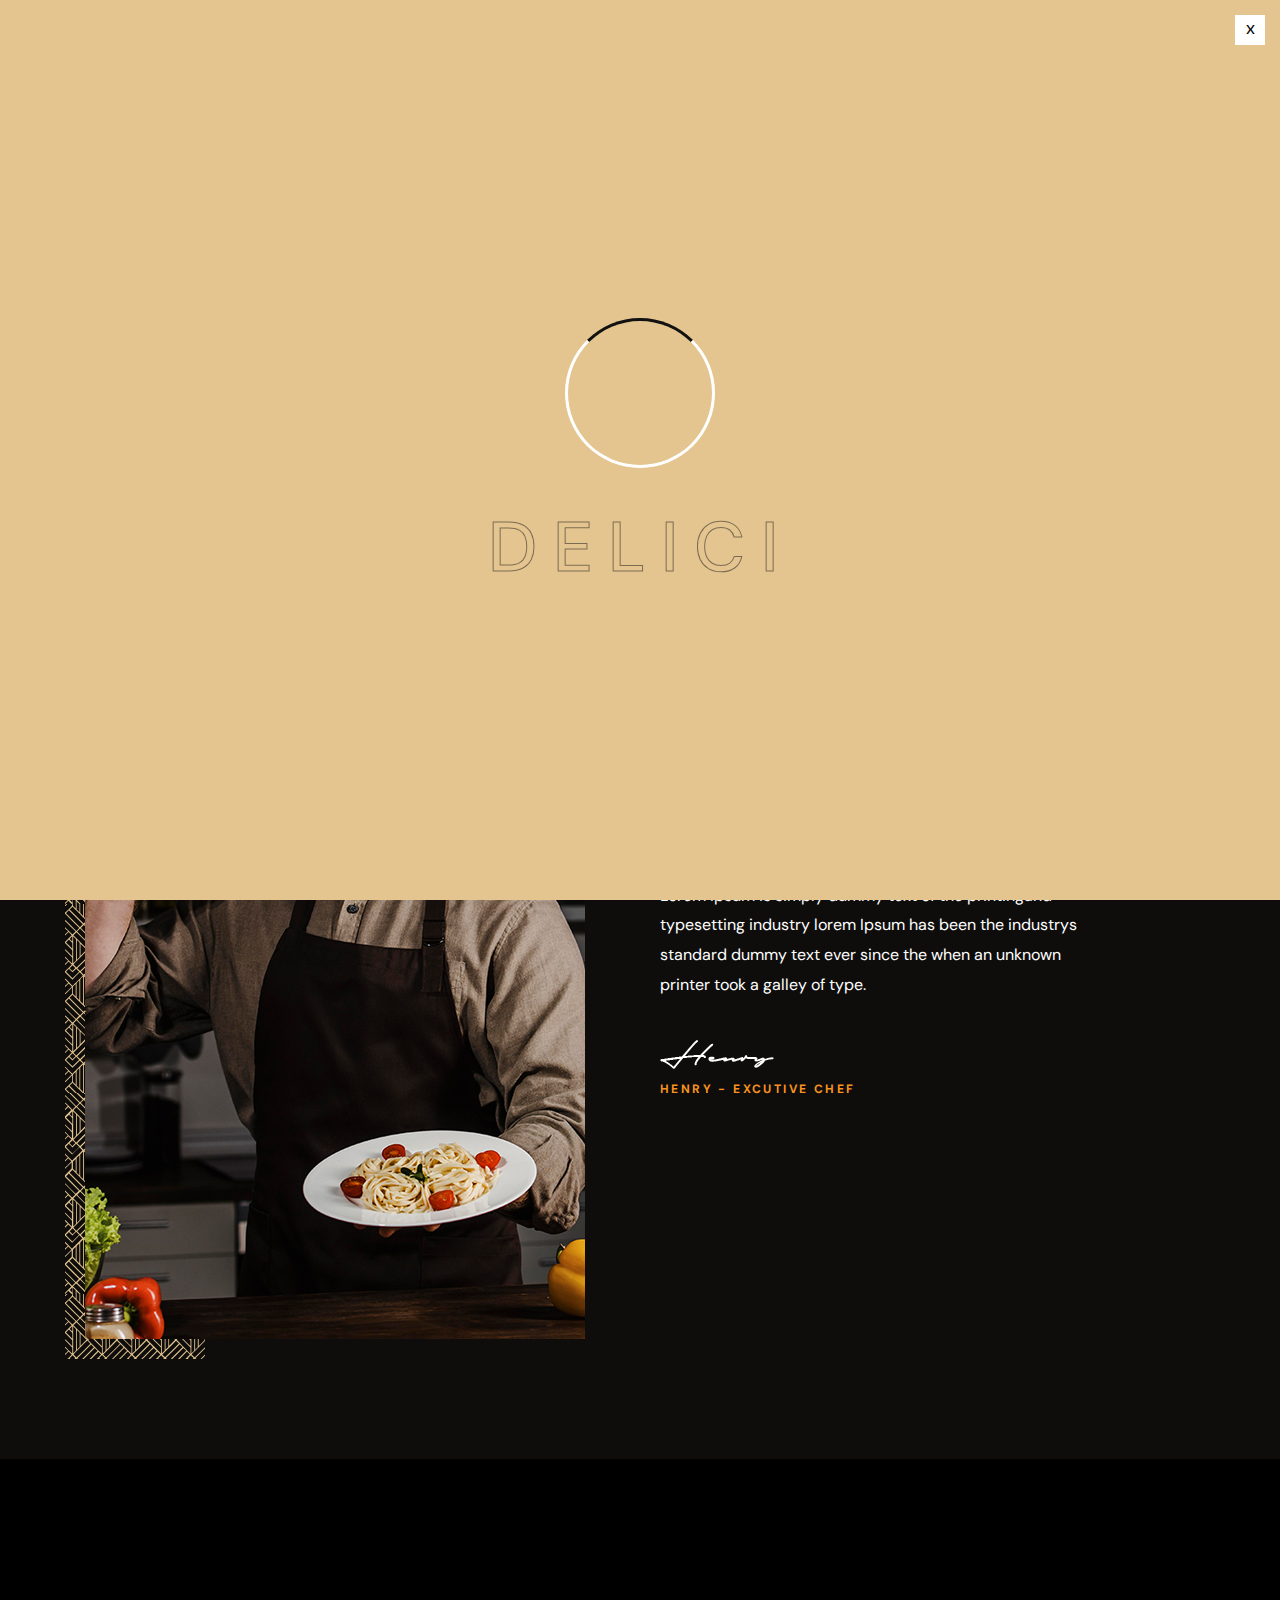
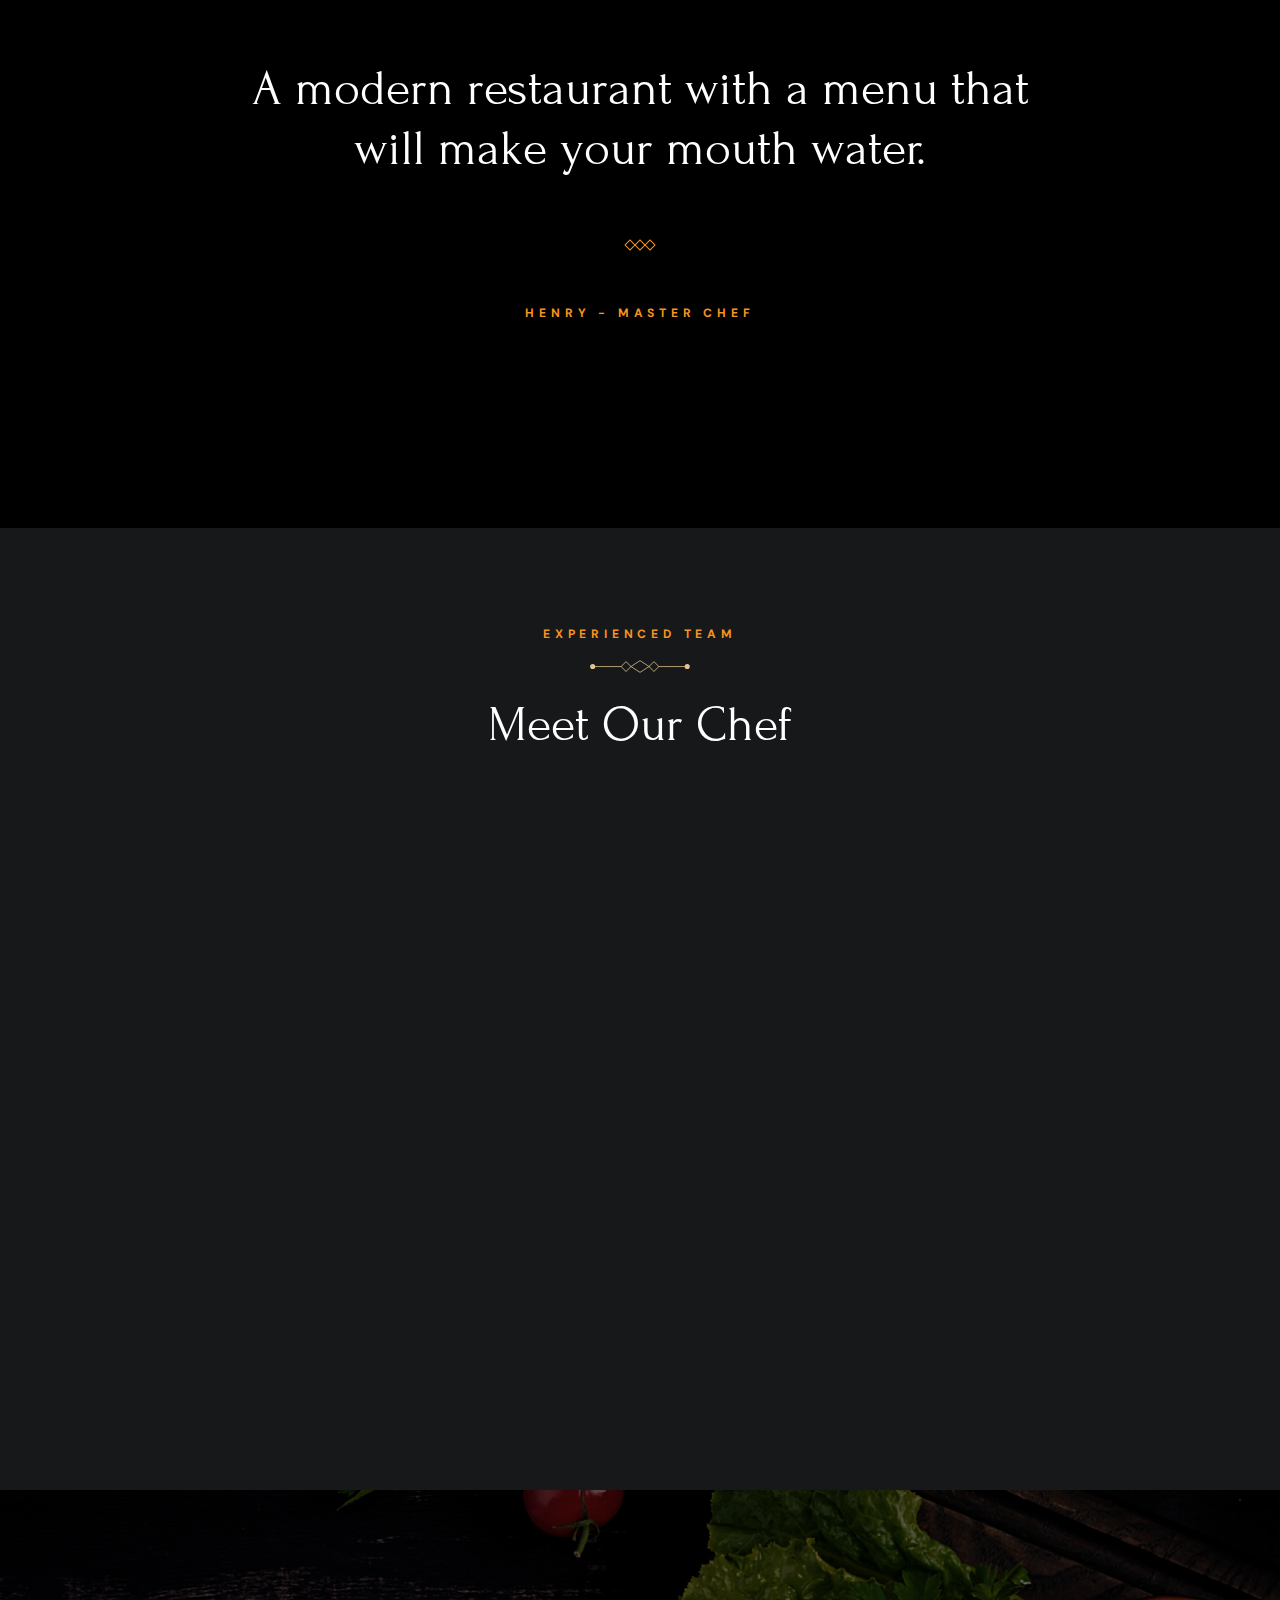
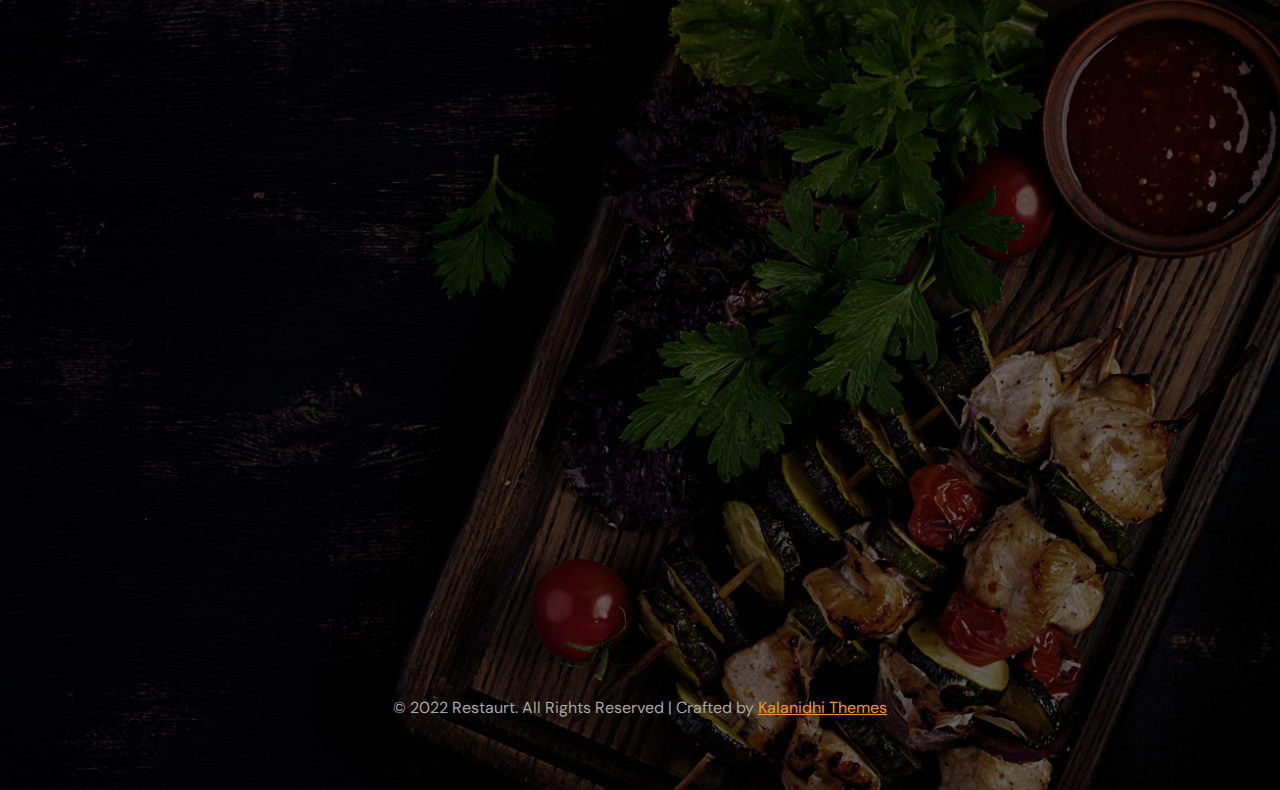
<file: our-chef.html>
<!DOCTYPE html>
<html lang="en">
<head>
<meta charset="utf-8">
<title>Delici - Restaurants HTML Template - About Us</title>
<!-- Stylesheets -->
<link href="css/bootstrap.css" rel="stylesheet">
<link href="css/style.css" rel="stylesheet">
<link rel="shortcut icon" href="images/favicon.png" type="image/x-icon">
<link rel="icon" href="images/favicon.png" type="image/x-icon">
<!-- Responsive -->
<meta http-equiv="X-UA-Compatible" content="IE=edge">
<meta name="viewport" content="width=device-width, initial-scale=1.0, maximum-scale=1.0, user-scalable=0">
<link href="css/responsive.css" rel="stylesheet">
<!--[if lt IE 9]><script src="https://cdnjs.cloudflare.com/ajax/libs/html5shiv/3.7.3/html5shiv.js"></script><![endif]--> 

</head>

<body>
  <div class="page-wrapper"> 
  
    <!-- Preloader -->
    <div class="loader-wrap">
        <div class="preloader">
            <div class="preloader-close">x</div>
            <div id="handle-preloader" class="handle-preloader">
                <div class="animation-preloader">
                    <div class="spinner"></div>
                    <div class="txt-loading">
                        <span data-text-preloader="D" class="letters-loading">
                            D
                        </span>
                        <span data-text-preloader="E" class="letters-loading">
                            E
                        </span>
                        <span data-text-preloader="L" class="letters-loading">
                            L
                        </span>
                        <span data-text-preloader="I" class="letters-loading">
                            I
                        </span>
                        <span data-text-preloader="C" class="letters-loading">
                            C
                        </span>
                        <span data-text-preloader="I" class="letters-loading">
                            I
                        </span>
                    </div>
                </div>  
            </div>
        </div>
    </div>
    <!-- Preloader End -->

    <!-- Main Header-->
    <header class="main-header">
        <div class="header-top">
            <div class="auto-container">
                <div class="inner clearfix">
                    <div class="top-left clearfix">
                        <ul class="top-info clearfix">
                            <li><i class="icon far fa-map-marker-alt"></i> Restaurant St, Delicious City, London 9578, UK</li>
                            <li><i class="icon far fa-clock"></i> Daily : 8.00 am to 10.00 pm</li>
                        </ul>
                    </div>
                    <div class="top-right clearfix">
                        <ul class="top-info clearfix">
                            <li><a href="tel:+11234567890"><i class="icon far fa-phone"></i> +1 123 456 7890</a></li>
                            <li><a href="mailto:booking@restaurant.com"><i class="icon far fa-envelope"></i> booking@restaurant.com</a></li>
                        </ul>
                    </div>
                </div>
            </div>
        </div>
        <!-- Header Upper -->
        <div class="header-upper">        
            <div class="auto-container">
                <!-- Main Box -->
                <div class="main-box clearfix">
                    <!--Logo-->
                    <div class="logo-box">
                         <div class="logo"><a href="index.html" title="Delici - Restaurants HTML Template"><img src="images/logo.png" alt="" title="Delici - Restaurants HTML Template"></a></div>
                    </div>

                    <div class="nav-box clearfix">
                        <!--Nav Outer-->
                        <div class="nav-outer clearfix">         
                            <nav class="main-menu">
                                <ul class="navigation clearfix">
                                    <li class=""><a href="index.html">Home</a>
                                    </li>
                                    <li class="dropdown has-mega-menu"><a href="https://kalanidhithemes.com/live-preview/landing-page/delici/all-demo/Delici-Defoult/menu-list.html">Menus</a>
                                        <ul>
                                            <li>
                                                <div class="mega-menu">
                                                    <div class="menu-inner">
                                                        <div class="auto-container">
                                                            <div class="row clearfix">
                                                                <div class="menu-block col-lg-3 col-md-6 col-sm-6">
                                                                    <div class="image"><a href="menu-list-1.html"><img src="images/resource/menu-image-1.jpg" alt=""></a></div>
                                                                    <div class="title"><a href="menu-list-1.html">Menu list 1</a></div>
                                                                </div>
                                                                <div class="menu-block col-lg-3 col-md-6 col-sm-6">
                                                                    <div class="image"><a href="menu-list-2.html"><img src="images/resource/menu-image-2.jpg" alt=""></a></div>
                                                                    <div class="title"><a href="menu-list-2.html">Menu list 2</a></div>
                                                                </div>
                                                                <div class="menu-block col-lg-3 col-md-6 col-sm-6">
                                                                    <div class="image"><a href="menu-list-3.html"><img src="images/resource/menu-image-3.jpg" alt=""></a></div>
                                                                    <div class="title"><a href="menu-list-3.html">Menu list 3</a></div>
                                                                </div>
                                                                <div class="menu-block col-lg-3 col-md-6 col-sm-6">
                                                                    <div class="image"><a href="menu-list-4.html"><img src="images/resource/menu-image-4.jpg" alt=""></a></div>
                                                                    <div class="title"><a href="menu-list-4.html">Menu list 4</a></div>
                                                                </div>
                                                            </div>
                                                        </div>
                                                    </div>
                                                </div>
                                            </li>
                                        </ul>
                                    </li>
                                    <li><a href="about.html">About Us</a></li>
                                    <li class="current"><a href="our-chef.html">Our chefs</a></li>
                                    <li class="dropdown"><a href="our-chef.html#">Pages</a>
                                        <ul>
                                            <li><a href="our-chef.html#">Dropdown Menu 1</a></li>
                                            <li><a href="our-chef.html#">Dropdown Menu 2</a></li>
                                            <li><a href="our-chef.html#">Dropdown Menu 3</a></li>
                                            <li class="dropdown"><a href="our-chef.html#">Dropdown Menu 4</a>
                                                <ul>
                                                    <li><a href="our-chef.html#">Dropdown Menu level 2</a></li>
                                                    <li><a href="our-chef.html#">Dropdown Menu level 2</a></li>
                                                    <li><a href="our-chef.html#">Dropdown Menu Level 3</a></li>
                                                </ul>
                                            </li>
                                            <li><a href="our-chef.html#">Dropdown Lorem 5</a></li>
                                        </ul>
                                    </li>
                                    <li><a href="contact-us.html">Contact</a></li>
                                </ul>
                            </nav>
                            <!-- Main Menu End-->
                        </div>
                        <!--Nav Outer End-->

                        <div class="links-box clearfix">
                            <div class="link link-btn">
                                <a href="reservation-opentable.html" class="theme-btn btn-style-one clearfix">
                                    <span class="btn-wrap">
                                        <span class="text-one">find a table</span>
                                        <span class="text-two">find a table</span>
                                    </span>
                                </a>
                            </div>
                            <div class="link info-toggler">
                                <button class="info-btn">
                                    <span class="hamburger">
                                        <span class="top-bun"></span>
                                        <span class="meat"></span>
                                        <span class="bottom-bun"></span>
                                    </span>
                                </button>
                            </div>
                        </div>

                        <!-- Hidden Nav Toggler -->
                        <div class="nav-toggler">
                            <button class="hidden-bar-opener">
                                <span class="hamburger">
                                    <span class="top-bun"></span>
                                    <span class="meat"></span>
                                    <span class="bottom-bun"></span>
                                </span>
                            </button>
                        </div>

                    </div>

                </div>
            </div>
        </div>
    </header>
    <!--End Main Header -->

    
    <!--Menu Backdrop-->
    <div class="menu-backdrop"></div>

    <!-- Hidden Navigation Bar -->
    <section class="hidden-bar">
        <!-- Hidden Bar Wrapper -->
        <div class="inner-box">
            <div class="cross-icon hidden-bar-closer"><span class="far fa-close"></span></div>
            <div class="logo-box"><a href="index.html" title="Delici - Restaurants HTML Template"><img src="images/resource/sidebar-logo.png" alt="" title="Delici - Restaurants HTML Template"></a></div>
            
            <!-- .Side-menu -->
            <div class="side-menu">
                 <ul class="navigation clearfix">
                    <li class=""><a href="index.html">Home</a>
                    </li>
                    <li class="dropdown"><a href="https://kalanidhithemes.com/live-preview/landing-page/delici/all-demo/Delici-Defoult/menu-list.html">Menus</a>
                        <ul>
                            <li><a href="menu-list-1.html">Menu List 1</a></li>
                            <li><a href="menu-list-2.html">Menu List 2</a></li>
                            <li><a href="menu-list-3.html">Menu List 3</a></li>
                            <li><a href="menu-list-4.html">Menu List 4</a></li>
                        </ul>
                    </li>
                    <li><a href="about.html">About Us</a></li>
                    <li class="current" ><a href="our-chef.html">Our chefs</a></li>
                    <li class="dropdown"><a href="our-chef.html#">Pages</a>
                        <ul>
                            <li><a href="our-chef.html#">Dropdown Menu 1</a></li>
                            <li><a href="our-chef.html#">Dropdown Menu 2</a></li>
                            <li><a href="our-chef.html#">Dropdown Menu 3</a></li>
                            <li class="dropdown"><a href="our-chef.html#">Dropdown Menu 4</a>
                                <ul>
                                    <li><a href="our-chef.html#">Dropdown Menu level 2</a></li>
                                    <li><a href="our-chef.html#">Dropdown Menu level 2</a></li>
                                    <li><a href="our-chef.html#">Dropdown Menu Level 3</a></li>
                                </ul>
                            </li>
                            <li><a href="our-chef.html#">Dropdown Lorem 5</a></li>
                        </ul>
                    </li>
                    <li><a href="contact-us.html">Contact</a></li>
                </ul>
            </div><!-- /.Side-menu -->
            
            <h2>Visit Us</h2>
            <ul class="info">
                <li>Restaurant St, Delicious City, <br>London 9578, UK</li>
                <li>Open: 9.30 am - 2.30pm</li>
                <li><a href="mailto:booking@domainame.com">booking@domainame.com</a></li>
            </ul>
            <div class="separator"><span></span></div>
            <div class="booking-info">
                <div class="bk-title">Booking request</div>
                <div class="bk-no"><a href="tel:+88-123-123456">+88-123-123456</a></div>
            </div>
        
        </div><!-- / Hidden Bar Wrapper -->
    </section>
    <!-- / Hidden Bar -->

    <!--Info Back Drop-->
    <div class="info-back-drop"></div>
    
    <!-- Hidden Bar -->
    <section class="info-bar">
        <div class="inner-box">
            <div class="cross-icon"><span class="far fa-close"></span></div>
            <div class="logo-box"><a href="index.html" title="Delici - Restaurants HTML Template"><img src="images/resource/sidebar-logo.png" alt="" title="Delici - Restaurants HTML Template"></a></div>
            <div class="image-box"><img src="images/resource/sidebar-image.jpg" alt="" title=""></div>

            <h2>Visit Us</h2>
            <ul class="info">
                <li>Restaurant St, Delicious City, <br>London 9578, UK</li>
                <li>Open: 9.30 am - 2.30pm</li>
                <li><a href="mailto:booking@domainame.com">booking@domainame.com</a></li>
            </ul>
            <div class="separator"><span></span></div>
            <div class="booking-info">
                <div class="bk-title">Booking request</div>
                <div class="bk-no"><a href="tel:+88-123-123456">+88-123-123456</a></div>
            </div>
        </div>
    </section>
    <!--End Hidden Bar -->

    <!-- Inner Banner Section -->
    <section class="inner-banner">
        <div class="image-layer" style="background-image: url(images/background/banner-image-5.jpg);"></div>
        <div class="auto-container">
            <div class="inner">
                <div class="subtitle"><span>our team</span></div>
                <div class="pattern-image"><img src="images/icons/separator.svg" alt="" title=""></div>
                <h1><span>Meet Our Chef</span></h1>
            </div>
        </div>
    </section>
    <!--End Banner Section -->

    <!--Chef Section-->
    <section class="chef-section">
        <div class="right-bg"><img src="images/background/bg-26.png" alt="" title=""></div>
        <div class="auto-container">
            <div class="row clearfix">
                <!--Col-->
                <div class="image-col col-xl-6 col-lg-6 col-md-12 col-sm-12">
                    <div class="inner wow fadeInLeft" data-wow-duration="1500ms" data-wow-delay="0ms">
                        <div class="image"><img src="images/resource/mainchef.jpg" alt=""></div>
                    </div>
                </div>
                <!--Col-->
                <div class="content-col col-xl-6 col-lg-6 col-md-12 col-sm-12">
                    <div class="inner clearfix wow fadeInRight" data-wow-duration="1500ms" data-wow-delay="0ms">
                        <div class="content-box">
                            <div class="title-box">
                                <div class="subtitle"><span>35 year of experience</span></div>
                                <div class="pattern-image"><img src="images/icons/separator.svg" alt="" title=""></div>
                                <h2>Award Winning Chef</h2>
                                <div class="text">Lorem Ipsum is simply dummy text of the printingand typesetting industry lorem Ipsum has been the industrys standard dummy text ever since the when an unknown printer took a galley of type.</div>
                            </div>
                            <div class="info">
                                <div class="signature"><img src="images/resource/signature-2.png" alt="" title=""></div>
                                <div class="author">Henry - EXCUTIVE CHEF</div>
                            </div>
                        </div>
                    </div>
                </div>

            </div>
        </div>
    </section>


    <!--quote Section-->
    <section class="intro-section quote">
        <div class="image-layer" style="background-image: url(images/background/image-12.jpg);"></div>
        <div class="auto-container">
            <div class="content-box">
                <h3>A modern restaurant with a menu that will make your mouth water.</h3>
                <div class="separator"><span></span><span></span><span></span></div>
                <div class="auth-title">Henry - Master chef</div>
            </div>

        </div>
    </section>

    <!--Team Section-->
    <section class="team-section">
        <div class="left-bg"><img src="images/background/bg-27.png" alt="" title=""></div>
        <div class="auto-container">
            <div class="title-box centered">
                <div class="subtitle"><span>experienced team</span></div>
                <div class="pattern-image"><img src="images/icons/separator.svg" alt="" title=""></div>
                <h2>Meet Our Chef</h2>
            </div>
            <div class="row justify-content-center clearfix">
                <!--Block-->
                <div class="team-block col-lg-4 col-md-6 col-sm-12">
                    <div class="inner-box wow fadeInUp" data-wow-duration="1500ms" data-wow-delay="0ms">
                        <div class="image">
                            <img src="images/resource/team-1.jpg" alt="">
                            <div class="overlay-box">
                                <div class="overlay-inner">
                                    <!-- Social Box -->
                                    <ul class="social-box">
                                        <li><a href="https://www.facebook.com/" class="fab fa-facebook-f"></a></li>
                                        <li><a href="https://www.twitter.com/" class="fab fa-twitter"></a></li>
                                        <li><a href="https://dribbble.com/" class="fab fa-dribbble"></a></li>
                                        <li><a href="https://www.linkedin.com/" class="fab fa-linkedin"></a></li>
                                    </ul>
                                </div>
                            </div>
                        </div>
                        <h3><a href="https://kalanidhithemes.com/live-preview/landing-page/delici/all-demo/Delici-Defoult/menu-list.html">Willium Joe</a></h3>
                        <div class="designation">Master chef</div>
                        <div class="text desc">Lorem Ipsum is simply dummy printing and typeset industry lorem Ipsum has been the industrys.</div>
                    </div>
                </div>

                <!--Block-->
                <div class="team-block col-lg-4 col-md-6 col-sm-12">
                    <div class="inner-box wow fadeInUp" data-wow-duration="1500ms" data-wow-delay="300ms">
                        <div class="image">
                            <img src="images/resource/team-2.jpg" alt="">
                            <div class="overlay-box">
                                <div class="overlay-inner">
                                    <!-- Social Box -->
                                    <ul class="social-box">
                                        <li><a href="https://www.facebook.com/" class="fab fa-facebook-f"></a></li>
                                        <li><a href="https://www.twitter.com/" class="fab fa-twitter"></a></li>
                                        <li><a href="https://dribbble.com/" class="fab fa-dribbble"></a></li>
                                        <li><a href="https://www.linkedin.com/" class="fab fa-linkedin"></a></li>
                                    </ul>
                                </div>
                            </div>
                        </div>
                        <h3><a href="https://kalanidhithemes.com/live-preview/landing-page/delici/all-demo/Delici-Defoult/menu-list.html">Steave Den</a></h3>
                        <div class="designation">Master chef</div>
                        <div class="text desc">Lorem Ipsum is simply dummy printing and typeset industry lorem Ipsum has been the industrys.</div>
                    </div>
                </div>

                <!--Block-->
                <div class="team-block col-lg-4 col-md-6 col-sm-12">
                    <div class="inner-box wow fadeInUp" data-wow-duration="1500ms" data-wow-delay="600ms">
                        <div class="image">
                            <img src="images/resource/team-3.jpg" alt="">
                            <div class="overlay-box">
                                <div class="overlay-inner">
                                    <!-- Social Box -->
                                    <ul class="social-box">
                                        <li><a href="https://www.facebook.com/" class="fab fa-facebook-f"></a></li>
                                        <li><a href="https://www.twitter.com/" class="fab fa-twitter"></a></li>
                                        <li><a href="https://dribbble.com/" class="fab fa-dribbble"></a></li>
                                        <li><a href="https://www.linkedin.com/" class="fab fa-linkedin"></a></li>
                                    </ul>
                                </div>
                            </div>
                        </div>
                        <h3><a href="https://kalanidhithemes.com/live-preview/landing-page/delici/all-demo/Delici-Defoult/menu-list.html">Lily Sopy</a></h3>
                        <div class="designation">Master chef</div>
                        <div class="text desc">Lorem Ipsum is simply dummy printing and typeset industry lorem Ipsum has been the industrys.</div>
                    </div>
                </div>

            </div>
        </div>
    </section>

    <!--Main Footer-->
    <footer class="main-footer">
        <div class="image-layer" style="background-image: url(images/background/image-4.jpg);"></div>
        <div class="upper-section">
            <div class="auto-container">
                <div class="row clearfix">
                    <!--Footer Col-->
                    <div class="footer-col info-col col-lg-6 col-md-12 col-sm-12">
                        <div class="inner wow fadeInUp" data-wow-delay="0ms" data-wow-duration="1500ms">
                            <div class="content">
                                <div class="logo"><a href="index.html" title="Delici - Restaurants HTML Template"><img src="images/logo.png" alt="" title="Delici - Restaurants HTML Template"></a></div>
                                <div class="info">
                                    <ul>
                                        <li>Restaurant St, Delicious City, London 9578, UK</li>
                                        <li><a href="mailto:booking@domainname.com">booking@domainname.com</a></li>
                                        <li><a href="tel:+88-123-123456">Booking Request : +88-123-123456</a></li>
                                        <li>Open : 09:00 am - 01:00 pm</li>
                                    </ul>
                                </div>
                                <div class="separator"><span></span><span></span><span></span></div>
                                <div class="newsletter">
                                    <h3>Get News & Offers</h3>
                                    <div class="text">Subscribe us & Get <span>25% Off.</span></div>
                                    <div class="newsletter-form">
                                        <form method="post" action="index.html">
                                            <div class="form-group">
                                                <span class="alt-icon far fa-envelope"></span>
                                                <input type="email" name="email" value="" placeholder="Your email" required>
                                                <button type="submit" class="theme-btn btn-style-one clearfix">
                                                    <span class="btn-wrap">
                                                        <span class="text-one">subscribe</span>
                                                        <span class="text-two">subscribe</span>
                                                    </span>
                                                </button>
                                            </div>
                                        </form>
                                    </div>
                                </div>
                            </div>
                        </div>
                    </div>
                    <!--Footer Col-->
                    <div class="footer-col links-col col-lg-3 col-md-6 col-sm-12">
                        <div class="inner wow fadeInLeft" data-wow-delay="0ms" data-wow-duration="1500ms">
                            <ul class="links">
                                <li><a href="https://kalanidhithemes.com/live-preview/landing-page/delici/all-demo/Delici-Defoult/home.html">Home</a></li>
                                <li><a href="menu-list-1.html">Menus</a></li>
                                <li><a href="about.html">About us</a></li>
                                <li><a href="our-chef.html">Our chefs</a></li>
                                <li><a href="contact-us.html">Contact</a></li>
                            </ul>
                        </div>
                    </div>
                    <!--Footer Col-->
                    <div class="footer-col links-col last col-lg-3 col-md-6 col-sm-12">
                        <div class="inner wow fadeInRight" data-wow-delay="0ms" data-wow-duration="1500ms">
                            <ul class="links">
                                <li><a href="our-chef.html#">facebook</a></li>
                                <li><a href="our-chef.html#">instagram</a></li>
                                <li><a href="our-chef.html#">Twitter</a></li>
                                <li><a href="our-chef.html#">Youtube</a></li>
                                <li><a href="our-chef.html#">Google map</a></li>
                            </ul>
                        </div>
                    </div>
                </div>
            </div>
        </div>
        <div class="footer-bottom">
            <div class="auto-container">
                <div class="copyright">&copy; 2022 Restaurt. All Rights Reserved   |    Crafted by <a href="https://themeforest.net/user/kalanidhithemes" target="blank">Kalanidhi Themes</a></div>
            </div>
        </div>
    </footer>

</div>
<!--End pagewrapper--> 

<!--Scroll to top-->
<div class="scroll-to-top scroll-to-target" data-target="html"><span class="icon fa fa-angle-up"></span></div>

<script src="js/jquery.js"></script>
<script src="js/popper.min.js"></script>
<script src="js/bootstrap.min.js"></script>
<script src="js/jquery-ui.js"></script>
<script src="js/jquery.fancybox.js"></script>
<script src="js/swiper.js"></script>
<script src="js/owl.js"></script>
<script src="js/appear.js"></script>
<script src="js/wow.js"></script>
<script src="js/custom-script.js"></script>
</body>
</html>
</file>
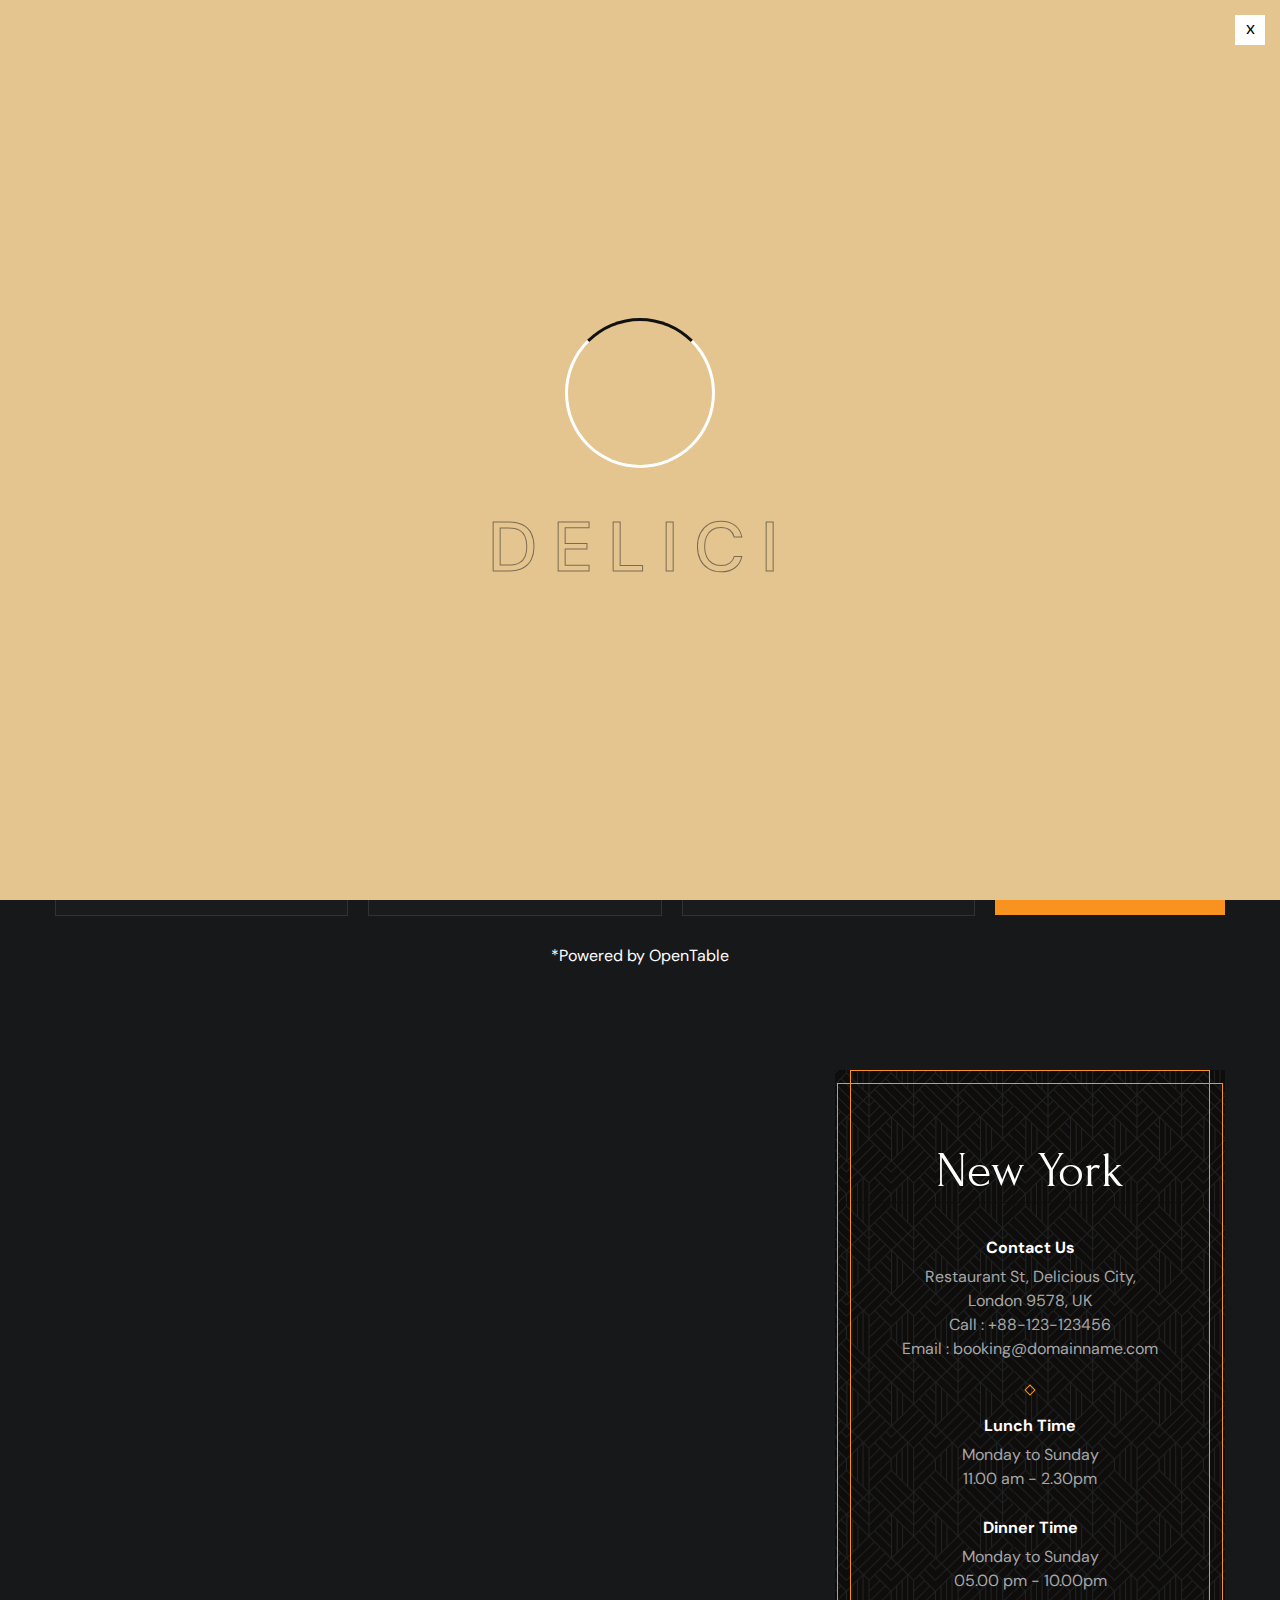
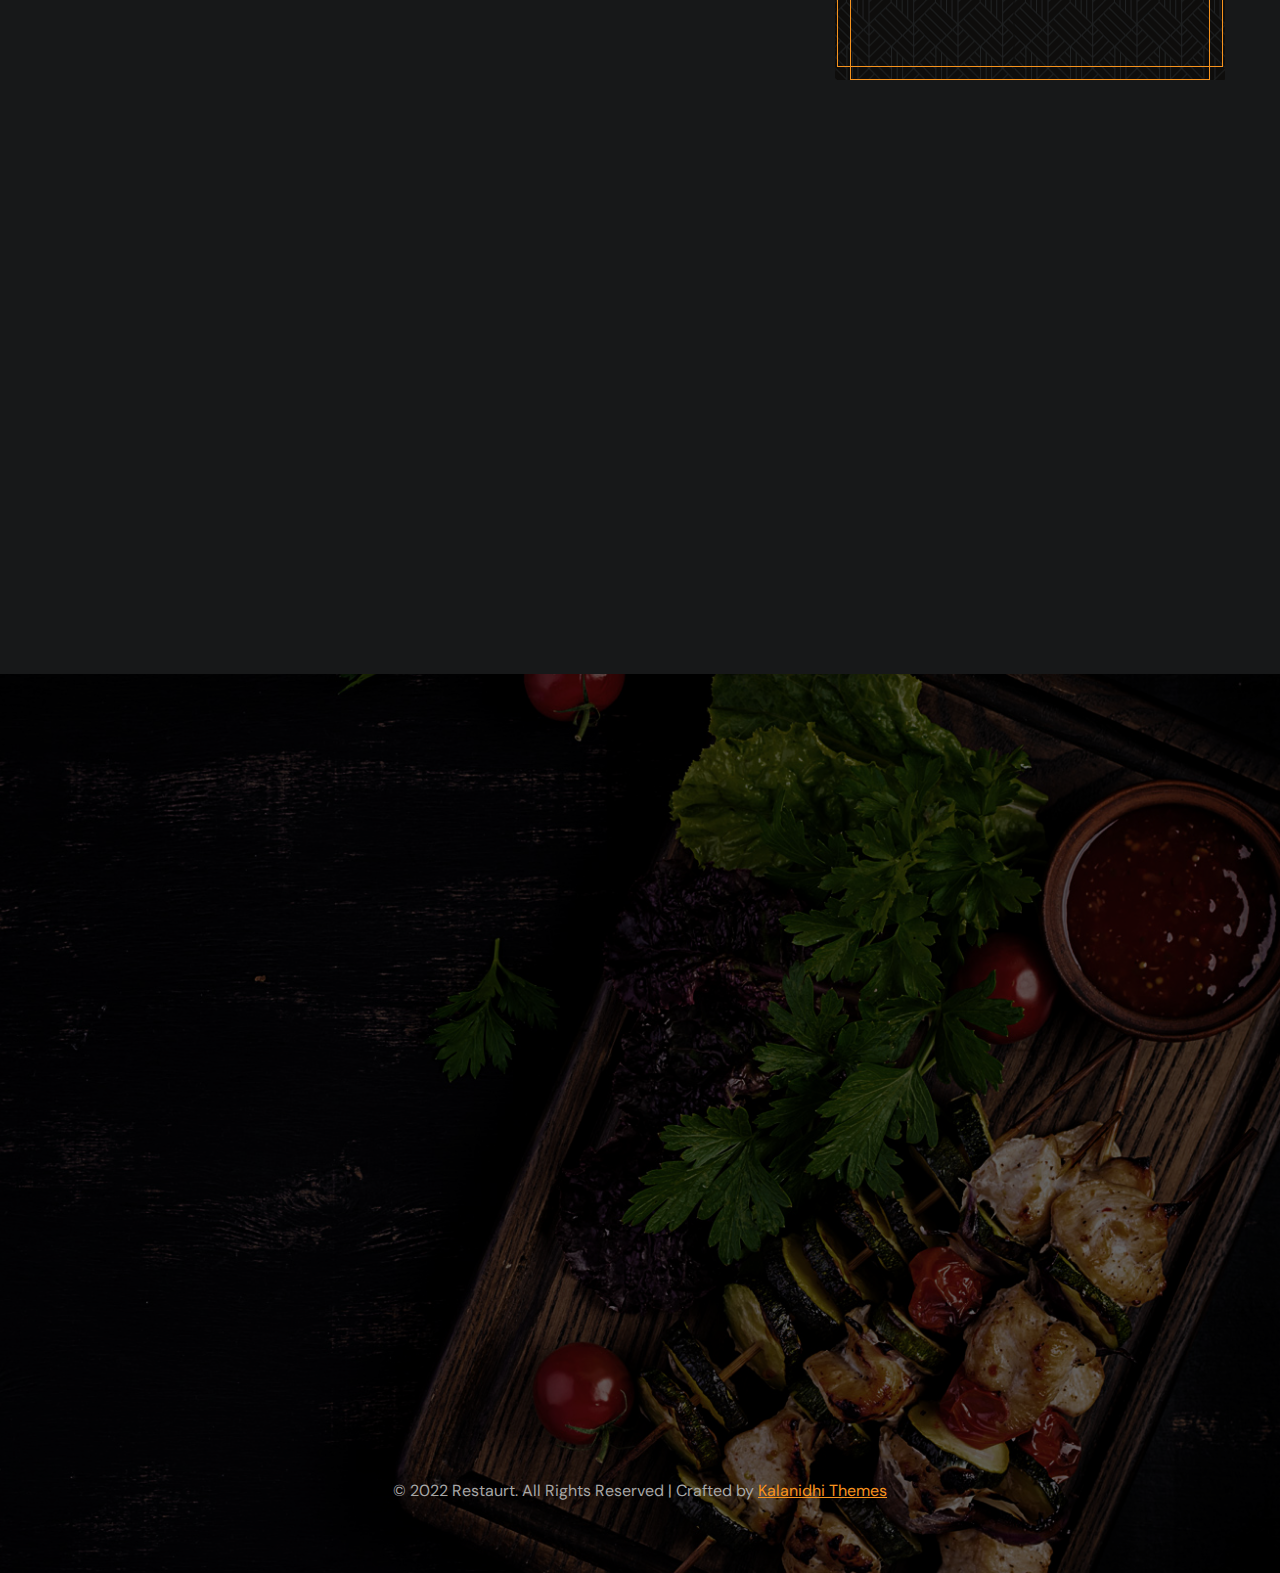
<file: reservation-opentable.html>
<!DOCTYPE html>
<html lang="en">
<head>
<meta charset="utf-8">
<title>Delici - Restaurants HTML Template - Menus List</title>
<!-- Stylesheets -->
<link href="css/bootstrap.css" rel="stylesheet">
<link href="css/style.css" rel="stylesheet">
<link rel="shortcut icon" href="images/favicon.png" type="image/x-icon">
<link rel="icon" href="images/favicon.png" type="image/x-icon">
<!-- Responsive -->
<meta http-equiv="X-UA-Compatible" content="IE=edge">
<meta name="viewport" content="width=device-width, initial-scale=1.0, maximum-scale=1.0, user-scalable=0">
<link href="css/responsive.css" rel="stylesheet">
<!--[if lt IE 9]><script src="https://cdnjs.cloudflare.com/ajax/libs/html5shiv/3.7.3/html5shiv.js"></script><![endif]--> 

</head>

<body>
  <div class="page-wrapper"> 
  
    <!-- Preloader -->
    <div class="loader-wrap">
        <div class="preloader">
            <div class="preloader-close">x</div>
            <div id="handle-preloader" class="handle-preloader">
                <div class="animation-preloader">
                    <div class="spinner"></div>
                    <div class="txt-loading">
                        <span data-text-preloader="D" class="letters-loading">
                            D
                        </span>
                        <span data-text-preloader="E" class="letters-loading">
                            E
                        </span>
                        <span data-text-preloader="L" class="letters-loading">
                            L
                        </span>
                        <span data-text-preloader="I" class="letters-loading">
                            I
                        </span>
                        <span data-text-preloader="C" class="letters-loading">
                            C
                        </span>
                        <span data-text-preloader="I" class="letters-loading">
                            I
                        </span>
                    </div>
                </div>  
            </div>
        </div>
    </div>
    <!-- Preloader End -->

    <!-- Main Header-->
    <header class="main-header">
        <div class="header-top">
            <div class="auto-container">
                <div class="inner clearfix">
                    <div class="top-left clearfix">
                        <ul class="top-info clearfix">
                            <li><i class="icon far fa-map-marker-alt"></i> Restaurant St, Delicious City, London 9578, UK</li>
                            <li><i class="icon far fa-clock"></i> Daily : 8.00 am to 10.00 pm</li>
                        </ul>
                    </div>
                    <div class="top-right clearfix">
                        <ul class="top-info clearfix">
                            <li><a href="tel:+11234567890"><i class="icon far fa-phone"></i> +1 123 456 7890</a></li>
                            <li><a href="mailto:booking@restaurant.com"><i class="icon far fa-envelope"></i> booking@restaurant.com</a></li>
                        </ul>
                    </div>
                </div>
            </div>
        </div>
        <!-- Header Upper -->
        <div class="header-upper">        
            <div class="auto-container">
                <!-- Main Box -->
                <div class="main-box clearfix">
                    <!--Logo-->
                    <div class="logo-box">
                         <div class="logo"><a href="index.html" title="Delici - Restaurants HTML Template"><img src="images/logo.png" alt="" title="Delici - Restaurants HTML Template"></a></div>
                    </div>

                    <div class="nav-box clearfix">
                        <!--Nav Outer-->
                        <div class="nav-outer clearfix">         
                            <nav class="main-menu">
                                <ul class="navigation clearfix">
                                    <li class=""><a href="index.html">Home</a>
                                    </li>
                                    <li class="current dropdown has-mega-menu"><a href="https://kalanidhithemes.com/live-preview/landing-page/delici/all-demo/Delici-Defoult/menu-list.html">Menus</a>
                                        <ul>
                                            <li>
                                                <div class="mega-menu">
                                                    <div class="menu-inner">
                                                        <div class="auto-container">
                                                            <div class="row clearfix">
                                                                <div class="menu-block col-lg-3 col-md-6 col-sm-6">
                                                                    <div class="image"><a href="menu-list-1.html"><img src="images/resource/menu-image-1.jpg" alt=""></a></div>
                                                                    <div class="title"><a href="menu-list-1.html">Menu list 1</a></div>
                                                                </div>
                                                                <div class="menu-block col-lg-3 col-md-6 col-sm-6">
                                                                    <div class="image"><a href="menu-list-2.html"><img src="images/resource/menu-image-2.jpg" alt=""></a></div>
                                                                    <div class="title"><a href="menu-list-2.html">Menu list 2</a></div>
                                                                </div>
                                                                <div class="menu-block col-lg-3 col-md-6 col-sm-6">
                                                                    <div class="image"><a href="menu-list-3.html"><img src="images/resource/menu-image-3.jpg" alt=""></a></div>
                                                                    <div class="title"><a href="menu-list-3.html">Menu list 3</a></div>
                                                                </div>
                                                                <div class="menu-block col-lg-3 col-md-6 col-sm-6">
                                                                    <div class="image"><a href="menu-list-4.html"><img src="images/resource/menu-image-4.jpg" alt=""></a></div>
                                                                    <div class="title"><a href="menu-list-4.html">Menu list 4</a></div>
                                                                </div>
                                                            </div>
                                                        </div>
                                                    </div>
                                                </div>
                                            </li>
                                        </ul>
                                    </li>
                                    <li><a href="about.html">About Us</a></li>
                                    <li><a href="our-chef.html">Our chefs</a></li>
                                    <li class="dropdown"><a href="reservation-opentable.html#">Pages</a>
                                        <ul>
                                            <li><a href="reservation-opentable.html#">Dropdown Menu 1</a></li>
                                            <li><a href="reservation-opentable.html#">Dropdown Menu 2</a></li>
                                            <li><a href="reservation-opentable.html#">Dropdown Menu 3</a></li>
                                            <li class="dropdown"><a href="reservation-opentable.html#">Dropdown Menu 4</a>
                                                <ul>
                                                    <li><a href="reservation-opentable.html#">Dropdown Menu level 2</a></li>
                                                    <li><a href="reservation-opentable.html#">Dropdown Menu level 2</a></li>
                                                    <li><a href="reservation-opentable.html#">Dropdown Menu Level 3</a></li>
                                                </ul>
                                            </li>
                                            <li><a href="reservation-opentable.html#">Dropdown Lorem 5</a></li>
                                        </ul>
                                    </li>
                                    <li><a href="contact-us.html">Contact</a></li>
                                </ul>
                            </nav>
                            <!-- Main Menu End-->
                        </div>
                        <!--Nav Outer End-->

                        <div class="links-box clearfix">
                            <div class="link link-btn">
                                <a href="reservation-opentable.html" class="theme-btn btn-style-one clearfix">
                                    <span class="btn-wrap">
                                        <span class="text-one">find a table</span>
                                        <span class="text-two">find a table</span>
                                    </span>
                                </a>
                            </div>
                            <div class="link info-toggler">
                                <button class="info-btn">
                                    <span class="hamburger">
                                        <span class="top-bun"></span>
                                        <span class="meat"></span>
                                        <span class="bottom-bun"></span>
                                    </span>
                                </button>
                            </div>
                        </div>

                        <!-- Hidden Nav Toggler -->
                        <div class="nav-toggler">
                            <button class="hidden-bar-opener">
                                <span class="hamburger">
                                    <span class="top-bun"></span>
                                    <span class="meat"></span>
                                    <span class="bottom-bun"></span>
                                </span>
                            </button>
                        </div>

                    </div>

                </div>
            </div>
        </div>
    </header>
    <!--End Main Header -->

    
    <!--Menu Backdrop-->
    <div class="menu-backdrop"></div>

    <!-- Hidden Navigation Bar -->
    <section class="hidden-bar">
        <!-- Hidden Bar Wrapper -->
        <div class="inner-box">
            <div class="cross-icon hidden-bar-closer"><span class="far fa-close"></span></div>
            <div class="logo-box"><a href="index.html" title="Delici - Restaurants HTML Template"><img src="images/resource/sidebar-logo.png" alt="" title="Delici - Restaurants HTML Template"></a></div>
            
            <!-- .Side-menu -->
            <div class="side-menu">
                 <ul class="navigation clearfix">
                    <li class=""><a href="index.html">Home</a>
                    </li>
                    <li class="current dropdown"><a href="https://kalanidhithemes.com/live-preview/landing-page/delici/all-demo/Delici-Defoult/menu-list.html">Menus</a>
                        <ul>
                            <li><a href="menu-list-1.html">Menu List 1</a></li>
                            <li><a href="menu-list-2.html">Menu List 2</a></li>
                            <li><a href="menu-list-3.html">Menu List 3</a></li>
                            <li><a href="menu-list-4.html">Menu List 4</a></li>
                        </ul>
                    </li>
                    <li><a href="about.html">About Us</a></li>
                    <li><a href="our-chef.html">Our chefs</a></li>
                    <li class="dropdown"><a href="reservation-opentable.html#">Pages</a>
                        <ul>
                            <li><a href="reservation-opentable.html#">Dropdown Menu 1</a></li>
                            <li><a href="reservation-opentable.html#">Dropdown Menu 2</a></li>
                            <li><a href="reservation-opentable.html#">Dropdown Menu 3</a></li>
                            <li class="dropdown"><a href="reservation-opentable.html#">Dropdown Menu 4</a>
                                <ul>
                                    <li><a href="reservation-opentable.html#">Dropdown Menu level 2</a></li>
                                    <li><a href="reservation-opentable.html#">Dropdown Menu level 2</a></li>
                                    <li><a href="reservation-opentable.html#">Dropdown Menu Level 3</a></li>
                                </ul>
                            </li>
                            <li><a href="reservation-opentable.html#">Dropdown Lorem 5</a></li>
                        </ul>
                    </li>
                    <li><a href="contact-us.html">Contact</a></li>
                </ul>
            </div><!-- /.Side-menu -->
            
            <h2>Visit Us</h2>
            <ul class="info">
                <li>Restaurant St, Delicious City, <br>London 9578, UK</li>
                <li>Open: 9.30 am - 2.30pm</li>
                <li><a href="mailto:booking@domainame.com">booking@domainame.com</a></li>
            </ul>
            <div class="separator"><span></span></div>
            <div class="booking-info">
                <div class="bk-title">Booking request</div>
                <div class="bk-no"><a href="tel:+88-123-123456">+88-123-123456</a></div>
            </div>
        
        </div><!-- / Hidden Bar Wrapper -->
    </section>
    <!-- / Hidden Bar -->

    <!--Info Back Drop-->
    <div class="info-back-drop"></div>
    
    <!-- Hidden Bar -->
    <section class="info-bar">
        <div class="inner-box">
            <div class="cross-icon"><span class="far fa-close"></span></div>
            <div class="logo-box"><a href="index.html" title="Delici - Restaurants HTML Template"><img src="images/resource/sidebar-logo.png" alt="" title="Delici - Restaurants HTML Template"></a></div>
            <div class="image-box"><img src="images/resource/sidebar-image.jpg" alt="" title=""></div>

            <h2>Visit Us</h2>
            <ul class="info">
                <li>Restaurant St, Delicious City, <br>London 9578, UK</li>
                <li>Open: 9.30 am - 2.30pm</li>
                <li><a href="mailto:booking@domainame.com">booking@domainame.com</a></li>
            </ul>
            <div class="separator"><span></span></div>
            <div class="booking-info">
                <div class="bk-title">Booking request</div>
                <div class="bk-no"><a href="tel:+88-123-123456">+88-123-123456</a></div>
            </div>
        </div>
    </section>
    <!--End Hidden Bar -->

    <!-- Inner Banner Section -->
    <section class="inner-banner">
        <div class="image-layer" style="background-image: url(images/background/banner-image-3.jpg);"></div>
        <div class="auto-container">
            <div class="inner">
                <div class="subtitle"><span>book your table</span></div>
                <div class="pattern-image"><img src="images/icons/separator.svg" alt="" title=""></div>
                <h1><span>Reservation</span></h1>
            </div>
        </div>
    </section>
    <!--End Banner Section -->

    <!--Online Reservation Section-->
    <section class="online-reservation inner-page">
        <div class="left-bg"><img src="images/background/bg-5.png" alt="" title=""></div>
        <div class="right-bg"><img src="images/background/bg-6.png" alt="" title=""></div>
        <div class="auto-container">
            <div class="title-box centered">
                <div class="subtitle"><span>Reservation</span></div>
                <div class="pattern-image"><img src="images/icons/separator.svg" alt="" title=""></div>
                <h2>Book A Table</h2>
                <div class="text desc">Restaurant will be open for all days, Sunday night will be closed, All booking payment is secured with credit card, no charges will be aplly for online booking. no refundable.</div>
                <div class="text request-info">Booking request <a href="reservation-opentable.html#">+88-123-123456</a> or fill out the order form</div>
            </div>
            <div class="default-form reservation-form">
                <form method="post" action="index.html">
                    <div class="row clearfix">
                        <div class="form-group col-lg-4 col-md-6 col-sm-12">
                            <div class="field-inner">
                                <span class="alt-icon far fa-user"></span>
                                <select class="l-icon">
                                    <option>1 Person</option>
                                    <option>2 Person</option>
                                    <option>3 Person</option>
                                    <option>4 Person</option>
                                    <option>5 Person</option>
                                    <option>6 Person</option>
                                    <option>7 Person</option>
                                </select>
                                <span class="arrow-icon far fa-angle-down"></span>
                            </div>
                        </div>
                        <div class="form-group col-lg-4 col-md-6 col-sm-12">
                            <div class="field-inner">
                                <span class="alt-icon far fa-calendar"></span>
                                <input class="l-icon datepicker" type="text" name="fieldname" value="" placeholder="DD-MM-YYYY" required readonly>
                                <span class="arrow-icon far fa-angle-down"></span>
                            </div>
                        </div>
                        <div class="form-group col-lg-4 col-md-12 col-sm-12">
                            <div class="field-inner">
                                <span class="alt-icon far fa-clock"></span>
                                <select class="l-icon">
                                    <option>08 : 00 am</option>
                                    <option>09 : 00 am</option>
                                    <option>10 : 00 am</option>
                                    <option>11 : 00 am</option>
                                    <option>12 : 00 pm</option>
                                    <option>01 : 00 pm</option>
                                    <option>02 : 00 pm</option>
                                    <option>03 : 00 pm</option>
                                    <option>04 : 00 pm</option>
                                    <option>05 : 00 pm</option>
                                    <option>06 : 00 pm</option>
                                    <option>07 : 00 pm</option>
                                    <option>08 : 00 pm</option>
                                    <option>09 : 00 pm</option>
                                    <option>10 : 00 pm</option>
                                </select>
                                <span class="arrow-icon far fa-angle-down"></span>
                            </div>
                        </div>
                    </div>
                    <button type="submit" class="theme-btn btn-style-one clearfix">
                        <span class="btn-wrap">
                            <span class="text-one">book a table</span>
                            <span class="text-two">book a table</span>
                        </span>
                    </button>
                </form>
                <div class="powered-by">*Powered by OpenTable</div>
            </div>
        </div>

        <!--map Section-->
        <div class="map-location-section">
            <div class="auto-container">
                <div class="outer-box">
                    <div class="row clearfix">
                        <div class="reserv-col col-lg-8 col-md-12 col-sm-12">
                            <div class="inner">
                                <iframe src="https://www.google.com/maps/embed?pb=!1m18!1m12!1m3!1d81392.11276571127!2d-74.03116502768826!3d40.70144849986174!2m3!1f0!2f0!3f0!3m2!1i1024!2i768!4f13.1!3m3!1m2!1s0x89c24fa5d33f083b%3A0xc80b8f06e177fe62!2sNew%20York%2C%20NY%2C%20USA!5e0!3m2!1sen!2sin!4v1667928043843!5m2!1sen!2sin" width="100%" height="600" style="border:0;" allowfullscreen="" loading="lazy" referrerpolicy="no-referrer-when-downgrade"></iframe>
                            </div>
                        </div>
                        <div class="info-col col-lg-4 col-md-12 col-sm-12">
                            <div class="inner">
                                <div class="title">
                                    <h2>New York</h2>
                                </div>
                                <div class="data">
                                    <ul class="info">
                                        <li><strong>Contact Us</strong><br>Restaurant St, Delicious City,<br> London 9578, UK <br> Call : +88-123-123456 <br> Email : booking@domainname.com </li>
                                        <div class="separator"><span></span></div>
                                        <li><strong>Lunch Time</strong><br>Monday to Sunday <br>11.00 am - 2.30pm</li>
                                        <li><strong>Dinner Time</strong><br>Monday to Sunday <br>05.00 pm - 10.00pm</li>
                                    </ul>
                                </div>
                            </div>
                        </div>
                    </div>

                </div>
            </div>
        </div>


        <!--location Section-->
        <div class="location-center">
            <div class="auto-container">
                <div class="row clearfix">
                    <!--Block-->
                    <div class="location-block col-xl-3 col-lg-6 col-md-6 col-sm-12">
                        <div class="inner-box wow fadeInUp" data-wow-duration="1500ms" data-wow-delay="300ms">
                            <div class="icon-box"><img src="images/resource/ny.png" alt=""></div>
                            <h4>New York</h4>
                            <div class="text">Restaurant St, Delicious City, NY. <br> +88-123-123456<br>booking@domainname.com</div>
                            <div class="more-link"><a href="reservation-opentable.html#">get direction</a></div>
                        </div>
                    </div>

                    <!--Block-->
                    <div class="location-block col-xl-3 col-lg-6 col-md-6 col-sm-12">
                        <div class="inner-box wow fadeInUp" data-wow-duration="1500ms" data-wow-delay="300ms">
                            <div class="icon-box"><img src="images/resource/dubai.png" alt=""></div>
                            <h4>Dubai</h4>
                            <div class="text">520, Delicious City, Revenu Db.<br>+88-123-123456<br>booking@domainname.com</div>
                            <div class="more-link"><a href="reservation-opentable.html#">get direction</a></div>
                        </div>
                    </div>

                    <!--Block-->
                    <div class="location-block col-xl-3 col-lg-6 col-md-6 col-sm-12">
                        <div class="inner-box wow fadeInUp" data-wow-duration="1500ms" data-wow-delay="600ms">
                            <div class="icon-box"><img src="images/resource/paris.png" alt=""></div>
                            <h4>Paris</h4>
                            <div class="text">589, Delicious Avenue PS.<br>+88-123-123456 <br> booking@domainname.com</div>
                            <div class="more-link"><a href="reservation-opentable.html#">get direction</a></div>
                        </div>
                    </div>

                    <!--Block-->
                    <div class="location-block col-xl-3 col-lg-6 col-md-6 col-sm-12">
                        <div class="inner-box wow fadeInUp" data-wow-duration="1500ms" data-wow-delay="900ms">
                            <div class="icon-box"><img src="images/resource/toronto.png" alt=""></div>
                            <h4>Toronto</h4>
                            <div class="text">Restaurant St, Delicious City, CA <br> +88-123-123456 <br> booking@domainname.com</div>
                            <div class="more-link"><a href="reservation-opentable.html#">get direction</a></div>
                        </div>
                    </div>

                </div>
            </div>
        </div>

    </section>

    


    <!--Main Footer-->
    <footer class="main-footer">
        <div class="image-layer" style="background-image: url(images/background/image-4.jpg);"></div>
        <div class="upper-section">
            <div class="auto-container">
                <div class="row clearfix">
                    <!--Footer Col-->
                    <div class="footer-col info-col col-lg-6 col-md-12 col-sm-12">
                        <div class="inner wow fadeInUp" data-wow-delay="0ms" data-wow-duration="1500ms">
                            <div class="content">
                                <div class="logo"><a href="index.html" title="Delici - Restaurants HTML Template"><img src="images/logo.png" alt="" title="Delici - Restaurants HTML Template"></a></div>
                                <div class="info">
                                    <ul>
                                        <li>Restaurant St, Delicious City, London 9578, UK</li>
                                        <li><a href="mailto:booking@domainname.com">booking@domainname.com</a></li>
                                        <li><a href="tel:+88-123-123456">Booking Request : +88-123-123456</a></li>
                                        <li>Open : 09:00 am - 01:00 pm</li>
                                    </ul>
                                </div>
                                <div class="separator"><span></span><span></span><span></span></div>
                                <div class="newsletter">
                                    <h3>Get News & Offers</h3>
                                    <div class="text">Subscribe us & Get <span>25% Off.</span></div>
                                    <div class="newsletter-form">
                                        <form method="post" action="index.html">
                                            <div class="form-group">
                                                <span class="alt-icon far fa-envelope"></span>
                                                <input type="email" name="email" value="" placeholder="Your email" required>
                                                <button type="submit" class="theme-btn btn-style-one clearfix">
                                                    <span class="btn-wrap">
                                                        <span class="text-one">subscribe</span>
                                                        <span class="text-two">subscribe</span>
                                                    </span>
                                                </button>
                                            </div>
                                        </form>
                                    </div>
                                </div>
                            </div>
                        </div>
                    </div>
                    <!--Footer Col-->
                    <div class="footer-col links-col col-lg-3 col-md-6 col-sm-12">
                        <div class="inner wow fadeInLeft" data-wow-delay="0ms" data-wow-duration="1500ms">
                            <ul class="links">
                                <li><a href="https://kalanidhithemes.com/live-preview/landing-page/delici/all-demo/Delici-Defoult/home.html">Home</a></li>
                                <li><a href="menu-list-1.html">Menus</a></li>
                                <li><a href="about.html">About us</a></li>
                                <li><a href="our-chef.html">Our chefs</a></li>
                                <li><a href="contact-us.html">Contact</a></li>
                            </ul>
                        </div>
                    </div>
                    <!--Footer Col-->
                    <div class="footer-col links-col last col-lg-3 col-md-6 col-sm-12">
                        <div class="inner wow fadeInRight" data-wow-delay="0ms" data-wow-duration="1500ms">
                            <ul class="links">
                                <li><a href="reservation-opentable.html#">facebook</a></li>
                                <li><a href="reservation-opentable.html#">instagram</a></li>
                                <li><a href="reservation-opentable.html#">Twitter</a></li>
                                <li><a href="reservation-opentable.html#">Youtube</a></li>
                                <li><a href="reservation-opentable.html#">Google map</a></li>
                            </ul>
                        </div>
                    </div>
                </div>
            </div>
        </div>
        <div class="footer-bottom">
            <div class="auto-container">
                <div class="copyright">&copy; 2022 Restaurt. All Rights Reserved   |    Crafted by <a href="https://themeforest.net/user/kalanidhithemes" target="blank">Kalanidhi Themes</a></div>
            </div>
        </div>
    </footer>

</div>
<!--End pagewrapper--> 

<!--Scroll to top-->
<div class="scroll-to-top scroll-to-target" data-target="html"><span class="icon fa fa-angle-up"></span></div>

<script src="js/jquery.js"></script>
<script src="js/popper.min.js"></script>
<script src="js/bootstrap.min.js"></script>
<script src="js/jquery-ui.js"></script>
<script src="js/jquery.fancybox.js"></script>
<script src="js/swiper.js"></script>
<script src="js/owl.js"></script>
<script src="js/appear.js"></script>
<script src="js/wow.js"></script>
<script src="js/custom-script.js"></script>
</body>
</html>
</file>
<file: css/style.css>
/* Delici - Restaurants HTML Template */

/*** 

====================================================================
      Fonts
====================================================================

 ***/


@import url('global.css');
@import url('swiper.css');
@import url('owl.css');
@import url('preloader.css');
@import url('font-awesome.css');
@import url('simple-line-icons.css');
@import url('animate.css');
@import url('jquery-ui.css');
@import url('jquery.fancybox.min.css');
@import url('custom-animate.css');


/*** 

====================================================================

  Main Header style

====================================================================

***/

.main-header{
  position: fixed;
  left: 0;
  top: 0;
  width: 100%;
  padding: var(--padding-zero);
  background: none;
  min-height: 0;
  z-index: 999;
  transition: all 300ms ease;
  -moz-transition: all 300ms ease;
  -webkit-transition: all 300ms ease;
  -ms-transition: all 300ms ease;
  -o-transition: all 300ms ease;
}

.fixed-header.header-down{
  top: -51px;
}

.fixed-header.header-up{
  top: -175px;
}

.main-header .auto-container{
  max-width: 1780px;
  padding: 0 20px;
}

.header-top{
  position: relative;
  padding-top: var(--padding-top-10);
  padding-bottom: var(--padding-bottom-10);
  background: none;
  color: #ffffff;
  border-bottom: 1px solid var(--white-color-opacity-four);
}

.header-top .top-left{
  position: relative;
  float: left;
  line-height: 30px;
}

.header-top .top-info{
  position: relative;
}

.header-top .top-info li{
  position: relative;
  float: left;
  margin-right: 70px;
  line-height: 30px;
  color: #ffffff;
  font-size: 14px;
  font-weight: 400;
}

.header-top .top-info li:last-child{
  margin-right: 0;
}

.header-top .top-info li .icon{
  position: relative;
  padding-right: var(--padding-right-5);
}

.header-top .top-info li:after{
  content: '';
  position: absolute;
  left: 100%;
  margin-left: var(--margin-left-30);
  top: 50%;
  margin-top: -4px;
  height: 8px;
  width: 8px;
  border: 1px solid var(--main-color);
  -ms-transform: rotate(45deg);
  transform: rotate(45deg);
}

.header-top .top-info li:last-child:after{
  display: none;
}

.header-top .top-info li a{
  position: relative;
  display: block;
  line-height: 30px;
  color: #ffffff;
  transition: all 300ms ease;
  -moz-transition: all 300ms ease;
  -webkit-transition: all 300ms ease;
  -ms-transition: all 300ms ease;
  -o-transition: all 300ms ease;
}

.header-top .top-info li a:hover{
  color: var(--main-color);
}

.header-top .top-right{
  position: relative;
  float: right;
  line-height: 30px;
}

.main-header .header-upper{
  position: relative;
  left: 0;
  top: 0;
  width: 100%;
  background: none;
  padding: 0 0;
  border-bottom: 1px solid rgba(0,0,0,0.0);
  transition: all 300ms ease;
  -moz-transition: all 300ms ease;
  -webkit-transition: all 300ms ease;
  -ms-transition: all 300ms ease;
  -o-transition: all 300ms ease;
}

.fixed-header .header-upper{
  position: relative;
  /*top: 0;*/
  background: #202020;
  border-bottom-color: rgba(0,0,0,0.15);
}

.header-two.fixed-header .header-upper{
  background: #ffffff;
}

.main-header ul, .main-header ul li {
  list-style: none;
  margin: 0;
  padding: 0;
}

.main-header .main-box{
  position: relative;
  padding: 0px;
}

.main-header .main-box .logo-box{
  position: relative;
  display: block;
  float: left;
  padding: 40px 0px;
  transition: all 300ms ease;
  -moz-transition: all 300ms ease;
  -webkit-transition: all 300ms ease;
  -ms-transition: all 300ms ease;
  -o-transition: all 300ms ease;
  z-index: 5;
}

.fixed-header .main-box .logo-box{
  padding:20px 0px;
}

.fixed-header .main-menu .navigation > li{
  padding:10px 0px;
}

.main-header.fixed-header .main-menu .navigation > li > ul{
  top:134%;
}

.main-header.fixed-header .header-upper .links-box{
  padding:15px 0px;
}

.main-header .main-box .logo-box .logo{
    position: relative;
    display: block;
}

.main-header .main-box .logo-box .logo img{
  position: relative;
  display: block;
  height: 50px;
  z-index: 1;
}

.main-header .nav-box{
  position: static;
  float: right;
}

.main-header .header-upper .links-box{
  position: relative;
  float: left;
  padding-top: var(--padding-top-38);
  padding-bottom: var(--padding-bottom-38);
  margin-left: var(--margin-left-150);
}

.main-header .header-upper .links-box .link{
  position: relative;
  float: left;
  margin-left: var(--margin-left-50);
}

.main-header .header-upper .links-box .link:first-child{
  margin-left: 0;
}

.main-header .info-btn{
    position: relative;
    cursor: pointer;
    background: none;
    font-size: var(--font-16);
    color: var(--white-color);
    padding-top: var(--padding-top-15);
    line-height: 34px;
}

.main-header .info-btn img{
  height: 20px;
}

.main-header .nav-toggler{
  position: relative;
  float: left;
  left: 0;
  top: 0;
  padding: 0;
  margin-top: var(--margin-top-40);
  margin-left: var(--margin-left-20);
  display: none;
}

.fixed-header .nav-toggler{
  margin-top: var(--margin-top-18);
}

.main-header .nav-toggler button {
  position: relative;
  width: 30px;
  height: 40px;
  line-height: 40px;
  background: none;
  color: #e1e1e1;
  font-size: var(--font-16);
  margin: 0px;
  border-radius: 0px;
  outline: none !important;
}

.main-header .nav-toggler button img{
  position: relative;
  display: inline-block;
  vertical-align: middle;
}

.main-header .nav-outer{
  position: static;
  float: left;
}

.main-menu{
  position:static;
  display: block;
  padding: 0px 0px;
}

.main-menu .navbar-collapse{
  padding:0px;
  margin:0px;
  border:none;
  box-shadow:none;
}

.main-menu .navigation{
  position:static;
  z-index: 1;
}

.main-menu .navigation > li{
  position:static;
  display: block;
  float: left;
  padding:30px 0px;
  margin-left: var(--margin-left-50);
  -webkit-transition:all 300ms ease;
  -moz-transition:all 300ms ease;
  -ms-transition:all 300ms ease;
  -o-transition:all 300ms ease;
  transition:all 300ms ease;
}

.main-menu .navigation > li > a{
  position:relative;
  display:block;
  font-size: var(--font-12);
  color: var(--white-color);
  padding-top: var(--padding-top-20);
  padding-bottom: var(--padding-bottom-20);
  font-weight:700;
  line-height:30px;
  letter-spacing: 0.15em;
  text-transform: uppercase;
  opacity:1;
  -webkit-transition:all 300ms ease;
  -moz-transition:all 300ms ease;
  -ms-transition:all 300ms ease;
  -o-transition:all 300ms ease;
  transition:all 300ms ease;
}

.main-menu .navigation > li.dropdown{
  position: relative;
}

.main-menu .navigation > li.dropdown.has-mega-menu{
  position: static;
}

.main-menu .navigation > li.dropdown > a{
  padding-right: var(--padding-right-20);
}

.main-menu .navigation > li.dropdown > a:after{
  font-family: 'Font Awesome 6 Pro';
  content: "\f107";
  position:absolute;
  right: 0px;
  top: 18px;
  display:block;
  line-height:30px;
  font-size: var(--font-12);
  font-weight:400;
  z-index:5;
}

.main-menu .navigation > li > a:before{
  content: "";
  position:absolute;
  left: 0;
  right: 0;
  bottom: 15px;
  display:block;
  height: 5px;
  border-top: 1px solid var(--main-color);
  border-bottom: 1px solid var(--main-color);
  -ms-transform: scaleX(0);
  transform: scaleX(0);
  -webkit-transition:all 300ms ease;
  -moz-transition:all 300ms ease;
  -ms-transition:all 300ms ease;
  -o-transition:all 300ms ease;
  transition:all 300ms ease;
}

.main-menu .navigation > li.dropdown > a:before{
  right: 20px;
}

.main-menu .navigation > li:hover > a:before,
.main-menu .navigation > li.current > a:before,
.main-menu .navigation > li.current-menu-item > a:before{
  -ms-transform: scale(1);
  transform: scale(1);
  opacity: 1;
  visibility: visible;
}

.main-menu .navigation > li:hover > a,
.main-menu .navigation > li.current > a,
.main-menu .navigation > li.current-menu-item > a{
  color: var(--main-color);
  text-decoration: none;
  opacity:1;
}

.main-menu .navigation > li > ul{
  position:absolute;
  left:-35px;
  top:100%;
  width:280px;
  padding-top: var(--padding-top-30);
  padding-bottom: var(--padding-bottom-30);
  z-index:100;
  opacity: 1;
  text-align:left;
  background: var(--color-two);
  border: none;
  border-radius:0;
  -webkit-box-shadow:2px 2px 10px 1px rgba(0,0,0,0.03),-2px 0px 10px 1px rgba(0,0,0,0.03);
  -ms-box-shadow:2px 2px 10px 1px rgba(0,0,0,0.03),-2px 0px 10px 1px rgba(0,0,0,0.03);
  -o-box-shadow:2px 2px 10px 1px rgba(0,0,0,0.03),-2px 0px 10px 1px rgba(0,0,0,0.03);
  -moz-box-shadow:2px 2px 10px 1px rgba(0,0,0,0.03),-2px 0px 10px 1px rgba(0,0,0,0.03);
  box-shadow:2px 2px 10px 1px rgba(0,0,0,0.03),-2px 0px 10px 1px rgba(0,0,0,0.03);
  -webkit-transform: translateY(20px);
  -ms-transform: translateY(20px);
  transform: translateY(20px);
  -moz-transition:all 100ms ease;
  -webkit-transition:all 100ms ease;
  -ms-transition:all 100ms ease;
  -o-transition:all 100ms ease;
  transition:all 100ms ease;
}

.main-menu .navigation > li.dropdown.has-mega-menu > ul{
  left: 0;
  width: 100%;
  padding-top: var(--padding-top-55);
  padding-bottom: var(--padding-bottom-20);
}

.main-menu .navigation > li.dropdown.has-mega-menu > ul .auto-container{
  max-width: 1200px;
}

.main-menu .navigation > li .mega-menu{
  position: relative;
}

.main-menu .navigation > li.dropdown.has-mega-menu > ul:before{
  content: '';
  position: absolute;
  top: 0;
  right: 100%;
  width: 2000px;
  height: 100%;
  background: var(--color-two);
}

.main-menu .navigation > li.dropdown.has-mega-menu > ul:after{
  content: '';
  position: absolute;
  top: 0;
  left: 100%;
  width: 2000px;
  height: 100%;
  background: var(--color-two);
}

.main-menu .navigation > li .mega-menu .menu-inner{
  position: relative;
}

.main-menu .navigation > li .mega-menu .row{
  margin: 0 -25px;
}

.main-menu .navigation > li .mega-menu .menu-block{
  position: relative;
  padding: 0 25px;
  margin-bottom: var(--margin-bottom-30);
  text-align: center;
}

.main-menu .navigation > li .mega-menu .menu-block .image{
  position: relative;
  display: block;
  width: 100%;
  border: 1px solid transparent;
  margin-bottom: var(--margin-bottom-15);
  overflow: hidden;
  -webkit-transition:all 300ms ease;
  -moz-transition:all 300ms ease;
  -ms-transition:all 300ms ease;
  -o-transition:all 300ms ease;
  transition:all 300ms ease;
}

.main-menu .navigation > li .mega-menu .menu-block:hover .image{
  border-color: var(--main-color);
}

.main-menu .navigation > li .mega-menu .menu-block .image img{
  display: block;
  width: 100%;
  -webkit-transition:all 300ms ease;
  -moz-transition:all 300ms ease;
  -ms-transition:all 300ms ease;
  -o-transition:all 300ms ease;
  transition:all 300ms ease;
}

.main-menu .navigation > li .mega-menu .menu-block:hover .image img{
  transform: scale(1.05);
}

.main-menu .navigation > li .mega-menu .menu-block .title{
  position: relative;
  display: block;
  font-size: var(--font-13);
  font-weight: 700;
  letter-spacing: 0.15em;
  text-transform: uppercase;
}

.main-menu .navigation > li .mega-menu .menu-block .title a{
  position: relative;
  color: var(--white-color);
  -webkit-transition:all 300ms ease;
  -moz-transition:all 300ms ease;
  -ms-transition:all 300ms ease;
  -o-transition:all 300ms ease;
  transition:all 300ms ease;
}

.main-menu .navigation > li .mega-menu .menu-block:hover .title a{
  color: var(--main-color);
}

.main-menu .navigation > li > ul > li{
  position:relative;
  margin-bottom: var(--margin-bottom-10);
}

.main-menu .navigation > li > ul > li:last-child{
  margin-bottom: 0;
}

.main-menu .navigation > li > ul > li > a{
  position:relative;
  display:block;
  padding-left: var(--padding-left-35);
  padding-right: var(--padding-right-35);
  font-size: var(--font-15);
  line-height:30px;
  font-weight: 400;
  color: var(--white-color);
  text-transform: capitalize;
  -moz-transition:all 300ms ease;
  -webkit-transition:all 300ms ease;
  -ms-transition:all 300ms ease;
  -o-transition:all 300ms ease;
  transition:all 300ms ease;
}

.main-menu .navigation > li > ul > li.dropdown > a:after{
  font-family: 'Font Awesome 6 Pro';
  content: "\f105";
  position:absolute;
  right: 30px;
  top: 0px;
  display:block;
  line-height:30px;
  font-size: var(--font-12);
  font-weight:400;
  z-index:5;
}

.main-menu .navigation > li > ul > li > a:before{
  content: '';
  position: absolute;
  left: 35px;
  top: 50%;
  margin-top: -4px;
  height: 8px;
  width: 8px;
  border: 1px solid var(--main-color);
  opacity: 0;
  visibility: hidden;
  -ms-transform: rotate(45deg);
  transform: rotate(45deg);
  -moz-transition:all 300ms ease;
  -webkit-transition:all 300ms ease;
  -ms-transition:all 300ms ease;
  -o-transition:all 300ms ease;
  transition:all 300ms ease;
}

.main-menu .navigation > li > ul > li:hover > a:before,
.main-menu .navigation > li > ul > li.current > a:before{
  opacity: 1;
  visibility: visible;
}

.main-menu .navigation > li > ul > li:hover > a,
.main-menu .navigation > li > ul > li.current > a{
  color: var(--main-color);
  padding-left: 55px;
}


.main-menu .navigation > li.dropdown:hover > ul{
  visibility:visible;
  opacity:1;
  -webkit-transform: translateY(-30px);
  -ms-transform: translateY(-30px);
  transform: translateY(-30px);
  -moz-transition:all 500ms ease;
  -webkit-transition:all 500ms ease;
  -ms-transition:all 500ms ease;
  -o-transition:all 500ms ease;
  transition:all 500ms ease;
}

.main-menu .navigation > li > ul > li > ul{
  position:absolute;
  left: 100%;
  top: 0;
  margin-left: 2px;
  width:280px;
  padding-top: var(--padding-top-30);
  padding-bottom: var(--padding-bottom-30);
  z-index:100;
  opacity: 1;
  text-align:left;
  background: var(--color-two);
  border: none;
  border-radius:0;
  -webkit-box-shadow:2px 2px 10px 1px rgba(0,0,0,0.03),-2px 0px 10px 1px rgba(0,0,0,0.03);
  -ms-box-shadow:2px 2px 10px 1px rgba(0,0,0,0.03),-2px 0px 10px 1px rgba(0,0,0,0.03);
  -o-box-shadow:2px 2px 10px 1px rgba(0,0,0,0.03),-2px 0px 10px 1px rgba(0,0,0,0.03);
  -moz-box-shadow:2px 2px 10px 1px rgba(0,0,0,0.03),-2px 0px 10px 1px rgba(0,0,0,0.03);
  box-shadow:2px 2px 10px 1px rgba(0,0,0,0.03),-2px 0px 10px 1px rgba(0,0,0,0.03);
  -webkit-transform: translateY(20px);
  -ms-transform: translateY(20px);
  transform: translateY(20px);
  -moz-transition:all 100ms ease;
  -webkit-transition:all 100ms ease;
  -ms-transition:all 100ms ease;
  -o-transition:all 100ms ease;
  transition:all 100ms ease;
}

.main-menu .navigation > li > ul > li > ul:before{
  content: '';
  position: absolute;
  left: -2px;
  top: 0;
  width: 2px;
  height: 100%;
}

.main-menu .navigation > li > ul > li > ul > li{
  position:relative;
  margin-bottom: var(--margin-bottom-10);
}

.main-menu .navigation > li > ul > li > ul > li:last-child{
  margin-bottom: 0;
}

.main-menu .navigation > li > ul > li > ul > li > a{
  position:relative;
  display:block;
  padding-left: var(--padding-left-35);
  padding-right: var(--padding-right-35);
  font-size: var(--font-15);
  line-height:30px;
  font-weight: 400;
  color: var(--white-color);
  text-transform: capitalize;
  -moz-transition:all 300ms ease;
  -webkit-transition:all 300ms ease;
  -ms-transition:all 300ms ease;
  -o-transition:all 300ms ease;
  transition:all 300ms ease;
}

.main-menu .navigation > li > ul > li > ul > li > a:before{
  content: '';
  position: absolute;
  left: 35px;
  top: 50%;
  margin-top: -4px;
  height: 8px;
  width: 8px;
  border: 1px solid var(--main-color);
  opacity: 0;
  visibility: hidden;
  -ms-transform: rotate(45deg);
  transform: rotate(45deg);
  -moz-transition:all 300ms ease;
  -webkit-transition:all 300ms ease;
  -ms-transition:all 300ms ease;
  -o-transition:all 300ms ease;
  transition:all 300ms ease;
}

.main-menu .navigation > li > ul > li > ul > li:hover > a:before,
.main-menu .navigation > li > ul > li > ul > li.current > a:before{
  opacity: 1;
  visibility: visible;
}

.main-menu .navigation > li > ul > li > ul > li.dropdown > a:after{
  font-family: 'Font Awesome 6 Pro';
  content: "\f105";
  position:absolute;
  right: 30px;
  top: 0px;
  display:block;
  line-height:30px;
  font-size: var(--font-12);
  font-weight:400;
  z-index:5;
}

.main-menu .navigation > li > ul > li > ul > li:hover > a,
.main-menu .navigation > li > ul > li > ul > li.current > a{
  color: var(--main-color);
  padding-left: 55px;
}

.main-menu .navigation > li > ul > li.dropdown:hover > ul{
  visibility:visible;
  opacity:1;  
  top: 0;
  -webkit-transform: translateY(-30px);
  -ms-transform: translateY(-30px);
  transform: translateY(-30px);
  -moz-transition:all 500ms ease;
  -webkit-transition:all 500ms ease;
  -ms-transition:all 500ms ease;
  -o-transition:all 500ms ease;
  transition:all 500ms ease;
}

/*** 

====================================================================
  Hidden Sidebar style
====================================================================

***/

body.visible-sidebar{
  overflow-y: hidden;
}

.menu-backdrop{
    position: fixed;
    right: 0;
    top: 0;
    width: 100%;
    height: 100%;
    z-index: 9990;
    background: var(--black-color-opacity);
    cursor: pointer;
    opacity:0;
    visibility:hidden;
    transition: all 300ms ease;
    -moz-transition: all 300ms ease;
    -webkit-transition: all 300ms ease;
    -ms-transition: all 300ms ease;
    -o-transition: all 300ms ease;
}

.visible-sidebar .menu-backdrop {
    opacity: 1;
    visibility: visible;
}

.hidden-bar{
  position: fixed;
  top: 0;
  left: 0;
  bottom: 0;
  width: 100%;
  max-width: 360px;
  background: var(--color-two);
  height: 100%;
  overflow-y: auto;
  z-index: 9999;
  visibility: hidden;
  -ms-transform: translateX(-400px);
  transform: translateX(-400px);
  transition: all 500ms ease-in;
  -webkit-transition: all 500ms ease-in-out;
  -ms-transition: all 500ms ease-in-out;
  -o-transition: all 500ms ease-in-out;
  -moz-transition: all 500ms ease-in-out;
}

.hidden-bar.visible-sidebar{
  opacity: 1;
  visibility: visible;
  -ms-transform: translateX(0px);
  transform: translateX(0px); 
}

.hidden-bar ol,
.hidden-bar ol li,
.hidden-bar ul,
.hidden-bar ul li{
  list-style-type:none;
  margin:0px;
}

.hidden-bar .inner-box{
  position:relative;
  background-color: var(--color-two);
  padding-top: var(--padding-top-75);
  padding-bottom: var(--padding-bottom-50);
}

.hidden-bar .inner-box .cross-icon{
  position:absolute;
  right:30px;
  top:30px;
  cursor:pointer;
  color: var(--white-color);
  font-size: var(--font-14);
  width: 26px;
  height: 26px;
  line-height: 24px;
  text-align: center;
  border: 1px solid var(--white-color);
  border-radius: 50%;
}

.hidden-bar .inner-box .cross-icon:hover{
  color: var(--main-color);
  border-color: var(--main-color);
}

.hidden-bar .inner-box .logo-box{
  position:relative;
  line-height: 50px;
  margin-bottom: var(--margin-bottom-60);
  padding-left: var(--padding-left-30);
  padding-right: var(--padding-right-30);
  text-align: center;
}

.hidden-bar .inner-box .logo-box img{
  position:relative;
  max-height: 50px;
}

.hidden-bar h2{
  position: relative;
  font-size: var(--font-50);
  text-transform: capitalize;
  margin-bottom: var(--margin-bottom-15);
  text-align: center;
}

.hidden-bar .info{
  position: relative;
  text-align: center;
  padding-left: var(--padding-left-20);
  padding-right: var(--padding-right-20);
}

.hidden-bar .info li{
  position: relative;
  line-height: 1.6em;
  color: var(--color-one);
  margin-bottom: var(--margin-bottom-10);
}

.hidden-bar .info li:last-child{
  margin-bottom: 0;
}

.hidden-bar .info li a{
  color: var(--color-one);
}

.hidden-bar .info li a:hover{
  color: var(--main-color);
}

.hidden-bar .separator{
  position: relative;
  margin-top: var(--margin-top-30);
  margin-bottom: var(--margin-bottom-30);
}

.hidden-bar .separator span{
  position: relative;
  display: block;
  height: 8px;
  width: 8px;
  border: 1px solid var(--main-color);
  margin: 0 auto;
  -ms-transform: rotate(45deg);
  transform: rotate(45deg);
}

.hidden-bar .booking-info{
  position: relative;
  text-align: center;
  padding-left: var(--padding-left-20);
  padding-right: var(--padding-right-20);
}

.hidden-bar .booking-info .bk-title{
  position: relative;
  font-weight: 700;
  text-transform: capitalize;
  margin-bottom: 5px;
}

.hidden-bar .booking-info .bk-no{
  position: relative;
  font-size: var(--font-30);
  color: var(--main-color);
  line-height: 1em;
}

.hidden-bar .booking-info .bk-no a{
  position: relative;
  display: inline-block;
  color: var(--main-color);
}

.hidden-bar .booking-info .bk-no a:before{
  position:absolute;
  content:'';
  left:5px;
  right:5px;
  bottom:-7px;
  height:5px;
  opacity:0;
  transform:scale(0.2,1);
  -webkit-transition: all 500ms ease;
  -moz-transition: all 500ms ease;
  -ms-transition: all 500ms ease;
  -o-transition: all 500ms ease;
  transition: all 500ms ease;
  border-top:1px solid var(--main-color);
  border-bottom:1px solid var(--main-color);
}

.hidden-bar .booking-info .bk-no a:hover::before{
  opacity:1;
  transform:scale(1,1);
}

.hidden-bar .side-menu{
  position: relative;
  display: block;
  padding-left: var(--padding-left-60);
  padding-right: var(--padding-right-60);
  margin-bottom: var(--margin-bottom-100);
}

.hidden-bar .side-menu ul{
  position: relative;
  border-top: 1px solid var(--white-color-opacity-four);
}

.hidden-bar .side-menu ul li{
  position: relative;
  display: block;
  border-bottom: 1px solid var(--white-color-opacity-four);
}

.hidden-bar .side-menu ul li a{
  position: relative;
  color: var(--white-color);
  display: block;
  font-weight: 400;
  font-size: var(--font-12);
  line-height: 30px;
  text-transform: uppercase;
  padding-top: var(--padding-top-10);
  padding-bottom: var(--padding-bottom-10);
  letter-spacing: 0.15em;
  transition: all 0.3s ease;
  -moz-transition: all 0.3s ease;
  -webkit-transition: all 0.3s ease;
  -ms-transition: all 0.3s ease;
  -o-transition: all 0.3s ease;
}

.hidden-bar .side-menu ul li:hover > a,
.hidden-bar .side-menu ul > li.current > a,
.hidden-bar .side-menu ul > li > ul > li.current > a {
  color: var(--main-color);
}

.hidden-bar .side-menu ul li > a:before{
  content: '';
  position: absolute;
  left: 0px;
  top: 50%;
  margin-top: -4px;
  height: 8px;
  width: 8px;
  border: 1px solid var(--main-color);
  opacity: 0;
  visibility: hidden;
  -ms-transform: rotate(45deg);
  transform: rotate(45deg);
  -moz-transition:all 300ms ease;
  -webkit-transition:all 300ms ease;
  -ms-transition:all 300ms ease;
  -o-transition:all 300ms ease;
  transition:all 300ms ease;
}

.hidden-bar .side-menu ul li:hover > a:before,
.hidden-bar .side-menu ul li.current > a:before{
  opacity: 1;
  visibility: visible;
}

.hidden-bar .side-menu ul li:hover > a,
.hidden-bar .side-menu ul li.current > a{
  color: var(--main-color);
  padding-left: 20px;
}

.hidden-bar .side-menu ul li ul li:last-child{
  border-bottom: none;
}

.hidden-bar .side-menu ul li .btn-expander{
  position: absolute;
  top: 10px;
  right: 0px;
  background: none;
  color: var(--white-color);
  font-size: var(--font-12);
  height: 30px;
  width: 30px;
  text-align: right;
  line-height: 30px;
  border-radius: 0px;
  outline: none;
  cursor: pointer;
  z-index: 1;
}

.hidden-bar .side-menu ul li .btn-expander i{
  font-weight: 700;
}


/*** 

====================================================================
  Hidden Sidebar style
====================================================================

***/

.info-bar{
  position: fixed;
  right: -440px;
  top: 0px;
  width: 100%;
  max-width: 440px;
  height:100%;
  overflow-y:auto;
  z-index: 99999;
  opacity: 0;
  background:var(--color-two) url(../images/background/pattern-7.png) center top repeat;
  visibility: hidden;
  -webkit-transition: all 0.5s ease;
  -moz-transition: all 0.5s ease;
  -ms-transition: all 0.5s ease;
  -o-transition: all 0.5s ease;
  transition: all 0.5s ease;
}

.info-back-drop{
  position:fixed;
  right:0px;
  top:0px;
  width:100%;
  height:100%;
  opacity:0;
  background: var(--black-color-opacity-two);
  visibility:hidden;
  z-index:9990;
  transition:all 0.5s ease;
  -moz-transition:all 0.5s ease;
  -webkit-transition:all 0.5s ease;
  -ms-transition:all 0.5s ease;
  -o-transition:all 0.5s ease;  
}

.side-content-visible .info-back-drop{
  opacity:1;
  visibility:visible;
}

.side-content-visible .info-bar{
  right:0px;
  opacity:1;
  visibility:visible;
}

.info-bar .inner-box{
  position:relative;
  background:var(--color-two) url(../images/background/pattern-7.png) center top repeat;
  padding-top: var(--padding-top-100);
  padding-bottom: var(--padding-bottom-50);
  padding-left: var(--padding-left-30);
  padding-right: var(--padding-right-30);
  text-align: center;
}

.info-bar .inner-box .cross-icon{
  position:absolute;
  right:30px;
  top:30px;
  cursor:pointer;
  color: var(--white-color);
  font-size: var(--font-14);
  width: 26px;
  height: 26px;
  line-height: 24px;
  text-align: center;
  border: 1px solid var(--white-color);
  border-radius: 50%;
}

.info-bar .inner-box .cross-icon:hover{
  color: var(--main-color);
  border-color: var(--main-color);
}

.info-bar .inner-box .logo-box{
  position:relative;
  line-height: 50px;
  margin-bottom: var(--margin-bottom-45);
}

.info-bar .inner-box .logo-box img{
  position:relative;
  max-height: 50px;
}

.info-bar .inner-box .image-box{
  position:relative;
  max-width: 200px;
  margin: 0 auto;
  margin-bottom: var(--margin-bottom-45);
  border-radius: 50%;
}

.info-bar .inner-box .image-box img{
  position:relative;
  display: block;
  width: 100%;
  border-radius: 50%;
}

.info-bar h2{
  position: relative;
  font-size: var(--font-50);
  text-transform: capitalize;
  margin-bottom: var(--margin-bottom-15);
}

.info-bar .info{
  position: relative;
}

.info-bar .info li{
  position: relative;
  line-height: 1.6em;
  color: var(--color-one);
  margin-bottom: var(--margin-bottom-10);
}

.info-bar .info li:last-child{
  margin-bottom: 0;
}

.info-bar .info li a{
  color: var(--color-one);
}

.info-bar .info li a:hover{
  color: var(--main-color);
}

.info-bar .separator{
  position: relative;
  margin-top: var(--margin-top-30);
  margin-bottom: var(--margin-bottom-30);
}

.info-bar .separator span{
  position: relative;
  display: block;
  height: 8px;
  width: 8px;
  border: 1px solid var(--main-color);
  margin: 0 auto;
  -ms-transform: rotate(45deg);
  transform: rotate(45deg);
}

.info-bar .booking-info{
  position: relative;
}

.info-bar .booking-info .bk-title{
  position: relative;
  font-weight: 700;
  text-transform: capitalize;
  margin-bottom: 5px;
}

.info-bar .booking-info .bk-no{
  position: relative;
  font-size: var(--font-30);
  color: var(--main-color);
  line-height: 1em;
}

.info-bar .booking-info .bk-no a{
  position: relative;
  display: inline-block;
  color: var(--main-color);
}

.info-bar .booking-info .bk-no a:before{
  position:absolute;
  content:'';
  left:5px;
  right:5px;
  bottom:-8px;
  height:5px;
  opacity:0;
  transform:scale(0.2,1);
  -webkit-transition: all 500ms ease;
  -moz-transition: all 500ms ease;
  -ms-transition: all 500ms ease;
  -o-transition: all 500ms ease;
  transition: all 500ms ease;
  border-top:1px solid var(--main-color);
  border-bottom:1px solid var(--main-color);
}

.info-bar .booking-info .bk-no a:hover::before{
  opacity:1;
  transform:scale(1,1);
}


/*** 

====================================================================
  Banner Slider Section
====================================================================

***/

.banner-section{
  position: relative;
  padding: 0 0;
  background: var(--black-color);
}

.banner-section .banner-container{
  position: relative;
}

.banner-section .banner-slider{
  position:relative;
  width:100%;
  overflow: hidden;
}

.banner-section .slide-item{
  position: relative;
  width:100%;
  padding:0px;
  overflow: hidden;
}

.banner-section .slide-item:before{
  content: '';
  position: absolute;
  left: 0;
  top: 0;
  width: 100%;
  height: 100%;
  background: rgba(0,0,0,0.0);
  z-index: 1;
}

.banner-section .slide-item .image-layer{
  position: absolute;
  left: 0;
  top: 0;
  width: 100%;
  height: 100%;
  background-position: center center;
  background-repeat: no-repeat;
  background-size: cover;
  -ms-transform: scale(1.0);
  transform: scale(1.0);
  -webkit-transition:all 0ms linear 0ms;
  -ms-transition:all 0ms linear 0ms;
  -o-transition:all 0ms linear 0ms;
  -moz-transition:all 0ms linear 0ms;
  transition:all 0ms linear 0ms;
}

.banner-section .slide-item.swiper-slide-active .image-layer{
  -ms-transform: scale(1.15);
  transform: scale(1.15);
  -webkit-transition:all 7000ms linear 0ms;
  -ms-transition:all 7000ms linear 0ms;
  -o-transition:all 7000ms linear 0ms;
  -moz-transition:all 7000ms linear 0ms;
  transition:all 7000ms linear 0ms;
}

.banner-section .slide-item .image-layer:before{
  content: '';
  position: absolute;
  left: 0;
  top: 0;
  width: 100%;
  height: 100%;
  z-index: 1;
}

.banner-section .slide-item .content-box{
  position:relative;
  display: table;
  vertical-align: middle;
  width: 100%;
  padding-top: var(--padding-top-150);
  padding-bottom: var(--padding-bottom-50);
  height: 880px;
  min-height: 100vh;
  z-index: 10;
}

.banner-section .slide-item .content{
  position:relative;
  display: table-cell;
  width: 100%;
  vertical-align: middle;
  z-index: 5;
}

.banner-section .slide-item .inner{
  position: relative;
  display: block;
  max-width: 950px;
  width: 100%;
  margin: 0 auto;
  text-align: center;
  z-index: 5;
}

.banner-section .slide-item .subtitle{
  position: relative;
  text-transform: uppercase;
  font-weight: 700;
  color: var(--main-color);
  font-size: var(--font-12);
  letter-spacing: 0.40em;
  margin-bottom: var(--margin-bottom-10);
  opacity:0;
  visibility: hidden;
  -webkit-transform:translateY(30px);
  -ms-transform:translateY(30px);
  transform:translateY(30px);
}

.banner-section .slide-item .pattern-image{
  position: relative;
  width:100px;
  margin:0 auto;
  margin-bottom: var(--margin-bottom-30);
  opacity:0;
  visibility: hidden;
  -webkit-transform:translateY(30px);
  -ms-transform:translateY(30px);
  transform:translateY(30px);
}


.banner-section .swiper-slide-active .subtitle,
.banner-section .swiper-slide-active .pattern-image{
    opacity:1;
    visibility: visible;
    -webkit-transform:translate(0);
    -ms-transform:translate(0);
    transform:translate(0);
    -webkit-transition:all 1000ms ease 500ms;
    -ms-transition:all 1000ms ease 500ms;
    -o-transition:all 1000ms ease 500ms;
    -moz-transition:all 1000ms ease 500ms;
    transition:all 1000ms ease 500ms;
}


.banner-section .slide-item h1{
  position: relative;
  font-weight:400;
  text-transform: none;
  line-height:1.0em;
  margin:0px 0px;
  opacity:0;
  visibility: hidden;
  -webkit-transform:translateY(30px);
  -ms-transform:translateY(30px);
  transform:translateY(30px);
}

.banner-section .slide-item h1 span{
  position: relative;
  display: inline-block;
  vertical-align: top;
}

.banner-section .swiper-slide-active h1{
    opacity:1;
    visibility: visible;
    -webkit-transform:translate(0);
    -ms-transform:translate(0);
    transform:translate(0);
    -webkit-transition:all 1000ms ease 1000ms;
    -ms-transition:all 1000ms ease 1000ms;
    -o-transition:all 1000ms ease 1000ms;
    -moz-transition:all 1000ms ease 1000ms;
    transition:all 1000ms ease 1000ms;
}

.banner-section .slide-item .text{
  position: relative;
  display: block;
  font-size: var(--font-20);
  margin-top: var(--margin-top-10);
  opacity:0;
  visibility: hidden;
  -webkit-transform:translateY(30px);
  -ms-transform:translateY(30px);
  transform:translateY(30px);
}

.banner-section .swiper-slide-active .text{
    opacity:1;
    visibility: visible;
    -webkit-transform:translate(0);
    -ms-transform:translate(0);
    transform:translate(0);
    -webkit-transition:all 1000ms ease 1500ms;
    -ms-transition:all 1000ms ease 1500ms;
    -o-transition:all 1000ms ease 1500ms;
    -moz-transition:all 1000ms ease 1500ms;
    transition:all 1000ms ease 1500ms;
}

.banner-section .slide-item .links-box{
  position: relative;
  display: block;
  padding-top: var(--padding-top-40);
  opacity:0;
  visibility: hidden;
  -webkit-transform:translateY(30px);
  -ms-transform:translateY(30px);
  transform:translateY(30px);
}

.banner-section .swiper-slide-active .links-box{
    opacity:1;
    visibility: visible;
    -webkit-transform:translate(0);
    -ms-transform:translate(0);
    transform:translate(0);
    -webkit-transition:all 1000ms ease 2000ms;
    -ms-transition:all 1000ms ease 2000ms;
    -o-transition:all 1000ms ease 2000ms;
    -moz-transition:all 1000ms ease 2000ms;
    transition:all 1000ms ease 2000ms;
}

.banner-section .slide-item .links-box .link{
  position: relative;
  display: inline-block;
  vertical-align: top;
}

.banner-section .slide-item .links-box .link .theme-btn{

}

.banner-section .swiper-button-next,
.banner-section .swiper-button-prev{
  position: absolute;
  top: 50%;
  margin-top: -16px;
  display: inline-block;
  vertical-align: top;
  width: 44px;
  height: 44px;
  line-height: 44px;
  font-size: var(--font-24);
  text-align: center;
  background: transparent;
  color: var(--main-color);
  border-radius: 0%;
  -webkit-transition:all 400ms ease;
  -moz-transition:all 400ms ease;
  -ms-transition:all 400ms ease;
  -o-transition:all 400ms ease;
  transition:all 400ms ease;
}

.banner-section .swiper-button-next span,
.banner-section .swiper-button-prev span{
  position: relative;
  z-index: 1;
}

.banner-section .swiper-button-next:after,
.banner-section .swiper-button-prev:after{
  display: none;
}

.banner-section .swiper-button-next:before,
.banner-section .swiper-button-prev:before{
  content: '';
  position: absolute;
  left: 0;
  top: 0;
  width: 100%;
  height: 100%;
  border: 1px solid var(--main-color);
  -ms-transform: rotate(45deg);
  transform: rotate(45deg);
  -webkit-transition:all 400ms ease;
  -moz-transition:all 400ms ease;
  -ms-transition:all 400ms ease;
  -o-transition:all 400ms ease;
  transition:all 400ms ease;
}

.banner-section .swiper-button-next{
  right: 30px;
}

.banner-section .swiper-button-prev{
  left: 30px;
}

.banner-section .swiper-button-next:hover,
.banner-section .swiper-button-prev:hover{
  color: var(--black-color);
}

.banner-section .swiper-button-next:hover:before,
.banner-section .swiper-button-prev:hover:before{
  background: var(--main-color);
}

.banner-section .book-btn{
  position: absolute;
  right: 50px;
  bottom: 50px;
  width: 110px;
  height: 110px;
  z-index: 10;
}

.banner-section .book-btn:before{
  content: '';
  position: absolute;
  left: 0;
  top: 0;
  width: 100%;
  height: 100%;
  border: 1px solid var(--main-color);
  -ms-transform: rotate(45deg);
  transform: rotate(45deg);
}

.banner-section .book-btn a{
  position: relative;
  display: block;
  width: 110px;
  height: 110px;
  color: var(--black-color);
  background: var(--main-color);
  padding-top: var(--padding-top-12);
  padding-left: var(--padding-left-10);
  padding-right: var(--padding-right-10);
  text-align: center;
  z-index: 1;
}

.banner-section .book-btn a .icon{
  position: relative;
  display: block;
  margin-bottom: var(--margin-bottom-7);
}

.banner-section .book-btn a .txt{
  position: relative;
  display: block;
  text-transform: uppercase;
  font-weight: 700;
  line-height: 1.5em;
  color: var(--black-color);
  font-size: var(--font-12);
  letter-spacing: 0.15em;
}

/*** 

====================================================================
  Title Box Section
====================================================================

***/

.title-box{
  position: relative;
  margin-bottom: var(--margin-bottom-70);
}

.title-box.centered{
  margin: 0 auto;
  text-align: center;
}

.title-box .subtitle{
  position: relative;
  text-transform: uppercase;
  font-weight: 700;
  color: var(--main-color);
  font-size: var(--font-12);
  letter-spacing: 0.40em;
  line-height: 1em;
  margin-bottom: var(--margin-bottom-10);
}

.title-box .pattern-image{
  position: relative;
  margin-bottom: var(--margin-bottom-15) !important;
}

.title-box .pattern-image img{
  max-width: 100px;
}

.title-box.centered .pattern-image{
  margin:0 auto;
}

.title-box h2{
  position: relative;
  margin-bottom: 0;
}

.title-box h3{
  position: relative;
  margin-bottom: 0;
}

.title-box .text{
  position: relative;
  padding-top: var(--padding-top-15);
  line-height: 1.85em;
}

.title-box.centered .text{
  max-width: 420px;
  margin: 0 auto;
}

/*** 

====================================================================
  We Offer Section
====================================================================

***/

.we-offer-section{
  position: relative;
  padding-top: var(--padding-top-100);
  padding-bottom: var(--padding-bottom-50);
  background: var(--color-five);
}

.we-offer-section .right-top-bg{
  position: absolute;
  right: 0;
  top: 0;
}

.we-offer-section .left-bot-bg{
  position: absolute;
  left: 0;
  bottom: 0;
}

.we-offer-section .title-box{
  margin-bottom: -90px;
}

.we-offer-section .row{
  margin: 0 -75px;
}

.offer-block{
  position: relative;
  margin-bottom: var(--margin-bottom-30);
}

.we-offer-section .row .offer-block{
  padding-left: var(--padding-left-75);
  padding-right: var(--padding-right-75);
  margin-bottom: var(--margin-bottom-50);
}

.we-offer-section .row .offer-block:nth-child(2){
  margin-top: var(--margin-top-160);
}

.offer-block .inner-box{
  position: relative;
  display: block;
  text-align: center;
}

.offer-block .inner-box .image{
  position: relative;
  display: block;
  overflow:hidden;
  padding-top: var(--padding-top-30);
  padding-bottom: var(--padding-bottom-30);
  margin-bottom: var(--margin-bottom-25);
}

.offer-block .inner-box .image:after{
  position: absolute;
  top: 0;
  left: -85%;
  z-index: 2;
  display: block;
  content: '';
  width: 50%;
  height: 100%;
  background: -o-linear-gradient(left, rgba(255, 255, 255, 0) 0%, rgba(255, 255, 255, .4) 100%);
  background: -webkit-gradient(linear, left top, right top, from(rgba(255, 255, 255, 0)), to(rgba(255, 255, 255, .4)));
  background: linear-gradient(to right, rgba(255, 255, 255, 0) 0%, rgba(255, 255, 255, .4) 100%);
  -webkit-transform: skewX(-25deg);
  -ms-transform: skewX(-25deg);
  transform: skewX(-25deg);
  z-index: 1;
}

.offer-block .inner-box:hover .image:after{
  -webkit-animation: shine 1s;
  animation: shine 1s;
}

.offer-block .inner-box .image:before{
  content: '';
  position: absolute;
  left: 50%;
  margin-left: -70px;
  width: 140px;
  top: 0;
  bottom: 0;
  -webkit-transition: all 500ms ease;
  -moz-transition: all 500ms ease;
  -ms-transition: all 500ms ease;
  -o-transition: all 500ms ease;
  transition: all 500ms ease;
  background: url(../images/background/pattern-8.svg) center repeat;
}

.offer-block .inner-box:hover .image:before{
  transform:rotateY(180deg);
  -webkit-transition-delay: 300ms;
  -moz-transition-delay: 300ms;
  -ms-transition-delay: 300ms;
  -o-transition-delay: 300ms;
  transition-delay: 300ms;
}

.offer-block .inner-box .image img{
  position: relative;
  display: block;
  width: 100%;
  -webkit-transition: all 500ms ease;
  -moz-transition: all 500ms ease;
  -ms-transition: all 500ms ease;
  -o-transition: all 500ms ease;
  transition: all 500ms ease;
}

.offer-block .inner-box:hover .image img{
  transform:scale(1.04,1.04);
}

.offer-block h3{
  position: relative;
  text-transform: capitalize;
  margin-bottom: var(--margin-bottom-20);
}

.offer-block h3 a{
  color: var(--white-color);
}

.offer-block .more-link{
  position: relative;
}

.offer-block .more-link a{
  display: inline-block;
  vertical-align: top;
  font-size: var(--font-12);
  color: var(--main-color);
  text-transform: uppercase;
  font-weight: 700;
  letter-spacing: 0.2em;
  line-height: 1.5em;
  padding-bottom:4px;
}

.offer-block .more-link a:before{
  position:absolute;
  content:'';
  left:5px;
  right:5px;
  bottom:-4px;
  height:4px;
  opacity:0;
  transform:scale(0.2,1);
  -webkit-transition: all 500ms ease;
  -moz-transition: all 500ms ease;
  -ms-transition: all 500ms ease;
  -o-transition: all 500ms ease;
  transition: all 500ms ease;
  border-bottom:1px solid var(--main-color);
  border-top:1px solid var(--main-color);
}

.offer-block .more-link a:hover::before{
  opacity:1;
  transform:scale(1,1);
}

.offer-block .more-link a:hover{
  color: var(--white-color);
  border-color: var(--white-color);
}

/*** 

====================================================================
  Story Section
====================================================================

***/

.story-section{
  position: relative;
  padding-top: var(--padding-top-170);
  padding-bottom: var(--padding-bottom-210);
  background-color:var(--color-four);
}

.story-section .left-bg{
  position: absolute;
  left: 0;
  top: 50%;
  margin-top: -95px;
}

.story-section .text-col{
  position: relative;
  margin-bottom: var(--margin-bottom-40);
}

.story-section .text-col .inner{
  position: relative;
  display: block;
  padding-right: var(--padding-right-90);
  text-align: center;
}

.story-section .text-col .title-box{
  margin-bottom: var(--margin-bottom-30);
}

.story-section .booking-info{
  position: relative;
  text-align: center;
}

.story-section .booking-info .bk-title{
  position: relative;
  font-weight: 700;
  text-transform: capitalize;
  margin-bottom: 5px;
}

.story-section .booking-info .bk-no{
  position: relative;
  font-size: var(--font-24);
  color: var(--main-color);
  line-height: 1em;
  margin-bottom: var(--margin-bottom-30);
}

.story-section .booking-info .bk-no a{
  color: var(--main-color);
  padding-bottom:var(--padding-bottom-5);
}

.story-section .booking-info .bk-no a:before{
  position:absolute;
  content:'';
  left:5px;
  right:5px;
  bottom:0px;
  height:5px;
  opacity:0;
  transform:scale(0.2,1);
  -webkit-transition: all 500ms ease;
  -moz-transition: all 500ms ease;
  -ms-transition: all 500ms ease;
  -o-transition: all 500ms ease;
  transition: all 500ms ease;
  border-top:1px solid var(--main-color);
  border-bottom:1px solid var(--main-color);
}

.story-section .booking-info .bk-no a:hover::before{
  opacity:1;
  transform:scale(1,1);
}

.hidden-bar .booking-info .bk-no a:hover::before{
  opacity:1;
}

.story-section .image-col{
  position: relative;
  margin-bottom: var(--margin-bottom-40);
}

.story-section .image-col .inner{
  position: relative;
  display: block;
}

.story-section .image-col .round-stamp{
  position: absolute;
  right: -60px;
  top: -65px;
  z-index: 3;
}

.story-section .image-col .round-stamp:before{
  position:absolute;
  content:'';
  left:0px;
  top:0px;
  right:0px;
  bottom:0px;
  background:url(../images/resource/badge-1-bg.png) no-repeat;
}

.story-section .image-col .images{
  position: relative;
  padding-left: var(--padding-left-90);
}

.story-section .image-col .images img{
  position: relative;
  display: block;
  width: 100%;
  z-index: 1;
}

.story-section .image-col .images .image:nth-child(2){
  position: absolute !important;
  left: 0 !important;
  top:auto  !important;
  bottom: -160px !important;
  width: 285px;
  padding-top: var(--padding-top-50);
  padding-bottom: var(--padding-bottom-50);
  z-index: 2;
}

.story-section .image-col .images .image:nth-child(2):before{
  content: '';
  position: absolute;
  left: 50%;
  margin-left: -70px;
  width: 140px;
  top: 0;
  bottom: 0;
  background: url(../images/background/pattern-8.svg) center repeat;
}

/*** 

====================================================================
  Special Dish Section
====================================================================

***/

.special-dish{
  position: relative;
  background: var(--color-five);
}

.special-dish .right-bg{
    position: absolute;
    right: 0;
    bottom: 140px;
}

.special-dish .bottom-image{
    position: absolute;
    right: 0;
    bottom: -170px;
    z-index: 1;
}

.special-dish .outer-container{
  position: relative;
}

.special-dish .row{
  margin: 0 0;
}

.special-dish .image-col{
  position: relative;
  padding: 0 0;
}

.special-dish .image-col .inner{
  position: relative;
  left: 0;
  top: 0;
  width: 100%;
  height: 100%;
  min-height: 100%;
}

.special-dish .image-col .image-layer{
  position: absolute;
  left: 0;
  top: 0;
  width: 100%;
  height: 100%;
  background-position: center center;
  background-repeat: no-repeat;
  background-size: cover;
}

.special-dish .image-col .image-layer:before{
  content: '';
  position: absolute;
  left: 0;
  top: 0;
  width: 100%;
  height: 100%;
  z-index: 1;
}

.special-dish .image-col .image{
  position: relative;
  display: none;
}

.special-dish .image-col .image img{
  position: relative;
  display: block;
  width: 100%;
}

.special-dish .content-col{
  position: relative;
  padding: 0 0;
}

.special-dish .content-col .inner{
  position: relative;
  display: block;
  max-width: 600px;
  padding-top: var(--padding-top-225);
  padding-bottom: var(--padding-bottom-225);
  padding-left: var(--padding-left-130);
  padding-right: var(--padding-right-20);
}

.special-dish .content-col .badge-icon{
  position: absolute;
  left: -60px;
  top: 0;
}

.special-dish .title-box{
  margin-bottom: var(--margin-bottom-40);
}

.special-dish .price{
  position: relative;
  line-height: 30px;
}

.special-dish .price .old{
  position: relative;
  font-size: var(--font-18);
  color: var(--color-three);
  padding-right: var(--padding-right-20);
}

.special-dish .price .new{
  position: relative;
  font-size: var(--font-24);
  color: var(--main-color);
}

.special-dish .content-col .link-box{
  padding-top: var(--padding-top-40);
}

/*** 

====================================================================
  Menu Section
====================================================================

***/

.menu-section{
  position: relative;
  padding-top: var(--padding-top-100);
  padding-bottom: var(--padding-bottom-100);
  overflow: hidden;
  background-color:var(--color-four);
}

.menu-section .left-bg{
    position: absolute;
    left: 0;
    top: 0;
}

.menu-section .right-bg{
    position: absolute;
    right: 0;
    bottom: 0;
}

.menu-section .title-box{
  margin-bottom: var(--margin-bottom-40);
}

.tabs-box{
  position: relative;
}

.tabs-box .tab-buttons{
  position: relative;
}

.tabs-box .tab-buttons .tab-btn{
  position: relative;
  display: inline-block;
  cursor: pointer;
}

.tabs-box .tabs-content{
  position: relative;
}

.tabs-box .tabs-content .tab{
  position: relative;
  display: none;
}

.tabs-box .tabs-content .active-tab{
  display: block;
}

.menu-tabs{
  position: relative;
}

.menu-tabs .buttons{
  position: relative;
  padding-top: var(--padding-top-25);
  padding-bottom: var(--padding-bottom-25);
  border-top: 1px solid var(--white-color-opacity-four);
  border-bottom: 1px solid var(--white-color-opacity-four);
  margin-bottom: var(--margin-bottom-50);
}

.menu-tabs .buttons .tab-buttons{
  position: relative;
  text-align: center;
  font-family:var(--font-family-Forum);
}

.menu-tabs .buttons .tab-buttons .tab-btn{
  position: relative;
  display: inline-block;
  vertical-align: middle;
  margin: 0 auto;
  margin-left: var(--margin-left-40);
  margin-right: var(--margin-right-40);
  font-size: var(--font-20);
  line-height: 25px;
  text-transform: uppercase;
  padding-bottom: var(--padding-bottom-5);
}

.menu-tabs .buttons .tab-buttons .tab-btn:before{
  content: '';
  position: absolute;
  left: 0;
  bottom: -3px;
  width: 100%;
  height: 5px;
  border-top: 1px solid var(--main-color);
  border-bottom: 1px solid var(--main-color);
  -ms-transform: scaleX(0);
  transform: scaleX(0);
  transition: all 300ms ease;
  -moz-transition: all 300ms ease;
  -webkit-transition: all 300ms ease;
  -ms-transition: all 300ms ease;
  -o-transition: all 300ms ease;
}

.menu-tabs .buttons .tab-buttons .tab-btn.active-btn:before{
    -ms-transform: scaleX(1);
  transform: scaleX(1);
}

.menu-tabs .buttons .tab-buttons .tab-btn:after{
  content: '';
  position: absolute;
  left: 100%;
  margin-left: 36px;
  top: 50%;
  margin-top: -5px;
  height: 8px;
  width: 8px;
  border: 1px solid var(--main-color);
  -ms-transform: rotate(45deg);
  transform: rotate(45deg);
}

.menu-tabs .buttons .tab-buttons .tab-btn:last-child:after{
  display: none;
}

.menu-tabs .menu-col .inner{
  position: relative;
  display: block;
  padding-right: var(--padding-right-80);
  min-height: 100%;
}

.menu-tabs .menu-col .inner:after{
  content: '';
  position: absolute;
  right: -15px;
  top: 0;
  bottom: 50px;
  border-right: 1px solid var(--white-color-opacity-four);
}

.menu-tabs .menu-col:nth-child(2) .inner{
  padding-right: 0;
  padding-left: var(--padding-left-80);
  border-right: none;
}

.menu-tabs .menu-col:nth-child(2) .inner:after{
  display: none;
}

.menu-tabs .dish-block{
  position: relative;
  margin-bottom: var(--margin-bottom-55);
}

.menu-tabs .dish-block .inner-box{
  position: relative;
  padding-left: var(--padding-left-120);
  min-height: 100px;
  padding-top: var(--padding-top-10);
}

.menu-tabs .dish-block .dish-image{
  position: absolute;
  left: 0;
  top: 0;
  width: 100px;
  height: 100px;
  border-radius: 22px;
  overflow: hidden;
  background-color:var(--main-color);
}

.menu-tabs .dish-block .dish-image img{
  position: relative;
  display: block;
  width: 100px;
  height: 100px;
  border-radius: 10px;
  -webkit-transition: all 500ms ease;
  -moz-transition: all 500ms ease;
  -ms-transition: all 500ms ease;
  -o-transition: all 500ms ease;
  transition: all 500ms ease;
}

.menu-tabs .dish-block .inner-box:hover .dish-image img{
  opacity:0.70;
  transform:scale(1.05,1.05);
}

.menu-tabs .dish-block .title{
  position: relative;
  line-height: 24px;
  margin-bottom: var(--margin-bottom-10);
  font-family:var(--font-family-Forum);
}

.menu-tabs .dish-block .title:before{
  content: '';
  position: absolute;
  left: 0;
  top: 50%;
  margin-top: -3px;
  width: 100%;
  height: 6px;
  border-top: 1px solid var(--white-color-opacity-four);
  border-bottom: 1px solid var(--white-color-opacity-four);
}

.menu-tabs .dish-block .title .ttl{
  position: relative;
  float: left;
  padding-right: var(--padding-right-15);
  background-color:var(--color-four);
  text-transform: capitalize;
}

.menu-tabs .dish-block .title .ttl a{
  color: var(--white-color);
}

.menu-tabs .dish-block .title .ttl a:hover{
  color: var(--main-color);
}

.menu-tabs .dish-block .title .ttl .s-info{
  position: relative;
  display: inline-block;
  line-height: 20px;
  padding: 0 5px;
  font-size: var(--font-14);
  color: var(--color-four);
  background: var(--main-color);
  margin-left: 10px;
}

.menu-tabs .dish-block .title .price{
  position: relative;
  float: right;
  font-size: var(--font-22);
  color: var(--main-color);
  padding-left: var(--padding-left-15);
  background: var(--body-bg-color);
}

.menu-tabs .dish-block .desc{
  position: relative;
  font-size: var(--font-14);
  color: var(--color-one);
}

.menu-tabs .dish-block .desc a{
  color: var(--color-one);
}

.menu-section .open-timing{
  position: relative;
  text-align: center;
}

.menu-section .open-timing .hours{
  position: relative;
  margin-bottom: 25px;
}

/*** 

====================================================================
  Special Offer Section
====================================================================

***/

.special-offer{
  position: relative;
  background: var(--color-four);
  padding-bottom: var(--padding-bottom-100);
}

.special-offer .outer-container{
  position: relative;
  max-width: 1440px;
  padding-left: var(--padding-left-15);
  padding-right: var(--padding-right-15);
  margin: 0 auto;
  padding-top: var(--padding-top-80);
  padding-bottom: var(--padding-bottom-100);
  background: var(--color-five);
}

.special-offer .outer-container:before{
  content: '';
  position: absolute;
  left: 0;
  top: 0;
  width: 15px;
  height: 100%;
  background: url(../images/background/pattern-9.svg) center repeat;
}

.special-offer .outer-container:after{
  content: '';
  position: absolute;
  right: 0;
  top: 0;
  width: 15px;
  height: 100%;
  background: url(../images/background/pattern-9.svg) center repeat;
}

.special-offer .title-box{
  margin-bottom: 40px;
}

.special-offer .offer-block-two.margin-top{
  margin-top: var(--margin-top-40);
}

.offer-block-two{
  position: relative;
  margin-bottom: var(--margin-bottom-30);
}

.special-offer .owl-theme .offer-block-two{
  margin-bottom: 0;
}

.offer-block-two .inner-box{
  position: relative;
  display: block;
  text-align: center;
}

.offer-block-two .inner-box .image{
  position: relative;
  display: block;
  overflow:hidden;
  margin-bottom: var(--margin-bottom-15);
  background-color:var(--main-color);
}

.offer-block-two .inner-box .image img{
  position: relative;
  display: block;
  width: 100%;
  -webkit-transition:all 500ms ease;
  -ms-transition:all 500ms ease;
  -o-transition:all 500ms ease;
  -moz-transition:all 500ms ease;
}

.offer-block-two .inner-box:hover .image img{
  opacity:0.60;
  transform:scale(1.05,1.05) rotate(2deg);
}

.offer-block-two .image::before{
  position: absolute;
  top: 50%;
  left: 50%;
  z-index: 1;
  display: block;
  content: '';
  width: 0;
  height: 0;
  background: rgba(255, 255, 255,.2);
  border-radius: 0%;
  -webkit-transform: translate(-50%, -50%);
  transform: translate(-50%, -50%);
  opacity: 0;
}

.offer-block-two .inner-box:hover .image::before {
  -webkit-animation: circle .95s;
  animation: circle .95s;
}

.offer-block-two h4{
  position: relative;
  text-transform: capitalize;
  margin-bottom: var(--margin-bottom-10);
}

.offer-block-two h4 a{
  color: var(--white-color);
}

.offer-block-two h4 a:hover{
  color: var(--main-color);
}

.offer-block-two .desc{
  position: relative;
  font-size: var(--font-14);
  color: var(--color-one);
  margin-bottom: var(--margin-bottom-15);
}

.offer-block-two .price{
  position: relative;
  font-family:var(--font-family-Forum);
  font-size: var(--font-20);
  color: var(--main-color);
}

.special-offer .lower-link-box{
  margin-top: var(--margin-top-40);
}

.special-offer .owl-theme .owl-dots{
  display: none;
}

.special-offer .owl-theme .owl-nav{
  position: absolute;
  left: -100px;
  right: -100px;
  height: 0;
  top: 50%;
  margin-top: -22px;
}

.special-offer .owl-theme .owl-nav .owl-next,
.special-offer .owl-theme .owl-nav .owl-prev{
  position: absolute;
  top: 50%;
  display: inline-block;
  vertical-align: top;
  width: 44px;
  height: 44px;
  line-height: 44px;
  font-size: var(--font-24);
  text-align: center;
  background: transparent;
  color: var(--main-color);
  border-radius: 0%;
  -webkit-transition:all 400ms ease;
  -moz-transition:all 400ms ease;
  -ms-transition:all 400ms ease;
  -o-transition:all 400ms ease;
  transition:all 400ms ease;
}

.special-offer .owl-theme .owl-nav .owl-next span,
.special-offer .owl-theme .owl-nav .owl-prev span{
  position: relative;
  z-index: 1;
}

.special-offer .owl-theme .owl-nav .owl-next:before,
.special-offer .owl-theme .owl-nav .owl-prev:before{
  content: '';
  position: absolute;
  left: 0;
  top: 0;
  width: 100%;
  height: 100%;
  border: 1px solid var(--main-color);
  -ms-transform: rotate(45deg);
  transform: rotate(45deg);
  -webkit-transition:all 400ms ease;
  -moz-transition:all 400ms ease;
  -ms-transition:all 400ms ease;
  -o-transition:all 400ms ease;
  transition:all 400ms ease;
}

.special-offer .owl-theme .owl-nav .owl-next{
  right: 15px;
}

.special-offer .owl-theme .owl-nav .owl-prev{
  left: 15px;
}

.special-offer .owl-theme .owl-nav .owl-next:hover,
.special-offer .owl-theme .owl-nav .owl-prev:hover{
  color: var(--black-color);
}

.special-offer .owl-theme .owl-nav .owl-next:hover:before,
.special-offer .owl-theme .owl-nav .owl-prev:hover:before{
  background: var(--main-color);
}

/*** 

====================================================================
  Testimonials Section
====================================================================

***/

.testimonials-section{
  position: relative;
  padding-top: var(--padding-top-120);
  padding-bottom: var(--padding-bottom-340);
  background: var(--black-color);
}

.testimonials-section .image-layer{
  position: absolute;
  left: 0;
  top: 0;
  width: 100%;
  height: 100%;
  background-position: center center;
  background-repeat: no-repeat;
  background-size: cover;
  opacity: 0.30;
}

.testimonials-section .carousel-box{
    position: relative;
    max-width: 880px;
    margin: 0 auto;
    text-align: center;
}

.testimonials-section .separator{
  position: relative;
  text-align: center;
  margin-top: var(--margin-top-30);
  margin-bottom: var(--margin-bottom-40);
}

.testimonials-section .separator span{
  position: relative;
  display: inline-block;
  vertical-align: middle;
  margin: 0 1px;
  height: 8px;
  width: 8px;
  border: 1px solid var(--main-color);
  -ms-transform: rotate(45deg);
  transform: rotate(45deg);
}

.testimonials-section .testi-top{
  position: relative;
  text-align: center;
}

.testimonials-section .testi-top .quotes{
  position: relative;
  line-height: 0.7em;
  font-size: var(--font-70);
  font-family:var(--font-family-Forum);
}

.testimonials-section .testi-top .quote-text{
  position: relative;
  line-height: 1.4em;
  font-size: var(--font-50);
  font-family:var(--font-family-Forum);
}

.testimonials-section .thumbs-carousel-box{
  position: relative;
  max-width: 390px;
  margin: 0 auto;
  overflow: hidden;
}

.testimonials-section .testi-thumbs{
  position: relative;
  max-width: 130px;
  margin: 0 auto;
  text-align: center;
}

.testimonials-section .testi-thumbs .owl-stage-outer{
  overflow: visible;
}

.testimonials-section .testi-thumbs .image{
  position: relative;
  width: 100px;
  height: 100px;
  margin: 0 auto;
  margin-bottom: var(--margin-bottom-15);
  -ms-transform: scale(0.80);
  transform: scale(0.80);
  cursor: pointer;
  border-radius: 50%;
  transition: all 300ms ease;
  -moz-transition: all 300ms ease;
  -webkit-transition: all 300ms ease;
  -ms-transition: all 300ms ease;
  -o-transition: all 300ms ease;
}

.testimonials-section .testi-thumbs .image img{
  position: relative;
  display: block;
  width: 100%;
  border-radius: 50%;
}

.testimonials-section .testi-thumbs .active .image{
  -ms-transform: scale(1);
  transform: scale(1);
}

.testimonials-section .testi-thumbs .auth-title{
  position: relative;
  text-transform: uppercase;
  font-weight: 700;
  color: var(--main-color);
  font-size: var(--font-12);
  letter-spacing: 0.20em;
  opacity: 0;
  visibility: hidden;
  transition: all 300ms ease;
  -moz-transition: all 300ms ease;
  -webkit-transition: all 300ms ease;
  -ms-transition: all 300ms ease;
  -o-transition: all 300ms ease;
}

.testimonials-section .testi-thumbs .active .auth-title{
  opacity: 1;
  visibility: visible;
}

.testimonials-section .owl-theme .owl-nav,
.testimonials-section .owl-theme .owl-dots{
  display: none;
}

/*** 

====================================================================
  Reservation Section
====================================================================

***/

.reserve-section{
  position: relative;
}

.reserve-section:before{
  position:absolute;
  content:'';
  left:0px;
  right:0px;
  bottom:0px;
  height:660px;
  background: var(--color-four);
}

.reserve-section .image-layer{
  position: absolute;
  left: 0;
  top: 0;
  width: 100%;
  height: 100%;
  background-position: center center;
  background-repeat: no-repeat;
  background-size: cover;
  background-attachment: fixed;
}

.reserve-section .outer-box{
  position: relative;
  top: -270px;
  margin-bottom: -270px;
  background: var(--color-five);
  z-index: 1;
}

.reserve-section.style-two{
  padding-top: var(--padding-top-100);
  padding-bottom: var(--padding-bottom-100);
}

.reserve-section.style-two .outer-box{
  margin: 0 0;
  top: 0;
}

.reserve-section .outer-box > .row{
  margin: 0 0;
}

.reserve-section .reserv-col{
  position: relative;
  padding: 0 0;
}

.reserve-section .reserv-col .inner{
  position: relative;
  padding-top: var(--padding-top-75);
  padding-bottom: var(--padding-bottom-60);
  padding-left: var(--padding-left-60);
  padding-right: var(--padding-right-60);
  min-height: 100%;
  background-color:var(--color-five);
}

.reserve-section .reserv-col .title{
  position: relative;
  text-align: center;
  margin-bottom: var(--margin-bottom-40);
}

.reserve-section .reserv-col .title h2{
  line-height: 1.2em;
}

.reserve-section .reserv-col .title a{
  color: var(--main-color);
}

.reserve-section .reserv-col form .row{
  margin: 0 -10px;
}

.reserve-section .reserv-col form .row .form-group{
  padding: 0 10px;
  margin-bottom: 20px;
}

.reserve-section .reserv-col form .btn-style-one{
  display: block;
  width: 100%;
}

.reserve-section .reserv-col form .btn-style-one .btn-wrap .text-two,
.reserve-section .reserv-col form .btn-style-one .btn-wrap{
  width:100%;
}

.reserve-section .info-col{
  position: relative;
  padding: 0 0;
  text-align: center;
  background: url(../images/background/pattern-2.png) left top repeat;
}

.reserve-section .info-col .img-layer{
  position: absolute;
  left: 0;
  top: 0;
  width: 100%;
  height: 100%;
  background-position: center top;
  background-repeat: no-repeat;
  background-size: cover;
}

.reserve-section .info-col .inner{
  position: relative;
  padding-top: var(--padding-top-75);
  padding-bottom: var(--padding-bottom-55);
  padding-left: var(--padding-left-20);
  padding-right: var(--padding-right-20);
  min-height: 100%;
}

.reserve-section.style-two .info-col .inner{
  padding-top: var(--padding-top-60);
}

.reserve-section .info-col .title{
  margin-bottom: var(--margin-bottom-40);
}

.reserve-section.style-two .info-col .title{
  margin-bottom: var(--margin-bottom-30);
}

.reserve-section.style-two .info-col .title .subtitle {
    position: relative;
    text-transform: uppercase;
    font-weight: 700;
    color: var(--main-color);
    font-size: var(--font-12);
    letter-spacing: 0.20em;
    line-height: 1.5em;
    margin-bottom: var(--margin-bottom-5);
}

.reserve-section .info-col .title h2{
  line-height: 1.0em;
}

.reserve-section .info-col .data{
  max-width: 240px;
  margin: 0 auto;
}

.reserve-section .info-col .discount-info{
  position: relative;
  display: block;
  width: 224px;
  height: 224px;
  margin: 0 auto;
  margin-bottom: var(--margin-bottom-25);
  padding-top: var(--padding-top-60);
}

.reserve-section .info-col .discount-info:before{
  content: '';
  position: absolute;
  left: 26px;
  top: 26px;
  width: 170px;
  height: 170px;
  background: var(--black-color);
  transform: rotate(45deg);
  border-radius: 20px;
}

.reserve-section .info-col .discount-info:after{
  content: '';
  position: absolute;
  left: 26px;
  top: 26px;
  width: 170px;
  height: 170px;
  background: var(--color-four);
  border: 3px solid var(--black-color);
  border-radius: 20px;
}

.reserve-section .info-col .discount-info .s-ttl{
    position: relative;
    text-transform: uppercase;
    font-weight: 700;
    color: var(--main-color);
    font-size: var(--font-12);
    letter-spacing: 0.20em;
    line-height: 1.5em;
    z-index: 1;
}

.reserve-section .info-col .discount-info .num{
  position: relative;
  line-height: 0.9em;
  font-size: var(--font-80);
  font-family:var(--font-family-Forum);
  z-index: 1;
}

.reserve-section .info-col .instruction{
  position: relative;
  line-height: 1.6em;
  color: var(--color-one);
  z-index: 1;
}

.reserve-section.style-two .info-col .link-box{
  position: relative;
  padding-top: var(--padding-top-55);
}

.reserve-section .info-col .booking-info{
  position: relative;
  text-align: center;
  margin-bottom: var(--margin-bottom-20);
}

.reserve-section .info-col .booking-info .bk-title{
  position: relative;
  font-weight: 700;
  text-transform: capitalize;
  margin-bottom: 5px;
}

.reserve-section .info-col .booking-info .bk-no{
  position: relative;
  font-size: var(--font-30);
  color: var(--main-color);
  line-height: 1em;
}

.reserve-section .info-col .booking-info .bk-no a{
  color: var(--main-color);
}

.reserve-section .info-col .booking-info .bk-no a:before{
  position:absolute;
  content:'';
  left:5px;
  right:5px;
  bottom:0px;
  height:5px;
  opacity:0;
  transform:scale(0.2,1);
  -webkit-transition: all 500ms ease;
  -moz-transition: all 500ms ease;
  -ms-transition: all 500ms ease;
  -o-transition: all 500ms ease;
  transition: all 500ms ease;
  border-top:1px solid var(--main-color);
  border-bottom:1px solid var(--main-color);
}

.reserve-section .info-col .booking-info .bk-no a:hover::before{
  opacity:1;
  transform:scale(1,1);
}

.reserve-section .info-col .separator{
  position: relative;
  margin-bottom: var(--margin-bottom-20);
}

.reserve-section .info-col .separator span{
  position: relative;
  display: block;
  height: 8px;
  width: 8px;
  border: 1px solid var(--main-color);
  margin: 0 auto;
  -ms-transform: rotate(45deg);
  transform: rotate(45deg);
}

.reserve-section .info-col .info{
  position: relative;
}

.reserve-section .info-col .info li{
  position: relative;
  line-height: 1.5em;
  color: var(--color-one);
  margin-bottom: var(--margin-bottom-25);
}

.reserve-section .info-col .info li strong{
  display: inline-block;
  color: var(--text-color);
  margin-bottom: var(--margin-bottom-5);
}

.reserve-section .info-col .info li:last-child{
  margin-bottom: 0;
}

/*** 

====================================================================
  Why Us Section
====================================================================

***/

.why-us{
  position: relative;
  background: var(--color-four);
  padding-top: var(--padding-top-100);
  padding-bottom: var(--padding-bottom-60);
}

.why-us .left-bg{
  position: absolute;
  left: 0;
  bottom: 80px;
}

.why-us .right-bg{
  position: absolute;
  right: 0;
  top: -100px;
}

.why-us .title-box{
  margin-bottom: var(--margin-bottom-40);
}

.why-block{
  position: relative;
  margin-bottom: var(--margin-bottom-30);
}

.why-us .row{
  margin: 0 -20px;
}

.why-us .row .why-block{
  padding: 0 20px;
  margin-bottom: 40px;
}

.why-block .inner-box{
  position: relative;
  display: block;
  padding-top: var(--padding-top-30);
  padding-left: var(--padding-left-20);
  padding-right: var(--padding-right-20);
  padding-bottom: var(--padding-top-40);
  text-align: center;
  min-height: 100%;
  background: var(--color-seven);
}

.why-us .why-block:nth-child(even) .inner-box{
  background: var(--color-eight);
}

.why-block .inner-box .icon-box{
  position: relative;
  display: block;
  line-height: 90px;
  -webkit-transition:all 500ms ease;
  -ms-transition:all 500ms ease;
  -o-transition:all 500ms ease;
  -moz-transition:all 500ms ease;
  margin-bottom: var(--margin-bottom-20);
}

.why-block .inner-box:hover .icon-box{
  -webkit-transform: scale(-1) rotate(180deg);
    -moz-transform: scale(-1) rotate(180deg);
    -ms-transform: scale(-1) rotate(180deg);
    -o-transform: scale(-1) rotate(180deg);
    transform: scale(-1) rotate(180deg);
}

.why-block .inner-box .icon-box img{
  position: relative;
  max-height: 80px;
}

.why-block h4{
  position: relative;
  text-transform: capitalize;
  margin-bottom: var(--margin-bottom-20);
}

.why-block h4 a{
  color: var(--white-color);
}

.why-block h4 a:hover{
  color: var(--main-color);
}

.why-block .text{
  position: relative;
  font-size: var(--font-14);
  color: var(--color-one);
}

/*** 

====================================================================
  Featured Links Section
====================================================================

***/

.featured-links{
  position: relative;
}

.featured-links .outer-container{
  position: relative;
}

.featured-links .row{
  margin: 0 0;
}

.featured-links .row .link-block{
  padding: 0 0;
}

.featured-links .link-block{
  position: relative;
  text-align: center;
  background-color: var(--color-two);
}

.featured-links .link-block .inner{
  position: relative;
  min-height: 100%;
  background-color:var(--color-five);
}

.featured-links .link-block .text-block{
  position: relative;
  display: table;
  width: 100%;
  height: 370px;
  vertical-align: middle;
}

.featured-links .link-block.alternate .text-block{
  position: absolute;
  bottom: 0;
  height: 250px;
}

.featured-links .link-block .text-block .bl-inner{
  position: relative;
  display: table-cell;
  width: 100%;
  vertical-align: middle;
}

.featured-links .link-block .text-block .content{
  position: relative;
  max-width: 300px;
  margin: 0 auto;
  padding-bottom: var(--padding-bottom-30);
  padding-top: var(--padding-top-30);
  padding-left: var(--padding-left-20);
  padding-right: var(--padding-right-20);
}

.featured-links .link-block .text-block .subtitle{
  position: relative;
  text-transform: uppercase;
  font-weight: 700;
  color: var(--main-color);
  font-size: var(--font-12);
  letter-spacing: 0.40em;
  margin-bottom: var(--margin-bottom-5);
}

.featured-links .link-block .text-block h3{
  position: relative;
  text-transform: capitalize;
  margin-bottom: var(--margin-bottom-15);
}

.featured-links .link-block .text-block .text{
  position: relative;
  line-height: 1.5em;
  font-size: var(--font-14);
  color: var(--color-one);
  margin-bottom: var(--margin-bottom-25);
}

.featured-links .link-block .text-block .link{
  position: relative;
}

.featured-links .link-block .text-block .link a{
  position: relative;
  display: inline-block;
  letter-spacing: 0.20em;
  font-weight: 700;
  font-size: var(--font-12);
  text-transform: uppercase;
  padding-bottom: 3px;
  -webkit-transition:all 300ms ease;
  -moz-transition:all 300ms ease;
  -ms-transition:all 300ms ease;
  -o-transition:all 300ms ease;
  transition:all 300ms ease;
}

.featured-links .link-block .text-block .link a:before{
  content: "";
  position:absolute;
  left: 0;
  right: 0;
  bottom: 0px;
  display:block;
  height: 5px;
  
  opacity:0;
  transform:scale(0.2,1);
  
  border-top: 1px solid var(--main-color);
  border-bottom: 1px solid var(--main-color);
  -webkit-transition:all 300ms ease;
  -moz-transition:all 300ms ease;
  -ms-transition:all 300ms ease;
  -o-transition:all 300ms ease;
  transition:all 300ms ease;
}

.featured-links .link-block .text-block .link a:hover{
  color: var(--white-color);
}

.featured-links .link-block .text-block .link a:hover:before{
  opacity:1;
  transform:scale(1,1);
}

.featured-links .link-block .image-box{
  position: relative;
  display: block;
  width: 100%;
  height: 380px;
}

.featured-links .link-block.alternate .image-box{
    position: absolute;
    height: 100%;
}

.featured-links .link-block .image-box .image-layer{
  position: absolute;
  left: 0;
  top: 0;
  width: 100%;
  height: 100%;
  background-position: center center;
  background-repeat: no-repeat;
  background-size: cover;
}

.featured-links .link-block .image-box .image{
  position: relative;
  display: none;
}

.featured-links .link-block .image-box .image img{
  position: relative;
  width: 100%;
}

/*** 

====================================================================
  Team Section
====================================================================

***/

.team-section{
  position: relative;
  padding-top: var(--padding-top-100);
  padding-bottom: var(--padding-bottom-60);
  background-color:var(--color-four);
}

.team-section .title-box{
  margin-bottom: 40px;
}

.team-section .row{
  margin: 0 -25px;
}

.team-section .left-bg{
  position: absolute;
  left: 0;
  bottom: 0;
}

.team-section .right-bg{
  position: absolute;
  right: 0;
  top: 0;
}

.team-block{
  position: relative;
  margin-bottom: var(--margin-bottom-30);
}

.team-section .row .team-block{
  padding-left: var(--padding-left-25);
  padding-right: var(--padding-right-25);
  margin-bottom: var(--margin-bottom-40);
}

.team-block .inner-box{
  position: relative;
  display: block;
}

.team-block .inner-box .image{
  position: relative;
  display: block;
  margin-bottom: var(--margin-bottom-15);
}

.team-block .inner-box .image img{
  position: relative;
  display: block;
  width: 100%;
}

.team-block .overlay-box{
  position:absolute;
  content:'';
  left:0px;
  top:0px;
  right:0px;
  bottom:0px;
  
  display:flex;
  justify-content:center;
  align-items: center;
  flex-wrap: wrap;
  
  transition: all 900ms ease;
    -moz-transition: all 900ms ease;
    -webkit-transition: all 900ms ease;
    -ms-transition: all 900ms ease;
    -o-transition: all 900ms ease;
  transition: -webkit-transform 0.4s ease;
  transition: transform 0.4s ease;
  transition: transform 0.4s ease, -webkit-transform 0.4s ease;
  -webkit-transform: scale(0, 1);
  -ms-transform: scale(0, 1);
  transform: scale(0, 1);
  -webkit-transform-origin: right center;
  -ms-transform-origin: right center;
  transform-origin: right center;
  background-position:center center;
}

.team-block .overlay-box:before{
  position:absolute;
  content:'';
  left:0px;
  top:0px;
  right:0px;
  bottom:0px;
  opacity:0.40;
  background-color:var(--main-color);
}

.team-block .overlay-box .overlay-inner{
  position:relative;
  text-align:center;
}

.team-block .inner-box:hover .overlay-box{
  -webkit-transform: scale(1, 1);
  -ms-transform: scale(1, 1);
  transform: scale(1, 1);
  -webkit-transform-origin: left center;
  -ms-transform-origin: left center;
  transform-origin: left center;
}

.team-block .social-box{
  position:relative;
}

.team-block .social-box li{
  position:relative;
  margin:0px 1px;
  display:inline-block;
  font-family: 'Font Awesome 6 Pro';
}

.team-block .social-box li a{
  position:relative;
  width:40px;
  height:40px;
  line-height:40px;
  text-align:center;
  display:inline-block;
  color:var(--white-color);
  background-color:var(--black-color)
}

.team-block .social-box li a:hover{
  background: var(--main-color);
  color: var(--color-five);
}

.team-block h3{
  position: relative;
  text-transform: capitalize;
  margin-bottom: 0;
}

.team-block h3 a{
  color: var(--white-color);
}

.team-block h3 a:hover{
  color: var(--main-color);
}

.team-block .designation{
  position: relative;
  text-transform: uppercase;
  font-weight: 700;
  color: var(--main-color);
  font-size: var(--font-12);
  letter-spacing: 0.40em;
  margin-bottom: var(--margin-bottom-5);
}

.team-block .desc{
  position: relative;
  font-size: var(--font-14);
  color: var(--color-one);
}

/*** 

====================================================================
  Intro Section
====================================================================

***/

.intro-section{
  position: relative;
  padding-top: var(--padding-top-100);
  padding-bottom: var(--padding-bottom-25);
  background: var(--black-color);
}

.intro-section .image-layer{
  position: absolute;
  left: 0;
  top: 0;
  width: 100%;
  height: 100%;
  background-position: center center;
  background-repeat: no-repeat;
  background-size: cover;
  background-attachment:fixed;
  opacity: 0.40;
}

.intro-section .title-box{
  margin-bottom: 40px;
}

.intro-section .content-box{
    position: relative;
    max-width: 800px;
    margin: 0 auto;
    text-align: center;
}

.intro-section .separator{
  position: relative;
  text-align: center;
  margin-top: var(--margin-top-50);
  margin-bottom: var(--margin-bottom-40);
}

.intro-section .separator span{
  position: relative;
  display: inline-block;
  vertical-align: middle;
  margin: 0 1px;
  height: 8px;
  width: 8px;
  border: 1px solid var(--main-color);
  -ms-transform: rotate(45deg);
  transform: rotate(45deg);
}

.intro-section .content-box h3{
  position: relative;
  font-size: var(--font-50);
  margin-bottom: var(--margin-bottom-30);
}

.intro-section .content-box .auth-title{
  position: relative;
  text-transform: uppercase;
  font-weight: 700;
  color: var(--main-color);
  font-size: var(--font-12);
  letter-spacing: 0.40em;
}

.intro-section .content-box .play-btn{
  position: relative;
  display: block;
  width: 90px;
  height: 90px;
  margin: 0 auto;
}

.intro-section .content-box .play-btn .theme-btn{
  position: relative;
  display: block;
  width: 90px;
  height: 90px;
  text-align: center;
  line-height: 86px;
  font-size: var(--font-18);
  color: var(--white-color);
  border: 2px solid var(--white-color);
  border-radius: 50%;
}

.intro-section .content-box .play-btn .theme-btn:hover{
  color: var(--main-color);
  border-color: var(--main-color);
}



.intro-section .content-box .play-btn .ripple,
.intro-section .content-box .play-btn .ripple:before,
.intro-section .content-box .play-btn .ripple:after {
    position: absolute;
    top: 0%;
    left: 0%;
    width: 90px;
  height: 90px;
  border-radius:50%;
  margin-top:-1px;
  margin-left:-1px;
    /* -webkit-transform: translate(-50%, -50%);
    -moz-transform: translate(-50%, -50%);
    -ms-transform: translate(-50%, -50%);
    -o-transform: translate(-50%, -50%);
    transform: translate(-50%, -50%); */
    -webkit-box-shadow: 0 0 0 0 rgba(255, 255, 255, .6);
    -moz-box-shadow: 0 0 0 0 rgba(255, 255, 255, .6);
    -ms-box-shadow: 0 0 0 0 rgba(255, 255, 255, .6);
    -o-box-shadow: 0 0 0 0 rgba(255, 255, 255, .6);
    box-shadow: 0 0 0 0 rgba(255, 255, 255, .6);
    -webkit-animation: ripple 3s infinite;
    -moz-animation: ripple 3s infinite;
    -ms-animation: ripple 3s infinite;
    -o-animation: ripple 3s infinite;
    animation: ripple 3s infinite;
}

.intro-section .content-box .play-btn .ripple:before {
    -webkit-animation-delay: .9s;
    -moz-animation-delay: .9s;
    -ms-animation-delay: .9s;
    -o-animation-delay: .9s;
    animation-delay: .9s;
    content: "";
    position: absolute;
}

.intro-section .content-box .play-btn .ripple:after{
    -webkit-animation-delay: .6s;
    -moz-animation-delay: .6s;
    -ms-animation-delay: .6s;
    -o-animation-delay: .6s;
    animation-delay: .6s;
    content: "";
    position: absolute;
}

.intro-section .fact-counter{
  position: relative;
  padding-top: var(--padding-top-75);
  margin-top: var(--margin-top-70);
}

.intro-section .fact-counter:before{
  content: '';
  position: absolute;
  left: 0;
  top: 0;
  width: 100%;
  height: 18px;
  background: url(../images/background/pattern-10.svg) left top repeat;
}

.intro-section .fact-counter .fact-block{
  position: relative;
  margin-bottom: var(--margin-bottom-50);
}

.intro-section .fact-counter .fact-count{
  position: relative;
  float: left;
}

.intro-section .fact-counter .count-box{
  position: relative;
  line-height: 60px;
  font-size: var(--font-60);
  font-family:var(--font-family-Forum);
}

.intro-section .fact-counter .count-box i{
  font-style: normal;
}

.intro-section .fact-counter .fact-title{
  position: relative;
  float: left;
  padding-top: 10px;
  line-height: 20px;
  text-transform: uppercase;
  font-weight: 700;
  color: var(--main-color);
  font-size: var(--font-12);
  letter-spacing: 0.40em;
  margin-left: var(--margin-left-15);
}

/*** 

====================================================================
  News Section
====================================================================

***/

.news-section{
  position: relative;
  padding-top: var(--padding-top-100);
  padding-bottom: var(--padding-bottom-80);
  background: var(--color-five);
}

.news-section .title-box{
    margin-bottom: var(--margin-bottom-40);
}

.news-section .row{
  margin: 0 -25px;
}

.news-block{
  position: relative;
  margin-bottom: var(--margin-bottom-30);
}

.news-section .row .news-block{
  padding: 0 25px;
  margin-bottom: 40px;
}

.news-block .inner-box{
  position: relative;
  display: block;
}

.news-block .image-box{
  position: relative;
  display: block;
}

.news-block .image-box:before{
  content: '';
  position: absolute;
  left: 0;
  bottom: 0;
  width: 100%;
  height: 170px;
  background: rgba(0, 0, 0, 0.70);
  background: -webkit-linear-gradient(bottom,rgba(0, 0, 0, 0.90),rgba(0, 0, 0, 0.70),rgba(0, 0, 0, 0.0));
  background: -ms-linear-gradient(bottom,rgba(0, 0, 0, 0.90),rgba(0, 0, 0, 0.70),rgba(0, 0, 0, 0.0));
  z-index: 1;
}

.news-block .image{
  position: relative;
  display: block;
  z-index: 0;
  overflow:hidden;
}

.news-block .image img{
  position: relative;
  display: block;
  width: 100%;
  -webkit-transition:all 500ms ease;
  -moz-transition:all 500ms ease;
  -ms-transition:all 500ms ease;
  -o-transition:all 500ms ease;
  transition:all 500ms ease;
}

.news-block .image:before{
  position: absolute;
  top: 0;
  left: -85%;
  z-index: 2;
  display: block;
  content: '';
  width: 50%;
  height: 100%;
  background: -o-linear-gradient(left, rgba(255, 255, 255, 0) 0%, rgba(255, 255, 255, .8) 100%);
  background: -webkit-gradient(linear, left top, right top, from(rgba(255, 255, 255, 0)), to(rgba(255, 255, 255, .8)));
  background: linear-gradient(to right, rgba(255, 255, 255, 0) 0%, rgba(255, 255, 255, .8) 100%);
  -webkit-transform: skewX(-25deg);
  -ms-transform: skewX(-25deg);
  transform: skewX(-25deg);
  z-index: 1;
}

.news-block .inner-box:hover .image:before{
  -webkit-animation: shine 1s;
  animation: shine 1s;
}

.news-block .inner-box:hover img{
  transform:scale(1.05,1.05);
}

.news-block .date{
  position: absolute;
  left: 25px;
  top: 30px;
  z-index: 1;
}

.news-block .date span{
  position: relative;
  display: inline-block;
  text-transform: uppercase;
  font-weight: 700;
  color: var(--main-color);
  font-size: var(--font-12);
  line-height: 14px;
  letter-spacing: 0.10em;
  padding: 3px 3px;
  background-color: var(--black-color);
}

.news-block .over-content{
  position: absolute;
  left: 0;
  bottom: 0;
  width: 100%;
  padding-left: var(--padding-left-30);
  padding-right: var(--padding-right-25);
  padding-bottom: var(--padding-bottom-25);
  z-index: 3;
}

.news-block .cat{
  position: relative;
  text-transform: uppercase;
  font-weight: 700;
  color: var(--main-color);
  font-size: var(--font-12);
  letter-spacing: 0.40em;
  margin-bottom: var(--margin-bottom-5);
}

.news-block h4{
  position: relative;
  margin-bottom: 0;
}

.news-block h4 a{
  color: var(--text-color);
}

/*** 

====================================================================
  Main Footer
====================================================================

***/

.main-footer{
  position: relative;
  padding-top: var(--padding-top-100);
  padding-bottom: var(--padding-bottom-70);
  background: var(--black-color);
}

.main-footer .image-layer{
  position: absolute;
  left: 0;
  top: 0;
  width: 100%;
  height: 100%;
  background-position: right top;
  background-repeat: no-repeat;
  background-size: cover;
  opacity: 0.40;
}

.main-footer .upper-section{
    position: relative;
    text-align: center;
    margin-bottom: var(--margin-bottom-70);
}

.main-footer .footer-col{
  position: relative;
  text-align: center;
}

.main-footer .links-col{
  position: relative;
}

.main-footer .links-col.last{
  order: 12;
}

.main-footer .links-col ul li{
  position: relative;
  margin-bottom: var(--margin-bottom-20);
}

.main-footer .links-col ul li:last-child{
  margin-bottom: 0;
}

.main-footer .links-col ul li a{
  position: relative;
  display: inline-block;
  color: var(--color-one);
  line-height: 1.5em;
  text-transform: uppercase;
  font-weight: 700;
  font-size: var(--font-12);
  letter-spacing: 0.30em;
  -webkit-transition:all 300ms ease;
  -moz-transition:all 300ms ease;
  -ms-transition:all 300ms ease;
  -o-transition:all 300ms ease;
  transition:all 300ms ease;
}

.main-footer .links-col ul li a:before{
  content: "";
  position:absolute;
  left: 0;
  right: 0;
  bottom: -7px;
  display:block;
  height: 5px;
  border-top: 1px solid var(--white-color);
  border-bottom: 1px solid var(--white-color);
  transform: scaleX(0);
  -webkit-transition:all 300ms ease;
  -moz-transition:all 300ms ease;
  -ms-transition:all 300ms ease;
  -o-transition:all 300ms ease;
  transition:all 300ms ease;
}

.main-footer .links-col ul li a:hover{
  color: var(--main-color);
}

.main-footer .links-col ul li a:hover:before{
  border-color: var(--main-color);
  transform: scaleX(1);
}

.main-footer .info-col{
  position: relative;
  color: var(--color-one);
  order: 4;
}

.main-footer .links-col .inner{
  position: relative;
  text-align: center;
  padding-top: var(--padding-top-150);
  padding-bottom: var(--padding-bottom-150);
  min-height: 100%;
}

.main-footer .info-col .inner{
  position: relative;
  max-width: 1440px;
  padding-left: var(--padding-left-30);
  padding-right: var(--padding-right-30);
  margin: 0 auto;
  padding-top: var(--padding-top-100);
  padding-bottom: var(--padding-bottom-90);
  background:var(--color-five) url(../images/background/pattern-4.png) center top repeat;
}

.main-footer .info-col .content{
  position: relative;
  max-width: 460px;
  margin: 0 auto;
}

.main-footer .info-col .inner:before{
  content: '';
  position: absolute;
  left: 0;
  top: 0;
  width: 15px;
  height: 100%;
  background: url(../images/background/pattern-9.svg) center repeat;
}

.main-footer .info-col .inner:after{
  content: '';
  position: absolute;
  right: 0;
  top: 0;
  width: 15px;
  height: 100%;
  background: url(../images/background/pattern-9.svg) center repeat;
}

.main-footer .info-col .logo{
  position: relative;
  margin-bottom: var(--margin-bottom-40);
}

.main-footer .info-col .info li{
  position: relative;
  line-height: 1.5em;
  margin-bottom: var(--margin-bottom-5);
}

.main-footer .info-col .info li:last-child{
  margin-bottom: 0;
}

.main-footer .info-col .info li a{
  color: var(--color-one);
}

.main-footer .info-col .info li a:hover{
  color: var(--main-color);
}

.main-footer .info-col .separator{
  position: relative;
  text-align: center;
  margin-top: var(--margin-top-30);
  margin-bottom: var(--margin-bottom-20);
}

.main-footer .info-col .separator span{
  position: relative;
  display: inline-block;
  vertical-align: middle;
  margin: 0 1px;
  height: 8px;
  width: 8px;
  border: 1px solid var(--main-color);
  -ms-transform: rotate(45deg);
  transform: rotate(45deg);
}

.main-footer .info-col .newsletter{
  position: relative;
}

.main-footer .info-col .newsletter h3{
  margin-bottom: 0;
}

.main-footer .info-col .newsletter .text{
  line-height: 1.5em;
  font-size: var(--font-14);
}

.main-footer .info-col .newsletter .text span{
  color: var(--text-color);
}

.main-footer .info-col .newsletter-form{
  position: relative;
  margin-top: var(--margin-top-30);
}

.main-footer .info-col .newsletter-form .form-group{
  position: relative;
  margin-bottom: 0;
}

.main-footer .info-col .newsletter-form .alt-icon{
    position: absolute;
    left: 15px;
    top: 50%;
    margin-top: -15px;
    line-height: 30px;
    font-size: var(--font-14);
    color: var(--white-color);
    font-weight: 400;
    z-index: 1;
    pointer-events: none;
}

.main-footer .info-col .newsletter-form .form-group input[type="text"],
.main-footer .info-col .newsletter-form input[type="email"],
.main-footer .info-col .newsletter-form input[type="password"]{
    position: relative;
    display: block;
    height: 56px;
    width: 100%;
    font-size: var(--font-16);
    color: var(--color-one);
    line-height: 34px;
    font-weight: 400;
    padding: 10px 20px 10px 40px;
    background-color: var(--color-six);
    border: 1px solid var(--white-color-opacity-five);
    border-radius: 0px;
    -webkit-transition: all 300ms ease;
    -ms-transition: all 300ms ease;
    -o-transition: all 300ms ease;
    -moz-transition: all 300ms ease;
    transition: all 300ms ease;
}

.main-footer .info-col .newsletter-form .form-group input[type="text"]:focus,
.main-footer .info-col .newsletter-form input[type="email"]:focus,
.main-footer .info-col .newsletter-form input[type="password"]:focus{
  border-color: var(--main-color);
}

.main-footer .info-col .newsletter-form button{
  position: absolute;
  right: 0;
  top: 0;
  width: 180px;
  height: 56px;
  line-height: 30px;
}

.btn-style-one .btn-title{
  line-height: 22px;
}

.main-footer .footer-bottom{
  position: relative;
  text-align: center;
}

.main-footer .copyright{
  position: relative;
  color: var(--color-one);
  line-height: 1.5em;
}

.main-footer .copyright a{
  text-decoration: underline;
  color: var(--main-color);
}

/*** 

====================================================================
  Inner Banner Section
====================================================================

***/

.inner-banner{
  position: relative;
  padding-top: var(--padding-top-300);
  padding-bottom: var(--padding-bottom-150);
  background: var(--black-color);
}

.inner-banner .image-layer{
  position: absolute;
  left: 0;
  top: 0;
  width: 100%;
  height: 100%;
  background-position: center center;
  background-repeat: no-repeat;
  background-size: cover;
  opacity: 0.40;
}

.inner-banner .pattern-image{
  width:100px;
  margin:0 auto;
}

.inner-banner .inner{
  position: relative;
  display: block;
  max-width: 800px;
  width: 100%;
  margin: 0 auto;
  text-align: center;
  z-index: 5;
}

.inner-banner .inner .subtitle{
  position: relative;
  text-transform: uppercase;
  font-weight: 700;
  color: var(--main-color);
  font-size: var(--font-12);
  letter-spacing: 0.40em;
  margin-bottom: var(--margin-bottom-0);
}

.inner-banner .inner h1{
  position: relative;
  font-weight:400;
  font-size: var(--font-80);
  text-transform: none;
  line-height:1.0em;
  margin:0px 0px;
}

.inner-banner .inner h1 span{
  position: relative;
  display: inline-block;
  vertical-align: top;
}

/*** 

====================================================================
  About Section
====================================================================

***/

.about-section{
  position: relative;
  background-color:var(--color-four);
  padding-top: var(--padding-top-100);
  padding-bottom: var(--padding-bottom-50);
}

.about-section .left-bg{
  position: absolute;
  left: 0;
  top: 40%;
}

.about-section .right-bg{
  position: absolute;
  right: 0;
  top: 100px;
}

.about-section .title-box{
  max-width: 920px;
  margin-bottom: var(--margin-bottom-90);
}

.about-section .row{
  margin: 0 -30px;
}

.about-block{
  position: relative;
  margin-bottom: var(--margin-bottom-30);
}

.about-section .row .about-block{
  padding-left: var(--padding-left-30);
  padding-right: var(--padding-right-30);
  margin-bottom: var(--margin-bottom-40);
}

.about-section .inner-box{
  position: relative;
  display: block;
  min-height: 100%;
}

.about-section .info-block{
  text-align: center;
}

.about-section .inner-box .image{
  position: relative;
  display: block;
}

.about-section .inner-box .image img{
  display: block;
  width: 100%;
}

.about-block .text{
  position: relative;
  font-size: var(--font-14);
  line-height: 1.85em;
  margin-bottom: var(--margin-bottom-30);
}

.about-block .signature{
  position: relative;
}

.about-block .author{
  position: relative;
  text-transform: uppercase;
  font-weight: 700;
  color: var(--main-color);
  font-size: var(--font-12);
  letter-spacing: 0.20em;
  margin-top: var(--margin-top-5);
}

.about-block .video-box{
  position: relative;
  margin-top: var(--margin-top-100);
}

.about-block .video-box img{
  opacity: 0.70;
}

.about-block .video-box .play-btn{
  position: absolute;
  left: 50%;
  top: 50%;
  margin: -41px 0 0 -41px;
  display: block;
  width: 82px;
  height: 82px;
  text-align: center;
  line-height: 80px;
  font-size: var(--font-18);
  color: var(--white-color);
  border: 1px solid var(--white-color);
  border-radius: 50%;
}



.about-block .video-box .play-btn .ripple,
.about-block .video-box .play-btn .ripple:before,
.about-block .video-box .play-btn .ripple:after {
    position: absolute;
    top: 0%;
    left: 0%;
    width: 82px;
  height: 82px;
  border-radius:50%;
  margin-top:-1px;
  margin-left:-1px;
    /* -webkit-transform: translate(-50%, -50%);
    -moz-transform: translate(-50%, -50%);
    -ms-transform: translate(-50%, -50%);
    -o-transform: translate(-50%, -50%);
    transform: translate(-50%, -50%); */
    -webkit-box-shadow: 0 0 0 0 rgba(255, 255, 255, .6);
    -moz-box-shadow: 0 0 0 0 rgba(255, 255, 255, .6);
    -ms-box-shadow: 0 0 0 0 rgba(255, 255, 255, .6);
    -o-box-shadow: 0 0 0 0 rgba(255, 255, 255, .6);
    box-shadow: 0 0 0 0 rgba(255, 255, 255, .6);
    -webkit-animation: ripple 3s infinite;
    -moz-animation: ripple 3s infinite;
    -ms-animation: ripple 3s infinite;
    -o-animation: ripple 3s infinite;
    animation: ripple 3s infinite;
}

.about-block .video-box .play-btn .ripple:before {
    -webkit-animation-delay: .9s;
    -moz-animation-delay: .9s;
    -ms-animation-delay: .9s;
    -o-animation-delay: .9s;
    animation-delay: .9s;
    content: "";
    position: absolute;
}

.about-block .video-box .play-btn .ripple:after{
    -webkit-animation-delay: .6s;
    -moz-animation-delay: .6s;
    -ms-animation-delay: .6s;
    -o-animation-delay: .6s;
    animation-delay: .6s;
    content: "";
    position: absolute;
}



.about-block .video-box .play-btn:hover{
  color: var(--main-color);
  border-color: var(--main-color);
}

.about-section .info-block .inner-box{
  position: relative;
  border: 1px solid var(--main-color);
  padding-top: var(--padding-top-90);
  padding-bottom: var(--padding-bottom-50);
  margin-left: var(--margin-left-15);
  margin-right: var(--margin-right-15);
}

.about-section .info-block .inner-box:before{
  content: '';
  position: absolute;
  left: -14px;
  top: 12px;
  right: -14px;
  bottom: 12px;
  border: 1px solid var(--main-color);
}

.about-section .info-block .info{
  max-width: 240px;
  margin: 0 auto;
}

.about-section .info-block .info li{
  position: relative;
  color: var(--color-one);
  line-height: 1.5em;
  margin-bottom: var(--margin-bottom-25);
}

.about-section .info-block .info li:last-child{
  margin-bottom: 0;
}

.about-section .info-block .info li strong{
  position: relative;
  display: block;
  color: var(--text-color);
  margin-bottom: var(--margin-bottom-5);
}

.about-section .info-block .info li .address{
  position: relative;
  display: block;
  margin-bottom: var(--margin-bottom-10);
}

.about-section .info-block .info li a{
  color: var(--color-one);
}

.about-section .info-block .info li a:hover{
  color: var(--main-color);
}

.about-section .info-block .info li.separator{
  position: relative;
  margin-bottom: var(--margin-bottom-30);
}

.about-section .info-block .info li.separator span{
  position: relative;
  display: block;
  height: 8px;
  width: 8px;
  border: 1px solid var(--main-color);
  margin: 0 auto;
  -ms-transform: rotate(45deg);
  transform: rotate(45deg);
}

.about-section .fact-counter{
  position: relative;
  padding-top: var(--padding-top-60);
}

.about-section .fact-counter .fact-block{
  position: relative;
  text-align: center;
  margin-bottom: var(--margin-bottom-50);
}

.about-section .fact-counter .fact-count{
  position: relative;
  line-height: 60px;
  font-size: var(--font-60);
  font-family:var(--font-family-Forum);
}

.about-section .fact-counter .count-box{
  position: relative;
}

.about-section .fact-counter .count-box i{
  font-style: normal;
}

.about-section .fact-counter .fact-title{
  position: relative;
  display: block;
  padding-top: var(--padding-top-5);
  line-height: 20px;
  text-transform: uppercase;
  font-weight: 700;
  color: var(--main-color);
  font-size: var(--font-12);
  letter-spacing: 0.40em;
}

/*** 

====================================================================
  Fluid Section
====================================================================

***/

.fluid-section{
  position: relative;
  background: var(--color-five);
}

.fluid-section .right-bg{
    position: absolute;
    right: 0;
    top: 0;
}

.fluid-section .left-bg{
    position: absolute;
    left: 0;
    bottom: 0;
}

.fluid-section .outer-container{
  position: relative;
}

.fluid-section .row{
  margin: 0 0;
}

.fluid-section .image-col{
  position: relative;
  padding: 0 0;
}

.fluid-section.alternate .image-col{
  order: 12;
}

.fluid-section .image-col .inner{
  position: relative;
  left: 0;
  top: 0;
  width: 100%;
  height: 100%;
  min-height: 100%;
}

.fluid-section .image-col .image-layer{
  position: absolute;
  left: 0;
  top: 0;
  width: 100%;
  height: 100%;
  background-position: center center;
  background-repeat: no-repeat;
  background-size: cover;
}

.fluid-section .image-col .image-layer:before{
  content: '';
  position: absolute;
  left: 0;
  top: 0;
  width: 100%;
  height: 100%;
  z-index: 1;
}

.fluid-section .image-col .image{
  position: relative;
  display: none;
}

.fluid-section .image-col .image img{
  position: relative;
  display: block;
  width: 100%;
}

.fluid-section .content-col{
  position: relative;
  padding: 0 0;
  text-align: center;
}

.fluid-section.alternate .content-col{
  order: 0;
}

.fluid-section .content-col .inner{
  position: relative;
  display: block;
  padding-top: var(--padding-top-230);
  padding-bottom: var(--padding-bottom-230);
  padding-left: var(--padding-left-20);
  padding-right: var(--padding-right-20);
}

.fluid-section .content-col .content-box{
  position: relative;
  display: block;
  width: 100%;
  max-width: 960px;
}

.fluid-section.alternate .content-col .content-box{
  float: right;
}

.fluid-section .content-col .title-box{
  margin-bottom: var(--margin-bottom-40);
}

.fluid-section .content-col .signature{
  position: relative;
}

.fluid-section .content-col .author{
  position: relative;
  text-transform: uppercase;
  font-weight: 700;
  color: var(--main-color);
  font-size: var(--font-12);
  letter-spacing: 0.20em;
  margin-top: var(--margin-top-5);
}

.fluid-section .content-col .link-box{
  padding-top: var(--padding-top-30);
}

.fluid-section.alternate .content-col .link-box{
  padding-top: var(--padding-top-0);
}

/*** 

====================================================================
  Services Section
====================================================================

***/

.services-section{
  position: relative;
  background-color:var(--color-four);
  padding-top: var(--padding-top-100);
  padding-bottom: var(--padding-bottom-10);
  z-index: 1;
}

.services-section .left-bg{
    position: absolute;
    left: 0;
    top: -130px;
}

.services-section .right-bg{
    position: absolute;
    right: 0;
    bottom: 0px;
}

.services-section .title-box{
  margin-bottom: var(--margin-bottom-80);
}

.services-section .s-col{
  position: relative;
  padding-top: var(--padding-top-60);
}

.services-section .s-col .inner{
  position: relative;
  display: block;
}

.services-section .s-col.last{
  order: 12;
}

.services-section .image-col{
  position: relative;
  margin-bottom: var(--margin-bottom-90);
  order: 5;
}

.services-section .image-col .image-box{
  position: relative;
  display: block;
  padding-top: var(--padding-top-20);
  text-align: center;
}

.services-section .image-col .image-box img{
  position: relative;
  z-index: 1;
}

.services-section .image-col .image-box:before{
  content: '';
  position: absolute;
  left: 0;
  right: 0;
  top: -10px;
  bottom: 90px;
  background: url(../images/background/pattern-8.svg) center top no-repeat;
}

.services-section .s-block{
  position: relative;
  margin-bottom: var(--margin-bottom-100);
}

.services-section .s-col .s-block:last-child{
  margin-bottom: 0;
}

.services-section .s-block .inner{
  position: relative;
  display: block;
  min-height: 100px;
  padding-left: var(--padding-left-120);
}

.services-section .s-block.alternate .inner{
  padding-left: 0;
  text-align: right;
  padding-right: var(--padding-right-120);
}

.services-section .s-block .icon-box{
  position: absolute;
  left: 0;
  top: 0;
  width: 100px;
  height: 100px;
  text-align: center;
  line-height: 100px;
  background: var(--color-five);
  border-radius: 50%;
  transition: all 300ms ease;
  -moz-transition: all 300ms ease;
  -webkit-transition: all 300ms ease;
  -ms-transition: all 300ms ease;
  -o-transition: all 300ms ease;
}

.s-block .inner:hover .icon-box{
  transform:rotateY(180deg);
}

.services-section .s-block.alternate .icon-box{
  left: auto;
  right: 0;
}

.services-section .s-block .icon-box img{
  max-height: 80px;
}

.services-section .s-block h4{
  margin-bottom: var(--margin-bottom-5);
}

.services-section .s-block .text{
  position: relative;
  color: var(--color-one);
  font-size: var(--font-14);
}

/*** 

====================================================================
  Testimonials Section
====================================================================

***/

.testimonials-two{
  position: relative;
  background: var(--color-two);
  padding-top: var(--padding-top-100);
  padding-bottom: var(--padding-bottom-100);
}

.testimonials-two .image-layer{
  position: absolute;
  left: 0;
  top: 0;
  width: 100%;
  height: 100%;
  background-position: center center;
  background-repeat: no-repeat;
  background-size: cover;
  background-attachment: fixed;
}

.special-offer .carousel-box{
  position: relative;
}

.testimonials-two .title-box{
  margin-bottom: 40px;
}

.testimonials-two .testi-block{
  position: relative;
}

.testimonials-two .testi-block .inner-box{
  position: relative;
  padding-left: var(--padding-left-40);
  padding-right: var(--padding-right-40);
  padding-top: var(--padding-top-40);
  padding-bottom: var(--padding-bottom-40);
  background: var(--color-five);
}

.testimonials-two .testi-block .quote-icon{
  position: absolute;
  left: 12px;
  top: 12px;
  width: 74px;
}

.testimonials-two .testi-block .rating{
  position: relative;
  font-size: var(--font-12);
  color: var(--main-color);
  letter-spacing: 1px;
  line-height: 20px;
  margin-bottom: var(--margin-bottom-20);
}

.testimonials-two .testi-block .text{
  position: relative;
  font-size: var(--font-20);
  line-height: 1.5em;
  font-family:var(--font-family-Forum);
  margin-bottom: var(--margin-bottom-35);
}

.testimonials-two .testi-block .auth-info{
  position: relative;
  min-height: 84px;
  line-height: 20px;
  padding-top: var(--padding-top-20);
  padding-left: var(--padding-left-105);
}

.testimonials-two .testi-block .auth-info .auth-title{
  position: relative;
  text-transform: uppercase;
  font-weight: 700;
  color: var(--main-color);
  font-size: var(--font-12);
  letter-spacing: 0.20em;
}

.testimonials-two .testi-block .auth-info .location{
  position: relative;
  color: var(--color-one);
  font-size: var(--font-14);
}

.testimonials-two .testi-block .auth-info .image{
  position: absolute;
  left: 0;
  top: 0;
  width: 84px;
  height: 84px;
  border-radius: 50%;
  overflow: hidden;
}

.testimonials-two .testi-block .auth-info .image img{
  display: block;
  width: 84px;
  height: 84px;
  border-radius: 50%;
}

.testimonials-two .owl-theme .owl-dots{
  display: none;
}

.testimonials-two .owl-theme .owl-nav{
  position: absolute;
  left: -100px;
  right: -100px;
  height: 0;
  top: 50%;
  margin-top: -22px;
}

.testimonials-two .owl-theme .owl-nav .owl-next,
.testimonials-two .owl-theme .owl-nav .owl-prev{
  position: absolute;
  top: 50%;
  display: inline-block;
  vertical-align: top;
  width: 44px;
  height: 44px;
  line-height: 44px;
  font-size: var(--font-24);
  text-align: center;
  background: transparent;
  color: var(--main-color);
  border-radius: 0%;
  -webkit-transition:all 400ms ease;
  -moz-transition:all 400ms ease;
  -ms-transition:all 400ms ease;
  -o-transition:all 400ms ease;
  transition:all 400ms ease;
}

.testimonials-two .owl-theme .owl-nav .owl-next span,
.testimonials-two .owl-theme .owl-nav .owl-prev span{
  position: relative;
  z-index: 1;
}

.testimonials-two .owl-theme .owl-nav .owl-next:before,
.testimonials-two .owl-theme .owl-nav .owl-prev:before{
  content: '';
  position: absolute;
  left: 0;
  top: 0;
  width: 100%;
  height: 100%;
  border: 1px solid var(--main-color);
  -ms-transform: rotate(45deg);
  transform: rotate(45deg);
  -webkit-transition:all 400ms ease;
  -moz-transition:all 400ms ease;
  -ms-transition:all 400ms ease;
  -o-transition:all 400ms ease;
  transition:all 400ms ease;
}

.testimonials-two .owl-theme .owl-nav .owl-next{
  right: 15px;
}

.testimonials-two .owl-theme .owl-nav .owl-prev{
  left: 15px;
}

.testimonials-two .owl-theme .owl-nav .owl-next:hover,
.testimonials-two .owl-theme .owl-nav .owl-prev:hover{
  color: var(--black-color);
}

.testimonials-two .owl-theme .owl-nav .owl-next:hover:before,
.testimonials-two .owl-theme .owl-nav .owl-prev:hover:before{
  background: var(--main-color);
}

/*** 

====================================================================
  Why Us Two Section
====================================================================

***/

.why-us-two{
  position: relative;
  background-color:var(--color-four);
  padding-top: var(--padding-top-100);
  padding-bottom: var(--padding-bottom-70);
}

.why-us-two .left-bg{
  position: absolute;
  left: 0;
  bottom: 80px;
}

.why-us-two .right-bg{
  position: absolute;
  right: 0;
  top: -100px;
}

.why-us-two .title-box{
  margin-bottom: var(--margin-bottom-40);
}

.why-block-two{
  position: relative;
  margin-bottom: var(--margin-bottom-30);
}

.why-block-two.m-top{
  padding-top: var(--padding-top-40);
}

.why-block-two .inner-box{
  position: relative;
  display: block;
  text-align: center;
  background: var(--color-two);
}

.why-block-two .image-box{
  position: relative;
  overflow:hidden;
  background-color:var(--main-color);
}

.why-block-two .inner-box:hover .image-box img{
  opacity:0.70;
  transform:scale(1.05,1.05);
}

.why-block-two .image-box img{
  position: relative;
  display: block;
  width: 100%;
  -moz-transition:all 500ms ease;
  -webkit-transition:all 500ms ease;
  -ms-transition:all 500ms ease;
  -o-transition:all 500ms ease;
  transition:all 500ms ease;
}

.why-block-two .image-box::after{
  position: absolute;
  top: 50%;
  left: 50%;
  z-index: 1;
  display: block;
  content: '';
  width: 0;
  height: 0;
  background: rgba(255, 255, 255,.2);
  border-radius: 0%;
  -webkit-transform: translate(-50%, -50%);
  transform: translate(-50%, -50%);
  opacity: 0;
}

.why-block-two .inner-box:hover .image-box::after {
  -webkit-animation: circle .95s;
  animation: circle .95s;
}

.why-block-two .over-box{
  position: absolute;
  left: 0;
  bottom: 0;
  width: 100%;
  padding-left: var(--padding-left-30);
  padding-right: var(--padding-right-30);
  padding-bottom: var(--padding-bottom-40);
  z-index: 3;
}

.why-block-two .image-box:before{
  content: '';
  position: absolute;
  left: 0;
  bottom: 0;
  width: 100%;
  height: 180px;
  background: rgba(0, 0, 0, 0.70);
  background: -webkit-linear-gradient(bottom,rgba(0, 0, 0, 0.95),rgba(0, 0, 0, 0.80),rgba(0, 0, 0, 0.05));
  background: -ms-linear-gradient(bottom,rgba(0, 0, 0, 0.95),rgba(0, 0, 0, 0.80),rgba(0, 0, 0, 0.05));
  z-index: 1;
}

.why-block-two .inner-box .icon-box{
  position: relative;
  display: block;
  line-height: 80px;
  margin-bottom: var(--margin-bottom-15);
}

.why-block-two .inner-box .icon-box img{
  position: relative;
  max-height: 80px;
}

.why-block-two h4{
  position: relative;
  text-transform: capitalize;
}

.why-block-two h4 a{
  color: var(--white-color);
}

.why-block-two h4 a:hover{
  color: var(--main-color);
}

.why-block-two .text{
  position: relative;
  font-size: var(--font-14);
  color: var(--color-one);
}

/*** 

====================================================================
  Image Gallery Section
====================================================================

***/

.image-gallery{
  position: relative;
  background-color:var(--color-four);
  padding-bottom: var(--padding-bottom-100);
  overflow: hidden;
}

.image-gallery .carousel-box{
  position: relative;
}

.image-gallery .auto-container{
  max-width: 860px;
}

.image-gallery .image-gallery-slider{
  position: static;
}

.image-gallery .image-gallery-slider .owl-stage-outer{
  overflow: visible;
}

.image-gallery .gallery-block{
  position: relative;
}

.image-gallery .gallery-block .image{
  position: relative;
}

.image-gallery .gallery-block .image img{
  position: relative;
  display: block;
  width: 100%;
}

.image-gallery .owl-theme .owl-dots{
  display: none;
}

.image-gallery .owl-theme .owl-nav{
  position: absolute;
  left: 20px;
  right: 20px;
  height: 0;
  top: 50%;
  margin-top: -22px;
}

.image-gallery .owl-theme .owl-nav .owl-next,
.image-gallery .owl-theme .owl-nav .owl-prev{
  position: absolute;
  top: 50%;
  display: inline-block;
  vertical-align: top;
  width: 44px;
  height: 44px;
  line-height: 44px;
  font-size: var(--font-24);
  text-align: center;
  background: transparent;
  color: var(--main-color);
  border-radius: 0%;
  -webkit-transition:all 400ms ease;
  -moz-transition:all 400ms ease;
  -ms-transition:all 400ms ease;
  -o-transition:all 400ms ease;
  transition:all 400ms ease;
}

.image-gallery .owl-theme .owl-nav .owl-next span,
.image-gallery .owl-theme .owl-nav .owl-prev span{
  position: relative;
  z-index: 1;
}

.image-gallery .owl-theme .owl-nav .owl-next:before,
.image-gallery .owl-theme .owl-nav .owl-prev:before{
  content: '';
  position: absolute;
  left: 0;
  top: 0;
  width: 100%;
  height: 100%;
  border: 1px solid var(--main-color);
  -ms-transform: rotate(45deg);
  transform: rotate(45deg);
  -webkit-transition:all 400ms ease;
  -moz-transition:all 400ms ease;
  -ms-transition:all 400ms ease;
  -o-transition:all 400ms ease;
  transition:all 400ms ease;
}

.image-gallery .owl-theme .owl-nav .owl-next{
  right: 15px;
}

.image-gallery .owl-theme .owl-nav .owl-prev{
  left: 15px;
}

.image-gallery .owl-theme .owl-nav .owl-next:hover,
.image-gallery .owl-theme .owl-nav .owl-prev:hover{
  color: var(--black-color);
}

.image-gallery .owl-theme .owl-nav .owl-next:hover:before,
.image-gallery .owl-theme .owl-nav .owl-prev:hover:before{
  background: var(--main-color);
}

/*** 

====================================================================
  Menu Section
====================================================================

***/

.menu-one{
  position: relative;
  padding-top: var(--padding-top-90);
  padding-bottom: var(--padding-bottom-60);
  overflow: hidden;
  background-color:var(--color-four);
}

.menu-one.alternate{
  padding-top: 0;
}

.menu-one .left-bg{
    position: absolute;
    left: 0;
    top: 80px;
}

.menu-one .right-bg{
    position: absolute;
    right: 0;
    top: 0;
}

.menu-one .right-bg-2{
    position: absolute;
    right: 0;
    bottom: 80px;
}

.menu-one .title-box{
  margin-bottom: var(--margin-bottom-45);
}

.menu-one .image-col{
  position: relative;
  margin-bottom: 40px;
}

.menu-one.alternate .image-col{
  order: 12;
}

.menu-one .image-col .inner{
  position: relative;
  display: block;
}

.menu-one .image-col .image{
  position: relative;
  display: block;
  padding-left: var(--padding-left-30);
}

.menu-one.alternate .image-col .image{
  padding-left: var(--padding-left-0);
  padding-right: var(--padding-right-30);
}

.menu-one .image-col .image:before{
  content: '';
  position: absolute;
  left: 0;
  top: 0;
  width: 15px;
  height: 100%;
  background: url(../images/background/pattern-9.svg) center top repeat;
}

.menu-one.alternate .image-col .image:before{
  left: auto;
  right: 0;
}

.menu-one .image-col .image img{
  position: relative;
  display: block;
  width: 100%;
}

.menu-one .menu-col{
  position: relative;
}

.menu-one.alternate .menu-col{
  order: 0;
}

.menu-one .menu-col .inner{
  position: relative;
  display: block;
  padding-left: var(--padding-left-20);
  min-height: 100%;
}

.menu-one.alternate .menu-col .inner{
  padding-left: var(--padding-left-0);
  padding-right: var(--padding-right-20);
}

.menu-one .menu-col .dish-block{
  position: relative;
  margin-bottom: var(--margin-bottom-35);
}

.menu-one .menu-col .dish-block .inner-box{
  position: relative;
}

.menu-one .menu-col .dish-block .title{
  position: relative;
  line-height: 24px;
  margin-bottom: var(--margin-bottom-10);
  font-family:var(--font-family-Forum);
}

.menu-one .menu-col .dish-block .title:before{
  content: '';
  position: absolute;
  left: 0;
  top: 50%;
  margin-top: -3px;
  width: 100%;
  height: 6px;
  border-top: 1px solid var(--white-color-opacity-four);
  border-bottom: 1px solid var(--white-color-opacity-four);
}

.menu-one .menu-col .dish-block .title .ttl{
  position: relative;
  float: left;
  padding-right: var(--padding-right-15);
  background-color:var(--color-four);
  text-transform: capitalize;
}

.menu-one .menu-col .dish-block .title .ttl a{
  color: var(--white-color);
}

.menu-one .menu-col .dish-block .title .ttl a:hover{
  color: var(--main-color);
}

.menu-one .menu-col .dish-block .title .ttl .s-info{
  position: relative;
  display: inline-block;
  line-height: 20px;
  padding: 0 5px;
  font-size: var(--font-14);
  color: var(--color-four);
  background: var(--main-color);
  margin-left: 10px;
}

.menu-one .menu-col .dish-block .title .price{
  position: relative;
  float: right;
  font-size: var(--font-22);
  color: var(--main-color);
  padding-left: var(--padding-left-15);
  background-color:var(--color-four);
}

.menu-one .menu-col .dish-block .desc{
  position: relative;
  font-size: var(--font-14);
  color: var(--color-one);
  max-width: 350px;
}

.menu-one .menu-col .dish-block .desc a{
  color: var(--color-one);
}

/*** 

====================================================================
  Special Offer Section
====================================================================

***/

.special-offer-two{
  position: relative;
  background-color:var(--color-four);
  padding-top: var(--padding-top-90);
  padding-bottom: var(--padding-bottom-65);
}

.special-offer-two .left-bg{
    position: absolute;
    left: 0;
    bottom: 25%;
}

.special-offer-two .right-bg{
    position: absolute;
    right: 0;
    top: 0;
}

.special-offer-two .title-box{
  margin-bottom: var(--margin-bottom-40);
}

.offer-block-three{
  position: relative;
  margin-bottom: var(--margin-bottom-35);
}

.offer-block-three .inner-box{
  position: relative;
  display: block;
  text-align: center;
}

.offer-block-three .inner-box .image{
  position: relative;
  display: block;
  overflow:hidden;
  border-radius: 20px;
  background-color:var(--main-color);
  margin-bottom: var(--margin-bottom-15);
}

.offer-block-three .inner-box .image img{
  position: relative;
  display: block;
  width: 100%;
  border-radius: 20px;
  -moz-transition:all 500ms ease;
  -webkit-transition:all 500ms ease;
  -ms-transition:all 500ms ease;
  -o-transition:all 500ms ease;
  transition:all 500ms ease;
}

.offer-block-three .inner-box:hover .image img{
  opacity:0.70;
  transform:scale(1.05,1.05);
}

.offer-block-three h4{
  position: relative;
  text-transform: capitalize;
  margin-bottom: var(--margin-bottom-10);
}

.offer-block-three h4 a{
  color: var(--white-color);
}

.offer-block-three h4 a:hover{
  color: var(--main-color);
}

.offer-block-three .desc{
  position: relative;
  font-size: var(--font-14);
  color: var(--color-one);
  margin-bottom: var(--margin-bottom-15);
}

.offer-block-three .price{
  position: relative;
  font-family:var(--font-family-Forum);
  font-size: var(--font-20);
  color: var(--main-color);
}

/*** 

====================================================================
  Special Dish Section
====================================================================

***/

.chef-selection{
  position: relative;
  background-color:var(--color-four);
}

.chef-selection .outer-container{
  position: relative;
  background: var(--color-five);
  border-radius: 20px;
  overflow: hidden;
}

.chef-selection .row{
  margin: 0 0;
}

.chef-selection .image-col{
  position: relative;
  padding: 0 0;
}

.chef-selection .image-col .inner{
  position: relative;
  left: 0;
  top: 0;
  width: 100%;
  height: 100%;
  min-height: 100%;
}

.chef-selection .image-col .image-layer{
  position: absolute;
  left: 0;
  top: 0;
  width: 100%;
  height: 100%;
  background-position: center center;
  background-repeat: no-repeat;
  background-size: cover;
}

.chef-selection .image-col .image-layer:before{
  content: '';
  position: absolute;
  left: 0;
  top: 0;
  width: 100%;
  height: 100%;
  z-index: 1;
}

.chef-selection .image-col .image{
  position: relative;
  display: none;
}

.chef-selection .image-col .image img{
  position: relative;
  display: block;
  width: 100%;
}

.chef-selection .content-col{
  position: relative;
  padding: 0 0;
}

.chef-selection .content-col .inner{
  position: relative;
  display: block;
  max-width: 600px;
  padding-top: var(--padding-top-140);
  padding-bottom: var(--padding-bottom-140);
  padding-left: var(--padding-left-130);
  padding-right: var(--padding-right-20);
}

.chef-selection .content-col .badge-icon{
  position: absolute;
  left: -60px;
  top: 0;
}

.chef-selection .title-box{
  margin-bottom: var(--margin-bottom-40);
}

.chef-selection .title-box h3{
  font-size: var(--font-40);
}

.chef-selection .price{
  position: relative;
  line-height: 30px;
}

.chef-selection .price .old{
  position: relative;
  font-size: var(--font-18);
  color: var(--color-three);
  padding-right: var(--padding-right-20);
}

.chef-selection .price .new{
  position: relative;
  font-size: var(--font-24);
  color: var(--main-color);
}

.chef-selection .content-col .link-box{
  padding-top: var(--padding-top-40);
}

/*** 

====================================================================
  Menu Section
====================================================================

***/

.menu-two{
  position: relative;
  background-color:var(--color-four);
  padding-top: var(--padding-top-100);

}

.menu-two .left-bg{
    position: absolute;
    left: 0;
    top: 120px;
}

.menu-two .right-bg{
    position: absolute;
    right: 0;
    top: 0px;
}

.menu-two .title-box{
  margin-bottom: var(--margin-bottom-40);
}

.menu-two .menu-col .inner{
  position: relative;
  display: block;
  padding-right: var(--padding-right-80);
  min-height: 100%;
}

.menu-two .menu-col .inner:after{
  content: '';
  position: absolute;
  right: -15px;
  top: 0;
  bottom: 50px;
  border-right: 1px solid var(--white-color-opacity-four);
}

.menu-two .menu-col:nth-child(2) .inner{
  padding-right: 0;
  padding-left: var(--padding-left-80);
  border-right: none;
}

.menu-two .menu-col:nth-child(2) .inner:after{
  display: none;
}

.menu-two .dish-block{
  position: relative;
  margin-bottom: var(--margin-bottom-55);
}

.menu-two .dish-block .inner-box{
  position: relative;
  padding-left: var(--padding-left-120);
  min-height: 100px;
  padding-top: var(--padding-top-10);
}

.menu-two .dish-block .dish-image{
  position: absolute;
  left: 0;
  top: 0;
  width: 100px;
  height: 100px;
  border-radius: 22px;
  overflow: hidden;
  background-color:var(--color-four);
}

.dish-block .inner-box:hover img{
  opacity:0.70;
  transform:scale(1.05,1.05);
}

.menu-two .dish-block .dish-image img{
  position: relative;
  display: block;
  width: 100px;
  height: 100px;
  border-radius: 10px;
  -moz-transition:all 500ms ease;
  -webkit-transition:all 500ms ease;
  -ms-transition:all 500ms ease;
  -o-transition:all 500ms ease;
  transition:all 500ms ease;
}

.menu-two .dish-block .title{
  position: relative;
  line-height: 24px;
  margin-bottom: var(--margin-bottom-10);
  font-family:var(--font-family-Forum);
}

.menu-two .dish-block .title:before{
  content: '';
  position: absolute;
  left: 0;
  top: 50%;
  margin-top: -3px;
  width: 100%;
  height: 6px;
  border-top: 1px solid var(--white-color-opacity-four);
  border-bottom: 1px solid var(--white-color-opacity-four);
}

.menu-two .dish-block .title .ttl{
  position: relative;
  float: left;
  padding-right: var(--padding-right-15);
  background-color:var(--color-four);
  text-transform: capitalize;
}

.menu-two .dish-block .title .ttl a{
  color: var(--white-color);
}

.menu-two .dish-block .title .ttl .s-info{
  position: relative;
  display: inline-block;
  line-height: 20px;
  padding: 0 5px;
  font-size: var(--font-14);
  color: var(--color-four);
  background: var(--main-color);
  margin-left: 10px;
}

.menu-two .dish-block .title .price{
  position: relative;
  float: right;
  font-size: var(--font-22);
  color: var(--main-color);
  padding-left: var(--padding-left-15);
  background-color:var(--color-four);
}

.menu-two .dish-block .desc{
  position: relative;
  font-size: var(--font-14);
  color: var(--color-one);
}

.menu-two .dish-block .desc a{
  color: var(--color-one);
}

/*** 

====================================================================
  Featured Section
====================================================================

***/

.featured-section{
  position: relative;
  background-color:var(--color-four);
  /*padding-bottom: var(--padding-bottom-60);*/
}

.featured-section .row{
  margin: 0 -10px;
}

.featured-section .text-col{
  position: relative;
  padding: 0 10px;
  text-align: center;
  margin-bottom: 40px;
}

.featured-section.alternate .text-col{
  order: 12;
}

.featured-section .text-col .inner{
  position: relative;
  min-height: 100%;
  width: calc(100% - 15px);
  display: table;
  vertical-align: middle;
  left: 15px;
  padding-left: var(--padding-left-25);
  padding-right: var(--padding-right-25);
  background: url(../images/background/pattern-5.png) left top repeat;
  background-color: var(--color-five);
  padding-top: var(--padding-top-30);
  padding-bottom: var(--padding-bottom-50);
}

.featured-section.alternate .text-col .inner{
  left: 0;
  right: 15px;
}

.featured-section .text-col .inner:before{
  content: '';
  position: absolute;
  left: -15px;
  top: 0;
  width: 15px;
  height: 100%;
  background: url(../images/background/pattern-9.svg) center top repeat;
}

.featured-section.alternate .text-col .inner:before{
  left: auto;
  right: -15px;
}

.featured-section .text-col .content{
  position: relative;
  display: table-cell;
  width: 100%;
  vertical-align: middle;
}

.featured-section .text-col h2{
  font-size: var(--font-50);
  padding-bottom: var(--padding-bottom-5);
}

.featured-section .text-col .text{
  position: relative;
  color: var(--color-one);
  font-size: var(--font-14);
}

.featured-section .text-col .content-inner{
  max-width: 350px;
  margin: 0 auto;
}

.featured-section .text-col .separator{
  position: relative;
  margin-top: var(--margin-top-20);
  margin-bottom: var(--margin-bottom-20);
}

.featured-section .text-col .separator span{
  position: relative;
  display: block;
  height: 8px;
  width: 8px;
  border: 1px solid var(--main-color);
  margin: 0 auto;
  -ms-transform: rotate(45deg);
  transform: rotate(45deg);
}

.featured-section .text-col .booking-info{
  position: relative;
  text-align: center;
  margin-bottom: var(--margin-bottom-25);
}

.featured-section .text-col .booking-info .bk-title{
  position: relative;
  font-weight: 700;
  text-transform: capitalize;
  margin-bottom: 5px;
}

.featured-section .text-col .booking-info .bk-no{
  position: relative;
  font-size: var(--font-30);
  color: var(--main-color);
  line-height: 1em;
}

.featured-section .text-col .booking-info .bk-no a{
  color: var(--main-color);
}

.featured-section .text-col .booking-info .bk-no a:hover{
  text-decoration: underline;
}

.featured-section .image-col{
  position: relative;
  padding: 0 10px;
  margin-bottom: 20px;
}

.featured-section.alternate .image-col{
  order: 0;
}

.featured-section .image-col .inner{
  position: relative;
  display: block;
}

.featured-section .image-col .img-col{
  position: relative;
  padding: 0 10px;
  margin-bottom: 20px;
}

.featured-section .image-col img{
  display: block;
  width: 100%;
}

/*** 

====================================================================
  online reservation Section
====================================================================

***/

.online-reservation{
  position: relative;
  background: var(--black-color);
  padding-top: var(--padding-top-100);
  padding-bottom: var(--padding-bottom-100);
}

 /* for inner page  */
.online-reservation.inner-page{
  position: relative;
  background-color: var(--color-four);
}

.online-reservation.inner-page .left-bg{
    position: absolute;
    left: 0;
    top: 0;
}

.online-reservation.inner-page .right-bg{
    position: absolute;
    right: 0;
    bottom: 100px;
}

/* */


.online-reservation .image-layer{
  position: absolute;
  left: 0;
  top: 0;
  width: 100%;
  height: 100%;
  background-position: center center;
  background-repeat: no-repeat;
  background-size: cover;
  background-attachment: fixed;
  opacity: 0.70;
}

.online-reservation .title-box{
  margin-bottom: var(--margin-bottom-40);
}

.online-reservation .title-box .text{
  max-width: none;
  padding-top: 0;
}

.online-reservation .title-box .text.desc{
  color: var(--color-one);
  margin-bottom: var(--margin-bottom-15);
  padding: 0 200px;
}

.online-reservation .title-box .text a{
  color: var(--main-color);
}

.online-reservation .reservation-form{
  position: relative;
}

.online-reservation .reservation-form form{
  position: relative;
  padding-right: var(--padding-right-250);
}

.online-reservation .reservation-form form .row{
  margin: 0 -10px;
}

.online-reservation .reservation-form form .row .form-group{
  padding: 0 10px;
  margin-bottom: 20px;
}

.online-reservation .reservation-form form button{
  position: absolute;
  right: 0;
  top: 0;
  width: 230px;
}

.online-reservation .powered-by{
  position: relative;
  text-align: center;
  padding-top: var(--padding-top-5);
}


/*** 

====================================================================
  online reservation open table
====================================================================

***/

.map-location-section{
  position: relative;

}

.map-location-section .outer-box{
  position: relative;
  top: 100px;
  margin-bottom: 100px;
  /*background: var(--color-five);*/
  z-index: 1;
}

.map-location-section .outer-box > .row{
  margin: 0 0;
}

.map-location-section .reserv-col{
  position: relative;
  padding: 0 15px 0 0;
}

.map-location-section .reserv-col .inner{
  position: relative;
  padding-right: var(--padding-right-60);
  min-height: 100%;
  /*background-color:var(--color-five);*/
}

.map-location-section .info-col{
  position: relative;
  padding: 0 0;
  text-align: center;
  background: url(../images/background/pattern-2.png) left top repeat;
  background-color: var(--color-five);
}

.map-location-section .info-col .img-layer{
  position: absolute;
  left: 0;
  top: 0;
  width: 100%;
  height: 100%;
  background-position: center top;
  background-repeat: no-repeat;
  background-size: cover;
}

.map-location-section .info-col .inner{
  position: relative;
  padding-top: var(--padding-top-75);
  padding-bottom: var(--padding-bottom-55);
  padding-left: var(--padding-left-20);
  padding-right: var(--padding-right-20);
  margin-left: var(--margin-left-15);
  margin-right: var(--margin-right-15);
  min-height: 100%;
  border: 1px solid var(--main-color);
}

.map-location-section .info-col .inner:before{
  content: '';
  position: absolute;
  left: -14px;
  top: 12px;
  right: -14px;
  bottom: 12px;
  border: 1px solid var(--main-color);
  }

.map-location-section .info-col .title{
  margin-bottom: var(--margin-bottom-40);
}

.map-location-section .info-col .title h2{
  line-height: 1.0em;
}

.map-location-section .info-col .data{
  max-width: 280px;
  margin: 0 auto;
}


.map-location-section .info-col .instruction{
  position: relative;
  line-height: 1.6em;
  color: var(--color-one);
  z-index: 1;
}

.map-location-section .info-col .booking-info{
  position: relative;
  text-align: center;
  margin-bottom: var(--margin-bottom-20);
}

.map-location-section .info-col .booking-info .bk-title{
  position: relative;
  font-weight: 700;
  text-transform: capitalize;
  margin-bottom: 5px;
}

.map-location-section .info-col .booking-info .bk-no{
  position: relative;
  font-size: var(--font-30);
  color: var(--main-color);
  line-height: 1em;
}

.map-location-section .info-col .booking-info .bk-no a{
  color: var(--main-color);
}

.map-location-section .info-col .booking-info .bk-no a:before{
  position:absolute;
  content:'';
  left:5px;
  right:5px;
  bottom:0px;
  height:5px;
  opacity:0;
  transform:scale(0.2,1);
  -webkit-transition: all 500ms ease;
  -moz-transition: all 500ms ease;
  -ms-transition: all 500ms ease;
  -o-transition: all 500ms ease;
  transition: all 500ms ease;
  border-top:1px solid var(--main-color);
  border-bottom:1px solid var(--main-color);
}

.map-location-section .info-col .booking-info .bk-no a:hover::before{
  opacity:1;
  transform:scale(1,1);
}

.map-location-section .info-col .separator{
  position: relative;
  margin-bottom: var(--margin-bottom-20);
}

.map-location-section .info-col .separator span{
  position: relative;
  display: block;
  height: 8px;
  width: 8px;
  border: 1px solid var(--main-color);
  margin: 0 auto;
  -ms-transform: rotate(45deg);
  transform: rotate(45deg);
}

.map-location-section .info-col .info{
  position: relative;
}

.map-location-section .info-col .info li{
  position: relative;
  line-height: 1.5em;
  color: var(--color-one);
  margin-bottom: var(--margin-bottom-25);
}

.map-location-section .info-col .info li strong{
  display: inline-block;
  color: var(--text-color);
  margin-bottom: var(--margin-bottom-5);
}

.map-location-section .info-col .info li:last-child{
  margin-bottom: 0;
}



/*** 

====================================================================
  online reservation contact form
====================================================================

***/

.reservation-contactform{
  position: relative;
  background: var(--black-color);
  padding-top: var(--padding-top-100);
  padding-bottom: var(--padding-bottom-100);
}

.reservation-contactform.inner-page{
  position: relative;
  background-color: var(--color-four);
}

.reservation-contactform.inner-page .left-bg{
    position: absolute;
    left: 0;
    top: 0;
}

.reservation-contactform.inner-page .right-bg{
    position: absolute;
    right: 0;
    bottom: 100px;
}


.reservation-contactform .image-layer{
  position: absolute;
  left: 0;
  top: 0;
  width: 100%;
  height: 100%;
  background-position: center center;
  background-repeat: no-repeat;
  background-size: cover;
  background-attachment: fixed;
  opacity: 0.70;
}

.reservation-contactform .title-box{
  margin-bottom: var(--margin-bottom-40);
}

.reservation-contactform .title-box .text{
  max-width: none;
  padding-top: 0;
}

.reservation-contactform .title-box .text.desc{
  color: var(--color-one);
  margin-bottom: var(--margin-bottom-15);
  padding: 0 200px;
}

.reservation-contactform .title-box .text a{
  color: var(--main-color);
}

.reservation-contactform .reservation-form{
  position: relative;
}

.reservation-contactform .reservation-form form{
  position: relative;
}

.reservation-contactform .reservation-form form .row{
  margin: 0 -10px;
}

.reservation-contactform .reservation-form form .row .form-group{
  padding: 0 10px;
  margin-bottom: 20px;
}

.reservation-contactform .reservation-form form button{
  /*position: absolute;
  right: 0;
  top: 0;*/
  width: 230px;
  margin: 0 auto;
  display: block;
}

.reservation-contactform .powered-by{
  position: relative;
  text-align: center;
  padding-top: var(--padding-top-5);
}


/*** 

====================================================================
  location section
====================================================================

***/

.location-center{
  position: relative;
  padding-top: var(--padding-top-100);
}

.location-center .left-bg{
  position: absolute;
  left: 0;
  bottom: 80px;
}

.location-center .right-bg{
  position: absolute;
  right: 0;
  top: -100px;
}

.location-center .title-box{
  margin-bottom: var(--margin-bottom-40);
}

.why-block{
  position: relative;
  margin-bottom: var(--margin-bottom-30);
}

.location-center .row{
  margin: 0 -20px;
}

.location-center .row .why-block{
  padding: 0 20px;
  margin-bottom: 40px;
}

.location-block .inner-box{
  position: relative;
  display: block;
  padding-top: var(--padding-top-30);
  padding-left: var(--padding-left-20);
  padding-right: var(--padding-right-20);
  padding-bottom: var(--padding-top-40);
  text-align: center;
  min-height: 100%;
  /*background: var(--color-seven);*/
}

.location-center .why-block:nth-child(even) .inner-box{
  background: var(--color-eight);
}

.location-block .inner-box .icon-box{
  position: relative;
  display: block;
  line-height: 90px;
  -webkit-transition:all 500ms ease;
  -ms-transition:all 500ms ease;
  -o-transition:all 500ms ease;
  -moz-transition:all 500ms ease;
  margin-bottom: var(--margin-bottom-20);
}

.location-block .inner-box:hover .icon-box{
  -webkit-transform: scale(-1) rotate(180deg);
    -moz-transform: scale(-1) rotate(180deg);
    -ms-transform: scale(-1) rotate(180deg);
    -o-transform: scale(-1) rotate(180deg);
    transform: scale(-1) rotate(180deg);
}

.location-block .inner-box .icon-box img{
  position: relative;
  max-height: 127px;
}

.location-block h4{
  position: relative;
  text-transform: capitalize;
  margin-bottom: var(--margin-bottom-20);
}

.location-block h4 a{
  color: var(--white-color);
}

.location-block h4 a:hover{
  color: var(--main-color);
}

.location-block .text{
  position: relative;
  font-size: var(--font-14);
  color: var(--color-one);
}


.location-block .more-link{
  position: relative;
  margin-top: 30px;
}

.location-block .more-link a{
  display: inline-block;
  vertical-align: top;
  font-size: var(--font-12);
  color: var(--main-color);
  text-transform: uppercase;
  font-weight: 700;
  letter-spacing: 0.2em;
  line-height: 1.5em;
  padding-bottom:4px;
}

.location-block .more-link a:before{
  position:absolute;
  content:'';
  left:5px;
  right:5px;
  bottom:-4px;
  height:4px;
  opacity:0;
  transform:scale(0.2,1);
  -webkit-transition: all 500ms ease;
  -moz-transition: all 500ms ease;
  -ms-transition: all 500ms ease;
  -o-transition: all 500ms ease;
  transition: all 500ms ease;
  border-bottom:1px solid var(--main-color);
  border-top:1px solid var(--main-color);
}

.location-block .more-link a:hover::before{
  opacity:1;
  transform:scale(1,1);
}

.location-block .more-link a:hover{
  color: var(--white-color);
  border-color: var(--white-color);
}




/*** 

====================================================================
  Location with image Section
====================================================================

***/

.location-with-image{
  position: relative;
  padding-top: var(--padding-top-100);
}

.location-with-image .title-box{
    margin-bottom: var(--margin-bottom-40);
}

.location-with-image .row{
  margin: 0 -25px;
}

.loc-block{
  position: relative;
  margin-bottom: var(--margin-bottom-30);
}

.location-with-image .row .location-block{
  padding: 0 25px;
  margin-bottom: 40px;
}

.loc-block .inner-box{
  position: relative;
  display: block;
}

.loc-block .image-box{
  position: relative;
  display: block;
}

.loc-block .image-box:before{
  content: '';
  position: absolute;
  left: 0;
  bottom: 0;
  width: 100%;
  height: 250px;
  background: rgba(0, 0, 0, 0.70);
  background: -webkit-linear-gradient(bottom,rgba(0, 0, 0, 0.90),rgba(0, 0, 0, 0.70),rgba(0, 0, 0, 0.0));
  background: -ms-linear-gradient(bottom,rgba(0, 0, 0, 0.90),rgba(0, 0, 0, 0.70),rgba(0, 0, 0, 0.0));
  z-index: 1;
}

.loc-block .image{
  position: relative;
  display: block;
  z-index: 0;
  overflow:hidden;
}

.loc-block .image img{
  position: relative;
  display: block;
  width: 100%;
  -webkit-transition:all 500ms ease;
  -moz-transition:all 500ms ease;
  -ms-transition:all 500ms ease;
  -o-transition:all 500ms ease;
  transition:all 500ms ease;
}

.loc-block .image:before{
  position: absolute;
  top: 0;
  left: -85%;
  z-index: 2;
  display: block;
  content: '';
  width: 50%;
  height: 100%;
  background: -o-linear-gradient(left, rgba(255, 255, 255, 0) 0%, rgba(255, 255, 255, .8) 100%);
  background: -webkit-gradient(linear, left top, right top, from(rgba(255, 255, 255, 0)), to(rgba(255, 255, 255, .8)));
  background: linear-gradient(to right, rgba(255, 255, 255, 0) 0%, rgba(255, 255, 255, .8) 100%);
  -webkit-transform: skewX(-25deg);
  -ms-transform: skewX(-25deg);
  transform: skewX(-25deg);
  z-index: 1;
}

.loc-block .inner-box:hover .image:before{
  -webkit-animation: shine 1s;
  animation: shine 1s;
}

.loc-block .inner-box:hover img{
  transform:scale(1.05,1.05);
}

.loc-block .date{
  position: absolute;
  left: 25px;
  top: 30px;
  z-index: 1;
}

.loc-block .date span{
  position: relative;
  display: inline-block;
  text-transform: uppercase;
  font-weight: 700;
  color: var(--main-color);
  font-size: var(--font-12);
  line-height: 14px;
  letter-spacing: 0.10em;
  padding: 3px 3px;
  background-color: var(--black-color);
}

.loc-block .over-content{
  position: absolute;
  left: 0;
  bottom: 0;
  width: 100%;
  padding-left: var(--padding-left-30);
  padding-right: var(--padding-right-25);
  padding-bottom: var(--padding-bottom-25);
  z-index: 3;
}

.loc-block .cat{
  position: relative;
  text-transform: uppercase;
  font-weight: 700;
  color: var(--main-color);
  font-size: var(--font-12);
  letter-spacing: 0.40em;
  margin-bottom: var(--margin-bottom-5);
}

.loc-block h4{
  position: relative;
  margin-bottom: 0;
}

.loc-block h4 a{
  color: var(--text-color);
}

.loc-block .text {
    color: var(--color-one);
    margin-bottom: var(--margin-bottom-15);
    padding: 5px 0 0 0;
}

.loc-block .more-link{
  position: relative;
  margin-top: 20px;
}

.loc-block .more-link a{
  display: inline-block;
  vertical-align: top;
  font-size: var(--font-12);
  color: var(--main-color);
  text-transform: uppercase;
  font-weight: 700;
  letter-spacing: 0.2em;
  line-height: 1.5em;
  padding-bottom:4px;
}

.loc-block .more-link a:before{
  position:absolute;
  content:'';
  left:5px;
  right:5px;
  bottom:-4px;
  height:4px;
  opacity:0;
  transform:scale(0.2,1);
  -webkit-transition: all 500ms ease;
  -moz-transition: all 500ms ease;
  -ms-transition: all 500ms ease;
  -o-transition: all 500ms ease;
  transition: all 500ms ease;
  border-bottom:1px solid var(--main-color);
  border-top:1px solid var(--main-color);
}

.loc-block .more-link a:hover::before{
  opacity:1;
  transform:scale(1,1);
}

.loc-block .more-link a:hover{
  color: var(--white-color);
  border-color: var(--white-color);
}


/*** 

====================================================================
  Contact Page
====================================================================

***/

.contact-map {
  position: relative;
}

.contact-page{
  position: relative;
  background: var(--color-four);
}

.contact-page .loc-block{
  margin-bottom: 0;
}

.contact-page .location-center{
  position: relative;
  padding: 0;
}

.contact-page .cinfo-box {
  position: relative;
  background-color: var(--color-four);
}

.contact-page .cinfo-box:before {
  position: relative;
  content: '';
  position: absolute;
  left:0;
  width: 100%;
  top: -40px;
  bottom: 0;
  -webkit-transition: all 500ms ease;
  -moz-transition: all 500ms ease;
  -ms-transition: all 500ms ease;
  -o-transition: all 500ms ease;
  transition: all 500ms ease;
  background-color: var(--color-four);
}

.contact-page .left-bg{
    position: absolute;
    left: 0;
    top: 0;
}

.contact-page .right-bg{
    position: absolute;
    right: 0;
    bottom: 100px;
}

.contactinfo-block .inner-box{
  position: relative;
  display: block;
  padding-top: var(--padding-top-30);
  padding-left: var(--padding-left-20);
  padding-right: var(--padding-right-20);
  padding-bottom: var(--padding-top-40);
  text-align: center;
  min-height: 100%;
  /*background: var(--color-seven);*/
}


.inner-box.cp-seprator:before{
  content: '';
    position: absolute;
    right: 100%;
    top: 50%;
    margin-top: -4px;
    height: 8px;
    width: 8px;
    border: 1px solid var(--main-color);
    -ms-transform: rotate(45deg);
    transform: rotate(45deg);
}

.inner-box.cp-seprator:after{
  content: '';
    position: absolute;
    left: 100%;
    top: 50%;
    margin-top: -4px;
    height: 8px;
    width: 8px;
    border: 1px solid var(--main-color);
    -ms-transform: rotate(45deg);
    transform: rotate(45deg);
}

.contactinfo-block h4{
  position: relative;
  text-transform: capitalize;
  margin-bottom: var(--margin-bottom-20);
}

.contactinfo-block .text{
  position: relative;
  font-size: var(--font-16);
  color: var(--color-one);
}

.contactinfo-block .more-link{
  position: relative;
  margin-top: 10px;
}

.contactinfo-block .more-link a{
  display: inline-block;
  vertical-align: top;
  font-size: var(--font-16);
  color: var(--main-color);
  font-weight: 500;
  line-height: 1.5em;
  padding-bottom:4px;
}

.contactinfo-block .more-link a:before{
  position:absolute;
  content:'';
  left:5px;
  right:5px;
  bottom:-4px;
  height:4px;
  opacity:0;
  transform:scale(0.2,1);
  -webkit-transition: all 500ms ease;
  -moz-transition: all 500ms ease;
  -ms-transition: all 500ms ease;
  -o-transition: all 500ms ease;
  transition: all 500ms ease;
  border-bottom:1px solid var(--main-color);
  border-top:1px solid var(--main-color);
}

.contactinfo-block .more-link a:hover::before{
  opacity:1;
  transform:scale(1,1);
}

.contactinfo-block .more-link a:hover{
  color: var(--white-color);
  border-color: var(--white-color);
}


.c-page-form-box {
  position: relative;
  background-color: var(--color-five);
  padding: 60px;
  margin-top: var(--margin-top-40);
  margin-bottom: var(--margin-bottom-100);
}

.c-page-form-box .form-group {
  width: 100%;
  margin-bottom: 20px;
}

.form-group  {
  width: 100%;
  text-align: center;
}

.c-page-form-box .title-box.centered{
  margin-bottom: 30px;
}




/*** 

====================================================================
  Chef Page
====================================================================

***/

.chef-section{
  position: relative;
  padding-top: var(--padding-top-100);
  padding-bottom: var(--padding-bottom-100);
  background: var(--color-five);
}


.chef-section .right-bg{
    position: absolute;
    right: 0;
    bottom: 0;
}


.chef-section .outer-container{
  position: relative;
}

.chef-section .row{
  margin: 0 0;
}

.chef-section .image-col{
  position: relative;
  padding: 0 0;
}

.chef-section.alternate .image-col{
  order: 12;
}

.chef-section .image-col .inner{
  position: relative;
  left: 0;
  top: 0;
  width: 100%;
  height: 100%;
  min-height: 100%;
}


.chef-section .image-col .image{
  position: relative;
  padding-bottom: var(--padding-bottom-20);
}

.chef-section .image-col .image img{
  position: relative;
  display: block;
}

.chef-section .image-col .image:before{
  content: '';
  position: absolute;
  left: -20px;
  /*margin-left: -70px;*/
  width: 140px;
  top: 250px;
  bottom: 0;
  -webkit-transition: all 500ms ease;
  -moz-transition: all 500ms ease;
  -ms-transition: all 500ms ease;
  -o-transition: all 500ms ease;
  transition: all 500ms ease;
  background: url(../images/background/pattern-8.svg) center repeat;
}


.chef-section .content-col{
  position: relative;
  padding: 0 0;
  text-align: left;
}

.chef-section.alternate .content-col{
  order: 0;
}

.chef-section .content-col .inner{
  position: relative;
  display: block;
  padding-top: var(--padding-top-150);
  padding-left: var(--padding-left-20);
  padding-right: var(--padding-right-20);
}

.chef-section .content-col .content-box{
  position: relative;
  display: block;
  width: 100%;
}

.chef-section.alternate .content-col .content-box{
  float: right;
}

.chef-section .content-col .title-box{
  margin-bottom: var(--margin-bottom-40);
}

.chef-section .content-col .title-box .text{
  padding-right: var(--padding-right-100);
}

.chef-section .content-col .signature{
  position: relative;
}

.chef-section .content-col .author{
  position: relative;
  text-transform: uppercase;
  font-weight: 700;
  color: var(--main-color);
  font-size: var(--font-12);
  letter-spacing: 0.20em;
  margin-top: var(--margin-top-5);
}

.chef-section .content-col .link-box{
  padding-top: var(--padding-top-30);
}

.chef-section.alternate .content-col .link-box{
  padding-top: var(--padding-top-0);
}



.intro-section.quote{
  position: relative;
  padding-top: var(--padding-top-200);
  padding-bottom: var(--padding-bottom-200);
  background: var(--black-color);
}

.intro-section.quote .image-layer{
  position: absolute;
  left: 0;
  top: 0;
  width: 100%;
  height: 100%;
  background-position: center center;
  background-repeat: no-repeat;
  background-size: cover;
  background-attachment:fixed;
  opacity: 0.80;
}






/*** 

====================================================================
  section
====================================================================

***/


.hamburger {
  display: flex;
  align-self: center;
  flex-direction: column;
  justify-content: space-between;
  width: 30px;
  height: 24px;
  cursor: pointer;
  padding-top: 5px;
  padding-bottom: 5px;
}

.hamburger span {
  /* align-self: flex-end; */
  height: 2px;
  width: 83.33333333%;
  background: #ffffff;
  transition: all 400ms ease-in-out;
}

.hamburger .meat {
  width: 100%;
  transition: all 200ms ease-in-out;
}

.hamburger .bottom-bun {
  width: 58.33333333%;
  transition: all 100ms ease-in-out;
}

.hamburger:hover span {
  width: 100%;
}

html:not(.body-menu-opened) .hamburger .top-bun {
  -webkit-animation: burger-hover 1s infinite ease-in-out alternate forwards 200ms;
          animation: burger-hover 1s infinite ease-in-out alternate forwards 200ms;
}

html:not(.body-menu-opened) .hamburger .meat {
  -webkit-animation: burger-hover 1s infinite ease-in-out alternate forwards 400ms;
          animation: burger-hover 1s infinite ease-in-out alternate forwards 400ms;
}

html:not(.body-menu-opened) .hamburger .bottom-bun {
  -webkit-animation: burger-hover 1s infinite ease-in-out alternate forwards 600ms;
          animation: burger-hover 1s infinite ease-in-out alternate forwards 600ms;
}

@-webkit-keyframes burger-hover {
  0% {
    width: 100%;
  }
  50% {
    width: 50%;
  }
  100% {
    width: 100%;
  }
}

@keyframes burger-hover {
  0% {
    width: 100%;
  }
  50% {
    width: 50%;
  }
  100% {
    width: 100%;
  }
}
</file>
<file: css/responsive.css>
@media only screen and (max-width: 7000px){
	.page-wrapper{
		overflow:hidden;	
	}
}

@media only screen and (max-width: 1599px){
	.main-header .header-upper .links-box{
		margin-left: 80px;
	}

	.banner-section .slide-item h1,
	h1,
	.inner-banner .inner h1{
		font-size: 80px;
	}
}

@media only screen and (max-width: 1499px){
	
	.main-header .header-upper .links-box,
	.main-menu .navigation > li,
	.main-header .header-upper .links-box .link{
		margin-left: 30px;
	}

	h2,
	.featured-section .text-col h2{
		font-size: 50px;
	}

	.testimonials-section .testi-top .quote-text{
		font-size: 44px;
	}

	.inner-banner{
		padding-top: 250px;
		padding-bottom: 100px;
	}

	body .left-bg,
	body .right-bg,
	body .bottom-image,
	body .right-bg-2{
		display: none;
	}

	.menu-section .left-bg,
	.menu-section .right-bg{
		display: block;
	}
}

@media only screen and (max-width: 1339px){
	.main-header .header-upper .links-box .link .theme-btn .btn-title{
		padding-left: 30px;
		padding-right: 30px;
	}

	.chef-section .image-col {
		padding: 0 30px;
	}
}

@media only screen and (max-width: 1199px){
	.header-top .top-info li{
		margin-right: 30px;
	}

	.header-top .top-info li:after{
		display: none;
	}

	.main-header .nav-outer,
	.main-header .info-toggler{
		display: none;
	}

	.main-header .nav-toggler{
		display: block;
	}

	.banner-section .slide-item h1,
	h1,
	.inner-banner .inner h1{
		font-size: 60px;
	}

	h2,
	.intro-section .content-box h3,
	.featured-section .text-col h2{
		font-size: 44px;
	}

	h3{
		font-size: 30px;
	}

	h4{
		font-size: 22px;
	}

	.testimonials-section .testi-top .quote-text{
		font-size: 36px;
	}

	.banner-section .slide-item .content-box{
		height: 780px;
	}

	.banner-section .book-btn{
		right: 15px;
		bottom: 15px;
		transform: scale(0.70);
	}

	.we-offer-section .row{
		margin: 0 -20px;
	}

	.we-offer-section .row .offer-block{
		padding-left: 20px;
		padding-right: 20px;
	}

	.we-offer-section .row .offer-block:nth-child(2){
		margin-top: 0;
	}

	.we-offer-section .title-box{
		margin-bottom: 40px;
	}

	.story-section .text-col .inner{
		padding-right: 0;
	}

	.special-dish .content-col .inner{
		padding-top: 100px;
		padding-bottom: 100px;
		padding-left: 70px;
	}

	.story-section{
		padding-top: 100px;
	}

	.story-section .image-col .round-stamp{
		right: 0;
	}

	.menu-tabs .menu-col .inner{
		padding-right: 30px;
	}

	.menu-tabs .menu-col:nth-child(2) .inner{
		padding-left: 30px;
	}

	.reserve-section .reserv-col .inner{
		padding: 40px 20px 30px;
	}

	.reserve-section .info-col .inner{
		padding-top: 40px;
		padding-bottom: 30px;
	}

	.team-section .row .team-block,
	.news-section .row .news-block{
		padding-left: 15px;
		padding-right: 15px;
	}

	.team-section .row,
	.news-section .row{
		margin: 0 -15px;
	}

	.inner-banner {
	    padding-top: 200px;
	    padding-bottom: 70px;
	}

	.about-section .row .about-block{
		padding-left: 10px;
		padding-right: 10px;
	}

	.about-section .row{
		margin: 0 -10px;
	}

	.fluid-section .content-col .inner{
		padding-top: 150px;
		padding-bottom: 150px;
	}

	.why-block-two.m-top{
		padding-top: 0;
	}

	.about-section .title-box{
		margin-bottom: 50px;
	}

	.menu-one .menu-col .inner{
		padding-left: 0;
	}

	.menu-one.alternate .menu-col .inner{
		padding-right: 0;
	}

	.featured-section .text-col .inner{
		padding-top: 30px;
		padding-bottom: 40px;
	}

	.featured-section .text-col .booking-info .bk-no{
		font-size: 26px;
	}

	.menu-two .menu-col .inner{
		padding-right: 30px;
	}

	.menu-two .menu-col:nth-child(2) .inner{
		padding-left: 30px;
	}

	.story-section{
		padding-bottom: 120px;
	}


	.reservation-contactform .title-box .text.desc {
		padding: 0 100px;
	}

	.online-reservation .title-box .text.desc{
  		padding: 0 100px;
	}


}

@media only screen and (min-width: 768px){
	.main-menu .navigation > li > ul,
	.main-menu .navigation > li > ul > li > ul{
		display:block !important;
		visibility:hidden;
		opacity:0;
	}

	.reservation-contactform .title-box .text.desc {
		padding: 0 50px;
	}

}

@media only screen and (max-width: 991px){
	.header-top .top-left{
		display: none;
	}

	.header-top .top-right{
		display: block;
		width: 100%;
		text-align: center;
	}

	.header-top .top-right ul li,
	.header-top .top-right ul li:last-child{
		display: inline-block;
		float: none;
		display: inline-block;
		margin: 0 15px;
	}

	.main-header .header-upper .links-box{
		
	}

	.main-header .header-upper .links-box .link{
		margin-left: 20px;
	}

	.main-header .main-box .logo-box .logo img{
		height: 50px;
	}

	.banner-section .slide-item h1,
	h1,
	.inner-banner .inner h1{
		font-size: 54px;
	}

	h2,
	.intro-section .content-box h3,
	.featured-section .text-col h2,
	.chef-selection .title-box h3{
		font-size: 40px;
	}

	h3{
		font-size: 26px;
	}

	.testimonials-section .testi-top .quote-text{
		font-size: 30px;
	}

	.banner-section .slide-item .content-box{
		height: 700px;
	}

	body .left-bot-bg,
	body .right-top-bg{
		display: none;
	}

	.we-offer-section{
		padding-top: 70px;
		padding-bottom: 20px;
	}

	.story-section{
		padding-top: 70px;
	}

	.story-section .image-col .images .image:nth-child(2){
		bottom: -130px;
	}

	.story-section .text-col{
		margin-bottom: 80px;
	}

	.special-dish .content-col .inner{
		padding-top: 70px;
		padding-bottom: 70px;
		max-width: none;
	}

	.special-dish .image-col .image-layer{
		display: none;
	}

	.special-dish .image-col .image{
		display: block;
	}

	.menu-section,
	.special-offer .outer-container{
		padding-top: 70px;
		padding-bottom: 70px;
	}

	.menu-tabs .menu-col .inner{
		padding-right: 0;
	}

	.menu-tabs .menu-col:nth-child(2) .inner{
		padding-left: 0;
	}

	.testimonials-section{
		padding-top: 70px;
	}

	.why-us{
		padding-top: 70px;
		padding-bottom: 30px;
	}

	.team-section{
		padding-top: 70px;
		padding-bottom: 30px;
	}

	.intro-section{
		padding-top: 70px;
		padding-bottom: 20px;
	}

	.main-footer{
		padding-top: 70px;
		padding-bottom: 70px;
	}

	.main-footer .info-col{
		order: 0;
		margin-bottom: 50px;
	}

	.main-footer .info-col .inner{
		padding-top: 50px;
		padding-left: 30px;
		padding-right: 30px;
		padding-bottom: 50px;
	}

	.main-footer .links-col{
		margin-bottom: 50px;
	}

	.main-footer .links-col .inner{
		padding-top: 0;
		padding-bottom: 0;
	}

	.main-footer .links-col.last{
		order: 7;
	}

	.main-footer .upper-section{
		margin-bottom: 20px;
	}

	.special-offer{
		margin-bottom: 70px;
	}

	.about-section{
		padding-top: 70px;
		padding-bottom: 20px;
	}

	.fluid-section .content-col .inner{
		padding-top: 70px;
		padding-bottom: 70px;
		max-width: none;
	}

	.fluid-section .image-col .image-layer{
		display: none;
	}

	.fluid-section .image-col .image{
		display: block;
	}

	.fluid-section.alternate .content-col{
		order: 12;
	}

	.fluid-section.alternate .image-col{
		order: 0;
	}

	.services-section .s-col{
		padding-top: 0;
	}

	.services-section .s-col.last{
		order: 7;
	}

	.services-section .image-col{
		order: 12;
	}

	.services-section .s-col .s-block,
	.services-section .s-col .s-block:last-child,
	.services-section .image-col{
		margin-bottom: 70px;
	}

	.services-section{
		padding-top: 70px;
		padding-bottom: 0;
	}

	.services-section .title-box{
		margin-bottom: 50px;
	}

	.testimonials-two{
		padding-top: 70px;
		padding-bottom: 70px;
	}

	.why-us-two{
		padding-top: 70px;
		padding-bottom: 40px;
	}

	.image-gallery{
		padding-bottom: 70px;
	}

	.menu-one{
		padding-top: 70px;
		padding-bottom: 30px;
	}

	.menu-one.alternate .text-col{
		order: 12;
	}

	.menu-one.alternate .image-col{
		order: 0;
	}

	.special-offer-two{
		padding-bottom: 25px;
	}

	.chef-selection .content-col .inner{
		max-width: none;
		padding-top: 70px;
		padding-bottom: 70px;
		padding-left: 70px;
	}

	.chef-selection .image-col .image-layer{
		display: none;
	}

	.chef-selection .image-col .image{
		display: block;
	}

	.menu-two{
		padding-top: 70px;
		padding-bottom: 15px;
	}

	.menu-two .menu-col .inner,
	.menu-two .menu-col:nth-child(2) .inner{
		padding-left: 0;
		padding-right: 0;
	}

	.featured-section{
		padding-bottom: 30px;
	}

	.featured-section.alternate .text-col{
		order: 0;
	}

	.featured-section.alternate .image-col{
		order: 12;
	}

	.featured-section .text-col .inner{
		padding-top: 50px;
		padding-bottom: 50px;
	}

	.featured-section .text-col .content{
		display: block;
		max-width: none;
	}

	.featured-section .text-col .content-inner{
		display: block;
		max-width: 400px;
	}

	.online-reservation,
	.reserve-section.style-two{
		padding-top: 70px;
		padding-bottom: 70px;
	}

	.reserve-section.style-two .info-col .inner{
		padding-top: 50px;
		padding-bottom: 50px;
	}

	.online-reservation .reservation-form form{
		padding-right: 0;
	}

	.online-reservation .reservation-form form button{
		position: relative;
		top: 0;
		width: 100%;
		margin-top: 0px;
		text-align: center;
	}

	.online-reservation .reservation-form form button .btn-wrap{
		width: 100%;
	}

	.online-reservation .powered-by{
		padding-top: 20px;
	}

	.story-section{
		padding-bottom: 210px;
	}

	.featured-section .text-col .inner,
	.featured-section.alternate .text-col .inner{
		left: 0;
		right: 0;
		width: 100%;
		display: block;
	}

	.map-location-section .reserv-col .inner {
		padding-right:0px;
		margin-bottom: 50px;
	}

	.contact-page .loc-block {
		text-align: center;
		margin-top: 30px;
	}

	.contact-page .loc-block img {
		text-align: center;
		width: 100%;
	}

	.chef-section .image-col {
		padding: 0 30px;
	}

	.chef-section .image-col .image img {
		width: 100%;
	}

	.chef-section .content-col .inner {
		padding-top: var(--padding-top-80);
	}

	.intro-section.quote {
    	padding-top: var(--padding-top-100);
    	padding-bottom: var(--padding-bottom-100);
	}

}

@media only screen and (max-width: 767px){
	
	.banner-section .swiper-button-prev,
	.banner-section .swiper-button-next{
		display: none;
	}

	.banner-section .slide-item h1,
	h1,
	.inner-banner .inner h1{
		font-size: 48px;
	}

	h2,
	.intro-section .content-box h3,
	.featured-section .text-col h2,
	.chef-selection .title-box h3{
		font-size: 36px;
	}

	h3{
		font-size: 24px;
	}

	.testimonials-section .testi-top .quote-text{
		font-size: 26px;
	}

	.special-dish .content-col .badge-icon,
	.chef-selection .content-col .badge-icon{
		position: relative;
		left: 0;
		top: 0;
		display: block;
		margin-bottom: 20px;
		-webkit-animation:  none;
		animation:  none;
	}

	.special-dish .content-col .inner,
	.chef-selection .content-col .inner{
		padding-left: 20px;
	}

	.chef-selection .content-col .inner{
		padding-left: 10px;
		padding-right: 10px;
		text-align: center;
	}

	.menu-tabs .buttons .tab-buttons .tab-btn{
		margin: 0 22px;
		font-size: 16px;
	}

	.menu-tabs .buttons .tab-buttons .tab-btn:after{
		margin-left: 22px;
	}

	.special-offer .offer-block-two.margin-top{
		margin-top: 0;
	}

	.featured-links .link-block.alternate .text-block{
		position: relative;
		height: 370px;
	}

	.featured-links .link-block .text-block{
		height: 250px;
	}

	.featured-links .link-block .image-box .image-layer{
		display: none;
	}

	.featured-links .link-block .image-box .image{
		display: block;
	}

	.featured-links .link-block .image-box{
		height: auto;
	}

	.featured-links .link-block.alternate .text-block .bl-inner{
		background: rgba(0, 0, 0, 0.70);
	}

	.team-block .inner-box{
		text-align: center;
	}

	.intro-section .fact-counter{
		text-align: center;
	}

	.intro-section .fact-counter .fact-count,
	.intro-section .fact-counter .fact-title{
		float: none;
		display: block;
		margin-left: 0;
	}

	.image-gallery .owl-theme .owl-nav .owl-prev,
	.image-gallery .owl-theme .owl-nav .owl-next{
		transform: scale(0.70);
	}

	.about-block .video-box{
		margin-top: 50px;
	}

	.about-section .info-block .inner-box{
		padding-top: 60px;
		padding-bottom: 60px;
	}

	.about-section .row .about-block{
		text-align: center;
	}

	.hidden-bar .side-menu{
		padding-left: 30px;
		padding-right: 30px;
	}

	.online-reservation .powered-by{
		padding-top: 20px;
	}

	.reserve-section .info-col .discount-info .num{
		font-size: 60px;
	}

	.reserve-section .info-col .discount-info{
		padding-top: 70px;
	}

	.main-header .header-upper .links-box{
		margin-left:0px;
	}

	.featured-links .row .link-block.alternate{
		order: 12;
	}


	.c-page-form-box {
		padding: 20px;
	}

	.inner-box.cp-seprator:before{
	  	content: '';
	    position: absolute;
	    right: 50%;
	    top: 0%;
	    margin-top: -4px;
	    height: 8px;
	    width: 8px;
	    border: 1px solid var(--main-color);
	    -ms-transform: rotate(45deg);
	    transform: rotate(45deg);
	}

	.inner-box.cp-seprator:after{
	  	content: '';
	    position: absolute;
	    left: 50%;
	    top: 100%;
	    margin-top: -4px;
	    height: 8px;
	    width: 8px;
	    border: 1px solid var(--main-color);
	    -ms-transform: rotate(45deg);
	    transform: rotate(45deg);
	}

	.contact-page .loc-block {
		text-align: center;
	}

	.contact-page .loc-block img {
		text-align: center;
		max-width: 100%;
	}

	.chef-section .image-col {
		padding: 0 30px;
	}

	.chef-section .content-col .title-box .text {
    	padding-right: var(--padding-right-0);
	}

	.intro-section .separator {
	    margin-top: var(--margin-top-20);
	    margin-bottom: var(--margin-bottom-20);
	}	

}

@media only screen and (max-width: 599px){
	.main-header .header-upper .links-box .link:first-child{
		display: none;
	}

	.banner-section .slide-item .text{
		font-size: 18px;
	}

	.special-dish .content-col .inner{
		text-align: center;
	}

	.menu-tabs .buttons .tab-buttons .tab-btn{
		margin: 0 15px;
	}

	.menu-tabs .buttons .tab-buttons .tab-btn:after{
		display: none;
	}

	.news-block .over-content{
		text-align: center;
	}

	.reserve-section .info-col .booking-info .bk-no,
	.hidden-bar .booking-info .bk-no,
	.info-bar .booking-info .bk-no,
	.featured-section .text-col .booking-info .bk-no{
		font-size: 24px;
		line-height: 1.4em;
	}

	.banner-section .slide-item h1,
	h1,
	.intro-section .fact-counter .count-box,
	.inner-banner .inner h1,
	.about-section .fact-counter .fact-count{
		font-size: 40px;
	}

	h2,
	.intro-section .content-box h3,
	.hidden-bar h2,
	.info-bar h2,
	.featured-section .text-col h2,
	.chef-selection .title-box h3{
		font-size: 30px;
	}

	h3{
		font-size: 22px;
	}

	.testimonials-section .testi-top .quote-text{
		font-size: 22px;
	}

	.main-footer .info-col .newsletter-form .form-group input[type="text"], 
	.main-footer .info-col .newsletter-form input[type="email"], 
	.main-footer .info-col .newsletter-form input[type="password"]{
		padding-right: 30px;
		padding-left: 30px;
	}

	.main-footer .info-col .newsletter-form button{
		position: relative;
		width: 100%;
		margin-top: 20px;
	}

	.main-footer .info-col .newsletter-form .alt-icon{
		display: none;
	}

	.services-section .s-col .s-block, 
	.services-section .s-col .s-block:last-child, 
	.services-section .image-col{
		margin-bottom: 50px;
	}

	.services-section .s-block .inner,
	.services-section .s-block.alternate .inner{
		padding-left: 0;
		padding-right: 0;
		text-align: center;
	}

	.services-section .s-block .icon-box,
	.services-section .s-block.alternate .icon-box{
		position: relative;
		left: 0;
		top: 0;
		margin: 0 auto 20px;
	}

	.services-section{
		padding-bottom: 20px;
	}

	.testimonials-two .testi-block .text{
		font-size: 18px;
	}

	.testimonials-two .testi-block .inner-box{
		padding-left: 25px;
		padding-right: 25px;
	}

	.header-top{
		display: none;
	}

	.main-header .header-upper{
		top: 0;
	}

	.fixed-header.header-down{
	  top: 0;
	}

	.fixed-header.header-up{
	  top: -132px;
	}

	.banner-section .slide-item .content-box{
		padding-top: 130px;
		height: 600px;
	}

	.reservation-contactform .title-box .text.desc {
		padding: 0 15px;
	}

	.online-reservation .title-box .text.desc{
  		padding: 0 20px;
	}

}

@media only screen and (max-width: 479px) {
	.banner-section .slide-item h1,
	h1,
	.intro-section .fact-counter .count-box,
	.inner-banner .inner h1,
	.about-section .fact-counter .fact-count{
		font-size: 34px;
	}

	.banner-section .slide-item .content-box{
		height: 600px;
	}

	.menu-tabs .buttons .tab-buttons .tab-btn{
		display: block;
		margin: 0 0 20px;
	}

	.menu-tabs .buttons .tab-buttons .tab-btn:last-child{
		margin-bottom: 0;
	}

	.menu-tabs .buttons .tab-buttons .tab-btn:before{
		left: 50%;
		margin-left: -50px;
		width: 100px;
	}

	.inner-banner{
		padding-top: 150px;
	}

	h2,
	.intro-section .content-box h3,
	.hidden-bar h2,
	.info-bar h2,
	.featured-section .text-col h2,
	.chef-selection .title-box h3{
		font-size: 28px;
	}

	h3{
		font-size: 20px;
	}

	.banner-section .slide-item .text{
		font-size: 16px;
	}

	.testimonials-section .testi-top .quote-text{
		font-size: 20px;
	}

	.banner-section .book-btn{
		transform: scale(0.60);
	}
	
	.menu-one .menu-col .dish-block .title::before,
	.menu-two .dish-block .title::before{
		display:none;
	}
	
	.menu-two .dish-block .inner-box{
		padding-top:var(--padding-zero);
	}
	
	.story-section .image-col .images .image:nth-child(2){
		width: 150px;
		bottom: -120px !important;
	}

	.story-section .image-col .images{
		padding-left: 50px;
	}
	
	.story-section .text-col{
		margin-bottom: 120px;
	}

	.story-section{
		padding-bottom: 180px;
	}
	
	.menu-tabs .dish-block .title::before{
		display:none;
	}
	
	.menu-tabs .dish-block .title .ttl{
		width:100%;
		padding-right:0px;
	}
	
	.menu-tabs .dish-block .title .ttl .s-info{
		width:80px;
		display:block;
		margin-left:0px;
		margin-top:10px;
		text-align:center;
	}
	
	.menu-tabs .dish-block .inner-box{
		padding-top:0px;
	}
	
	.menu-tabs .dish-block .title .price,
	.menu-two .dish-block .title .price{
		position:relative;
		right:0px;
		float:left;
		margin-top:10px;
		padding-left:var(--padding-zero);
	}
	
	.menu-two .dish-block .title .ttl{
		width:100%;
		padding-right:0px;
	}
	
	.menu-two .dish-block .title .ttl .s-info{
		left:-10px;
		width:75px;
		display:block;
		margin-top:10px;
		text-align:center;
	}
	
}

@media only screen and (max-width: 399px) {
	
	.menu-two .dish-block .title .ttl a{
		width:150px;
	}
	
}
</file>
